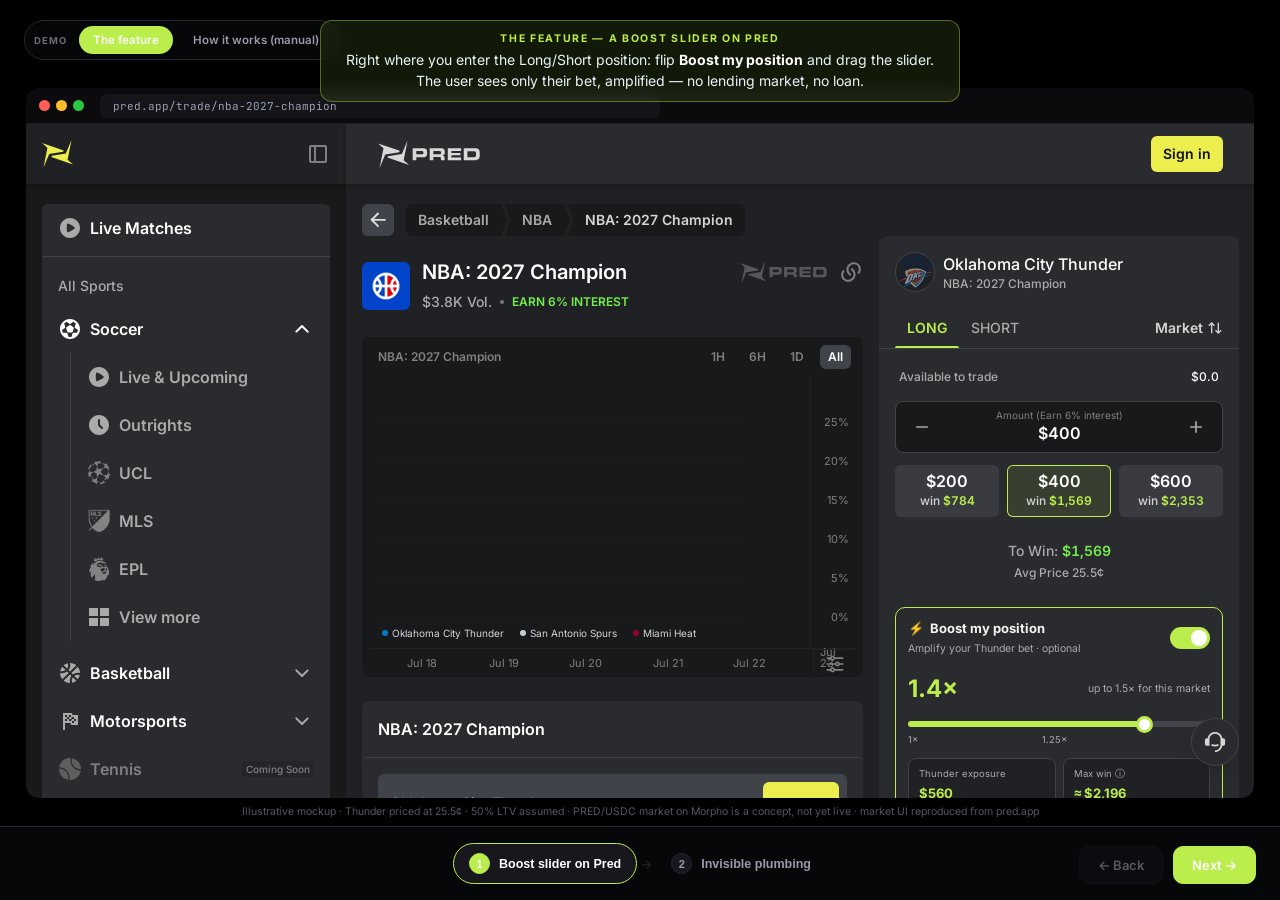
<file: index.html>
<!DOCTYPE html>
<html lang="en">
<head>
<meta charset="UTF-8">
<meta name="viewport" content="width=device-width, initial-scale=1.0">
<title>Pred → Morpho leverage walkthrough</title>
<link rel="preconnect" href="https://fonts.googleapis.com">
<link rel="preconnect" href="https://fonts.gstatic.com" crossorigin>
<link href="https://fonts.googleapis.com/css2?family=Inter:wght@400;500;600;700;800&family=Space+Mono:wght@400;700&family=JetBrains+Mono:wght@400;500&display=swap" rel="stylesheet">
<style>
  :root{
    --pv-cy-a:#A6DB2E; --pv-cy-b:#BBEE4D; --pv-cy:#BBEE4D;
    --pv-green:#73EE4D; --pv-red:#FF6A4D;
    --pv-surface:#101014; --pv-surface-2:#17171d; --pv-border:#26262e;
    --pv-text:#f2f2f6; --pv-dim:#9a9aa8; --pv-faint:#6b6b78;
    --mo-bg:#f5f5f5; --mo-card:#fafcff; --mo-fg:#191d20; --mo-border:rgba(25,29,32,.20);
    --mo-muted:rgba(25,29,32,.65); --mo-faint:rgba(25,29,32,.42);
    --mo-secondary:rgba(25,29,32,.08); --mo-green:#1f9d57; --mo-token:#BBEE4D;
    --r-md:16px; --r-sm:12px;
  }
  *{box-sizing:border-box;margin:0;padding:0}
  html,body{height:100%}
  body{font-family:'Inter',system-ui,sans-serif;background:#000;color:var(--pv-text);overflow:hidden}
  .stage{position:relative;width:100vw;height:100vh;display:flex;align-items:center;justify-content:center}
  .scene{position:absolute;inset:0;display:flex;align-items:center;justify-content:center;opacity:0;pointer-events:none;transition:opacity .45s ease;padding:78px 24px 92px}
  .scene.active{opacity:1;pointer-events:auto}
  .cap{position:fixed;top:20px;left:50%;transform:translateX(-50%);z-index:60;max-width:780px;text-align:center;background:color-mix(in srgb,var(--pv-cy) 10%,transparent);border:1px solid color-mix(in srgb,var(--pv-cy) 38%,transparent);padding:10px 22px;border-radius:12px;font-size:14px;line-height:1.5;color:#e8f6fa;backdrop-filter:blur(8px)}
  .cap b{color:#fff}
  .cap .t{font-size:10.5px;letter-spacing:.16em;text-transform:uppercase;color:var(--pv-cy);font-weight:700;display:block;margin-bottom:2px}
  .frame{width:min(1680px,96vw);height:calc(100vh - 190px);border-radius:13px;overflow:hidden;box-shadow:0 30px 90px rgba(0,0,0,.65);display:flex;flex-direction:column}
  .chrome{height:36px;flex:none;display:flex;align-items:center;gap:8px;padding:0 13px}
  .chrome .dots{display:flex;gap:6px}
  .chrome .dots i{width:11px;height:11px;border-radius:50%;display:block}
  .chrome .url{margin-left:8px;padding:5px 13px;border-radius:7px;font-family:'JetBrains Mono',monospace;font-size:11px;flex:1;max-width:560px}
  .body{flex:1;overflow:auto;position:relative}
  .body::-webkit-scrollbar{width:9px}
  .body::-webkit-scrollbar-thumb{background:rgba(120,120,140,.3);border-radius:9px}

  .pr .chrome{background:#0b0b0d;border-bottom:1px solid #1c1c22}
  .pr .chrome .url{background:#141419;color:#9aa0b4}
  .ifr{border:0;width:100%;flex:1;background:#020203}

  .mo .chrome{background:#e8e9ec;border-bottom:1px solid #d7d9df}
  .mo .chrome .url{background:#fff;color:#60646e;border:1px solid #dadce2}
  .mo .body{background:var(--mo-bg);color:var(--mo-fg);font-family:'Inter',sans-serif}
  .mo-top{background:#fff;border-bottom:1px solid var(--mo-border);padding:13px 26px;display:flex;align-items:center;gap:28px}
  .mo-logo{font-weight:600;font-size:15.5px;display:flex;align-items:center;gap:9px;color:var(--mo-fg);letter-spacing:-.01em}
  .mo-logo .m{width:22px;height:22px;border-radius:7px;background:var(--mo-fg);color:#fff;display:grid;place-items:center;font-size:12px;font-weight:700}
  .mo-logo .cv{font-size:11px;font-weight:500;color:var(--mo-muted)}
  .mo-nav{display:flex;gap:22px;font-size:13.5px;color:var(--mo-muted);font-weight:500}
  .mo-nav .on{color:var(--mo-fg);font-weight:600}
  .mo-right{margin-left:auto;display:flex;align-items:center;gap:12px}
  .mo-wallet{font-size:12.5px;font-family:'JetBrains Mono',monospace;background:#eef0f3;padding:7px 13px;border-radius:9px;color:#41454e}
  .mo-wrap{max-width:1180px;margin:0 auto;padding:24px 28px}
  .mo-layout{display:grid;grid-template-columns:1fr 332px;gap:26px}
  .mo-pair{display:flex;align-items:center;gap:13px;margin-bottom:22px}
  .mo-pair .pic{display:flex}
  .mo-pair .pic span{width:34px;height:34px;border-radius:50%;display:grid;place-items:center;color:#fff;font-weight:700;font-size:13px;border:2px solid var(--mo-card)}
  .mo-pair .pic .a{background:linear-gradient(135deg,#73EE4D,#BBEE4D)}
  .mo-pair .pic .b{background:var(--mo-token);margin-left:-12px}
  .mo-pair h1{font-size:23px;font-weight:600;letter-spacing:-.02em}
  .mo-pair .badge{font-size:10.5px;background:var(--mo-secondary);color:var(--mo-muted);padding:3px 9px;border-radius:6px;font-weight:600;align-self:center}
  .mo-stats{display:grid;grid-template-columns:repeat(4,1fr);gap:1px;background:var(--mo-border);border:1px solid var(--mo-border);border-radius:var(--r-md);overflow:hidden;margin-bottom:24px}
  .mo-stat{background:var(--mo-card);padding:16px 18px}
  .mo-stat .k{font-size:11.5px;color:var(--mo-muted);margin-bottom:6px}
  .mo-stat .v{font-size:19px;font-weight:600;letter-spacing:-.01em}
  .mo-stat .v small{font-size:11px;color:var(--mo-faint);font-weight:500;display:block;margin-top:2px}
  .mo-tabs2{display:flex;gap:24px;border-bottom:1px solid var(--mo-border);margin-bottom:20px;font-size:13.5px}
  .mo-tabs2 span{padding:0 0 12px;color:var(--mo-muted);cursor:pointer;font-weight:500;border-bottom:2px solid transparent;margin-bottom:-1px}
  .mo-tabs2 .on{color:var(--mo-fg);font-weight:600;border-bottom-color:var(--mo-fg)}
  .mo-h{font-size:16px;font-weight:600;margin:4px 0 14px;letter-spacing:-.01em}
  .mo-attrs{display:grid;grid-template-columns:1fr 1fr;gap:0 34px}
  .mo-attr{display:flex;justify-content:space-between;align-items:center;height:44px;border-bottom:1px solid var(--mo-border);font-size:13.5px}
  .mo-attr .k{color:var(--mo-muted);display:flex;align-items:center;gap:6px}
  .mo-attr .v{font-weight:600;display:flex;align-items:center;gap:7px}
  .pill2{font-size:11.5px;padding:3px 9px;border-radius:7px;font-weight:600;display:inline-flex;align-items:center;gap:5px}
  .pill2.y{background:color-mix(in srgb,#73EE4D 15%,transparent);color:#178a55}
  .pill2.u{background:color-mix(in srgb,#BBEE4D 13%,transparent);color:#0a7d96}
  .pill2 .d{width:14px;height:14px;border-radius:50%}
  .pill2.y .d{background:var(--pv-green)}
  .pill2.u .d{background:var(--mo-token)}
  .mo-note{margin-top:20px;font-size:12.5px;color:var(--mo-muted);line-height:1.6;background:var(--mo-card);border:1px solid var(--mo-border);border-radius:var(--r-md);padding:15px 17px}
  .mo-note b{color:var(--mo-fg)}
  .mo-panel{background:var(--mo-card);border:1px solid var(--mo-border);border-radius:20px;padding:18px;box-shadow:0 4px 20px rgba(25,29,32,.05)}
  .mo-seg{display:flex;gap:5px;background:var(--mo-secondary);padding:4px;border-radius:11px;margin-bottom:17px}
  .mo-seg span{flex:1;text-align:center;font-size:13px;font-weight:600;padding:8px;border-radius:8px;color:var(--mo-muted);cursor:pointer}
  .mo-seg .on{background:var(--mo-fg);color:#fff}
  .mfield{border:1px solid var(--mo-border);border-radius:var(--r-sm);padding:13px 14px;margin-bottom:11px;background:#fff}
  .mfield .top{display:flex;justify-content:space-between;font-size:11.5px;color:var(--mo-muted);margin-bottom:8px}
  .mfield .mid{display:flex;align-items:center;justify-content:space-between}
  .mfield .amt{font-size:23px;font-weight:600;letter-spacing:-.01em}
  .mtok{display:flex;align-items:center;gap:7px;font-size:13px;font-weight:600;background:#fff;border:1px solid var(--mo-border);padding:5px 11px;border-radius:999px}
  .mtok .d{width:18px;height:18px;border-radius:50%;display:grid;place-items:center;font-size:9px;color:#fff;font-weight:700}
  .mtok .d.y{background:var(--pv-green)}
  .mtok .d.u{background:var(--mo-token)}
  .mfield .sub{font-size:11.5px;color:var(--mo-muted);margin-top:7px}
  .mfield .sub b{color:var(--mo-fg)}
  .mhealth{margin:15px 2px}
  .mhealth .r{display:flex;justify-content:space-between;font-size:12.5px;margin-bottom:7px}
  .mhealth .hf{font-weight:700;color:var(--mo-green)}
  .mhealth .bar{height:8px;border-radius:999px;background:#e7e9ec;overflow:hidden}
  .mhealth .fill{height:100%;border-radius:999px;background:linear-gradient(90deg,#1f9d57,#5fd08d);width:45%;transition:width .6s}
  .mhealth .scale{display:flex;justify-content:space-between;font-size:10px;color:var(--mo-faint);margin-top:5px}
  .mo-cta{width:100%;border:none;border-radius:12px;padding:14px;font-family:inherit;font-size:14px;font-weight:600;cursor:pointer;background:var(--mo-fg);color:#fff;transition:opacity .2s;letter-spacing:-.01em}
  .mo-cta:hover{opacity:.88}
  .mledger{font-size:12.5px;color:var(--mo-muted);margin-top:15px;border-top:1px solid var(--mo-border);padding-top:13px}
  .mledger div{display:flex;justify-content:space-between;padding:4px 0}
  .mledger b{color:var(--mo-fg);font-weight:600}
  .mo-tablewrap{margin-top:26px}
  .mo-tablewrap h3{font-size:15px;font-weight:600;margin-bottom:12px}
  .mo-table{width:100%;border-collapse:collapse;font-size:12.5px;background:var(--mo-card);border:1px solid var(--mo-border);border-radius:var(--r-md);overflow:hidden}
  .mo-table th{text-align:left;color:var(--mo-muted);font-weight:500;padding:11px 16px;border-bottom:1px solid var(--mo-border);font-size:11.5px}
  .mo-table td{padding:11px 16px;border-bottom:1px solid var(--mo-border)}
  .mo-table tr:last-child td{border-bottom:none}
  .mo-table .you{background:color-mix(in srgb,#BBEE4D 5%,transparent)}
  .mo-table .addr{font-family:'JetBrains Mono',monospace;color:var(--mo-fg);display:flex;align-items:center;gap:7px}
  .mo-table .dotc{width:16px;height:16px;border-radius:50%;background:linear-gradient(135deg,#73EE4D,#BBEE4D)}
  .hfg{color:var(--mo-green);font-weight:600}

  .recap{width:min(1240px,94vw);text-align:center}
  .recap h2{font-family:'Space Mono',monospace;font-size:13px;letter-spacing:.18em;text-transform:uppercase;color:var(--pv-cy);margin-bottom:30px}
  .loop{display:flex;align-items:center;justify-content:center;gap:13px;flex-wrap:wrap;margin-bottom:34px}
  .node{background:var(--pv-surface);border:1px solid var(--pv-border);border-radius:14px;padding:18px 20px;width:200px}
  .node .s{font-size:10.5px;color:var(--pv-dim);font-weight:700;letter-spacing:.1em}
  .node .big{font-family:'Space Mono',monospace;font-size:20px;font-weight:700;color:#fff;margin:8px 0 3px}
  .node .sm{font-size:12px;color:var(--pv-dim)}
  .node.hi{border-color:var(--pv-green);box-shadow:0 0 30px color-mix(in srgb,var(--pv-green) 16%,transparent)}
  .node.hi .big{color:var(--pv-green)}
  .loop .ar{color:var(--pv-cy);font-size:22px}
  .recap-num{font-family:'Space Mono',monospace;font-size:64px;font-weight:700;color:#fff;line-height:1}
  .recap-num .x{color:var(--pv-green)}
  .recap-cap{font-size:14px;color:var(--pv-dim);margin-top:11px}
  .warn{margin-top:32px;display:flex;gap:22px;justify-content:center;flex-wrap:wrap}
  .warn .w{background:var(--pv-surface);border:1px solid var(--pv-border);border-left:3px solid var(--pv-green);border-radius:11px;padding:15px 18px;max-width:350px;text-align:left}
  .warn .w b{color:#fff;font-size:13px;display:block;margin-bottom:5px}
  .warn .w p{font-size:12.5px;color:var(--pv-dim);line-height:1.55}

  .nav{position:fixed;bottom:16px;right:24px;z-index:60;display:flex;gap:10px}
  .nav button{font-family:inherit;font-size:13px;font-weight:600;padding:10px 18px;border-radius:10px;cursor:pointer;border:1px solid var(--pv-border);background:var(--pv-surface-2);color:var(--pv-text);transition:all .2s}
  .nav button:hover{border-color:var(--pv-cy)}
  .nav button.primary{background:var(--pv-cy-b);border-color:var(--pv-cy-b);color:#fff}
  .nav button.primary:hover{background:var(--pv-cy-a)}
  .nav button:disabled{opacity:.35;cursor:default}
  .rail{position:fixed;left:0;right:0;bottom:0;z-index:55;height:74px;display:flex;align-items:center;justify-content:center;background:rgba(6,8,10,.9);backdrop-filter:blur(14px);border-top:1px solid var(--pv-border)}
  .steps{display:flex;align-items:center}
  .pill{display:flex;align-items:center;gap:9px;padding:9px 15px;border-radius:999px;font-size:12.5px;font-weight:600;color:var(--pv-dim);background:transparent;border:1px solid transparent;cursor:pointer;transition:all .25s;white-space:nowrap}
  .pill .n{width:21px;height:21px;border-radius:50%;display:grid;place-items:center;font-size:11px;background:var(--pv-surface-2);color:var(--pv-dim);border:1px solid var(--pv-border)}
  .pill.on{color:#fff;background:var(--pv-surface-2);border-color:var(--pv-cy-b)}
  .pill.on .n{background:var(--pv-cy-b);color:#fff;border-color:var(--pv-cy-b)}
  .pill.done .n{background:color-mix(in srgb,var(--pv-green) 20%,transparent);color:var(--pv-green);border-color:color-mix(in srgb,var(--pv-green) 40%,transparent)}
  .steps .ar{color:var(--pv-border);font-size:13px;margin:0 3px}
  .disclaimer{position:fixed;bottom:82px;left:0;right:0;text-align:center;font-size:10.5px;color:#565664;z-index:50}
  .chapters{position:fixed;top:20px;left:24px;z-index:60;display:flex;gap:6px;background:rgba(6,8,10,.8);border:1px solid var(--pv-border);border-radius:999px;padding:5px;backdrop-filter:blur(10px)}
  .chapters button{font-family:inherit;font-size:11.5px;font-weight:600;padding:7px 14px;border-radius:999px;border:none;cursor:pointer;background:transparent;color:var(--pv-dim);transition:all .2s;white-space:nowrap}
  .chapters button.on{background:var(--pv-cy-b);color:#fff}
  .chapters .lbl{font-size:9.5px;letter-spacing:.1em;text-transform:uppercase;color:var(--pv-faint);align-self:center;padding:0 6px 0 4px;font-weight:700}
</style>
</head>
<body>
<div class="chapters" id="chapters">
  <span class="lbl">Demo</span>
  <button class="on" onclick="setChapter(0)">The feature</button>
  <button onclick="setChapter(1)">How it works (manual)</button>
</div>
<div class="cap" id="cap"></div>
<div class="stage">

  <!-- scene 0 · manual step 1: existing position on the venue -->
  <section class="scene" data-scene="0">
    <div class="frame pr">
      <div class="chrome"><div class="dots"><i style="background:#ff5f57"></i><i style="background:#febc2e"></i><i style="background:#28c840"></i></div>
        <div class="url">pred.app/trade/nba-2027-champion</div></div>
      <iframe class="ifr" src="venue.html?view=1"></iframe>
    </div>
  </section>

  <!-- scene 1 · manual step 2: Morpho borrow -->
  <section class="scene" data-scene="1">
    <div class="frame mo">
      <div class="chrome"><div class="dots"><i style="background:#ff5f57"></i><i style="background:#febc2e"></i><i style="background:#28c840"></i></div>
        <div class="url">app.morpho.org/market/pred-usdc</div></div>
      <div class="body">
        <div class="mo-top">
          <div class="mo-logo"><span class="m">M</span>Morpho <span class="cv">▾</span></div>
          <div class="mo-nav"><span>Vaults</span><span class="on">Markets</span><span>Migration</span></div>
          <div class="mo-right"><span style="font-size:12.5px;color:var(--mo-muted)">Dashboard</span><span class="mo-wallet">0x8B8b…43c7</span></div>
        </div>
        <div class="mo-wrap">
          <div class="mo-layout">
            <div>
              <div class="mo-pair"><span class="pic"><span class="a">P</span><span class="b">$</span></span><h1>PRED / USDC</h1><span class="badge">Curated basket · 50%</span></div>
              <div class="mo-stats">
                <div class="mo-stat"><div class="k">Total Market Size ⓘ</div><div class="v">38.4M<small>38.4M USDC</small></div></div>
                <div class="mo-stat"><div class="k">Total Liquidity ⓘ</div><div class="v">11.2M<small>11.2M USDC</small></div></div>
                <div class="mo-stat"><div class="k">Markets pooled ⓘ</div><div class="v">142</div></div>
                <div class="mo-stat"><div class="k">Trusted By ⓘ</div><div class="v" style="font-size:14px">Sentora ◆</div></div>
              </div>
              <div class="mo-tabs2"><span class="on">Market</span><span>Rates</span><span>Risk</span><span>Activity</span><span>Your Position</span></div>
              <div class="mo-h">Market</div>
              <div style="font-size:12.5px;color:var(--mo-muted);font-weight:600;margin-bottom:8px">Market Attributes</div>
              <div class="mo-attrs">
                <div class="mo-attr"><span class="k">Collateral</span><span class="v"><span class="pill2 y"><span class="d"></span>NBA outrights basket</span> ⌕</span></div>
                <div class="mo-attr"><span class="k">Basket pricing</span><span class="v">curated · per-position oracle</span></div>
                <div class="mo-attr"><span class="k">Loan</span><span class="v"><span class="pill2 u"><span class="d"></span>USDC</span> ⌕</span></div>
                <div class="mo-attr"><span class="k">Eligible markets</span><span class="v">142 · maturity-dated</span></div>
                <div class="mo-attr"><span class="k">Liquidation LTV</span><span class="v">50%</span></div>
                <div class="mo-attr"><span class="k">Utilization ⓘ</span><span class="v">71.0%</span></div>
              </div>
              <div class="mo-note">One <b>aggregated</b> market, not one pool per question. Curated Pred outcome shares across <b>142 maturity-dated markets</b> back a single USDC pool — so lenders see a diversified book, not hundreds of thin pools. Each borrower posts the outcome shares for their own market; risk is spread across the basket.</div>
              <div class="mo-tablewrap">
                <h3>Borrowers — across pooled markets</h3>
                <table class="mo-table">
                  <tbody><tr><th>Borrower</th><th>Collateral (market)</th><th>Loan</th><th>Health</th></tr>
                  <tr class="you"><td><span class="addr"><span class="dotc"></span>0x8B8b…43c7 <span style="background:var(--mo-secondary);font-size:9px;padding:1px 5px;border-radius:4px;color:var(--mo-muted)">YOU</span></span></td><td>1,569 Thunder · NBA '27 Champion</td><td>160.00 USDC</td><td class="hfg">1.75</td></tr>
                  <tr><td><span class="addr"><span class="dotc"></span>0x7Da…4031</span></td><td>12,400 Long · UCL 2026-27 winner</td><td>3,180.0 USDC</td><td class="hfg">1.41</td></tr>
                  <tr><td><span class="addr"><span class="dotc"></span>0x44a…9F0a</span></td><td>8,900 Long · EPL 2026-27 title</td><td>1,902.4 USDC</td><td class="hfg">1.18</td></tr>
                  <tr><td><span class="addr"><span class="dotc"></span>0x18c…7b22</span></td><td>6,150 Long · F1 2027 champion</td><td>980.10 USDC</td><td class="hfg">1.30</td></tr>
                </tbody></table>
              </div>
            </div>
            <div>
              <div class="mo-panel">
                <div class="mo-seg"><span class="on">Borrow</span><span>Supply</span></div>
                <div class="mfield"><div class="top"><span>Supply Collateral · NBA '27 Champion Thunder</span><span>Max 1,569</span></div><div class="mid"><span class="amt">1,569</span><span class="mtok"><span class="d y">T</span>THUNDER</span></div><div class="sub">≈ <b>$400</b> · posted into the shared PRED pool</div></div>
                <div class="mfield"><div class="top"><span>Borrow USDC</span><span>Available 11.2M</span></div><div class="mid"><span class="amt">160</span><span class="mtok"><span class="d u">$</span>USDC</span></div><div class="sub">Ceiling at 50% LTV = <b>$200</b> · borrowing 160 keeps a buffer</div></div>
                <div class="mhealth"><div class="r"><span style="color:var(--mo-muted)">Health factor</span><span class="hf">1.75 · safe</span></div><div class="bar"><div class="fill"></div></div><div class="scale"><span>liquidation</span><span>safe</span></div></div>
                <button class="mo-cta" id="borrowBtn">Supply 1,569 THUNDER &amp; Borrow $160</button>
                <div class="mledger"><div><span>LTV used</span><b>40%</b></div><div><span>Liquidation level</span><b>Thunder ≤ 15%</b></div><div><span>You receive</span><b>$160</b></div></div>
              </div>
            </div>
          </div>
        </div>
      </div>
    </div>
  </section>

  <!-- scene 2 · manual step 3: buy more on the venue -->
  <section class="scene" data-scene="2">
    <div class="frame pr">
      <div class="chrome"><div class="dots"><i style="background:#ff5f57"></i><i style="background:#febc2e"></i><i style="background:#28c840"></i></div>
        <div class="url">pred.app/trade/nba-2027-champion</div></div>
      <iframe class="ifr" src="venue.html?view=2"></iframe>
    </div>
  </section>

  <!-- scene 3 · manual recap -->
  <section class="scene" data-scene="3">
    <div class="recap">
      <h2>The manual loop · what the slider automates</h2>
      <div class="loop">
        <div class="node"><div class="s">PRED</div><div class="big">$400</div><div class="sm">Thunder position</div></div>
        <span class="ar">→</span>
        <div class="node"><div class="s">PRED/USDC POOL</div><div class="big">collateral</div><div class="sm">1,569 Thunder into shared book</div></div>
        <span class="ar">→</span>
        <div class="node"><div class="s">BORROW</div><div class="big">$160</div><div class="sm">at 50% LTV</div></div>
        <span class="ar">→</span>
        <div class="node hi"><div class="s">PRED</div><div class="big">$560</div><div class="sm">Thunder position</div></div>
      </div>
      <div class="recap-num">1.4<span class="x">×</span></div>
      <div class="recap-cap">A pro can run this by hand. The "Boost my position" slider does the same four steps in one click — and adds the auto-unwind before resolution.</div>
      <div class="warn">
        <div class="w"><b>Leverage cuts both ways</b><p>If Thunder falls below 15% the loan can be liquidated. More size means a thinner margin for being wrong.</p></div>
        <div class="w"><b>The hard part: near-resolution pricing</b><p>Close to resolution, Thunder snaps toward 0% or 100% and liquidity thins. Pricing that collateral safely is what we're still solving.</p></div>
      </div>
    </div>
  </section>

  <!-- scene 4 · the feature: boost slider on the venue -->
  <section class="scene active" data-scene="4">
    <div class="frame pr">
      <div class="chrome"><div class="dots"><i style="background:#ff5f57"></i><i style="background:#febc2e"></i><i style="background:#28c840"></i></div>
        <div class="url">pred.app/trade/nba-2027-champion</div></div>
      <iframe class="ifr" src="venue.html?view=3"></iframe>
    </div>
  </section>

  <!-- scene 5 · feature recap -->
  <section class="scene" data-scene="5">
    <div class="recap">
      <h2>One slider on Pred · the plumbing stays invisible</h2>
      <div class="loop">
        <div class="node"><div class="s">USER SEES</div><div class="big">a slider</div><div class="sm">"Boost my position"</div></div>
        <span class="ar">→</span>
        <div class="node"><div class="s">HIDDEN</div><div class="big">lend / borrow</div><div class="sm">runs under the hood</div></div>
        <span class="ar">→</span>
        <div class="node hi"><div class="s">USER GETS</div><div class="big">up to 1.5×</div><div class="sm">on their Thunder bet</div></div>
        <span class="ar">→</span>
        <div class="node"><div class="s">AUTO</div><div class="big">winds down</div><div class="sm">before resolution</div></div>
      </div>
      <div class="recap-cap" style="margin-bottom:30px">The trader never sees a lending market, a loan, or a health factor. They pick a side, drag a slider, and buy. That native experience is the product the prediction market sells — not a raw pool a user has to operate themselves.</div>
      <div class="warn">
        <div class="w"><b>What the user sees vs. what runs</b><p>User-facing: boost slider, "max win," "most you can lose," auto-protection. Hidden: the collateralized borrow, LTV, liquidation engine, and the pre-close unwind.</p></div>
        <div class="w"><b>Still being solved</b><p>Aggregated curated liquidity across markets, curation to exclude open-ended-resolution events, and the near-resolution pricing oracle. The borrow layer is the part the prediction market never has to build.</p></div>
      </div>
    </div>
  </section>

</div>
<div class="disclaimer">Illustrative mockup · Thunder priced at 25.5¢ · 50% LTV assumed · PRED/USDC market on Morpho is a concept, not yet live · market UI reproduced from pred.app</div>
<div class="nav"><button id="prev" onclick="go(-1)" disabled>← Back</button><button id="next" class="primary" onclick="go(1)">Next →</button></div>
<div class="rail"><div class="steps" id="steps"></div></div>
<script>
const allScenes=[...document.querySelectorAll('.scene')];
const chapterScenes=[[4,5],[0,1,2,3]];
const captions={
  0:{t:'Manual method — Step 1',h:'A pro can do this by hand. Start with a <b>$400 Thunder position</b> on the NBA 2027 Champion market.'},
  1:{t:'Manual method — Step 2',h:'Thunder shares are outcome tokens. Supply them to the aggregated <b>PRED/USDC pool on Morpho</b> — one curated book across 142 markets — and borrow <b>$160</b> at 50% LTV.'},
  2:{t:'Manual method — Step 3',h:'Buy more Thunder with the 160. The <b>$400 position becomes $560</b> — a 1.4× boost, nothing sold.'},
  3:{t:'Manual method — under the hood',h:'This is exactly what the boost slider automates. Same loop, same caveats — done by hand instead of one click.'},
  4:{t:'The feature — a boost slider on Pred',h:'Right where you enter the Long/Short position: flip <b>Boost my position</b> and drag the slider. The user sees only their bet, amplified — no lending market, no loan.'},
  5:{t:'The plumbing stays invisible',h:'Pick a side, drag a slider, buy. The borrow layer runs out of sight and winds down on its own before resolution. That native feel is the product.'}
};
const labelsByChapter=[['Boost slider on Pred','Invisible plumbing'],['Position','Borrow on Morpho','Buy more Thunder','Under the hood']];
let chapter=0, local=0;

const stepsEl=document.getElementById('steps');
function buildRail(){
  stepsEl.innerHTML='';
  labelsByChapter[chapter].forEach((l,idx)=>{
    if(idx>0){const a=document.createElement('span');a.className='ar';a.textContent='→';stepsEl.appendChild(a);}
    const p=document.createElement('button');p.className='pill';p.innerHTML=`<span class="n">${idx+1}</span>${l}`;p.onclick=()=>{local=idx;render();};stepsEl.appendChild(p);
  });
}
function setChapter(c){
  chapter=c;local=0;
  document.querySelectorAll('.chapters button').forEach((b,idx)=>b.classList.toggle('on',idx===c));
  buildRail();render();
}
function curScene(){return chapterScenes[chapter][local];}
function render(){
  const sc=curScene();
  allScenes.forEach((s,idx)=>s.classList.toggle('active',idx===sc));
  document.querySelectorAll('.pill').forEach((p,idx)=>{p.classList.toggle('on',idx===local);p.classList.toggle('done',idx<local);});
  const c=captions[sc];document.getElementById('cap').innerHTML=`<span class="t">${c.t}</span>${c.h}`;
  document.getElementById('prev').disabled=(local===0);
  const last=chapterScenes[chapter].length-1;
  document.getElementById('next').textContent=(local===last)?'Restart ↺':'Next →';
}
function go(d){
  const last=chapterScenes[chapter].length-1;
  if(local===last&&d>0){local=0;reset();render();return;}
  local=Math.max(0,Math.min(last,local+d));render();
}
function reset(){
  const b=document.getElementById('borrowBtn');
  if(b){b.textContent='Supply 1,569 THUNDER & Borrow $160';b.style.background='var(--mo-fg)';}
  document.querySelectorAll('iframe').forEach(f=>{try{f.contentWindow.location.reload()}catch(e){f.src=f.src}});
}
document.getElementById('borrowBtn').addEventListener('click',function(){this.textContent='✓ Borrowed — $160 in wallet';this.style.background='var(--mo-green)';});
document.addEventListener('keydown',e=>{if(e.key==='ArrowRight')go(1);if(e.key==='ArrowLeft')go(-1);});
buildRail();render();
</script>
</body></html>
</file>
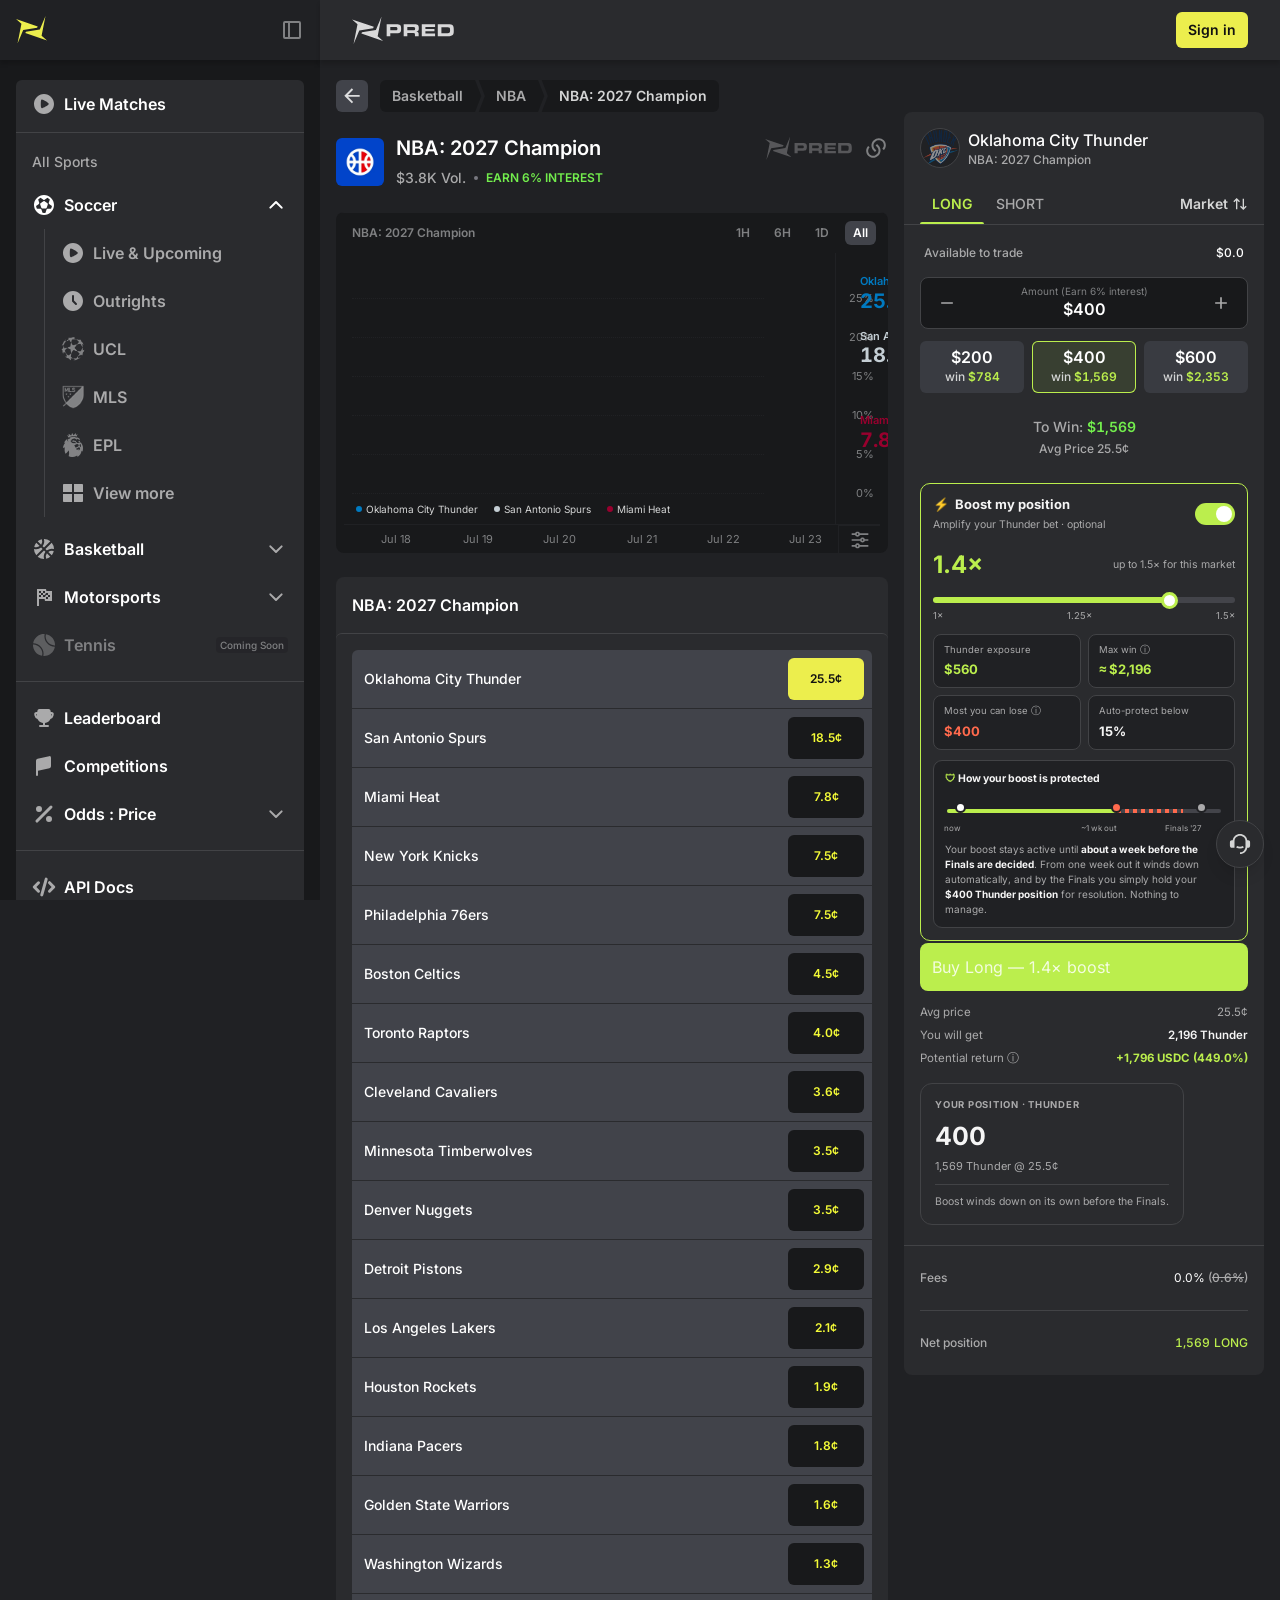
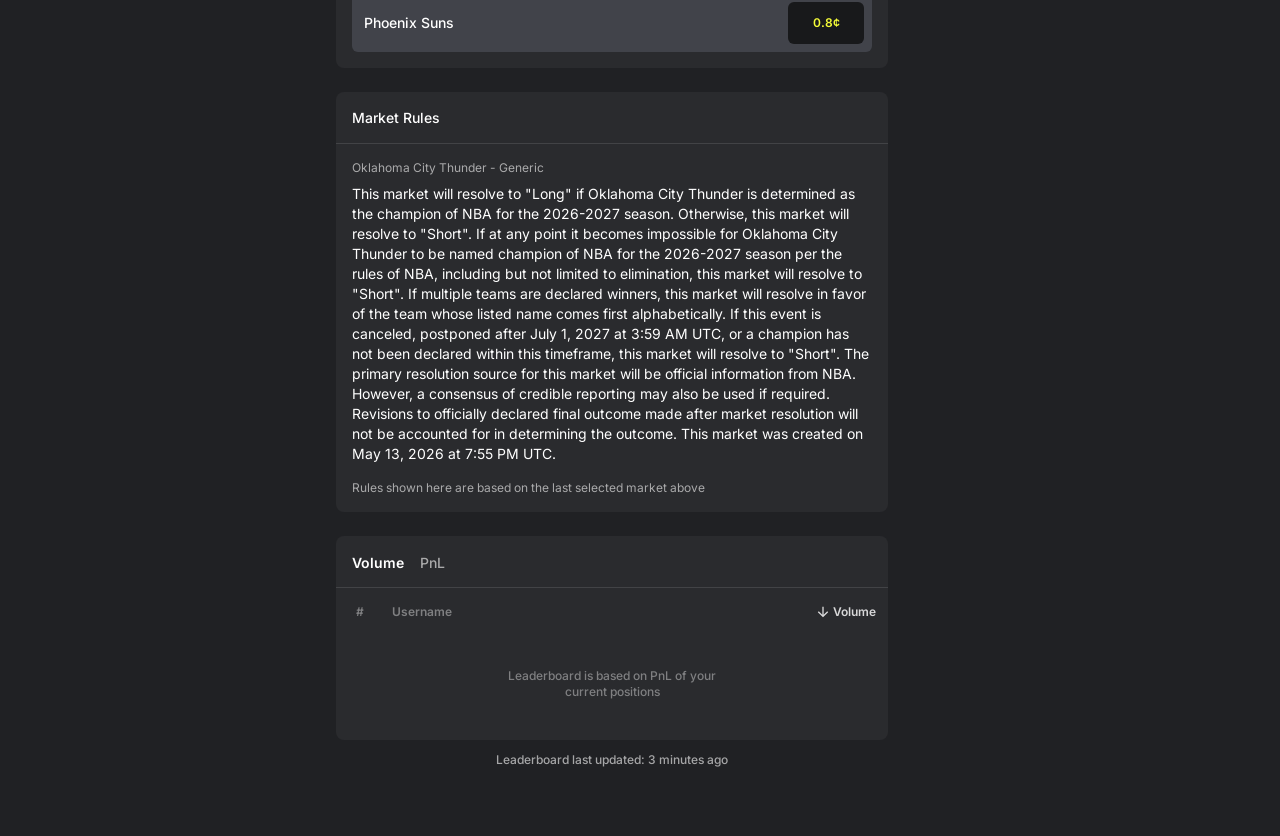
<file: venue.html>
<!DOCTYPE html>
<html lang="en">
<head>
<meta charset="utf-8">
<meta name="viewport" content="width=device-width, initial-scale=1">
<title>Pred | The Sports Prediction Exchange™</title>
<link rel="stylesheet" href="css/venue-0.css">
<link rel="stylesheet" href="css/venue-1.css">
<link rel="stylesheet" href="css/venue-2.css">
<link rel="stylesheet" href="css/venue-3.css">
<link rel="stylesheet" href="css/venue-4.css">
<link rel="stylesheet" href="css/venue-5.css">
<link rel="stylesheet" href="css/venue-6.css">
<link rel="stylesheet" href="css/venue-7.css">








</head>
<body >
  <!-- Google Tag Manager (noscript) — container GTM-K9SZR6NG -->
  
  <!-- End Google Tag Manager (noscript) -->
  <div id="root"><div class="min-h-screen w-full bg-background-base text-gray-200 flex items-start"><aside class="shrink-0 sticky top-0 h-screen bg-background-surface overflow-hidden flex flex-col transition-[width] duration-[340ms] ease-[cubic-bezier(0.4,0,0.2,1)] motion-reduce:transition-none" style="width: 320px;"><div class="relative z-10 h-[60px] shrink-0 bg-background-base shadow-[0_4px_4px_rgba(0,0,0,0.16)]"><button type="button" aria-label="Go to home" aria-hidden="false" tabindex="0" class="absolute left-4 top-1/2 size-8 shrink-0 cursor-pointer transition-opacity duration-150 ease-[cubic-bezier(0.4,0,0.2,1)] motion-reduce:transition-none active:scale-[0.96]" style="transform: translateY(-50%); opacity: 1; pointer-events: auto;"><img alt="Pred" class="w-8 h-8" src="data:image/svg+xml,%3csvg%20width='32'%20height='28'%20viewBox='0%200%2032%2028'%20fill='none'%20xmlns='http://www.w3.org/2000/svg'%3e%3cg%20clip-path='url(%23clip0_3065_107978)'%3e%3cpath%20d='M7.21423%2013.9244L21.069%2011.734L21.7296%2010.3955L0%203.05957L5.44109%207.73578L1.52976%2027.5184L7.21423%2013.9244Z'%20fill='%23ECEE4D'/%3e%3cpath%20d='M23.8162%2013.5767L9.96136%2015.7844L9.30078%2017.1055L31.0304%2024.4588L25.5893%2019.7652L29.5006%200L23.8162%2013.5767Z'%20fill='%23ECEE4D'/%3e%3c/g%3e%3cdefs%3e%3cclipPath%20id='clip0_3065_107978'%3e%3crect%20width='31.0299'%20height='27.5184'%20fill='white'/%3e%3c/clipPath%3e%3c/defs%3e%3c/svg%3e"></button><button type="button" aria-label="Close sidebar" class="absolute right-3 top-1/2 size-8 flex items-center justify-center cursor-pointer text-gray-shades-400 hover:text-gray-shades-100 active:text-gray-shades-100 transition duration-150 active:scale-[0.96]" style="transform: translateY(-50%);"><svg xmlns="http://www.w3.org/2000/svg" xmlns:xlink="http://www.w3.org/1999/xlink" aria-hidden="true" role="img" class="iconify iconify--mingcute" width="24" height="24" viewBox="0 0 24 24"><g fill="none" fill-rule="evenodd"><path d="m12.593 23.258l-.011.002l-.071.035l-.02.004l-.014-.004l-.071-.035q-.016-.005-.024.005l-.004.01l-.017.428l.005.02l.01.013l.104.074l.015.004l.012-.004l.104-.074l.012-.016l.004-.017l-.017-.427q-.004-.016-.017-.018m.265-.113l-.013.002l-.185.093l-.01.01l-.003.011l.018.43l.005.012l.008.007l.201.093q.019.005.029-.008l.004-.014l-.034-.614q-.005-.018-.02-.022m-.715.002a.02.02 0 0 0-.027.006l-.006.014l-.034.614q.001.018.017.024l.015-.002l.201-.093l.01-.008l.004-.011l.017-.43l-.003-.012l-.01-.01z"></path><path fill="currentColor" d="M5 3a2 2 0 0 0-2 2v14a2 2 0 0 0 2 2h14a2 2 0 0 0 2-2V5a2 2 0 0 0-2-2zm5 2h9v14h-9zM8 5H5v14h3z"></path></g></svg></button></div><div class="relative flex-1 min-h-0"><div class="absolute inset-0 overflow-y-auto hide-scrollbar" style="width: 320px; opacity: 1; transform: none;"><div class="px-4 pb-4 flex flex-col gap-4 pt-5"><div class="bg-background-elevated-1 rounded-md overflow-hidden flex flex-col pb-3"><button type="button" class="group relative w-full flex items-center justify-between pl-4 pr-5 py-3 cursor-pointer hover:bg-list-hover transition-colors"><div class="flex items-center gap-2"><svg xmlns="http://www.w3.org/2000/svg" xmlns:xlink="http://www.w3.org/1999/xlink" aria-hidden="true" role="img" class="iconify iconify--mingcute shrink-0 text-gray-shades-300 group-hover:text-gray-shades-100" width="24" height="24" viewBox="0 0 24 24"><g fill="none"><path d="m12.593 23.258l-.011.002l-.071.035l-.02.004l-.014-.004l-.071-.035q-.016-.005-.024.005l-.004.01l-.017.428l.005.02l.01.013l.104.074l.015.004l.012-.004l.104-.074l.012-.016l.004-.017l-.017-.427q-.004-.016-.017-.018m.265-.113l-.013.002l-.185.093l-.01.01l-.003.011l.018.43l.005.012l.008.007l.201.093q.019.005.029-.008l.004-.014l-.034-.614q-.005-.018-.02-.022m-.715.002a.02.02 0 0 0-.027.006l-.006.014l-.034.614q.001.018.017.024l.015-.002l.201-.093l.01-.008l.004-.011l.017-.43l-.003-.012l-.01-.01z"></path><path fill="currentColor" d="M12 2c5.523 0 10 4.477 10 10s-4.477 10-10 10S2 17.523 2 12S6.477 2 12 2M8.964 8.65l-.053.5l-.03.333l-.042.6l-.024.46l-.018.505l-.01.549v.578l.01.549l.018.506l.024.46l.042.6l.071.73l.013.102a1.192 1.192 0 0 0 1.651.954l.456-.202l.651-.309l.39-.196l.43-.224l.466-.253l.498-.282l.493-.29l.231-.14l.43-.27l.388-.25l.342-.229l.653-.46l.177-.131a1.192 1.192 0 0 0-.001-1.908l-.406-.297l-.275-.193l-.32-.218l-.565-.368l-.428-.268l-.47-.282l-.499-.288l-.478-.265l-.447-.238l-.41-.21l-.54-.263l-.439-.202l-.23-.102l-.095-.04a1.192 1.192 0 0 0-1.654.952"></path></g></svg><span class="text-base font-semibold leading-6 text-gray-shades-100">Live Matches</span></div></button><div class="mt-1 mb-3 border-t border-border-primary"></div><div class="px-4 pt-1 pb-2"><span class="text-sm font-medium leading-5 text-gray-shades-300">All Sports</span></div><div><button type="button" class="group w-full flex items-center justify-between px-4 py-3 cursor-pointer hover:bg-list-hover transition-colors"><div class="flex items-center gap-2 min-w-0"><svg xmlns="http://www.w3.org/2000/svg" xmlns:xlink="http://www.w3.org/1999/xlink" aria-hidden="true" role="img" class="iconify iconify--mingcute shrink-0 text-gray-shades-100" width="24" height="24" viewBox="0 0 24 24"><g fill="none"><path d="m12.594 23.258l-.012.002l-.071.035l-.02.004l-.014-.004l-.071-.036q-.016-.004-.024.006l-.004.01l-.017.428l.005.02l.01.013l.104.074l.015.004l.012-.004l.104-.074l.012-.016l.004-.017l-.017-.427q-.004-.016-.016-.018m.264-.113l-.014.002l-.184.093l-.01.01l-.003.011l.018.43l.005.012l.008.008l.201.092q.019.005.029-.008l.004-.014l-.034-.614q-.005-.019-.02-.022m-.715.002a.02.02 0 0 0-.027.006l-.006.014l-.034.614q.001.018.017.024l.015-.002l.201-.093l.01-.008l.003-.011l.018-.43l-.003-.012l-.01-.01z"></path><path fill="currentColor" d="M12 2c5.523 0 10 4.477 10 10s-4.477 10-10 10S2 17.523 2 12S6.477 2 12 2m3.408 2.76l-2.82 2.049a1 1 0 0 1-1.067.069l-.109-.069l-2.82-2.049a8 8 0 0 0-2.19 1.525l-.234.239l1.077 3.313a1 1 0 0 1-.264 1.036l-.1.082l-2.819 2.048c.114.91.38 1.771.773 2.559l.153.292h3.485a1 1 0 0 1 .909.582l.042.109l1.078 3.315a8 8 0 0 0 2.63.06l.367-.06l1.077-3.315a1 1 0 0 1 .834-.684l.117-.007h3.485a8 8 0 0 0 .876-2.512l.05-.339l-2.82-2.048a1 1 0 0 1-.395-.994l.032-.124l1.077-3.313A8 8 0 0 0 15.71 4.91zm-3.996 3.431a1 1 0 0 1 1.067-.069l.109.069l2.853 2.073a1 1 0 0 1 .395.993l-.032.125l-1.09 3.354a1 1 0 0 1-.834.684l-.117.007h-3.526a1 1 0 0 1-.909-.582l-.042-.109l-1.09-3.354a1 1 0 0 1 .264-1.036l.1-.082z"></path></g></svg><span class="text-base font-semibold leading-6 text-gray-shades-100 truncate">Soccer</span></div><svg xmlns="http://www.w3.org/2000/svg" xmlns:xlink="http://www.w3.org/1999/xlink" aria-hidden="true" role="img" class="iconify iconify--mingcute transition-transform duration-200 rotate-180 size-6 shrink-0 text-gray-shades-100" aria-label="Arrow up" width="1em" height="1em" viewBox="0 0 24 24"><g fill="none" fill-rule="evenodd"><path d="M24 0v24H0V0zM12.593 23.258l-.011.002l-.071.035l-.02.004l-.014-.004l-.071-.035q-.016-.005-.024.005l-.004.01l-.017.428l.005.02l.01.013l.104.074l.015.004l.012-.004l.104-.074l.012-.016l.004-.017l-.017-.427q-.004-.016-.017-.018m.265-.113l-.013.002l-.185.093l-.01.01l-.003.011l.018.43l.005.012l.008.007l.201.093q.019.005.029-.008l.004-.014l-.034-.614q-.005-.019-.02-.022m-.715.002a.02.02 0 0 0-.027.006l-.006.014l-.034.614q.001.018.017.024l.015-.002l.201-.093l.01-.008l.004-.011l.017-.43l-.003-.012l-.01-.01z"></path><path fill="currentColor" d="M12.707 15.707a1 1 0 0 1-1.414 0L5.636 10.05A1 1 0 1 1 7.05 8.636l4.95 4.95l4.95-4.95a1 1 0 0 1 1.414 1.414z"></path></g></svg></button><div style="display: grid; grid-template-rows: 1fr; opacity: 1;"><div style="overflow: hidden; min-height: 0px;"><div class="pb-2" style="padding-left: 28px;"><div class="border-l border-border-primary"><span class="inline-flex w-full"><button type="button" class="group relative w-full flex items-center gap-2 pl-4 pr-5 py-3 transition-colors cursor-pointer hover:bg-list-hover"><svg xmlns="http://www.w3.org/2000/svg" xmlns:xlink="http://www.w3.org/1999/xlink" aria-hidden="true" role="img" class="iconify iconify--mingcute shrink-0 transition-colors text-gray-shades-300 group-hover:text-gray-shades-100" width="24" height="24" viewBox="0 0 24 24"><g fill="none"><path d="m12.593 23.258l-.011.002l-.071.035l-.02.004l-.014-.004l-.071-.035q-.016-.005-.024.005l-.004.01l-.017.428l.005.02l.01.013l.104.074l.015.004l.012-.004l.104-.074l.012-.016l.004-.017l-.017-.427q-.004-.016-.017-.018m.265-.113l-.013.002l-.185.093l-.01.01l-.003.011l.018.43l.005.012l.008.007l.201.093q.019.005.029-.008l.004-.014l-.034-.614q-.005-.018-.02-.022m-.715.002a.02.02 0 0 0-.027.006l-.006.014l-.034.614q.001.018.017.024l.015-.002l.201-.093l.01-.008l.004-.011l.017-.43l-.003-.012l-.01-.01z"></path><path fill="currentColor" d="M12 2c5.523 0 10 4.477 10 10s-4.477 10-10 10S2 17.523 2 12S6.477 2 12 2M8.964 8.65l-.053.5l-.03.333l-.042.6l-.024.46l-.018.505l-.01.549v.578l.01.549l.018.506l.024.46l.042.6l.071.73l.013.102a1.192 1.192 0 0 0 1.651.954l.456-.202l.651-.309l.39-.196l.43-.224l.466-.253l.498-.282l.493-.29l.231-.14l.43-.27l.388-.25l.342-.229l.653-.46l.177-.131a1.192 1.192 0 0 0-.001-1.908l-.406-.297l-.275-.193l-.32-.218l-.565-.368l-.428-.268l-.47-.282l-.499-.288l-.478-.265l-.447-.238l-.41-.21l-.54-.263l-.439-.202l-.23-.102l-.095-.04a1.192 1.192 0 0 0-1.654.952"></path></g></svg><span class="text-base font-semibold leading-6 truncate min-w-0 transition-colors text-gray-shades-300 group-hover:text-gray-shades-100">Live &amp; Upcoming</span></button></span><span class="inline-flex w-full"><button type="button" class="group relative w-full flex items-center gap-2 pl-4 pr-5 py-3 transition-colors cursor-pointer hover:bg-list-hover"><svg xmlns="http://www.w3.org/2000/svg" xmlns:xlink="http://www.w3.org/1999/xlink" aria-hidden="true" role="img" class="iconify iconify--mingcute shrink-0 transition-colors text-gray-shades-300 group-hover:text-gray-shades-100" width="24" height="24" viewBox="0 0 24 24"><g fill="none"><path d="m12.593 23.258l-.011.002l-.071.035l-.02.004l-.014-.004l-.071-.035q-.016-.005-.024.005l-.004.01l-.017.428l.005.02l.01.013l.104.074l.015.004l.012-.004l.104-.074l.012-.016l.004-.017l-.017-.427q-.004-.016-.017-.018m.265-.113l-.013.002l-.185.093l-.01.01l-.003.011l.018.43l.005.012l.008.007l.201.093q.019.005.029-.008l.004-.014l-.034-.614q-.005-.018-.02-.022m-.715.002a.02.02 0 0 0-.027.006l-.006.014l-.034.614q.001.018.017.024l.015-.002l.201-.093l.01-.008l.004-.011l.017-.43l-.003-.012l-.01-.01z"></path><path fill="currentColor" d="M12 2c5.523 0 10 4.477 10 10s-4.477 10-10 10S2 17.523 2 12S6.477 2 12 2m0 4a1 1 0 0 0-1 1v5a1 1 0 0 0 .293.707l3 3a1 1 0 0 0 1.414-1.414L13 11.586V7a1 1 0 0 0-1-1"></path></g></svg><span class="text-base font-semibold leading-6 truncate min-w-0 transition-colors text-gray-shades-300 group-hover:text-gray-shades-100">Outrights</span></button></span><button type="button" class="group relative w-full flex items-center gap-2 pl-4 pr-5 py-3 cursor-pointer hover:bg-list-hover transition-colors"><div class="size-6 flex items-center justify-center shrink-0"><img alt="" class="size-full object-contain transition-opacity duration-150 ease-out opacity-50 group-hover:opacity-100" src="img/e1e7ac56-UCL_Active_128x128.png"></div><span class="text-base font-semibold leading-6 truncate min-w-0 transition-colors text-gray-shades-300 group-hover:text-gray-shades-100">UCL</span></button><button type="button" class="group relative w-full flex items-center gap-2 pl-4 pr-5 py-3 cursor-pointer hover:bg-list-hover transition-colors"><div class="size-6 flex items-center justify-center shrink-0"><img alt="" class="size-full object-contain transition-opacity duration-150 ease-out opacity-50 group-hover:opacity-100" src="img/097b0c9f-MLS_Active_1_128x128.png"></div><span class="text-base font-semibold leading-6 truncate min-w-0 transition-colors text-gray-shades-300 group-hover:text-gray-shades-100">MLS</span></button><button type="button" class="group relative w-full flex items-center gap-2 pl-4 pr-5 py-3 cursor-pointer hover:bg-list-hover transition-colors"><div class="size-6 flex items-center justify-center shrink-0"><img alt="" class="size-full object-contain transition-opacity duration-150 ease-out opacity-50 group-hover:opacity-100" src="img/af9ab32d-EPL_Active_48x48.png"></div><span class="text-base font-semibold leading-6 truncate min-w-0 transition-colors text-gray-shades-300 group-hover:text-gray-shades-100">EPL</span></button><button type="button" class="group w-full flex items-center gap-2 pl-4 pr-5 py-3 cursor-pointer hover:bg-list-hover transition-colors"><svg width="24" height="24" viewBox="0 0 24 24" fill="none" class="shrink-0 text-gray-shades-300 group-hover:text-gray-shades-100 transition-colors" xmlns="http://www.w3.org/2000/svg"><path d="M22 12.999V20C22 20.2652 21.8946 20.5196 21.7071 20.7071C21.5196 20.8946 21.2652 21 21 21H13V12.999H22ZM11 12.999V21H3C2.73478 21 2.48043 20.8946 2.29289 20.7071C2.10536 20.5196 2 20.2652 2 20V12.999H11V12.999ZM11 3V10.999H2V4C2 3.73478 2.10536 3.48043 2.29289 3.29289C2.48043 3.10536 2.73478 3 3 3H11ZM21 3C21.2652 3 21.5196 3.10536 21.7071 3.29289C21.8946 3.48043 22 3.73478 22 4V10.999H13V3H21Z" fill="currentColor"></path></svg><span class="text-base font-semibold leading-6 text-gray-shades-300 group-hover:text-gray-shades-100 truncate min-w-0 transition-colors">View more</span></button></div></div></div></div></div><div><button type="button" class="group w-full flex items-center justify-between px-4 py-3 cursor-pointer hover:bg-list-hover transition-colors"><div class="flex items-center gap-2 min-w-0"><svg xmlns="http://www.w3.org/2000/svg" xmlns:xlink="http://www.w3.org/1999/xlink" aria-hidden="true" role="img" class="iconify iconify--mingcute shrink-0 text-gray-shades-300 group-hover:text-gray-shades-100" width="24" height="24" viewBox="0 0 24 24"><g fill="none"><path d="m12.594 23.258l-.012.002l-.071.035l-.02.004l-.014-.004l-.071-.036q-.016-.004-.024.006l-.004.01l-.017.428l.005.02l.01.013l.104.074l.015.004l.012-.004l.104-.074l.012-.016l.004-.017l-.017-.427q-.004-.016-.016-.018m.264-.113l-.014.002l-.184.093l-.01.01l-.003.011l.018.43l.005.012l.008.008l.201.092q.019.005.029-.008l.004-.014l-.034-.614q-.005-.019-.02-.022m-.715.002a.02.02 0 0 0-.027.006l-.006.014l-.034.614q.001.018.017.024l.015-.002l.201-.093l.01-.008l.003-.011l.018-.43l-.003-.012l-.01-.01z"></path><path fill="currentColor" d="m12 13.414l1.458 1.458A8 8 0 0 0 12.091 22a9.97 9.97 0 0 1-6.138-2.034l-.282-.223zm2.887 2.887l3.442 3.442a9.94 9.94 0 0 1-4.21 2.031a6.01 6.01 0 0 1 .768-5.473m-5.76-5.759L10.587 12l-6.33 6.329A9.97 9.97 0 0 1 2 11.909a8 8 0 0 0 7.128-1.367Zm12.647 3.576a9.9 9.9 0 0 1-1.8 3.918l-.23.293l-3.443-3.442a6.01 6.01 0 0 1 5.473-.769m-2.03-8.447A9.97 9.97 0 0 1 22 12.09a8 8 0 0 0-6.878 1.18l-.25.187L13.414 12zM11.908 2a9.97 9.97 0 0 1 6.138 2.033l.282.223L12 10.586l-1.458-1.458A8 8 0 0 0 11.909 2ZM4.257 5.67l3.442 3.442a6.01 6.01 0 0 1-5.473.769a9.94 9.94 0 0 1 2.03-4.211Zm5.625-3.445a6.01 6.01 0 0 1-.611 5.24l-.158.233L5.67 4.257a9.94 9.94 0 0 1 4.21-2.031Z"></path></g></svg><span class="text-base font-semibold leading-6 text-gray-shades-100 truncate">Basketball</span></div><svg xmlns="http://www.w3.org/2000/svg" xmlns:xlink="http://www.w3.org/1999/xlink" aria-hidden="true" role="img" class="iconify iconify--mingcute transition-transform duration-200 size-6 shrink-0 text-gray-shades-300 group-hover:text-gray-shades-100" aria-label="Arrow down" width="1em" height="1em" viewBox="0 0 24 24"><g fill="none" fill-rule="evenodd"><path d="M24 0v24H0V0zM12.593 23.258l-.011.002l-.071.035l-.02.004l-.014-.004l-.071-.035q-.016-.005-.024.005l-.004.01l-.017.428l.005.02l.01.013l.104.074l.015.004l.012-.004l.104-.074l.012-.016l.004-.017l-.017-.427q-.004-.016-.017-.018m.265-.113l-.013.002l-.185.093l-.01.01l-.003.011l.018.43l.005.012l.008.007l.201.093q.019.005.029-.008l.004-.014l-.034-.614q-.005-.019-.02-.022m-.715.002a.02.02 0 0 0-.027.006l-.006.014l-.034.614q.001.018.017.024l.015-.002l.201-.093l.01-.008l.004-.011l.017-.43l-.003-.012l-.01-.01z"></path><path fill="currentColor" d="M12.707 15.707a1 1 0 0 1-1.414 0L5.636 10.05A1 1 0 1 1 7.05 8.636l4.95 4.95l4.95-4.95a1 1 0 0 1 1.414 1.414z"></path></g></svg></button></div><div><button type="button" class="group w-full flex items-center justify-between px-4 py-3 cursor-pointer hover:bg-list-hover transition-colors"><div class="flex items-center gap-2 min-w-0"><svg xmlns="http://www.w3.org/2000/svg" xmlns:xlink="http://www.w3.org/1999/xlink" aria-hidden="true" role="img" class="iconify iconify--mdi shrink-0 text-gray-shades-300 group-hover:text-gray-shades-100" width="24" height="24" viewBox="0 0 24 24"><path fill="currentColor" d="M14.4 6H20v10h-7l-.4-2H7v7H5V4h9zm-.4 8h2v-2h2v-2h-2V8h-2v2l-1-2V6h-2v2H9V6H7v2h2v2H7v2h2v-2h2v2h2v-2l1 2zm-3-4V8h2v2zm3 0h2v2h-2z"></path></svg><span class="text-base font-semibold leading-6 text-gray-shades-100 truncate">Motorsports</span></div><svg xmlns="http://www.w3.org/2000/svg" xmlns:xlink="http://www.w3.org/1999/xlink" aria-hidden="true" role="img" class="iconify iconify--mingcute transition-transform duration-200 size-6 shrink-0 text-gray-shades-300 group-hover:text-gray-shades-100" aria-label="Arrow down" width="1em" height="1em" viewBox="0 0 24 24"><g fill="none" fill-rule="evenodd"><path d="M24 0v24H0V0zM12.593 23.258l-.011.002l-.071.035l-.02.004l-.014-.004l-.071-.035q-.016-.005-.024.005l-.004.01l-.017.428l.005.02l.01.013l.104.074l.015.004l.012-.004l.104-.074l.012-.016l.004-.017l-.017-.427q-.004-.016-.017-.018m.265-.113l-.013.002l-.185.093l-.01.01l-.003.011l.018.43l.005.012l.008.007l.201.093q.019.005.029-.008l.004-.014l-.034-.614q-.005-.019-.02-.022m-.715.002a.02.02 0 0 0-.027.006l-.006.014l-.034.614q.001.018.017.024l.015-.002l.201-.093l.01-.008l.004-.011l.017-.43l-.003-.012l-.01-.01z"></path><path fill="currentColor" d="M12.707 15.707a1 1 0 0 1-1.414 0L5.636 10.05A1 1 0 1 1 7.05 8.636l4.95 4.95l4.95-4.95a1 1 0 0 1 1.414 1.414z"></path></g></svg></button></div><div class="w-full flex items-center justify-between px-4 py-3"><div class="flex items-center gap-2 opacity-40"><img alt="" class="size-6 shrink-0" src="data:image/svg+xml,%3csvg%20width='24'%20height='24'%20viewBox='0%200%2024%2024'%20fill='none'%20xmlns='http://www.w3.org/2000/svg'%3e%3cpath%20d='M10.0856%2022.8548C8.77554%2022.6212%207.55146%2022.1657%206.41338%2021.4883C5.27542%2020.8111%204.28783%2019.9554%203.45061%2018.9212C2.61339%2017.887%201.98203%2016.7429%201.55654%2015.4889C1.13092%2014.2347%200.940233%2012.9426%200.984476%2011.6126C2.40581%2011.5404%203.75869%2011.807%205.04312%2012.4123C6.32754%2013.0177%207.4181%2013.8742%208.31479%2014.9818C9.21149%2016.0894%209.82242%2017.3347%2010.1476%2018.7177C10.4728%2020.1006%2010.4521%2021.4797%2010.0856%2022.8548ZM18.922%2020.5491C17.8427%2021.4228%2016.6557%2022.0643%2015.3609%2022.4735C14.0661%2022.8825%2012.7328%2023.0394%2011.3613%2022.9441C11.6756%2021.3973%2011.6553%2019.8669%2011.3005%2018.3528C10.9458%2016.8386%2010.2657%2015.4604%209.26005%2014.2181C8.25441%2012.9759%207.04799%2012.0237%205.64079%2011.3616C4.23374%2010.6994%202.74105%2010.3609%201.16272%2010.3463C1.3551%208.98496%201.78595%207.71375%202.45527%206.53267C3.12472%205.35174%203.9991%204.3244%205.07841%203.45065C6.15771%202.5769%207.34474%201.93543%208.63947%201.52625C9.93434%201.11722%2011.2676%200.960337%2012.6391%201.05559C12.3248%202.60238%2012.3451%204.13282%2012.6999%205.64691C13.0545%207.16113%2013.7347%208.53935%2014.7403%209.78157C15.746%2011.0238%2016.9524%2011.976%2018.3596%2012.6381C19.7667%2013.3004%2021.2593%2013.6388%2022.8377%2013.6534C22.6453%2015.0147%2022.2144%2016.286%2021.5451%2017.467C20.8757%2018.648%2020.0013%2019.6753%2018.922%2020.5491ZM23.0159%2012.3871C21.5946%2012.4593%2020.2417%2012.1927%2018.9573%2011.5874C17.6729%2010.982%2016.5823%2010.1256%2015.6856%209.01791C14.7889%207.91026%2014.178%206.66497%2013.8528%205.28204C13.5276%203.89911%2013.5483%202.52005%2013.9148%201.14488C15.2248%201.3785%2016.4489%201.83401%2017.587%202.51141C18.725%203.18864%2019.7126%204.04436%2020.5498%205.07854C21.387%206.11272%2022.0184%207.25682%2022.4439%208.51084C22.8695%209.76501%2023.0602%2011.0571%2023.0159%2012.3871Z'%20fill='%23AAAAAB'/%3e%3c/svg%3e"><span class="text-base font-semibold leading-6 text-gray-shades-100">Tennis</span></div><span class="flex items-center rounded bg-[#20212480] px-1"><span class="text-[10px] font-medium leading-4 text-gray-shades-400">Coming Soon</span></span></div><div class="w-full py-3"><div class="h-px w-full border-t border-border-primary"></div></div><button type="button" class="group relative w-full flex items-center justify-between px-4 py-3 cursor-pointer hover:bg-list-hover transition-colors"><div class="flex items-center gap-2"><svg xmlns="http://www.w3.org/2000/svg" xmlns:xlink="http://www.w3.org/1999/xlink" aria-hidden="true" role="img" class="iconify iconify--mingcute shrink-0 text-gray-shades-300 group-hover:text-gray-shades-100" width="24" height="24" viewBox="0 0 24 24"><g fill="none" fill-rule="evenodd"><path d="m12.593 23.258l-.011.002l-.071.035l-.02.004l-.014-.004l-.071-.035q-.016-.005-.024.005l-.004.01l-.017.428l.005.02l.01.013l.104.074l.015.004l.012-.004l.104-.074l.012-.016l.004-.017l-.017-.427q-.004-.016-.017-.018m.265-.113l-.013.002l-.185.093l-.01.01l-.003.011l.018.43l.005.012l.008.007l.201.093q.019.005.029-.008l.004-.014l-.034-.614q-.005-.018-.02-.022m-.715.002a.02.02 0 0 0-.027.006l-.006.014l-.034.614q.001.018.017.024l.015-.002l.201-.093l.01-.008l.004-.011l.017-.43l-.003-.012l-.01-.01z"></path><path fill="currentColor" d="M16.617 3a2 2 0 0 1 1.985 1.752L18.758 6h.668a2.29 2.29 0 0 1 2.246 2.74l-.201 1.005a4.05 4.05 0 0 1-2.972 3.13a7.18 7.18 0 0 1-5.5 4.056V19h3a1 1 0 1 1 0 2H8a1 1 0 1 1 0-2h3v-2.069a7.18 7.18 0 0 1-5.498-4.056a4.05 4.05 0 0 1-2.972-3.13l-.201-1.006A2.29 2.29 0 0 1 4.574 6h.668l.156-1.248A2 2 0 0 1 7.383 3zm2.81 5h-.42l.117.93q.075.61.05 1.203q.197-.276.294-.61l.042-.17l.2-1.006a.29.29 0 0 0-.217-.34zM4.991 8h-.418a.29.29 0 0 0-.285.347l.201 1.005c.058.289.174.553.336.78q-.025-.592.05-1.202z"></path></g></svg><span class="text-base font-semibold leading-6 text-gray-shades-100">Leaderboard</span></div></button><button type="button" class="group relative w-full flex items-center justify-between px-4 py-3 cursor-pointer hover:bg-list-hover transition-colors"><div class="flex items-center gap-2"><svg xmlns="http://www.w3.org/2000/svg" xmlns:xlink="http://www.w3.org/1999/xlink" aria-hidden="true" role="img" class="iconify iconify--mingcute shrink-0 text-gray-shades-300 group-hover:text-gray-shades-100" width="24" height="24" viewBox="0 0 24 24"><g fill="none"><path d="m12.593 23.258l-.011.002l-.071.035l-.02.004l-.014-.004l-.071-.035q-.016-.005-.024.005l-.004.01l-.017.428l.005.02l.01.013l.104.074l.015.004l.012-.004l.104-.074l.012-.016l.004-.017l-.017-.427q-.004-.016-.017-.018m.265-.113l-.013.002l-.185.093l-.01.01l-.003.011l.018.43l.005.012l.008.007l.201.093q.019.005.029-.008l.004-.014l-.034-.614q-.005-.018-.02-.022m-.715.002a.02.02 0 0 0-.027.006l-.006.014l-.034.614q.001.018.017.024l.015-.002l.201-.093l.01-.008l.004-.011l.017-.43l-.003-.012l-.01-.01z"></path><path fill="currentColor" d="M19 3.629a1.5 1.5 0 0 0-1.837-1.462L5.55 4.847A2 2 0 0 0 4 6.796V21a1 1 0 1 0 2 0v-4.204l11.45-2.643A2 2 0 0 0 19 12.204z"></path></g></svg><span class="text-base font-semibold leading-6 text-gray-shades-100">Competitions</span></div></button><div><button type="button" class="group w-full flex items-center justify-between px-4 py-3 cursor-pointer hover:bg-list-hover transition-colors"><div class="flex items-center gap-2"><svg xmlns="http://www.w3.org/2000/svg" xmlns:xlink="http://www.w3.org/1999/xlink" aria-hidden="true" role="img" class="iconify iconify--mingcute shrink-0 text-gray-shades-300 group-hover:text-gray-shades-100" width="24" height="24" viewBox="0 0 24 24"><g fill="none"><path d="m12.594 23.258l-.012.002l-.071.035l-.02.004l-.014-.004l-.071-.036q-.016-.004-.024.006l-.004.01l-.017.428l.005.02l.01.013l.104.074l.015.004l.012-.004l.104-.074l.012-.016l.004-.017l-.017-.427q-.004-.016-.016-.018m.264-.113l-.014.002l-.184.093l-.01.01l-.003.011l.018.43l.005.012l.008.008l.201.092q.019.005.029-.008l.004-.014l-.034-.614q-.005-.019-.02-.022m-.715.002a.02.02 0 0 0-.027.006l-.006.014l-.034.614q.001.018.017.024l.015-.002l.201-.093l.01-.008l.003-.011l.018-.43l-.003-.012l-.01-.01z"></path><path fill="currentColor" d="M20.06 3.94a1.5 1.5 0 0 1 0 2.12l-14 14a1.5 1.5 0 1 1-2.12-2.12l14-14a1.5 1.5 0 0 1 2.12 0M17 14a3 3 0 1 1 0 6a3 3 0 0 1 0-6M7 4a3 3 0 1 1 0 6a3 3 0 0 1 0-6"></path></g></svg><span class="text-base font-semibold leading-6 text-gray-shades-100">Odds : Price</span></div><svg xmlns="http://www.w3.org/2000/svg" xmlns:xlink="http://www.w3.org/1999/xlink" aria-hidden="true" role="img" class="iconify iconify--mingcute transition-transform duration-200 size-6 text-gray-shades-300 group-hover:text-gray-shades-100" aria-label="Arrow down" width="1em" height="1em" viewBox="0 0 24 24"><g fill="none" fill-rule="evenodd"><path d="M24 0v24H0V0zM12.593 23.258l-.011.002l-.071.035l-.02.004l-.014-.004l-.071-.035q-.016-.005-.024.005l-.004.01l-.017.428l.005.02l.01.013l.104.074l.015.004l.012-.004l.104-.074l.012-.016l.004-.017l-.017-.427q-.004-.016-.017-.018m.265-.113l-.013.002l-.185.093l-.01.01l-.003.011l.018.43l.005.012l.008.007l.201.093q.019.005.029-.008l.004-.014l-.034-.614q-.005-.019-.02-.022m-.715.002a.02.02 0 0 0-.027.006l-.006.014l-.034.614q.001.018.017.024l.015-.002l.201-.093l.01-.008l.004-.011l.017-.43l-.003-.012l-.01-.01z"></path><path fill="currentColor" d="M12.707 15.707a1 1 0 0 1-1.414 0L5.636 10.05A1 1 0 1 1 7.05 8.636l4.95 4.95l4.95-4.95a1 1 0 0 1 1.414 1.414z"></path></g></svg></button></div><div class="w-full py-3"><div class="h-px w-full border-t border-border-primary"></div></div><button type="button" class="group relative w-full flex items-center justify-between px-4 py-3 cursor-pointer hover:bg-list-hover transition-colors"><div class="flex items-center gap-2"><svg xmlns="http://www.w3.org/2000/svg" xmlns:xlink="http://www.w3.org/1999/xlink" aria-hidden="true" role="img" class="iconify iconify--mingcute shrink-0 text-gray-shades-300 group-hover:text-gray-shades-100" width="24" height="24" viewBox="0 0 24 24"><g fill="none"><path d="M0 0h24v24H0z"></path><path fill="currentColor" d="M14.62 2.662a1.5 1.5 0 0 1 1.04 1.85l-4.431 15.787a1.5 1.5 0 0 1-2.889-.81L12.771 3.7a1.5 1.5 0 0 1 1.85-1.039ZM7.56 6.697a1.5 1.5 0 0 1 0 2.12L4.38 12l3.182 3.182a1.5 1.5 0 1 1-2.122 2.121L1.197 13.06a1.5 1.5 0 0 1 0-2.12l4.242-4.243a1.5 1.5 0 0 1 2.122 0Zm8.88 2.12a1.5 1.5 0 1 1 2.12-2.12l4.243 4.242a1.5 1.5 0 0 1 0 2.121l-4.242 4.243a1.5 1.5 0 1 1-2.122-2.121L19.621 12z"></path></g></svg><span class="text-base font-semibold leading-6 text-gray-shades-100">API Docs</span></div></button><button type="button" class="group relative w-full flex items-center justify-between px-4 py-3 cursor-pointer hover:bg-list-hover transition-colors"><div class="flex items-center gap-2"><svg xmlns="http://www.w3.org/2000/svg" xmlns:xlink="http://www.w3.org/1999/xlink" aria-hidden="true" role="img" class="iconify iconify--mingcute shrink-0 text-gray-shades-300 group-hover:text-gray-shades-100" width="24" height="24" viewBox="0 0 24 24"><g fill="none"><path d="m12.593 23.258l-.011.002l-.071.035l-.02.004l-.014-.004l-.071-.035q-.016-.005-.024.005l-.004.01l-.017.428l.005.02l.01.013l.104.074l.015.004l.012-.004l.104-.074l.012-.016l.004-.017l-.017-.427q-.004-.016-.017-.018m.265-.113l-.013.002l-.185.093l-.01.01l-.003.011l.018.43l.005.012l.008.007l.201.093q.019.005.029-.008l.004-.014l-.034-.614q-.005-.018-.02-.022m-.715.002a.02.02 0 0 0-.027.006l-.006.014l-.034.614q.001.018.017.024l.015-.002l.201-.093l.01-.008l.004-.011l.017-.43l-.003-.012l-.01-.01z"></path><path fill="currentColor" d="M18 2a2 2 0 0 1 2 2v16a2 2 0 0 1-2 2H6a2 2 0 0 1-2-2V4a2 2 0 0 1 2-2zm-6 11H9a1 1 0 1 0 0 2h3a1 1 0 1 0 0-2m3-5H9a1 1 0 0 0-.117 1.993L9 10h6a1 1 0 0 0 .117-1.993z"></path></g></svg><span class="text-base font-semibold leading-6 text-gray-shades-100">Terms of Use</span></div></button><button type="button" class="group relative w-full flex items-center justify-between px-4 py-3 cursor-pointer hover:bg-list-hover transition-colors"><div class="flex items-center gap-2"><svg xmlns="http://www.w3.org/2000/svg" xmlns:xlink="http://www.w3.org/1999/xlink" aria-hidden="true" role="img" class="iconify iconify--mingcute shrink-0 text-gray-shades-300 group-hover:text-gray-shades-100" width="24" height="24" viewBox="0 0 24 24"><g fill="none"><path d="m12.593 23.258l-.011.002l-.071.035l-.02.004l-.014-.004l-.071-.035q-.016-.005-.024.005l-.004.01l-.017.428l.005.02l.01.013l.104.074l.015.004l.012-.004l.104-.074l.012-.016l.004-.017l-.017-.427q-.004-.016-.017-.018m.265-.113l-.013.002l-.185.093l-.01.01l-.003.011l.018.43l.005.012l.008.007l.201.093q.019.005.029-.008l.004-.014l-.034-.614q-.005-.018-.02-.022m-.715.002a.02.02 0 0 0-.027.006l-.006.014l-.034.614q.001.018.017.024l.015-.002l.201-.093l.01-.008l.004-.011l.017-.43l-.003-.012l-.01-.01z"></path><path fill="currentColor" d="m12.702 2.195l7 2.625A2 2 0 0 1 21 6.693v5.363a9 9 0 0 1-4.975 8.05l-3.354 1.676a1.5 1.5 0 0 1-1.342 0l-3.354-1.677A9 9 0 0 1 3 12.055V6.694A2 2 0 0 1 4.298 4.82l7-2.625a2 2 0 0 1 1.404 0M12 8a1 1 0 0 0-.993.883L11 9v2H9a1 1 0 0 0-.117 1.993L9 13h2v2a1 1 0 0 0 1.993.117L13 15v-2h2a1 1 0 0 0 .117-1.993L15 11h-2V9a1 1 0 0 0-1-1"></path></g></svg><span class="text-base font-semibold leading-6 text-gray-shades-100">Privacy Policy</span></div></button><div class="w-full py-3"><div class="h-px w-full border-t border-border-primary"></div></div><div class="flex items-start gap-3 px-4 py-3"><a href="https://x.com/predofficial" target="_blank" rel="noopener noreferrer" aria-label="X" class="flex items-center justify-center size-7 rounded-[2px] overflow-clip"><img alt="" class="size-4" src="data:image/svg+xml,%3csvg%20preserveAspectRatio='none'%20width='100%25'%20height='100%25'%20overflow='visible'%20style='display:%20block;'%20viewBox='0%200%2016%2016'%20fill='none'%20xmlns='http://www.w3.org/2000/svg'%3e%3cg%20id='fa7-brands:x-twitter'%20clip-path='url(%23clip0_0_275)'%3e%3cpath%20id='Vector'%20d='M12.7574%200.573103H15.2788L9.77172%206.86586L16.2502%2015.43H11.1788L7.2039%2010.2372L2.66112%2015.43H0.136156L6.02535%208.69798L-0.185268%200.573103H5.01465L8.60388%205.31946L12.7574%200.573103ZM11.8717%2013.9229H13.2681L4.25395%202.00165H2.75397L11.8717%2013.9229Z'%20fill='var(--fill-0,%20%23AAAAAB)'/%3e%3c/g%3e%3cdefs%3e%3cclipPath%20id='clip0_0_275'%3e%3crect%20width='16'%20height='16'%20fill='white'/%3e%3c/clipPath%3e%3c/defs%3e%3c/svg%3e"></a><a href="https://discord.gg/f4Pj7YBU9V" target="_blank" rel="noopener noreferrer" aria-label="Discord" class="flex items-center justify-center size-7 rounded-[2px] overflow-clip"><img alt="" class="size-7" src="data:image/svg+xml,%3csvg%20preserveAspectRatio='none'%20width='100%25'%20height='100%25'%20overflow='visible'%20style='display:%20block;'%20viewBox='0%200%2028%2028'%20fill='none'%20xmlns='http://www.w3.org/2000/svg'%3e%3cg%20id='Icon%20buttons/md/Enabled/No%20fill'%3e%3cpath%20id='Vector'%20d='M21.2665%207.32973C19.9368%206.7099%2018.4972%206.26002%2016.9976%206.00009C16.9713%206.00047%2016.9461%206.01125%2016.9277%206.03008C16.7477%206.35999%2016.5378%206.78988%2016.3978%207.11979C14.8072%206.88%2013.1897%206.88%2011.5991%207.11979C11.4591%206.77988%2011.2492%206.35999%2011.0592%206.03008C11.0493%206.01009%2011.0193%206.00009%2010.9893%206.00009C9.48967%206.26002%208.06006%206.7099%206.72042%207.32973C6.71042%207.32973%206.70042%207.33973%206.69043%207.34973C3.97116%2011.4186%203.22136%2015.3776%203.59126%2019.2965C3.59126%2019.3165%203.60126%2019.3365%203.62126%2019.3465C5.42077%2020.6661%207.1503%2021.4659%208.85984%2021.9958C8.88983%2022.0058%208.91982%2021.9958%208.92982%2021.9758C9.32971%2021.4259%209.68962%2020.8461%209.99953%2020.2362C10.0195%2020.1963%209.99953%2020.1563%209.95954%2020.1463C9.3897%2019.9263%208.84984%2019.6664%208.31999%2019.3665C8.28%2019.3465%208.28%2019.2865%208.30999%2019.2565C8.41996%2019.1765%208.52993%2019.0866%208.6399%2019.0066C8.65989%2018.9866%208.68989%2018.9866%208.70988%2018.9966C12.149%2020.5662%2015.858%2020.5662%2019.257%2018.9966C19.277%2018.9866%2019.307%2018.9866%2019.327%2019.0066C19.437%2019.0966%2019.547%2019.1765%2019.6569%2019.2665C19.6969%2019.2965%2019.6969%2019.3565%2019.6469%2019.3765C19.1271%2019.6864%2018.5772%2019.9363%2018.0074%2020.1563C17.9674%2020.1663%2017.9574%2020.2163%2017.9674%2020.2462C18.2873%2020.8561%2018.6472%2021.4359%2019.0371%2021.9858C19.0671%2021.9958%2019.0971%2022.0058%2019.1271%2021.9958C20.8466%2021.4659%2022.5761%2020.6661%2024.3756%2019.3465C24.3956%2019.3365%2024.4056%2019.3165%2024.4056%2019.2965C24.8455%2014.7677%2023.6758%2010.8388%2021.3065%207.34973C21.2965%207.33973%2021.2865%207.32973%2021.2665%207.32973ZM10.5194%2016.9071C9.48967%2016.9071%208.6299%2015.9574%208.6299%2014.7877C8.6299%2013.618%209.46968%2012.6683%2010.5194%2012.6683C11.5791%2012.6683%2012.4189%2013.628%2012.4089%2014.7877C12.4089%2015.9574%2011.5691%2016.9071%2010.5194%2016.9071ZM17.4875%2016.9071C16.4578%2016.9071%2015.598%2015.9574%2015.598%2014.7877C15.598%2013.618%2016.4378%2012.6683%2017.4875%2012.6683C18.5472%2012.6683%2019.387%2013.628%2019.377%2014.7877C19.377%2015.9574%2018.5472%2016.9071%2017.4875%2016.9071Z'%20fill='var(--fill-0,%20%23AAAAAB)'/%3e%3c/g%3e%3c/svg%3e"></a></div></div></div></div></div></aside><div class="flex-1 min-w-0 flex flex-col bg-background-base"><div class="sticky top-0 z-50 bg-background-base"><div class="w-full relative sticky top-0 z-10"><div class="w-full"><div class="w-full h-15 px-4 py-2 flex items-center bg-background-elevated-1 shadow-[0_4px_4px_rgba(0,0,0,0.16)]"><div class="flex items-center gap-2 w-full max-w-[1056px] mx-auto justify-end pr-4 pl-4"><button type="button" aria-label="Home" class="flex items-center cursor-pointer shrink-0 mr-auto"><img alt="Pred" class="h-7 w-auto" src="data:image/svg+xml,%3csvg%20width='102'%20height='28'%20viewBox='0%200%20102%2028'%20fill='none'%20xmlns='http://www.w3.org/2000/svg'%3e%3cg%20clip-path='url(%23clip0_16358_869958)'%3e%3cpath%20d='M7.27282%2014.3882L21.1276%2012.1979L21.7882%2010.8594L0.0585938%203.52344L5.49969%208.19965L1.58836%2027.9823L7.27282%2014.3882Z'%20fill='white'%20fill-opacity='0.82'/%3e%3cpath%20d='M23.8748%2014.0415L10.02%2016.2492L9.35938%2017.5704L31.089%2024.9237L25.6479%2020.2301L29.5592%200.464844L23.8748%2014.0415Z'%20fill='white'%20fill-opacity='0.82'/%3e%3c/g%3e%3cpath%20d='M96.2981%208.22266C98.4579%208.22266%2099.9077%208.58064%20100.648%209.2966C101.387%2010.0126%20101.757%2011.4445%20101.757%2013.5924V14.2725V14.6484V14.9706C101.757%2015.5314%20101.745%2015.9252%20101.721%2016.1519C101.71%2016.3786%20101.644%2016.844%20101.525%2017.548C101.405%2018.2401%20100.994%2018.8487%20100.29%2019.3737C99.5855%2019.8988%2098.7025%2020.1613%2097.6405%2020.1613H85.7734V8.22266H96.2981ZM98.088%2014.2367V14.1293C98.088%2012.9599%2097.9567%2012.1724%2097.6942%2011.7667C97.4317%2011.3609%2096.7276%2011.1581%2095.5821%2011.1581H89.4069V17.2438H95.5284C96.6501%2017.2438%2097.3541%2017.0349%2097.6405%2016.6173C97.9388%2016.1996%2098.088%2015.4061%2098.088%2014.2367Z'%20fill='white'%20fill-opacity='0.82'/%3e%3cpath%20d='M83.0962%208.22266V10.9433H73.4128V12.9838H82.4518V15.3465H73.4128V17.4585H83.0962V20.1613H69.7793V8.22266H83.0962Z'%20fill='white'%20fill-opacity='0.82'/%3e%3cpath%20d='M62.8038%208.22266C64.2357%208.22266%2065.2559%208.50307%2065.8645%209.06391C66.485%209.61281%2066.7952%2010.5913%2066.7952%2011.9993C66.7952%2012.5363%2066.7654%2012.9957%2066.7057%2013.3776C66.6461%2013.7594%2066.5267%2014.0935%2066.3478%2014.3799C66.1688%2014.6544%2065.9599%2014.8632%2065.7213%2015.0064C65.4826%2015.1376%2064.9815%2015.3286%2064.2178%2015.5791C65.0531%2015.6865%2065.6676%2015.9013%2066.0614%2016.2235C66.4552%2016.5338%2066.652%2017.0827%2066.652%2017.8702V20.1613H62.9648V19.0158C62.9648%2018.4311%2062.9111%2017.9657%2062.8038%2017.6196C62.7083%2017.2736%2062.237%2017.1006%2061.3897%2017.1006H55.322V20.1613H51.6885V8.22266H62.8038ZM61.2823%2014.2009C62.1057%2014.2009%2062.6188%2014.0995%2062.8217%2013.8966C63.0245%2013.6938%2063.1259%2013.2403%2063.1259%2012.5363C63.1259%2012.1425%2063.0842%2011.8502%2063.0006%2011.6593C62.929%2011.4683%2062.768%2011.3371%2062.5174%2011.2655C62.2787%2011.1939%2062.0818%2011.1521%2061.9267%2011.1402C61.7716%2011.1283%2061.5866%2011.1223%2061.3718%2011.1223H61.0855H55.322V14.2009H60.817H61.2823Z'%20fill='white'%20fill-opacity='0.82'/%3e%3cpath%20d='M44.3285%208.22266C46.1304%208.22266%2047.3773%208.51501%2048.0694%209.09971C48.7735%209.68441%2049.1255%2010.8598%2049.1255%2012.6258C49.1255%2014.2964%2048.851%2015.4777%2048.3021%2016.1698C47.7652%2016.85%2046.6315%2017.1901%2044.9013%2017.1901H43.9706H38.2966V20.1613H34.6631V8.22266H44.3285ZM45.4562%2012.7511C45.4562%2012.0829%2045.313%2011.6473%2045.0266%2011.4445C44.7402%2011.2297%2044.2391%2011.1223%2043.5231%2011.1223H38.2966V14.2904H43.5768C44.2689%2014.2904%2044.7522%2014.195%2045.0266%2014.004C45.313%2013.8012%2045.4562%2013.3835%2045.4562%2012.7511Z'%20fill='white'%20fill-opacity='0.82'/%3e%3cdefs%3e%3cclipPath%20id='clip0_16358_869958'%3e%3crect%20width='31.0299'%20height='27.5184'%20fill='white'%20transform='translate(0.0585938%200.464844)'/%3e%3c/clipPath%3e%3c/defs%3e%3c/svg%3e"></button><button type="button" class="press-feedback h-9 px-3 inline-flex items-center justify-center rounded-md font-semibold text-sm leading-4 cursor-pointer transition-opacity disabled:opacity-40 disabled:cursor-not-allowed bg-button-primary text-gray-850 hover:opacity-90">Sign in</button></div></div></div></div></div><main class="flex-1 min-w-0 w-full max-w-[1056px] mx-auto"><div class="flex items-start pr-4 pb-4"><div class="flex-1 min-w-0 pb-6"><div class="flex items-center gap-3 px-4 pt-5"><button type="button" aria-label="Back" class="flex h-8 w-8 items-center justify-center rounded-md bg-button-secondary cursor-pointer press-feedback hover:bg-list-hover transition-colors"><img alt="" class="h-6 w-6" src="data:image/svg+xml,%3csvg%20width='24'%20height='25'%20viewBox='0%200%2024%2025'%20fill='none'%20xmlns='http://www.w3.org/2000/svg'%3e%3cpath%20d='M7.828%2011.3307H20V13.3307H7.828L13.192%2018.6947L11.778%2020.1087L4%2012.3307L11.778%204.55273L13.192%205.96673L7.828%2011.3307Z'%20fill='white'%20fill-opacity='0.82'/%3e%3c/svg%3e"></button><div class="flex h-8 items-center gap-3 overflow-hidden rounded-md bg-background-surface px-3"><button type="button" class="cursor-pointer whitespace-nowrap text-sm font-semibold leading-5 text-gray-shades-300 transition-colors hover:text-gray-shades-100">Basketball</button><svg aria-hidden="true" viewBox="0 0 11 33" fill="none" preserveAspectRatio="none" class="h-full w-[9px] shrink-0 overflow-visible text-background-base"><path d="M0.87 -3L9.87 16.5L0.87 36" stroke="currentColor" stroke-width="4"></path></svg><button type="button" class="cursor-pointer whitespace-nowrap text-sm font-semibold leading-5 text-gray-shades-300 transition-colors hover:text-gray-shades-100">NBA</button><svg aria-hidden="true" viewBox="0 0 11 33" fill="none" preserveAspectRatio="none" class="h-full w-[9px] shrink-0 overflow-visible text-background-base"><path d="M0.87 -3L9.87 16.5L0.87 36" stroke="currentColor" stroke-width="4"></path></svg><span class="whitespace-nowrap text-sm font-semibold leading-5 text-gray-shades-200">NBA: 2027 Champion</span></div></div><div class="flex items-start justify-between gap-3 px-4 pt-6"><div class="flex items-center gap-3 min-w-0"><img alt="" aria-hidden="true" class="shrink-0 size-12 rounded-md object-cover" src="img/87ec72e5-NBA_Futures_Icon_128x128.png"><div class="flex flex-col gap-2 min-w-0"><h1 class="text-xl font-semibold leading-6 text-gray-shades-100 wrap-break-word">NBA: 2027 Champion</h1><div class="flex items-center gap-2 min-w-0"><span class="text-sm font-medium leading-5 text-gray-shades-300 whitespace-nowrap">$3.8K Vol.</span><span class="size-1 rounded-full bg-border-secondary shrink-0"></span><span class="text-[#73EE4D] text-xs font-semibold uppercase leading-4 whitespace-nowrap">Earn 6% interest</span></div></div></div><div class="flex items-center gap-3 shrink-0"><img alt="" aria-hidden="true" class="h-6 w-auto opacity-30" src="data:image/svg+xml,%3csvg%20width='102'%20height='28'%20viewBox='0%200%20102%2028'%20fill='none'%20xmlns='http://www.w3.org/2000/svg'%3e%3cg%20clip-path='url(%23clip0_16358_869958)'%3e%3cpath%20d='M7.27282%2014.3882L21.1276%2012.1979L21.7882%2010.8594L0.0585938%203.52344L5.49969%208.19965L1.58836%2027.9823L7.27282%2014.3882Z'%20fill='white'%20fill-opacity='0.82'/%3e%3cpath%20d='M23.8748%2014.0415L10.02%2016.2492L9.35938%2017.5704L31.089%2024.9237L25.6479%2020.2301L29.5592%200.464844L23.8748%2014.0415Z'%20fill='white'%20fill-opacity='0.82'/%3e%3c/g%3e%3cpath%20d='M96.2981%208.22266C98.4579%208.22266%2099.9077%208.58064%20100.648%209.2966C101.387%2010.0126%20101.757%2011.4445%20101.757%2013.5924V14.2725V14.6484V14.9706C101.757%2015.5314%20101.745%2015.9252%20101.721%2016.1519C101.71%2016.3786%20101.644%2016.844%20101.525%2017.548C101.405%2018.2401%20100.994%2018.8487%20100.29%2019.3737C99.5855%2019.8988%2098.7025%2020.1613%2097.6405%2020.1613H85.7734V8.22266H96.2981ZM98.088%2014.2367V14.1293C98.088%2012.9599%2097.9567%2012.1724%2097.6942%2011.7667C97.4317%2011.3609%2096.7276%2011.1581%2095.5821%2011.1581H89.4069V17.2438H95.5284C96.6501%2017.2438%2097.3541%2017.0349%2097.6405%2016.6173C97.9388%2016.1996%2098.088%2015.4061%2098.088%2014.2367Z'%20fill='white'%20fill-opacity='0.82'/%3e%3cpath%20d='M83.0962%208.22266V10.9433H73.4128V12.9838H82.4518V15.3465H73.4128V17.4585H83.0962V20.1613H69.7793V8.22266H83.0962Z'%20fill='white'%20fill-opacity='0.82'/%3e%3cpath%20d='M62.8038%208.22266C64.2357%208.22266%2065.2559%208.50307%2065.8645%209.06391C66.485%209.61281%2066.7952%2010.5913%2066.7952%2011.9993C66.7952%2012.5363%2066.7654%2012.9957%2066.7057%2013.3776C66.6461%2013.7594%2066.5267%2014.0935%2066.3478%2014.3799C66.1688%2014.6544%2065.9599%2014.8632%2065.7213%2015.0064C65.4826%2015.1376%2064.9815%2015.3286%2064.2178%2015.5791C65.0531%2015.6865%2065.6676%2015.9013%2066.0614%2016.2235C66.4552%2016.5338%2066.652%2017.0827%2066.652%2017.8702V20.1613H62.9648V19.0158C62.9648%2018.4311%2062.9111%2017.9657%2062.8038%2017.6196C62.7083%2017.2736%2062.237%2017.1006%2061.3897%2017.1006H55.322V20.1613H51.6885V8.22266H62.8038ZM61.2823%2014.2009C62.1057%2014.2009%2062.6188%2014.0995%2062.8217%2013.8966C63.0245%2013.6938%2063.1259%2013.2403%2063.1259%2012.5363C63.1259%2012.1425%2063.0842%2011.8502%2063.0006%2011.6593C62.929%2011.4683%2062.768%2011.3371%2062.5174%2011.2655C62.2787%2011.1939%2062.0818%2011.1521%2061.9267%2011.1402C61.7716%2011.1283%2061.5866%2011.1223%2061.3718%2011.1223H61.0855H55.322V14.2009H60.817H61.2823Z'%20fill='white'%20fill-opacity='0.82'/%3e%3cpath%20d='M44.3285%208.22266C46.1304%208.22266%2047.3773%208.51501%2048.0694%209.09971C48.7735%209.68441%2049.1255%2010.8598%2049.1255%2012.6258C49.1255%2014.2964%2048.851%2015.4777%2048.3021%2016.1698C47.7652%2016.85%2046.6315%2017.1901%2044.9013%2017.1901H43.9706H38.2966V20.1613H34.6631V8.22266H44.3285ZM45.4562%2012.7511C45.4562%2012.0829%2045.313%2011.6473%2045.0266%2011.4445C44.7402%2011.2297%2044.2391%2011.1223%2043.5231%2011.1223H38.2966V14.2904H43.5768C44.2689%2014.2904%2044.7522%2014.195%2045.0266%2014.004C45.313%2013.8012%2045.4562%2013.3835%2045.4562%2012.7511Z'%20fill='white'%20fill-opacity='0.82'/%3e%3cdefs%3e%3cclipPath%20id='clip0_16358_869958'%3e%3crect%20width='31.0299'%20height='27.5184'%20fill='white'%20transform='translate(0.0585938%200.464844)'/%3e%3c/clipPath%3e%3c/defs%3e%3c/svg%3e"><button class="shrink-0 cursor-pointer" aria-label="Share"><img alt="" class="h-6 w-6" src="data:image/svg+xml,%3csvg%20width='24'%20height='24'%20viewBox='0%200%2024%2024'%20fill='none'%20xmlns='http://www.w3.org/2000/svg'%3e%3cpath%20d='M13.0598%208.10999L14.4748%209.52499C15.1249%2010.175%2015.6405%2010.9467%2015.9924%2011.796C16.3442%2012.6454%2016.5253%2013.5557%2016.5253%2014.475C16.5253%2015.3943%2016.3442%2016.3046%2015.9924%2017.1539C15.6405%2018.0033%2015.1249%2018.775%2014.4748%2019.425L14.1208%2019.778C12.8079%2021.0908%2011.0274%2021.8283%209.17077%2021.8283C7.31416%2021.8283%205.53359%2021.0908%204.22077%2019.778C2.90795%2018.4652%202.17041%2016.6846%202.17041%2014.828C2.17041%2012.9714%202.90795%2011.1908%204.22077%209.87799L5.63577%2011.293C5.16814%2011.7565%204.79667%2012.3079%204.5427%2012.9154C4.28872%2013.5229%204.15724%2014.1746%204.1558%2014.833C4.15435%2015.4915%204.28298%2016.1437%204.53429%2016.7523C4.78561%2017.3609%205.15465%2017.9139%205.62025%2018.3795C6.08585%2018.8451%206.63882%2019.2141%207.24743%2019.4655C7.85603%2019.7168%208.50828%2019.8454%209.16673%2019.844C9.82518%2019.8425%2010.4769%2019.711%2011.0844%2019.4571C11.6919%2019.2031%2012.2432%2018.8316%2012.7068%2018.364L13.0608%2018.01C13.9981%2017.0724%2014.5247%2015.8008%2014.5247%2014.475C14.5247%2013.1492%2013.9981%2011.8776%2013.0608%2010.94L11.6458%209.52499L13.0608%208.11099L13.0598%208.10999ZM19.7778%2014.121L18.3638%2012.707C18.8314%2012.2434%2019.2029%2011.6921%2019.4568%2011.0846C19.7108%2010.4771%2019.8423%209.8254%2019.8437%209.16695C19.8452%208.5085%2019.7166%207.85625%2019.4652%207.24765C19.2139%206.63904%2018.8449%206.08607%2018.3793%205.62047C17.9137%205.15487%2017.3607%204.78583%2016.7521%204.53451C16.1435%204.2832%2015.4913%204.15457%2014.8328%204.15602C14.1744%204.15746%2013.5227%204.28894%2012.9152%204.54292C12.3077%204.79689%2011.7563%205.16836%2011.2928%205.63599L10.9388%205.98999C10.0014%206.92763%209.47484%208.19917%209.47484%209.52499C9.47484%2010.8508%2010.0014%2012.1223%2010.9388%2013.06L12.3538%2014.475L10.9388%2015.889L9.52477%2014.475C8.87468%2013.825%208.359%2013.0533%208.00717%2012.2039C7.65535%2011.3546%207.47426%2010.4443%207.47426%209.52499C7.47426%208.60567%207.65535%207.69536%208.00717%206.84604C8.359%205.99671%208.87468%205.22501%209.52477%204.57499L9.87877%204.22199C11.1916%202.90917%2012.9722%202.17163%2014.8288%202.17163C16.6854%202.17163%2018.4659%202.90917%2019.7788%204.22199C21.0916%205.53481%2021.8291%207.31538%2021.8291%209.17199C21.8291%2011.0286%2021.0916%2012.8092%2019.7788%2014.122L19.7778%2014.121Z'%20fill='%237F8082'/%3e%3c/svg%3e"></button></div></div><div class="px-4 py-6"><div class="overflow-hidden rounded-lg bg-background-surface"><div class="flex flex-col"><div class="flex items-center justify-between border-t border-background-base pl-2 pr-3 py-2"><span class="px-2 text-xs font-semibold leading-4 text-gray-shades-400">NBA: 2027 Champion</span><div class="flex items-center gap-2"><button type="button" class="relative flex h-6 cursor-pointer items-center justify-center rounded-md px-2 text-xs font-semibold leading-4 transition-colors text-gray-shades-400 hover:text-gray-shades-200" tabindex="0"><span class="relative">1H</span></button><button type="button" class="relative flex h-6 cursor-pointer items-center justify-center rounded-md px-2 text-xs font-semibold leading-4 transition-colors text-gray-shades-400 hover:text-gray-shades-200" tabindex="0"><span class="relative">6H</span></button><button type="button" class="relative flex h-6 cursor-pointer items-center justify-center rounded-md px-2 text-xs font-semibold leading-4 transition-colors text-gray-shades-400 hover:text-gray-shades-200" tabindex="0"><span class="relative">1D</span></button><button type="button" class="relative flex h-6 cursor-pointer items-center justify-center rounded-md px-2 text-xs font-semibold leading-4 transition-colors text-gray-shades-100" tabindex="0"><span class="absolute inset-0 rounded-md bg-[#41434a]" style="opacity: 1;"></span><span class="relative">All</span></button></div></div><div class="px-2"><div class="relative w-full" style="height: 300px; touch-action: pan-y;"><div class="pointer-events-none absolute" style="top: 240.434px; left: 8px; right: 0px;"><div class="absolute border-t border-dotted" style="border-color: rgb(32, 33, 36); left: 0px; right: 116px;"></div><span class="absolute -translate-y-1/2 text-[11px] leading-none" style="right: 6px; color: rgb(127, 128, 130);">0%</span></div><div class="pointer-events-none absolute" style="top: 201.284px; left: 8px; right: 0px;"><div class="absolute border-t border-dotted" style="border-color: rgb(32, 33, 36); left: 0px; right: 116px;"></div><span class="absolute -translate-y-1/2 text-[11px] leading-none" style="right: 6px; color: rgb(127, 128, 130);">5%</span></div><div class="pointer-events-none absolute" style="top: 162.134px; left: 8px; right: 0px;"><div class="absolute border-t border-dotted" style="border-color: rgb(32, 33, 36); left: 0px; right: 116px;"></div><span class="absolute -translate-y-1/2 text-[11px] leading-none" style="right: 6px; color: rgb(127, 128, 130);">10%</span></div><div class="pointer-events-none absolute" style="top: 122.984px; left: 8px; right: 0px;"><div class="absolute border-t border-dotted" style="border-color: rgb(32, 33, 36); left: 0px; right: 116px;"></div><span class="absolute -translate-y-1/2 text-[11px] leading-none" style="right: 6px; color: rgb(127, 128, 130);">15%</span></div><div class="pointer-events-none absolute" style="top: 83.8345px; left: 8px; right: 0px;"><div class="absolute border-t border-dotted" style="border-color: rgb(32, 33, 36); left: 0px; right: 116px;"></div><span class="absolute -translate-y-1/2 text-[11px] leading-none" style="right: 6px; color: rgb(127, 128, 130);">20%</span></div><div class="pointer-events-none absolute" style="top: 44.6846px; left: 8px; right: 0px;"><div class="absolute border-t border-dotted" style="border-color: rgb(32, 33, 36); left: 0px; right: 116px;"></div><span class="absolute -translate-y-1/2 text-[11px] leading-none" style="right: 6px; color: rgb(127, 128, 130);">25%</span></div><div class="pointer-events-none absolute border-l border-background-base" style="right: 44px; top: 0px; bottom: 28px;"></div><div class="pointer-events-none absolute border-t border-background-base" style="left: 0px; right: 0px; bottom: 28px;"></div><span class="pointer-events-none absolute -translate-x-1/2 text-[11px] leading-none transition-[left] duration-100 ease-linear" style="color: rgb(127, 128, 130); bottom: 8.5px; left: 52.305px;">Jul 18</span><span class="pointer-events-none absolute -translate-x-1/2 text-[11px] leading-none transition-[left] duration-100 ease-linear" style="color: rgb(127, 128, 130); bottom: 8.5px; left: 134.131px;">Jul 19</span><span class="pointer-events-none absolute -translate-x-1/2 text-[11px] leading-none transition-[left] duration-100 ease-linear" style="color: rgb(127, 128, 130); bottom: 8.5px; left: 215.956px;">Jul 20</span><span class="pointer-events-none absolute -translate-x-1/2 text-[11px] leading-none transition-[left] duration-100 ease-linear" style="color: rgb(127, 128, 130); bottom: 8.5px; left: 297.782px;">Jul 21</span><span class="pointer-events-none absolute -translate-x-1/2 text-[11px] leading-none transition-[left] duration-100 ease-linear" style="color: rgb(127, 128, 130); bottom: 8.5px; left: 379.607px;">Jul 22</span><span class="pointer-events-none absolute -translate-x-1/2 text-[11px] leading-none transition-[left] duration-100 ease-linear" style="color: rgb(127, 128, 130); bottom: 8.5px; left: 461.433px;">Jul 23</span><div class="h-full w-full [&amp;&gt;*:not(:has(canvas))]:hidden! [&amp;_button]:hidden!"><div style="display: flex; align-items: center; gap: 6px; margin-bottom: 6px; margin-left: 8px;"><div style="display: inline-flex; gap: 2px; background: rgba(255, 255, 255, 0.03); border-radius: 6px; padding: 2px; opacity: 1; transition: opacity 0.4s; pointer-events: auto;"><button style="position: relative; z-index: 1; font-size: 11px; padding: 3px 8px; border-radius: 4px; border-width: medium; border-style: none; border-color: currentcolor; border-image: none; cursor: pointer; font-family: system-ui, -apple-system, sans-serif; font-weight: 500; background: rgba(255, 255, 255, 0.06); color: rgba(255, 255, 255, 0.7); opacity: 1; transition: opacity 0.2s, background 0.15s, color 0.2s; line-height: 16px; display: flex; align-items: center; gap: 4px;"><span style="width: 6px; height: 6px; border-radius: 50%; background: rgb(0, 122, 193); flex-shrink: 0; opacity: 1; transition: opacity 0.2s;"></span></button><button style="position: relative; z-index: 1; font-size: 11px; padding: 3px 8px; border-radius: 4px; border-width: medium; border-style: none; border-color: currentcolor; border-image: none; cursor: pointer; font-family: system-ui, -apple-system, sans-serif; font-weight: 500; background: rgba(255, 255, 255, 0.06); color: rgba(255, 255, 255, 0.7); opacity: 1; transition: opacity 0.2s, background 0.15s, color 0.2s; line-height: 16px; display: flex; align-items: center; gap: 4px;"><span style="width: 6px; height: 6px; border-radius: 50%; background: rgb(196, 206, 212); flex-shrink: 0; opacity: 1; transition: opacity 0.2s;"></span></button><button style="position: relative; z-index: 1; font-size: 11px; padding: 3px 8px; border-radius: 4px; border-width: medium; border-style: none; border-color: currentcolor; border-image: none; cursor: pointer; font-family: system-ui, -apple-system, sans-serif; font-weight: 500; background: rgba(255, 255, 255, 0.06); color: rgba(255, 255, 255, 0.7); opacity: 1; transition: opacity 0.2s, background 0.15s, color 0.2s; line-height: 16px; display: flex; align-items: center; gap: 4px;"><span style="width: 6px; height: 6px; border-radius: 50%; background: rgb(152, 0, 46); flex-shrink: 0; opacity: 1; transition: opacity 0.2s;"></span></button><button style="position: relative; z-index: 1; font-size: 11px; padding: 3px 8px; border-radius: 4px; border-width: medium; border-style: none; border-color: currentcolor; border-image: none; cursor: pointer; font-family: system-ui, -apple-system, sans-serif; font-weight: 500; background: rgba(255, 255, 255, 0.06); color: rgba(255, 255, 255, 0.7); opacity: 1; transition: opacity 0.2s, background 0.15s, color 0.2s; line-height: 16px; display: flex; align-items: center; gap: 4px;"><span style="width: 6px; height: 6px; border-radius: 50%; background: transparent; flex-shrink: 0; opacity: 1; transition: opacity 0.2s;"></span></button></div></div><div style="width: 100%; height: 100%; position: relative;"><canvas style="display: block; cursor: crosshair; width: 632px; height: 300px;" width="632" height="300"></canvas><div style="position: absolute; top: 0px; left: 0px; pointer-events: none; will-change: transform; display: none; z-index: 1;"><svg style="position: absolute; top: 0px; left: 0px;"><path></path></svg><span style="position: relative; display: block; color: rgb(255, 255, 255); white-space: nowrap;"></span></div></div></div><div class="pointer-events-none absolute inset-0" style="opacity: 1;"><div class="pointer-events-none absolute z-20 flex -translate-y-1/2 flex-col items-start whitespace-nowrap leading-none" style="color: rgb(0, 122, 193); left: 516.38px; top: 40.7696px;"><span class="text-[11px] font-semibold leading-tight">Oklahoma City Thunder</span><span class="text-xl font-bold leading-tight tabular-nums">25.5%</span></div><div class="pointer-events-none absolute z-20 flex -translate-y-1/2 flex-col items-start whitespace-nowrap leading-none" style="color: rgb(196, 206, 212); left: 516.38px; top: 95.5794px;"><span class="text-[11px] font-semibold leading-tight">San Antonio Spurs</span><span class="text-xl font-bold leading-tight tabular-nums">18.5%</span></div><div class="pointer-events-none absolute z-20 flex -translate-y-1/2 flex-col items-start whitespace-nowrap leading-none" style="color: rgb(152, 0, 46); left: 516.38px; top: 179.752px;"><span class="text-[11px] font-semibold leading-tight">Miami Heat</span><span class="text-xl font-bold leading-tight tabular-nums">7.8%</span></div></div><div class="absolute left-3 z-10 flex items-center gap-4 overflow-x-auto hide-scrollbar py-1" style="bottom: 32px; right: 48px;"><div class="flex shrink-0 items-center gap-1 py-0.5" style="opacity: 1; transform: none;"><span class="h-1.5 w-1.5 rounded-full" style="background-color: rgb(0, 122, 193);"></span><span class="whitespace-nowrap text-[10px] leading-3 text-gray-shades-200">Oklahoma City Thunder</span></div><div class="flex shrink-0 items-center gap-1 py-0.5" style="opacity: 1; transform: none;"><span class="h-1.5 w-1.5 rounded-full" style="background-color: rgb(196, 206, 212);"></span><span class="whitespace-nowrap text-[10px] leading-3 text-gray-shades-200">San Antonio Spurs</span></div><div class="flex shrink-0 items-center gap-1 py-0.5" style="opacity: 1; transform: none;"><span class="h-1.5 w-1.5 rounded-full" style="background-color: rgb(152, 0, 46);"></span><span class="whitespace-nowrap text-[10px] leading-3 text-gray-shades-200">Miami Heat</span></div></div><div class="absolute bottom-0 right-0 z-10 flex h-7 w-[42px] items-center justify-center border-l border-t border-background-base"><button type="button" aria-label="Filter markets" class="flex size-10 shrink-0 cursor-pointer items-center justify-center transition-colors text-gray-shades-400 hover:text-gray-shades-200" tabindex="0"><svg viewBox="0 0 20 20" fill="none" class="size-5" aria-hidden="true" xmlns="http://www.w3.org/2000/svg"><path d="M5.14167 15C5.31383 14.5121 5.63312 14.0895 6.0555 13.7907C6.47788 13.4918 6.98257 13.3313 7.5 13.3313C8.01743 13.3313 8.52212 13.4918 8.9445 13.7907C9.36688 14.0895 9.68616 14.5121 9.85833 15H18.3333V16.6667H9.85833C9.68616 17.1546 9.36688 17.5771 8.9445 17.876C8.52212 18.1749 8.01743 18.3354 7.5 18.3354C6.98257 18.3354 6.47788 18.1749 6.0555 17.876C5.63312 17.5771 5.31383 17.1546 5.14167 16.6667H1.66667V15H5.14167ZM10.1417 9.16667C10.3138 8.67872 10.6331 8.25619 11.0555 7.95732C11.4779 7.65845 11.9826 7.49796 12.5 7.49796C13.0174 7.49796 13.5221 7.65845 13.9445 7.95732C14.3669 8.25619 14.6862 8.67872 14.8583 9.16667H18.3333V10.8333H14.8583C14.6862 11.3213 14.3669 11.7438 13.9445 12.0427C13.5221 12.3415 13.0174 12.502 12.5 12.502C11.9826 12.502 11.4779 12.3415 11.0555 12.0427C10.6331 11.7438 10.3138 11.3213 10.1417 10.8333H1.66667V9.16667H10.1417ZM5.14167 3.33333C5.31383 2.84539 5.63312 2.42286 6.0555 2.12399C6.47788 1.82512 6.98257 1.66462 7.5 1.66462C8.01743 1.66462 8.52212 1.82512 8.9445 2.12399C9.36688 2.42286 9.68616 2.84539 9.85833 3.33333H18.3333V5H9.85833C9.68616 5.48794 9.36688 5.91047 8.9445 6.20934C8.52212 6.50821 8.01743 6.66871 7.5 6.66871C6.98257 6.66871 6.47788 6.50821 6.0555 6.20934C5.63312 5.91047 5.31383 5.48794 5.14167 5H1.66667V3.33333H5.14167ZM7.5 5C7.72101 5 7.93297 4.9122 8.08926 4.75592C8.24554 4.59964 8.33333 4.38768 8.33333 4.16667C8.33333 3.94565 8.24554 3.73369 8.08926 3.57741C7.93297 3.42113 7.72101 3.33333 7.5 3.33333C7.27899 3.33333 7.06702 3.42113 6.91074 3.57741C6.75446 3.73369 6.66667 3.94565 6.66667 4.16667C6.66667 4.38768 6.75446 4.59964 6.91074 4.75592C7.06702 4.9122 7.27899 5 7.5 5ZM12.5 10.8333C12.721 10.8333 12.933 10.7455 13.0893 10.5893C13.2455 10.433 13.3333 10.221 13.3333 10C13.3333 9.77899 13.2455 9.56702 13.0893 9.41074C12.933 9.25446 12.721 9.16667 12.5 9.16667C12.279 9.16667 12.067 9.25446 11.9107 9.41074C11.7545 9.56702 11.6667 9.77899 11.6667 10C11.6667 10.221 11.7545 10.433 11.9107 10.5893C12.067 10.7455 12.279 10.8333 12.5 10.8333ZM7.5 16.6667C7.72101 16.6667 7.93297 16.5789 8.08926 16.4226C8.24554 16.2663 8.33333 16.0543 8.33333 15.8333C8.33333 15.6123 8.24554 15.4004 8.08926 15.2441C7.93297 15.0878 7.72101 15 7.5 15C7.27899 15 7.06702 15.0878 6.91074 15.2441C6.75446 15.4004 6.66667 15.6123 6.66667 15.8333C6.66667 16.0543 6.75446 16.2663 6.91074 16.4226C7.06702 16.5789 7.27899 16.6667 7.5 16.6667Z" fill="currentColor"></path></svg></button></div></div></div></div></div></div><div class="px-4 pb-6"><div class="overflow-hidden rounded-lg bg-background-elevated-1"><div class="flex items-center justify-between p-4"><span class="text-base font-semibold leading-6 text-gray-shades-100">NBA: 2027 Champion</span></div><div class="flex flex-col gap-px overflow-hidden rounded-md border-t border-border-primary p-4"><div class="group flex min-h-14 items-center justify-between gap-3 bg-button-secondary py-2 pl-3 pr-2 first:rounded-t-md last:rounded-b-md cursor-pointer"><button type="button" aria-expanded="false" class="flex flex-1 flex-col items-start justify-center gap-1 min-w-0 text-left cursor-pointer disabled:cursor-default"><span class="w-full text-sm font-medium leading-5 text-gray-shades-100">Oklahoma City Thunder</span></button><button type="button" class="flex items-center justify-center rounded-md px-5 py-3 min-w-19 cursor-pointer disabled:cursor-default press-feedback outcome-hover bg-button-primary"><span class="text-xs font-semibold leading-4 text-gray-850">25.5¢</span></button></div><div class="group flex min-h-14 items-center justify-between gap-3 bg-button-secondary py-2 pl-3 pr-2 first:rounded-t-md last:rounded-b-md cursor-pointer"><button type="button" aria-expanded="false" class="flex flex-1 flex-col items-start justify-center gap-1 min-w-0 text-left cursor-pointer disabled:cursor-default"><span class="w-full text-sm font-medium leading-5 text-gray-shades-100">San Antonio Spurs</span></button><button type="button" class="flex items-center justify-center rounded-md px-5 py-3 min-w-19 cursor-pointer disabled:cursor-default press-feedback outcome-hover bg-background-surface"><span class="text-xs font-semibold leading-4 text-brand-gold">18.5¢</span></button></div><div class="group flex min-h-14 items-center justify-between gap-3 bg-button-secondary py-2 pl-3 pr-2 first:rounded-t-md last:rounded-b-md cursor-pointer"><button type="button" aria-expanded="false" class="flex flex-1 flex-col items-start justify-center gap-1 min-w-0 text-left cursor-pointer disabled:cursor-default"><span class="w-full text-sm font-medium leading-5 text-gray-shades-100">Miami Heat</span></button><button type="button" class="flex items-center justify-center rounded-md px-5 py-3 min-w-19 cursor-pointer disabled:cursor-default press-feedback outcome-hover bg-background-surface"><span class="text-xs font-semibold leading-4 text-brand-gold">7.8¢</span></button></div><div class="group flex min-h-14 items-center justify-between gap-3 bg-button-secondary py-2 pl-3 pr-2 first:rounded-t-md last:rounded-b-md cursor-pointer"><button type="button" aria-expanded="false" class="flex flex-1 flex-col items-start justify-center gap-1 min-w-0 text-left cursor-pointer disabled:cursor-default"><span class="w-full text-sm font-medium leading-5 text-gray-shades-100">New York Knicks</span></button><button type="button" class="flex items-center justify-center rounded-md px-5 py-3 min-w-19 cursor-pointer disabled:cursor-default press-feedback outcome-hover bg-background-surface"><span class="text-xs font-semibold leading-4 text-brand-gold">7.5¢</span></button></div><div class="group flex min-h-14 items-center justify-between gap-3 bg-button-secondary py-2 pl-3 pr-2 first:rounded-t-md last:rounded-b-md cursor-pointer"><button type="button" aria-expanded="false" class="flex flex-1 flex-col items-start justify-center gap-1 min-w-0 text-left cursor-pointer disabled:cursor-default"><span class="w-full text-sm font-medium leading-5 text-gray-shades-100">Philadelphia 76ers</span></button><button type="button" class="flex items-center justify-center rounded-md px-5 py-3 min-w-19 cursor-pointer disabled:cursor-default press-feedback outcome-hover bg-background-surface"><span class="text-xs font-semibold leading-4 text-brand-gold">7.5¢</span></button></div><div class="group flex min-h-14 items-center justify-between gap-3 bg-button-secondary py-2 pl-3 pr-2 first:rounded-t-md last:rounded-b-md cursor-pointer"><button type="button" aria-expanded="false" class="flex flex-1 flex-col items-start justify-center gap-1 min-w-0 text-left cursor-pointer disabled:cursor-default"><span class="w-full text-sm font-medium leading-5 text-gray-shades-100">Boston Celtics</span></button><button type="button" class="flex items-center justify-center rounded-md px-5 py-3 min-w-19 cursor-pointer disabled:cursor-default press-feedback outcome-hover bg-background-surface"><span class="text-xs font-semibold leading-4 text-brand-gold">4.5¢</span></button></div><div class="group flex min-h-14 items-center justify-between gap-3 bg-button-secondary py-2 pl-3 pr-2 first:rounded-t-md last:rounded-b-md cursor-pointer"><button type="button" aria-expanded="false" class="flex flex-1 flex-col items-start justify-center gap-1 min-w-0 text-left cursor-pointer disabled:cursor-default"><span class="w-full text-sm font-medium leading-5 text-gray-shades-100">Toronto Raptors</span></button><button type="button" class="flex items-center justify-center rounded-md px-5 py-3 min-w-19 cursor-pointer disabled:cursor-default press-feedback outcome-hover bg-background-surface"><span class="text-xs font-semibold leading-4 text-brand-gold">4.0¢</span></button></div><div class="group flex min-h-14 items-center justify-between gap-3 bg-button-secondary py-2 pl-3 pr-2 first:rounded-t-md last:rounded-b-md cursor-pointer"><button type="button" aria-expanded="false" class="flex flex-1 flex-col items-start justify-center gap-1 min-w-0 text-left cursor-pointer disabled:cursor-default"><span class="w-full text-sm font-medium leading-5 text-gray-shades-100">Cleveland Cavaliers</span></button><button type="button" class="flex items-center justify-center rounded-md px-5 py-3 min-w-19 cursor-pointer disabled:cursor-default press-feedback outcome-hover bg-background-surface"><span class="text-xs font-semibold leading-4 text-brand-gold">3.6¢</span></button></div><div class="group flex min-h-14 items-center justify-between gap-3 bg-button-secondary py-2 pl-3 pr-2 first:rounded-t-md last:rounded-b-md cursor-pointer"><button type="button" aria-expanded="false" class="flex flex-1 flex-col items-start justify-center gap-1 min-w-0 text-left cursor-pointer disabled:cursor-default"><span class="w-full text-sm font-medium leading-5 text-gray-shades-100">Minnesota Timberwolves</span></button><button type="button" class="flex items-center justify-center rounded-md px-5 py-3 min-w-19 cursor-pointer disabled:cursor-default press-feedback outcome-hover bg-background-surface"><span class="text-xs font-semibold leading-4 text-brand-gold">3.5¢</span></button></div><div class="group flex min-h-14 items-center justify-between gap-3 bg-button-secondary py-2 pl-3 pr-2 first:rounded-t-md last:rounded-b-md cursor-pointer"><button type="button" aria-expanded="false" class="flex flex-1 flex-col items-start justify-center gap-1 min-w-0 text-left cursor-pointer disabled:cursor-default"><span class="w-full text-sm font-medium leading-5 text-gray-shades-100">Denver Nuggets</span></button><button type="button" class="flex items-center justify-center rounded-md px-5 py-3 min-w-19 cursor-pointer disabled:cursor-default press-feedback outcome-hover bg-background-surface"><span class="text-xs font-semibold leading-4 text-brand-gold">3.5¢</span></button></div><div class="group flex min-h-14 items-center justify-between gap-3 bg-button-secondary py-2 pl-3 pr-2 first:rounded-t-md last:rounded-b-md cursor-pointer"><button type="button" aria-expanded="false" class="flex flex-1 flex-col items-start justify-center gap-1 min-w-0 text-left cursor-pointer disabled:cursor-default"><span class="w-full text-sm font-medium leading-5 text-gray-shades-100">Detroit Pistons</span></button><button type="button" class="flex items-center justify-center rounded-md px-5 py-3 min-w-19 cursor-pointer disabled:cursor-default press-feedback outcome-hover bg-background-surface"><span class="text-xs font-semibold leading-4 text-brand-gold">2.9¢</span></button></div><div class="group flex min-h-14 items-center justify-between gap-3 bg-button-secondary py-2 pl-3 pr-2 first:rounded-t-md last:rounded-b-md cursor-pointer"><button type="button" aria-expanded="false" class="flex flex-1 flex-col items-start justify-center gap-1 min-w-0 text-left cursor-pointer disabled:cursor-default"><span class="w-full text-sm font-medium leading-5 text-gray-shades-100">Los Angeles Lakers</span></button><button type="button" class="flex items-center justify-center rounded-md px-5 py-3 min-w-19 cursor-pointer disabled:cursor-default press-feedback outcome-hover bg-background-surface"><span class="text-xs font-semibold leading-4 text-brand-gold">2.1¢</span></button></div><div class="group flex min-h-14 items-center justify-between gap-3 bg-button-secondary py-2 pl-3 pr-2 first:rounded-t-md last:rounded-b-md cursor-pointer"><button type="button" aria-expanded="false" class="flex flex-1 flex-col items-start justify-center gap-1 min-w-0 text-left cursor-pointer disabled:cursor-default"><span class="w-full text-sm font-medium leading-5 text-gray-shades-100">Houston Rockets</span></button><button type="button" class="flex items-center justify-center rounded-md px-5 py-3 min-w-19 cursor-pointer disabled:cursor-default press-feedback outcome-hover bg-background-surface"><span class="text-xs font-semibold leading-4 text-brand-gold">1.9¢</span></button></div><div class="group flex min-h-14 items-center justify-between gap-3 bg-button-secondary py-2 pl-3 pr-2 first:rounded-t-md last:rounded-b-md cursor-pointer"><button type="button" aria-expanded="false" class="flex flex-1 flex-col items-start justify-center gap-1 min-w-0 text-left cursor-pointer disabled:cursor-default"><span class="w-full text-sm font-medium leading-5 text-gray-shades-100">Indiana Pacers</span></button><button type="button" class="flex items-center justify-center rounded-md px-5 py-3 min-w-19 cursor-pointer disabled:cursor-default press-feedback outcome-hover bg-background-surface"><span class="text-xs font-semibold leading-4 text-brand-gold">1.8¢</span></button></div><div class="group flex min-h-14 items-center justify-between gap-3 bg-button-secondary py-2 pl-3 pr-2 first:rounded-t-md last:rounded-b-md cursor-pointer"><button type="button" aria-expanded="false" class="flex flex-1 flex-col items-start justify-center gap-1 min-w-0 text-left cursor-pointer disabled:cursor-default"><span class="w-full text-sm font-medium leading-5 text-gray-shades-100">Golden State Warriors</span></button><button type="button" class="flex items-center justify-center rounded-md px-5 py-3 min-w-19 cursor-pointer disabled:cursor-default press-feedback outcome-hover bg-background-surface"><span class="text-xs font-semibold leading-4 text-brand-gold">1.6¢</span></button></div><div class="group flex min-h-14 items-center justify-between gap-3 bg-button-secondary py-2 pl-3 pr-2 first:rounded-t-md last:rounded-b-md cursor-pointer"><button type="button" aria-expanded="false" class="flex flex-1 flex-col items-start justify-center gap-1 min-w-0 text-left cursor-pointer disabled:cursor-default"><span class="w-full text-sm font-medium leading-5 text-gray-shades-100">Washington Wizards</span></button><button type="button" class="flex items-center justify-center rounded-md px-5 py-3 min-w-19 cursor-pointer disabled:cursor-default press-feedback outcome-hover bg-background-surface"><span class="text-xs font-semibold leading-4 text-brand-gold">1.3¢</span></button></div><div class="group flex min-h-14 items-center justify-between gap-3 bg-button-secondary py-2 pl-3 pr-2 first:rounded-t-md last:rounded-b-md cursor-pointer"><button type="button" aria-expanded="false" class="flex flex-1 flex-col items-start justify-center gap-1 min-w-0 text-left cursor-pointer disabled:cursor-default"><span class="w-full text-sm font-medium leading-5 text-gray-shades-100">Phoenix Suns</span></button><button type="button" class="flex items-center justify-center rounded-md px-5 py-3 min-w-19 cursor-pointer disabled:cursor-default press-feedback outcome-hover bg-background-surface"><span class="text-xs font-semibold leading-4 text-brand-gold">0.8¢</span></button></div></div></div></div><div class="px-4 pb-6"><div class="overflow-hidden rounded-lg bg-background-elevated-1"><div class="flex h-13 items-center border-b border-border-primary px-4"><span class="text-sm font-medium leading-5 text-gray-shades-100">Market Rules</span></div><div class="flex flex-col gap-2 p-4"><p class="text-xs font-normal leading-4 text-gray-shades-300">Oklahoma City Thunder - Generic</p><div class="flex flex-col gap-3"><p class="text-sm font-normal leading-5 text-gray-shades-100">This market will resolve to "Long" if Oklahoma City Thunder is determined as the champion of NBA for the 2026-2027 season. Otherwise, this market will resolve to "Short". If at any point it becomes impossible for Oklahoma City Thunder to be named champion of NBA for the 2026-2027 season per the rules of NBA, including but not limited to elimination, this market will resolve to "Short". If multiple teams are declared winners, this market will resolve in favor of the team whose listed name comes first alphabetically. If this event is canceled, postponed after July 1, 2027 at 3:59 AM UTC, or a champion has not been declared within this timeframe, this market will resolve to "Short". The primary resolution source for this market will be official information from NBA. However, a consensus of credible reporting may also be used if required. Revisions to officially declared final outcome made after market resolution will not be accounted for in determining the outcome. This market was created on May 13, 2026 at 7:55 PM UTC.</p></div><p class="text-xs font-normal leading-4 text-gray-shades-300 mt-2">Rules shown here are based on the last selected market above</p></div></div></div><div class="px-4 pb-6"><div class="overflow-hidden rounded-lg bg-background-elevated-1"><div class="flex h-13 items-center gap-4 border-b border-border-primary px-4"><button type="button" class="cursor-pointer"><span class="text-sm leading-5 font-semibold text-gray-shades-100">Volume</span></button><button type="button" class="cursor-pointer"><span class="text-sm leading-5 font-medium text-gray-shades-300">PnL</span></button></div><div class="overflow-hidden"><div class="flex w-full items-center gap-3 pb-2 pl-5 pr-3 pt-4"><div class="flex min-w-0 flex-1 items-center gap-5"><span class="w-4 text-xs font-semibold leading-4 text-gray-400">#</span><span class="text-xs font-semibold leading-4 text-gray-400">Username</span></div><div class="flex min-w-16 justify-end"><button type="button" class="press-feedback leading-4 cursor-pointer transition duration-100 ease-out disabled:opacity-50 disabled:cursor-not-allowed rounded-xs py-1 pl-2 pr-0 bg-transparent font-medium text-xs group whitespace-nowrap px-0! py-0! text-xs font-semibold text-gray-200"><div class="flex items-center gap-0.5"><svg width="16" height="16" viewBox="0 0 16 16" fill="none" xmlns="http://www.w3.org/2000/svg"><g clip-path="url(#clip0_511_12517)"><path d="M8.6667 10.7826L12.2427 7.20663L13.1854 8.1493L8.00003 13.3346L2.8147 8.1493L3.75736 7.20663L7.33336 10.7826V2.66797H8.6667V10.7826Z" fill="currentColor"></path></g><defs><clipPath id="clip0_511_12517"><rect width="16" height="16" fill="white"></rect></clipPath></defs></svg><span class="whitespace-nowrap">Volume</span></div></button></div></div><div class="flex flex-col items-center justify-center py-10"><p class="max-w-[236px] text-center text-xs font-medium leading-4 text-gray-400">Leaderboard is based on PnL of your current positions</p></div></div></div><div class="flex items-center justify-center pt-2"><div class="flex items-center justify-between rounded-xs px-2 py-1"><span class="text-xs font-medium text-gray-300">Leaderboard last updated: 3 minutes ago</span></div></div></div></div><aside class="shrink-0 self-start sticky top-21 mt-13"><div class="w-[360px]"><div class="rounded-lg overflow-hidden bg-background-elevated-1"><div class="rounded-xs box-border sticky top-0 z-10"><div class="w-full"><div class="flex items-start justify-between w-full p-4"><div class="flex items-start gap-2 min-w-0 flex-1"><div class="flex items-center justify-center size-10 rounded-full border border-border-primary bg-background-base shrink-0 overflow-hidden" style="opacity: 1; transform: none;"><div class="flex items-center justify-center rounded-xs shrink-0" style="width: 36px; height: 36px;"><img alt="Oklahoma City Thunder" src="img/b9fff409-Northwest-OklahomaCityThunder_128x128.png" style="width: 36px; height: 36px;"></div></div><div class="flex flex-col items-start min-w-0"><p class="text-base font-medium leading-6 text-gray-shades-100">Oklahoma City Thunder</p><p class="text-xs font-medium leading-4 text-gray-shades-300 truncate w-full">NBA: 2027 Champion</p></div></div></div><div class="flex items-center justify-between px-4 border-b border-border-primary"><div class="flex items-center"><button type="button" class="group flex flex-col items-center justify-center gap-2 pt-2.5 cursor-pointer"><div class="flex items-center justify-center px-3"><p class="text-sm leading-5 text-center whitespace-nowrap transition-colors text-main-long font-semibold">LONG</p></div><div class="relative h-0.5 w-full"><div class="absolute inset-0 rounded-t-sm bg-main-long" style="opacity: 1;"></div></div></button><button type="button" class="group flex flex-col items-center justify-center gap-2 pt-2.5 cursor-pointer"><div class="flex items-center justify-center px-3"><p class="text-sm leading-5 text-center whitespace-nowrap transition-colors text-gray-shades-300 font-medium group-hover:text-gray-shades-100">SHORT</p></div><div class="relative h-0.5 w-full"></div></button></div><button type="button" class="group flex items-center gap-1 py-2.5 cursor-pointer"><div class="relative inline-flex h-5 items-center"><span aria-hidden="true" class="invisible text-sm font-semibold leading-5">Market</span><span class="absolute inset-0 flex items-center justify-end whitespace-nowrap text-sm font-semibold leading-5 text-gray-shades-200 transition-colors group-hover:text-gray-shades-100" style="opacity: 1; transform: none;">Market</span></div><img alt="" class="w-4 h-4 shrink-0" src="data:image/svg+xml,%3csvg%20width='16'%20height='16'%20viewBox='0%200%2016%2016'%20fill='none'%20xmlns='http://www.w3.org/2000/svg'%3e%3cg%20clip-path='url(%23clip0_1149_60840)'%3e%3cpath%20d='M7.96664%205.3L7.02397%206.24267L5.33331%204.552V13.3333H3.99997V4.552L2.30997%206.24267L1.36664%205.3L4.66664%202L7.96664%205.3ZM14.6333%2010.7L11.3333%2014L8.03331%2010.7L8.97597%209.75733L10.6673%2011.448L10.6666%202.66667H12V11.448L13.6906%209.75733L14.6333%2010.7Z'%20fill='%23D4D5D5'/%3e%3c/g%3e%3cdefs%3e%3cclipPath%20id='clip0_1149_60840'%3e%3crect%20width='16'%20height='16'%20fill='white'/%3e%3c/clipPath%3e%3c/defs%3e%3c/svg%3e"></button></div><div class="flex flex-col items-center w-full px-4 pt-5 pb-1 gap-4"><div class="flex flex-col w-full gap-2"><div class="flex items-center gap-4 w-full px-1 text-xs font-medium leading-4"><p class="flex-1 text-gray-shades-300">Available to trade</p><p class="flex-1 text-right text-gray-shades-100">$0.0</p></div></div><div class="w-full" style="overflow: hidden;"><div><div class="flex flex-col gap-3 w-full"><div class="w-full"><div class="box-border flex items-center gap-3 h-13 px-4 py-2 rounded-lg border bg-background-surface transition-colors border-border-primary"><button type="button" aria-label="Decrease" class="shrink-0 w-5 h-5 flex items-center justify-center disabled:opacity-40 cursor-pointer"><img alt="" class="w-5 h-5" src="data:image/svg+xml,%3csvg%20width='20'%20height='20'%20viewBox='0%200%2020%2020'%20fill='none'%20xmlns='http://www.w3.org/2000/svg'%3e%3cpath%20d='M4.16669%209.16663H15.8334V10.8333H4.16669V9.16663Z'%20fill='%23AAAAAB'/%3e%3c/svg%3e"></button><div class="flex-1 min-w-0 flex flex-col items-center justify-center cursor-text"><p class="text-[10px] font-normal leading-3 text-gray-shades-400 whitespace-nowrap">Amount (Earn 6% interest)</p><div class="flex items-center justify-center max-w-full"><span class="text-base font-semibold leading-6 text-gray-shades-100 shrink-0">$</span><input inputmode="decimal" autocomplete="new-password" placeholder="$0" class="bg-transparent border-none outline-none text-base font-semibold leading-6 text-gray-shades-100 text-center placeholder:text-gray-shades-400 caret-gray-shades-100" type="text" value="400" style="width: 3ch; min-width: 1ch;"></div></div><button type="button" aria-label="Increase" class="shrink-0 w-5 h-5 flex items-center justify-center disabled:opacity-40 cursor-pointer"><img alt="" class="w-5 h-5" src="data:image/svg+xml,%3csvg%20width='20'%20height='20'%20viewBox='0%200%2020%2020'%20fill='none'%20xmlns='http://www.w3.org/2000/svg'%3e%3cg%20clip-path='url(%23clip0_1149_60898)'%3e%3cpath%20d='M9.16669%209.16663V4.16663H10.8334V9.16663H15.8334V10.8333H10.8334V15.8333H9.16669V10.8333H4.16669V9.16663H9.16669Z'%20fill='%23AAAAAB'/%3e%3c/g%3e%3cdefs%3e%3cclipPath%20id='clip0_1149_60898'%3e%3crect%20width='20'%20height='20'%20fill='white'/%3e%3c/clipPath%3e%3c/defs%3e%3c/svg%3e"></button></div></div><div><div data-numeric-input="true" class="flex items-center gap-2 w-full"><button class="press-feedback flex flex-1 min-w-0 flex-col items-center justify-center gap-1 px-4 py-2 rounded-md cursor-pointer transition-colors bg-button-secondary/70 hover:bg-button-secondary" type="button"><span class="text-base font-semibold leading-4 text-gray-shades-100">$200</span><span class="text-xs leading-4"><span class="font-medium text-gray-shades-200">win </span><span class="inline-flex items-end tabular-nums font-semibold text-main-long" style="line-height: 1em;">$784</span></span></button><button class="press-feedback flex flex-1 min-w-0 flex-col items-center justify-center gap-1 px-4 py-2 rounded-md cursor-pointer transition-colors ring-1 ring-inset ring-main-long bg-main-long/10 hover:bg-main-long/20" type="button"><span class="text-base font-semibold leading-4 text-gray-shades-100">$400</span><span class="text-xs leading-4"><span class="font-medium text-gray-shades-200">win </span><span class="inline-flex items-end tabular-nums font-semibold text-main-long" style="line-height: 1em;">$1,569</span></span></button><button class="press-feedback flex flex-1 min-w-0 flex-col items-center justify-center gap-1 px-4 py-2 rounded-md cursor-pointer transition-colors bg-button-secondary/70 hover:bg-button-secondary" type="button"><span class="text-base font-semibold leading-4 text-gray-shades-100">$600</span><span class="text-xs leading-4"><span class="font-medium text-gray-shades-200">win </span><span class="inline-flex items-end tabular-nums font-semibold text-main-long" style="line-height: 1em;">$2,353</span></span></button></div></div></div></div></div><div class="flex flex-col items-center gap-1 my-2"><div class="flex items-center gap-1 text-sm font-medium leading-5"><span class="text-gray-shades-300">To Win:</span><span class="inline-flex items-end tabular-nums text-main-green font-semibold" style="line-height: 1em;">$1,569</span></div><p class="text-xs font-medium leading-4 text-gray-shades-300 text-center">Avg Price 25.5¢</p></div><div class="flex flex-col gap-3 w-full pb-4"><div class="w-full" style="transform: none; transform-origin: 50% 50% 0px;"><div class="box-border content-stretch flex flex-col items-start justify-start relative shrink-0 w-full pb-0"><div class="relative inline-block w-full"><button class="backdrop-blur-[30px] backdrop-filter box-border content-stretch flex flex-row items-center justify-start relative shrink-0 w-full overflow-hidden transition-opacity duration-20 ease-out press-feedback px-3 py-2 h-12 min-w-[72px] rounded-lg cursor-pointer bg-main-long hover:bg-main-long"><div class="basis-0 flex flex-row items-center justify-center grow leading-0 min-h-px min-w-px not-italic overflow-ellipsis overflow-hidden relative shrink-0 text-gray-850 text-center text-nowrap z-[1] font-semibold text-sm"><p class="block overflow-inherit transition-opacity duration-300 ease-out leading-5 opacity-100">Buy Long</p></div></button></div></div></div></div></div><div class="border-t border-border-primary flex flex-col gap-6 px-4 py-6 w-full"><div class="flex flex-col gap-3 w-full"><div class="flex items-center gap-4 w-full"><p class="flex-1 text-xs font-medium leading-4 text-gray-shades-300">Fees</p><p class="flex-1 text-xs leading-4 text-right text-gray-shades-100">0.0% <span class="font-medium text-gray-shades-300">(<span class="line-through">0.6%</span>)</span></p></div></div><div class="border-t border-border-primary pt-6 flex items-center justify-between w-full"><p class="text-xs font-medium leading-4 text-gray-shades-300">Net position</p><p class="flex items-center gap-1 text-xs font-medium leading-4 whitespace-nowrap text-main-long"><span class="inline-flex items-end tabular-nums text-xs font-medium leading-4" style="line-height: 1em;">1,569</span>LONG</p></div></div></div></div></div></div></aside></div></main></div></div><button type="button" aria-label="Support" class="fixed bottom-8 right-4 z-40 flex h-12 w-12 cursor-pointer items-center justify-center rounded-full bg-background-elevated-1 border border-border-primary shadow-lg press-feedback transition-all duration-200 ease-out"><img alt="" class="size-5.5" src="data:image/svg+xml,%3csvg%20width='24'%20height='24'%20viewBox='0%200%2024%2024'%20fill='none'%20xmlns='http://www.w3.org/2000/svg'%3e%3cpath%20d='M21%208.00088C21.5304%208.00088%2022.0391%208.21159%2022.4142%208.58666C22.7893%208.96174%2023%209.47044%2023%2010.0009V14.0009C23%2014.5313%2022.7893%2015.04%2022.4142%2015.4151C22.0391%2015.7902%2021.5304%2016.0009%2021%2016.0009H19.938C19.6942%2017.9342%2018.7533%2019.7121%2017.2917%2021.0009C15.8302%2022.2897%2013.9486%2023.0008%2012%2023.0009V21.0009C13.5913%2021.0009%2015.1174%2020.3687%2016.2426%2019.2435C17.3679%2018.1183%2018%2016.5922%2018%2015.0009V9.00088C18%207.40958%2017.3679%205.88345%2016.2426%204.75824C15.1174%203.63302%2013.5913%203.00088%2012%203.00088C10.4087%203.00088%208.88258%203.63302%207.75736%204.75824C6.63214%205.88345%206%207.40958%206%209.00088V16.0009H3C2.46957%2016.0009%201.96086%2015.7902%201.58579%2015.4151C1.21071%2015.04%201%2014.5313%201%2014.0009V10.0009C1%209.47044%201.21071%208.96174%201.58579%208.58666C1.96086%208.21159%202.46957%208.00088%203%208.00088H4.062C4.30603%206.06777%205.24708%204.29015%206.70857%203.00155C8.17007%201.71296%2010.0516%201.00195%2012%201.00195C13.9484%201.00195%2015.8299%201.71296%2017.2914%203.00155C18.7529%204.29015%2019.694%206.06777%2019.938%208.00088H21ZM7.76%2015.7859L8.82%2014.0899C9.77308%2014.6869%2010.8754%2015.0027%2012%2015.0009C13.1246%2015.0027%2014.2269%2014.6869%2015.18%2014.0899L16.24%2015.7859C14.9693%2016.582%2013.4995%2017.0032%2012%2017.0009C10.5005%2017.0032%209.03074%2016.582%207.76%2015.7859Z'%20fill='%23D4D5D5'/%3e%3c/svg%3e"></button><div class="hidden h-0 w-0"><div id="cf-turnstile" style="width: 0px; height: 0px; overflow: hidden;"><div><input type="hidden" name="cf-turnstile-response" id="cf-chl-widget-ifcmk_response" value="1.[base64].Y0mD7gFux32Tu0iVXE4Cog.e0b86b049afc473c309aa6f843cd59aae9b0eca33330fc3b5676e04e7de9d44b"></div></div></div></div>

  <!-- ====== SCRIPT-LEVEL API PREFETCH ======
       Fires the three "app-blocking" public discover calls during HTML parse,
       so they race the main JS bundle download instead of waiting for it.
       The wrappers in src/api/markets.ts + src/api/marketDiscovery.ts consume
       these promises when react-query first asks, and fall back to the normal
       http() client on miss / failure / null.
       Same-origin on prod + UAT; local dev routes through the Vite proxy
       (see server.proxy in vite.config.ts) — so relative /api/... works
       everywhere without any env injection.
       Anonymous: no auth header — safe because these three endpoints return
       the public catalog (no per-user data). -->
  
  <!-- ====== END PREFETCH ====== -->



<div class="intercom-lightweight-app"><style id="intercom-lightweight-app-style" type="text/css">
  @keyframes intercom-lightweight-app-launcher {
    from {
      opacity: 0;
      transform: scale(0.5);
    }
    to {
      opacity: 1;
      transform: scale(1);
    }
  }

  @keyframes intercom-lightweight-app-gradient {
    from {
      opacity: 0;
    }
    to {
      opacity: 1;
    }
  }

  @keyframes intercom-lightweight-app-messenger {
    0% {
      opacity: 0;
      transform: scale(0);
    }
    40% {
      opacity: 1;
    }
    100% {
      transform: scale(1);
    }
  }

  .intercom-lightweight-app {
    position: fixed;
    z-index: 2147483001;
    width: 0;
    height: 0;
    font-family: system-ui, "Segoe UI", Roboto, Helvetica, Arial, sans-serif, "Apple Color Emoji", "Segoe UI Emoji", "Segoe UI Symbol";
  }

  .intercom-lightweight-app-gradient {
    position: fixed;
    z-index: 2147483002;
    width: 500px;
    height: 500px;
    bottom: 0;
    right: 0;
    pointer-events: none;
    background: radial-gradient(
      ellipse at bottom right,
      rgba(29, 39, 54, 0.16) 0%,
      rgba(29, 39, 54, 0) 72%);
    animation: intercom-lightweight-app-gradient 200ms ease-out;
  }

  .intercom-lightweight-app-launcher {
    position: fixed;
    z-index: 2147483003;
    padding: 0 !important;
    margin: 0 !important;
    border: none;
    bottom: 20px;
    right: 20px;
    max-width: 48px;
    width: 48px;
    max-height: 48px;
    height: 48px;
    border-radius: 50%;
    background: #0071b2;
    cursor: pointer;
    box-shadow: 0 1px 6px 0 rgba(0, 0, 0, 0.06), 0 2px 32px 0 rgba(0, 0, 0, 0.16);
    transition: transform 167ms cubic-bezier(0.33, 0.00, 0.00, 1.00);
    box-sizing: content-box;
  }


  .intercom-lightweight-app-launcher:hover {
    transition: transform 250ms cubic-bezier(0.33, 0.00, 0.00, 1.00);
    transform: scale(1.1)
  }

  .intercom-lightweight-app-launcher:active {
    transform: scale(0.85);
    transition: transform 134ms cubic-bezier(0.45, 0, 0.2, 1);
  }


  .intercom-lightweight-app-launcher:focus {
    outline: none;

    
  }

  .intercom-lightweight-app-launcher-icon {
    display: flex;
    align-items: center;
    justify-content: center;
    position: absolute;
    top: 0;
    left: 0;
    width: 48px;
    height: 48px;
    transition: transform 100ms linear, opacity 80ms linear;
  }

  .intercom-lightweight-app-launcher-icon-open {
    
        opacity: 1;
        transform: rotate(0deg) scale(1);
      
  }

  .intercom-lightweight-app-launcher-icon-open svg {
    width: 24px;
    height: 24px;
  }

  .intercom-lightweight-app-launcher-icon-open svg path {
    fill: rgb(255, 255, 255);
  }

  .intercom-lightweight-app-launcher-icon-self-serve {
    
        opacity: 1;
        transform: rotate(0deg) scale(1);
      
  }

  .intercom-lightweight-app-launcher-icon-self-serve svg {
    height: 44px;
  }

  .intercom-lightweight-app-launcher-icon-self-serve svg path {
    fill: rgb(255, 255, 255);
  }

  .intercom-lightweight-app-launcher-custom-icon-open {
    max-height: 24px;
    max-width: 24px;

    
        opacity: 1;
        transform: rotate(0deg) scale(1);
      
  }

  .intercom-lightweight-app-launcher-icon-minimize {
    
        opacity: 0;
        transform: rotate(-60deg) scale(0);
      
  }

  .intercom-lightweight-app-launcher-icon-minimize svg path {
    fill: rgb(255, 255, 255);
  }

  /* Extended launcher styles */
  .intercom-lightweight-app-launcher.intercom-launcher-extended {
    width: calc(180px - 30px);
    max-width: calc(180px - 30px);
    height: calc(45px - 26px);
    max-height: calc(45px - 26px);
    border-radius: 12px;
    display: flex;
    align-items: center;
    justify-content: flex-start;
    padding: 12px 16px 12px 12px !important;
    gap: 6px;
    /* Use theme background instead of hardcoded gradient */
    background: #0071b2;
    border: 1px solid rgba(255, 255, 255, 0.15);
    box-shadow: 0px -2px 50px rgba(0, 0, 0, 0.1);
    
  }

  .intercom-lightweight-app-launcher.intercom-launcher-extended .intercom-lightweight-app-launcher-icon {
    position: relative;
    width: 24px;
    height: 24px;
  }

  .intercom-lightweight-app-launcher-text {
    /* Match text color with launcher icon */
    color: rgb(255, 255, 255);
    font-size: 14px;
    font-weight: 600;
    line-height: 1.5;
    white-space: nowrap;
    overflow: hidden;
    text-overflow: ellipsis;
    max-width: 140px;
    opacity: 1;
    transition: opacity 80ms linear;
  }

  .intercom-lightweight-app-messenger {
    position: fixed;
    z-index: 2147483003;
    overflow: hidden;
    background-color: #ffffff;
    animation: intercom-lightweight-app-messenger 250ms cubic-bezier(0, 1, 1, 1);
    transform-origin: bottom right;

    
        width: 400px;
        height: calc(100% - 40px);
        max-height: 704px;
        min-height: 250px;
        right: 20px;
        bottom: 20px;
        box-shadow: 0 5px 40px rgba(0,0,0,0.16);
      

    border-radius: 24px;
  }

  .intercom-lightweight-app-messenger-header {
    height: 64px;
    border-bottom: none;
    background: #ffffff;
  }

  .intercom-lightweight-app-messenger-footer{
    position:absolute;
    bottom:0;
    width: 100%;
    height: 80px;
    background: #ffffff;
    font-size: 14px;
    line-height: 21px;
    border-top: 1px solid rgba(0, 0, 0, 0.05);
    box-shadow: 0px 0px 25px rgba(0, 0, 0, 0.05);
  }

  @media print {
    .intercom-lightweight-app {
      display: none;
    }
  }
</style></div><style id="bd-css">/* Boost feature injection — theme-agnostic via --bd-* vars (set by boost.js from config.cssVars) */
.bd-boost{margin:2px 0;border:1px solid var(--bd-border);border-radius:10px;background:var(--bd-card);overflow:hidden;transition:all .3s;font-family:inherit}
.bd-boost.on{border-color:var(--bd-yes)}
.bd-bhead{display:flex;align-items:center;justify-content:space-between;padding:11px 12px;cursor:pointer}
.bd-bt{font-size:13px;font-weight:700;color:var(--bd-fg);display:flex;align-items:center;gap:6px}
.bd-spark{color:var(--bd-yes)}
.bd-bsub{font-size:10.5px;color:var(--bd-muted-fg);margin-top:2px}
.bd-switch{width:40px;height:22px;border-radius:999px;background:var(--bd-muted);position:relative;transition:background .25s;flex:none}
.bd-switch::after{content:"";position:absolute;top:3px;left:3px;width:16px;height:16px;border-radius:50%;background:#fff;transition:transform .25s}
.bd-boost.on .bd-switch{background:var(--bd-yes)}
.bd-boost.on .bd-switch::after{transform:translateX(18px)}
.bd-bbody{max-height:0;opacity:0;transition:max-height .4s ease,opacity .3s;padding:0 12px;overflow:hidden}
.bd-boost.on .bd-bbody{max-height:460px;opacity:1;padding:0 12px 12px}
.bd-brow{display:flex;align-items:center;justify-content:space-between;margin:4px 0 2px}
.bd-bmult{font-family:var(--bd-mono);font-size:24px;font-weight:700;color:var(--bd-yes)}
.bd-bcap{font-size:10.5px;color:var(--bd-muted-fg)}
#bdSlider{-webkit-appearance:none;appearance:none;width:100%;height:6px;border-radius:999px;background:linear-gradient(90deg,var(--bd-yes) 0%,var(--bd-yes) var(--pct,0%),var(--bd-muted) var(--pct,0%));outline:none;margin:8px 0 4px}
#bdSlider::-webkit-slider-thumb{-webkit-appearance:none;width:17px;height:17px;border-radius:50%;background:#fff;border:3px solid var(--bd-yes);cursor:pointer}
#bdSlider::-moz-range-thumb{width:17px;height:17px;border-radius:50%;background:#fff;border:3px solid var(--bd-yes);cursor:pointer}
.bd-bscale{display:flex;justify-content:space-between;font-size:9.5px;color:var(--bd-muted-fg);margin-bottom:10px;font-family:var(--bd-mono)}
.bd-bstats{display:grid;grid-template-columns:1fr 1fr;gap:7px;margin-bottom:10px}
.bd-bstat{background:var(--bd-bg);border:1px solid var(--bd-border);border-radius:8px;padding:8px 10px}
.bd-bstat .k{font-size:9.5px;color:var(--bd-muted-fg);margin-bottom:3px}
.bd-bstat .v{font-size:13px;font-weight:700;color:var(--bd-fg);font-family:var(--bd-mono)}
.bd-bstat .v.g{color:var(--bd-yes)}
.bd-bstat .v.r{color:var(--bd-no)}
.bd-mat{background:var(--bd-bg);border:1px solid var(--bd-border);border-radius:9px;padding:10px 11px}
.bd-mh{font-size:10.5px;font-weight:700;color:var(--bd-fg);margin-bottom:9px}
.bd-mh .i{color:var(--bd-yes)}
.bd-tl{position:relative;height:40px;margin:2px 2px 6px}
.bd-t-track{position:absolute;top:13px;left:0;right:0;height:4px;border-radius:2px;background:var(--bd-muted)}
.bd-t-lev{position:absolute;top:13px;left:0;height:4px;border-radius:2px;background:var(--bd-yes);width:62%}
.bd-t-taper{position:absolute;top:13px;height:4px;background:repeating-linear-gradient(90deg,var(--bd-no) 0 4px,transparent 4px 8px);left:62%;width:24%}
.bd-t-node{position:absolute;top:6px;width:0;display:flex;flex-direction:column;align-items:center}
.bd-t-node .dot{width:11px;height:11px;border-radius:50%;border:2px solid var(--bd-bg)}
.bd-t-node .lab{font-size:8px;color:var(--bd-muted-fg);white-space:nowrap;transform:translateX(-50%);position:absolute;top:20px;font-family:var(--bd-mono)}
.bd-t-node.now{left:5%}.bd-t-node.now .dot{background:#fff}
.bd-t-node.close{left:62%}.bd-t-node.close .dot{background:var(--bd-no)}
.bd-t-node.res{left:93%}.bd-t-node.res .dot{background:var(--bd-muted-fg)}
.bd-mnote{font-size:10px;color:var(--bd-muted-fg);line-height:1.5}
.bd-mnote b{color:var(--bd-fg)}
.bd-meta{margin-top:10px;font-size:11.5px;color:var(--bd-muted-fg)}
.bd-meta div{display:flex;justify-content:space-between;padding:3px 0}
.bd-meta .g{color:var(--bd-yes);font-weight:700}
.bd-meta .y{color:var(--bd-fg);font-weight:600}
.bd-card{border:1px solid var(--bd-border);border-radius:12px;background:var(--bd-card);padding:14px;margin-top:12px}
.bd-ptag{font-size:9.5px;letter-spacing:.08em;font-weight:700;color:var(--bd-muted-fg);font-family:var(--bd-mono);text-transform:uppercase}
.bd-pbig{font-size:25px;font-weight:700;color:var(--bd-fg);margin-top:6px;font-family:var(--bd-mono)}
.bd-pbig small{font-size:12px;color:var(--bd-muted-fg)}
.bd-ptok{font-family:var(--bd-mono);font-size:11px;color:var(--bd-muted-fg);margin-top:3px}
.bd-pbadge{display:inline-flex;align-items:center;gap:5px;font-size:9.5px;font-weight:700;color:var(--bd-yes);border:1px solid var(--bd-yes);border-radius:6px;padding:3px 8px;margin-top:9px;opacity:.9}
.bd-pnote{margin-top:9px;padding-top:9px;border-top:1px solid var(--bd-border);font-size:10.5px;color:var(--bd-muted-fg)}
.bd-prow{display:flex;justify-content:space-between;font-size:12px;color:var(--bd-muted-fg);padding:4px 0}
.bd-prow b{color:var(--bd-fg);font-weight:600;font-family:var(--bd-mono)}
.bd-prow .g{color:var(--bd-yes)}
</style>
<script>window.BOOST_CONFIG={"currency": "USDC", "price": 0.255, "priceDisplay": "25.5\u00a2", "base": 400, "defaultMult": 1.4, "maxMult": 1.5, "lltv": 0.5, "sharesName": "Thunder", "selectors": {"amountInput": "input[inputmode=decimal]", "ctaButton": "button.bg-main-long", "panelContainer": null}, "cssVars": {"yes": "#BBEE4D", "no": "#FF6A4D", "card": "#2A2B2E", "border": "#424346", "muted": "#43444A", "mutedFg": "#AAAAAB", "fg": "#F5F5F5", "bg": "#202124", "mono": "\"Inter\", -apple-system, BlinkMacSystemFont, \"Segoe UI\", Roboto, sans-serif"}, "timing": {"unwindLabel": "~1 wk out", "closeLabel": "Finals '27", "unwindText": "about a week before the Finals are decided", "unwindFrom": "one week out", "closeWord": "the Finals", "badge": "unwinds ~1 wk before resolution"}, "moneyPrefix": "$", "maxBalance": 1000};</script>
<script id="bd-js">/* Boost feature runtime injector.
 * Appended (with boost.css and window.BOOST_CONFIG) to a captured venue-page snapshot by build.py.
 * Views via query param: ?view=1 (position only) | 2 (manual buy) | 3 (boost slider).
 * All venue specifics come from BOOST_CONFIG — see config.example.json.
 */
(function () {
  var cfg = window.BOOST_CONFIG;
  if (!cfg) { console.warn('[boost] no config'); return; }
  var view = new URLSearchParams(location.search).get('view') || '3';

  /* theme vars */
  var root = document.documentElement;
  var map = { yes: '--bd-yes', no: '--bd-no', card: '--bd-card', border: '--bd-border', muted: '--bd-muted', mutedFg: '--bd-muted-fg', fg: '--bd-fg', bg: '--bd-bg', mono: '--bd-mono' };
  Object.keys(map).forEach(function (k) { if (cfg.cssVars[k]) root.style.setProperty(map[k], cfg.cssVars[k]); });

  /* anchors */
  var input = document.querySelector(cfg.selectors.amountInput);
  var cta = document.querySelector(cfg.selectors.ctaButton);
  if (!input || !cta) { console.warn('[boost] anchors not found', !!input, !!cta); return; }
  var ctaSpan = cta.querySelector('span') || cta;
  var panel = cfg.selectors.panelContainer ? cta.closest(cfg.selectors.panelContainer) : cta.parentElement;

  /* numbers */
  var P = cfg.price, L = cfg.lltv, CUR = cfg.currency, BASE = cfg.base, DM = cfg.defaultMult, MM = cfg.maxMult;
  var SIDE = cfg.sharesName || 'Yes';
  function fmt(n) { return Math.round(n).toLocaleString('en-US'); }
  function money(n) { return cfg.moneyPrefix ? cfg.moneyPrefix + fmt(n) : fmt(n) + ' ' + CUR; }
  function mstrOf(m) { return m.toFixed(2).replace(/0+$/, '').replace(/\.$/, '') + '×'; }
  var borrowed = BASE * (DM - 1), exposure = BASE * DM;
  var sharesBase = Math.round(BASE / P), sharesAdd = Math.round(borrowed / P), sharesBoosted = Math.round(exposure / P);
  var t = cfg.timing;

  /* markup */
  var boostHTML = '<div id="bdBoost" class="bd-boost on" style="display:none">'
    + '<div class="bd-bhead" id="bdToggle"><div><div class="bd-bt"><span class="bd-spark">⚡</span> Boost my position</div>'
    + '<div class="bd-bsub">Amplify your ' + SIDE + ' bet · optional</div></div><div class="bd-switch"></div></div>'
    + '<div class="bd-bbody">'
    + '<div class="bd-brow"><span class="bd-bmult" id="bdMult"></span><span class="bd-bcap">up to ' + mstrOf(MM) + ' for this market</span></div>'
    + '<input type="range" id="bdSlider" min="100" max="' + Math.round(MM * 100) + '" value="' + Math.round(DM * 100) + '">'
    + '<div class="bd-bscale"><span>1×</span><span>' + mstrOf((1 + MM) / 2) + '</span><span>' + mstrOf(MM) + '</span></div>'
    + '<div class="bd-bstats">'
    + '<div class="bd-bstat"><div class="k">' + SIDE + ' exposure</div><div class="v g" id="bdPos"></div></div>'
    + '<div class="bd-bstat"><div class="k">Max win ⓘ</div><div class="v g" id="bdWin"></div></div>'
    + '<div class="bd-bstat"><div class="k">Most you can lose ⓘ</div><div class="v r" id="bdLose"></div></div>'
    + '<div class="bd-bstat"><div class="k">Auto-protect below</div><div class="v" id="bdLiq"></div></div></div>'
    + '<div class="bd-mat"><div class="bd-mh"><span class="i">🛡</span> How your boost is protected</div>'
    + '<div class="bd-tl"><div class="bd-t-track"></div><div class="bd-t-lev"></div><div class="bd-t-taper"></div>'
    + '<div class="bd-t-node now"><span class="dot"></span><span class="lab">now</span></div>'
    + '<div class="bd-t-node close"><span class="dot"></span><span class="lab">' + t.unwindLabel + '</span></div>'
    + '<div class="bd-t-node res"><span class="dot"></span><span class="lab">' + t.closeLabel + '</span></div></div>'
    + '<div class="bd-mnote">Your boost stays active until <b>' + t.unwindText + '</b>. From ' + t.unwindFrom
    + ' it winds down automatically, and by ' + t.closeWord + ' you simply hold your <b>' + money(BASE) + ' ' + SIDE
    + ' position</b> for resolution. Nothing to manage.</div></div></div></div>';

  var metaHTML = '<div id="bdMeta" class="bd-meta" style="display:none">'
    + '<div><span>Avg price</span><span>' + cfg.priceDisplay + '</span></div>'
    + '<div><span>You will get</span><span class="y" id="bdGet"></span></div>'
    + '<div><span>Potential return ⓘ</span><span class="g" id="bdRet"></span></div></div>';

  var cardsHTML = '<div id="bdPosCard" class="bd-card" style="display:none">'
    + '<div class="bd-ptag">Your position · ' + SIDE + '</div>'
    + '<div class="bd-pbig" id="bdPosBig"></div><div class="bd-ptok" id="bdPosTok"></div>'
    + '<span class="bd-pbadge" id="bdBadge" style="display:none"></span>'
    + '<div class="bd-pnote" id="bdPosNote" style="display:none">Boost winds down on its own before ' + t.closeWord + '.</div></div>'
    + '<div id="bdLoanCard" class="bd-card" style="display:none">'
    + '<div class="bd-ptag">Loan open · Morpho</div>'
    + '<div class="bd-prow"><span>Debt</span><b>' + money(borrowed) + '</b></div>'
    + '<div class="bd-prow"><span>Collateral</span><b>' + fmt(sharesBase) + ' ' + SIDE + '</b></div>'
    + '<div class="bd-prow"><span>Health</span><b class="g">' + (L * exposure / borrowed).toFixed(2) + ' safe</b></div></div>';

  cta.insertAdjacentHTML('beforebegin', boostHTML);
  cta.insertAdjacentHTML('afterend', metaHTML);
  panel.insertAdjacentHTML('afterend', cardsHTML);

  var $ = function (id) { return document.getElementById(id); };
  var boost = $('bdBoost'), meta = $('bdMeta');
  function show(el, on) { el.style.display = on ? '' : 'none'; }
  function enableCta(txt) { cta.removeAttribute('disabled'); ctaSpan.textContent = txt; }
  function setPos(amt, shares) {
    $('bdPosBig').innerHTML = fmt(amt) + ' <small>' + (cfg.moneyPrefix ? '' : CUR) + '</small>';
    $('bdPosTok').textContent = fmt(shares) + ' ' + SIDE + ' @ ' + cfg.priceDisplay;
  }

  show($('bdPosCard'), true);
  setPos(BASE, sharesBase);

  if (view === '2') {
    input.value = String(borrowed); show(meta, true); show($('bdLoanCard'), true);
    $('bdGet').textContent = fmt(sharesAdd) + ' ' + SIDE;
    $('bdRet').textContent = '+' + fmt(sharesAdd - borrowed) + ' ' + CUR + ' (' + ((sharesAdd - borrowed) / borrowed * 100).toFixed(1) + '%)';
    enableCta('Add ' + money(borrowed) + ' to ' + SIDE);
    cta.addEventListener('click', function () {
      ctaSpan.textContent = '✓ Added to position';
      setPos(exposure, sharesBoosted);
      var b = $('bdBadge'); b.textContent = '+' + money(borrowed) + ' from borrowed funds'; show(b, true);
    });
  }

  if (view === '3') {
    input.value = String(BASE); show(boost, true); show(meta, true); show($('bdPosNote'), true);
    var slider = $('bdSlider');
    function pay() { var v = parseFloat((input.value || '').replace(/,/g, '')) || 0; return v > 0 ? v : BASE; }
    function mult() { return boost.classList.contains('on') ? parseInt(slider.value) / 100 : 1; }
    function update() {
      var Pv = pay(), m = mult(), exp = Pv * m, bor = Pv * (m - 1), sh = exp / P, ret = sh - Pv;
      slider.style.setProperty('--pct', ((slider.value - 100) / (MM * 100 - 100) * 100) + '%');
      $('bdMult').textContent = mstrOf(m);
      $('bdPos').textContent = money(exp);
      $('bdWin').textContent = '≈ ' + money(sh);
      $('bdLose').textContent = money(Pv);
      $('bdLiq').textContent = bor > 0 ? Math.round(P * bor / (exp * L) * 100) + '%' : '—';
      $('bdGet').textContent = fmt(sh) + ' ' + SIDE;
      $('bdRet').textContent = '+' + fmt(ret) + ' ' + CUR + ' (' + (ret / Pv * 100).toFixed(1) + '%)';
      enableCta(m > 1 ? 'Buy Long — ' + mstrOf(m) + ' boost' : 'Buy Long');
    }
    $('bdToggle').addEventListener('click', function () { boost.classList.toggle('on'); update(); });
    slider.addEventListener('input', update);
    input.addEventListener('input', update);
    document.querySelectorAll('button').forEach(function (b) {
      var txt = b.textContent.trim();
      if (/^\+\d+$/.test(txt)) { b.removeAttribute('disabled'); b.addEventListener('click', function () { input.value = String(pay() + parseInt(txt.slice(1))); update(); }); }
      if (txt === 'Max') { b.removeAttribute('disabled'); b.addEventListener('click', function () { input.value = String(cfg.maxBalance || 1000); update(); }); }
    });
    cta.addEventListener('click', function () {
      var Pv = pay(), m = mult(), exp = Pv * m;
      ctaSpan.textContent = '✓ Opened — ' + mstrOf(m) + ' boost';
      setPos(exp, exp / P);
      var b = $('bdBadge'); b.innerHTML = '⚡ ' + mstrOf(m) + ' boost active · ' + t.badge; show(b, true);
    });
    update();
  }
})();
</script>
</body>
</html>
</file>
<file: css/venue-0.css>
/* cyrillic-ext */
@font-face {
  font-family: 'Inter';
  font-style: normal;
  font-weight: 200;
  font-display: swap;
  src: url(../fonts/ec84a376-UcC73FwrK3iLTeHuS_nVMrMxCp50SjIa2JL7SUc.woff2) format('woff2');
  unicode-range: U+0460-052F, U+1C80-1C8A, U+20B4, U+2DE0-2DFF, U+A640-A69F, U+FE2E-FE2F;
}
/* cyrillic */
@font-face {
  font-family: 'Inter';
  font-style: normal;
  font-weight: 200;
  font-display: swap;
  src: url(../fonts/4ee8fc98-UcC73FwrK3iLTeHuS_nVMrMxCp50SjIa0ZL7SUc.woff2) format('woff2');
  unicode-range: U+0301, U+0400-045F, U+0490-0491, U+04B0-04B1, U+2116;
}
/* greek-ext */
@font-face {
  font-family: 'Inter';
  font-style: normal;
  font-weight: 200;
  font-display: swap;
  src: url(../fonts/f55b8d39-UcC73FwrK3iLTeHuS_nVMrMxCp50SjIa2ZL7SUc.woff2) format('woff2');
  unicode-range: U+1F00-1FFF;
}
/* greek */
@font-face {
  font-family: 'Inter';
  font-style: normal;
  font-weight: 200;
  font-display: swap;
  src: url(../fonts/eef1e497-UcC73FwrK3iLTeHuS_nVMrMxCp50SjIa1pL7SUc.woff2) format('woff2');
  unicode-range: U+0370-0377, U+037A-037F, U+0384-038A, U+038C, U+038E-03A1, U+03A3-03FF;
}
/* vietnamese */
@font-face {
  font-family: 'Inter';
  font-style: normal;
  font-weight: 200;
  font-display: swap;
  src: url(../fonts/983e9094-UcC73FwrK3iLTeHuS_nVMrMxCp50SjIa2pL7SUc.woff2) format('woff2');
  unicode-range: U+0102-0103, U+0110-0111, U+0128-0129, U+0168-0169, U+01A0-01A1, U+01AF-01B0, U+0300-0301, U+0303-0304, U+0308-0309, U+0323, U+0329, U+1EA0-1EF9, U+20AB;
}
/* latin-ext */
@font-face {
  font-family: 'Inter';
  font-style: normal;
  font-weight: 200;
  font-display: swap;
  src: url(../fonts/39529051-UcC73FwrK3iLTeHuS_nVMrMxCp50SjIa25L7SUc.woff2) format('woff2');
  unicode-range: U+0100-02BA, U+02BD-02C5, U+02C7-02CC, U+02CE-02D7, U+02DD-02FF, U+0304, U+0308, U+0329, U+1D00-1DBF, U+1E00-1E9F, U+1EF2-1EFF, U+2020, U+20A0-20AB, U+20AD-20C0, U+2113, U+2C60-2C7F, U+A720-A7FF;
}
/* latin */
@font-face {
  font-family: 'Inter';
  font-style: normal;
  font-weight: 200;
  font-display: swap;
  src: url(../fonts/56724408-UcC73FwrK3iLTeHuS_nVMrMxCp50SjIa1ZL7.woff2) format('woff2');
  unicode-range: U+0000-00FF, U+0131, U+0152-0153, U+02BB-02BC, U+02C6, U+02DA, U+02DC, U+0304, U+0308, U+0329, U+2000-206F, U+20AC, U+2122, U+2191, U+2193, U+2212, U+2215, U+FEFF, U+FFFD;
}
/* cyrillic-ext */
@font-face {
  font-family: 'Inter';
  font-style: normal;
  font-weight: 400;
  font-display: swap;
  src: url(../fonts/ec84a376-UcC73FwrK3iLTeHuS_nVMrMxCp50SjIa2JL7SUc.woff2) format('woff2');
  unicode-range: U+0460-052F, U+1C80-1C8A, U+20B4, U+2DE0-2DFF, U+A640-A69F, U+FE2E-FE2F;
}
/* cyrillic */
@font-face {
  font-family: 'Inter';
  font-style: normal;
  font-weight: 400;
  font-display: swap;
  src: url(../fonts/4ee8fc98-UcC73FwrK3iLTeHuS_nVMrMxCp50SjIa0ZL7SUc.woff2) format('woff2');
  unicode-range: U+0301, U+0400-045F, U+0490-0491, U+04B0-04B1, U+2116;
}
/* greek-ext */
@font-face {
  font-family: 'Inter';
  font-style: normal;
  font-weight: 400;
  font-display: swap;
  src: url(../fonts/f55b8d39-UcC73FwrK3iLTeHuS_nVMrMxCp50SjIa2ZL7SUc.woff2) format('woff2');
  unicode-range: U+1F00-1FFF;
}
/* greek */
@font-face {
  font-family: 'Inter';
  font-style: normal;
  font-weight: 400;
  font-display: swap;
  src: url(../fonts/eef1e497-UcC73FwrK3iLTeHuS_nVMrMxCp50SjIa1pL7SUc.woff2) format('woff2');
  unicode-range: U+0370-0377, U+037A-037F, U+0384-038A, U+038C, U+038E-03A1, U+03A3-03FF;
}
/* vietnamese */
@font-face {
  font-family: 'Inter';
  font-style: normal;
  font-weight: 400;
  font-display: swap;
  src: url(../fonts/983e9094-UcC73FwrK3iLTeHuS_nVMrMxCp50SjIa2pL7SUc.woff2) format('woff2');
  unicode-range: U+0102-0103, U+0110-0111, U+0128-0129, U+0168-0169, U+01A0-01A1, U+01AF-01B0, U+0300-0301, U+0303-0304, U+0308-0309, U+0323, U+0329, U+1EA0-1EF9, U+20AB;
}
/* latin-ext */
@font-face {
  font-family: 'Inter';
  font-style: normal;
  font-weight: 400;
  font-display: swap;
  src: url(../fonts/39529051-UcC73FwrK3iLTeHuS_nVMrMxCp50SjIa25L7SUc.woff2) format('woff2');
  unicode-range: U+0100-02BA, U+02BD-02C5, U+02C7-02CC, U+02CE-02D7, U+02DD-02FF, U+0304, U+0308, U+0329, U+1D00-1DBF, U+1E00-1E9F, U+1EF2-1EFF, U+2020, U+20A0-20AB, U+20AD-20C0, U+2113, U+2C60-2C7F, U+A720-A7FF;
}
/* latin */
@font-face {
  font-family: 'Inter';
  font-style: normal;
  font-weight: 400;
  font-display: swap;
  src: url(../fonts/56724408-UcC73FwrK3iLTeHuS_nVMrMxCp50SjIa1ZL7.woff2) format('woff2');
  unicode-range: U+0000-00FF, U+0131, U+0152-0153, U+02BB-02BC, U+02C6, U+02DA, U+02DC, U+0304, U+0308, U+0329, U+2000-206F, U+20AC, U+2122, U+2191, U+2193, U+2212, U+2215, U+FEFF, U+FFFD;
}
/* cyrillic-ext */
@font-face {
  font-family: 'Inter';
  font-style: normal;
  font-weight: 500;
  font-display: swap;
  src: url(../fonts/ec84a376-UcC73FwrK3iLTeHuS_nVMrMxCp50SjIa2JL7SUc.woff2) format('woff2');
  unicode-range: U+0460-052F, U+1C80-1C8A, U+20B4, U+2DE0-2DFF, U+A640-A69F, U+FE2E-FE2F;
}
/* cyrillic */
@font-face {
  font-family: 'Inter';
  font-style: normal;
  font-weight: 500;
  font-display: swap;
  src: url(../fonts/4ee8fc98-UcC73FwrK3iLTeHuS_nVMrMxCp50SjIa0ZL7SUc.woff2) format('woff2');
  unicode-range: U+0301, U+0400-045F, U+0490-0491, U+04B0-04B1, U+2116;
}
/* greek-ext */
@font-face {
  font-family: 'Inter';
  font-style: normal;
  font-weight: 500;
  font-display: swap;
  src: url(../fonts/f55b8d39-UcC73FwrK3iLTeHuS_nVMrMxCp50SjIa2ZL7SUc.woff2) format('woff2');
  unicode-range: U+1F00-1FFF;
}
/* greek */
@font-face {
  font-family: 'Inter';
  font-style: normal;
  font-weight: 500;
  font-display: swap;
  src: url(../fonts/eef1e497-UcC73FwrK3iLTeHuS_nVMrMxCp50SjIa1pL7SUc.woff2) format('woff2');
  unicode-range: U+0370-0377, U+037A-037F, U+0384-038A, U+038C, U+038E-03A1, U+03A3-03FF;
}
/* vietnamese */
@font-face {
  font-family: 'Inter';
  font-style: normal;
  font-weight: 500;
  font-display: swap;
  src: url(../fonts/983e9094-UcC73FwrK3iLTeHuS_nVMrMxCp50SjIa2pL7SUc.woff2) format('woff2');
  unicode-range: U+0102-0103, U+0110-0111, U+0128-0129, U+0168-0169, U+01A0-01A1, U+01AF-01B0, U+0300-0301, U+0303-0304, U+0308-0309, U+0323, U+0329, U+1EA0-1EF9, U+20AB;
}
/* latin-ext */
@font-face {
  font-family: 'Inter';
  font-style: normal;
  font-weight: 500;
  font-display: swap;
  src: url(../fonts/39529051-UcC73FwrK3iLTeHuS_nVMrMxCp50SjIa25L7SUc.woff2) format('woff2');
  unicode-range: U+0100-02BA, U+02BD-02C5, U+02C7-02CC, U+02CE-02D7, U+02DD-02FF, U+0304, U+0308, U+0329, U+1D00-1DBF, U+1E00-1E9F, U+1EF2-1EFF, U+2020, U+20A0-20AB, U+20AD-20C0, U+2113, U+2C60-2C7F, U+A720-A7FF;
}
/* latin */
@font-face {
  font-family: 'Inter';
  font-style: normal;
  font-weight: 500;
  font-display: swap;
  src: url(../fonts/56724408-UcC73FwrK3iLTeHuS_nVMrMxCp50SjIa1ZL7.woff2) format('woff2');
  unicode-range: U+0000-00FF, U+0131, U+0152-0153, U+02BB-02BC, U+02C6, U+02DA, U+02DC, U+0304, U+0308, U+0329, U+2000-206F, U+20AC, U+2122, U+2191, U+2193, U+2212, U+2215, U+FEFF, U+FFFD;
}
/* cyrillic-ext */
@font-face {
  font-family: 'Inter';
  font-style: normal;
  font-weight: 600;
  font-display: swap;
  src: url(../fonts/ec84a376-UcC73FwrK3iLTeHuS_nVMrMxCp50SjIa2JL7SUc.woff2) format('woff2');
  unicode-range: U+0460-052F, U+1C80-1C8A, U+20B4, U+2DE0-2DFF, U+A640-A69F, U+FE2E-FE2F;
}
/* cyrillic */
@font-face {
  font-family: 'Inter';
  font-style: normal;
  font-weight: 600;
  font-display: swap;
  src: url(../fonts/4ee8fc98-UcC73FwrK3iLTeHuS_nVMrMxCp50SjIa0ZL7SUc.woff2) format('woff2');
  unicode-range: U+0301, U+0400-045F, U+0490-0491, U+04B0-04B1, U+2116;
}
/* greek-ext */
@font-face {
  font-family: 'Inter';
  font-style: normal;
  font-weight: 600;
  font-display: swap;
  src: url(../fonts/f55b8d39-UcC73FwrK3iLTeHuS_nVMrMxCp50SjIa2ZL7SUc.woff2) format('woff2');
  unicode-range: U+1F00-1FFF;
}
/* greek */
@font-face {
  font-family: 'Inter';
  font-style: normal;
  font-weight: 600;
  font-display: swap;
  src: url(../fonts/eef1e497-UcC73FwrK3iLTeHuS_nVMrMxCp50SjIa1pL7SUc.woff2) format('woff2');
  unicode-range: U+0370-0377, U+037A-037F, U+0384-038A, U+038C, U+038E-03A1, U+03A3-03FF;
}
/* vietnamese */
@font-face {
  font-family: 'Inter';
  font-style: normal;
  font-weight: 600;
  font-display: swap;
  src: url(../fonts/983e9094-UcC73FwrK3iLTeHuS_nVMrMxCp50SjIa2pL7SUc.woff2) format('woff2');
  unicode-range: U+0102-0103, U+0110-0111, U+0128-0129, U+0168-0169, U+01A0-01A1, U+01AF-01B0, U+0300-0301, U+0303-0304, U+0308-0309, U+0323, U+0329, U+1EA0-1EF9, U+20AB;
}
/* latin-ext */
@font-face {
  font-family: 'Inter';
  font-style: normal;
  font-weight: 600;
  font-display: swap;
  src: url(../fonts/39529051-UcC73FwrK3iLTeHuS_nVMrMxCp50SjIa25L7SUc.woff2) format('woff2');
  unicode-range: U+0100-02BA, U+02BD-02C5, U+02C7-02CC, U+02CE-02D7, U+02DD-02FF, U+0304, U+0308, U+0329, U+1D00-1DBF, U+1E00-1E9F, U+1EF2-1EFF, U+2020, U+20A0-20AB, U+20AD-20C0, U+2113, U+2C60-2C7F, U+A720-A7FF;
}
/* latin */
@font-face {
  font-family: 'Inter';
  font-style: normal;
  font-weight: 600;
  font-display: swap;
  src: url(../fonts/56724408-UcC73FwrK3iLTeHuS_nVMrMxCp50SjIa1ZL7.woff2) format('woff2');
  unicode-range: U+0000-00FF, U+0131, U+0152-0153, U+02BB-02BC, U+02C6, U+02DA, U+02DC, U+0304, U+0308, U+0329, U+2000-206F, U+20AC, U+2122, U+2191, U+2193, U+2212, U+2215, U+FEFF, U+FFFD;
}
/* cyrillic-ext */
@font-face {
  font-family: 'Inter';
  font-style: normal;
  font-weight: 700;
  font-display: swap;
  src: url(../fonts/ec84a376-UcC73FwrK3iLTeHuS_nVMrMxCp50SjIa2JL7SUc.woff2) format('woff2');
  unicode-range: U+0460-052F, U+1C80-1C8A, U+20B4, U+2DE0-2DFF, U+A640-A69F, U+FE2E-FE2F;
}
/* cyrillic */
@font-face {
  font-family: 'Inter';
  font-style: normal;
  font-weight: 700;
  font-display: swap;
  src: url(../fonts/4ee8fc98-UcC73FwrK3iLTeHuS_nVMrMxCp50SjIa0ZL7SUc.woff2) format('woff2');
  unicode-range: U+0301, U+0400-045F, U+0490-0491, U+04B0-04B1, U+2116;
}
/* greek-ext */
@font-face {
  font-family: 'Inter';
  font-style: normal;
  font-weight: 700;
  font-display: swap;
  src: url(../fonts/f55b8d39-UcC73FwrK3iLTeHuS_nVMrMxCp50SjIa2ZL7SUc.woff2) format('woff2');
  unicode-range: U+1F00-1FFF;
}
/* greek */
@font-face {
  font-family: 'Inter';
  font-style: normal;
  font-weight: 700;
  font-display: swap;
  src: url(../fonts/eef1e497-UcC73FwrK3iLTeHuS_nVMrMxCp50SjIa1pL7SUc.woff2) format('woff2');
  unicode-range: U+0370-0377, U+037A-037F, U+0384-038A, U+038C, U+038E-03A1, U+03A3-03FF;
}
/* vietnamese */
@font-face {
  font-family: 'Inter';
  font-style: normal;
  font-weight: 700;
  font-display: swap;
  src: url(../fonts/983e9094-UcC73FwrK3iLTeHuS_nVMrMxCp50SjIa2pL7SUc.woff2) format('woff2');
  unicode-range: U+0102-0103, U+0110-0111, U+0128-0129, U+0168-0169, U+01A0-01A1, U+01AF-01B0, U+0300-0301, U+0303-0304, U+0308-0309, U+0323, U+0329, U+1EA0-1EF9, U+20AB;
}
/* latin-ext */
@font-face {
  font-family: 'Inter';
  font-style: normal;
  font-weight: 700;
  font-display: swap;
  src: url(../fonts/39529051-UcC73FwrK3iLTeHuS_nVMrMxCp50SjIa25L7SUc.woff2) format('woff2');
  unicode-range: U+0100-02BA, U+02BD-02C5, U+02C7-02CC, U+02CE-02D7, U+02DD-02FF, U+0304, U+0308, U+0329, U+1D00-1DBF, U+1E00-1E9F, U+1EF2-1EFF, U+2020, U+20A0-20AB, U+20AD-20C0, U+2113, U+2C60-2C7F, U+A720-A7FF;
}
/* latin */
@font-face {
  font-family: 'Inter';
  font-style: normal;
  font-weight: 700;
  font-display: swap;
  src: url(../fonts/56724408-UcC73FwrK3iLTeHuS_nVMrMxCp50SjIa1ZL7.woff2) format('woff2');
  unicode-range: U+0000-00FF, U+0131, U+0152-0153, U+02BB-02BC, U+02C6, U+02DA, U+02DC, U+0304, U+0308, U+0329, U+2000-206F, U+20AC, U+2122, U+2191, U+2193, U+2212, U+2215, U+FEFF, U+FFFD;
}
/* cyrillic-ext */
@font-face {
  font-family: 'Inter';
  font-style: normal;
  font-weight: 800;
  font-display: swap;
  src: url(../fonts/ec84a376-UcC73FwrK3iLTeHuS_nVMrMxCp50SjIa2JL7SUc.woff2) format('woff2');
  unicode-range: U+0460-052F, U+1C80-1C8A, U+20B4, U+2DE0-2DFF, U+A640-A69F, U+FE2E-FE2F;
}
/* cyrillic */
@font-face {
  font-family: 'Inter';
  font-style: normal;
  font-weight: 800;
  font-display: swap;
  src: url(../fonts/4ee8fc98-UcC73FwrK3iLTeHuS_nVMrMxCp50SjIa0ZL7SUc.woff2) format('woff2');
  unicode-range: U+0301, U+0400-045F, U+0490-0491, U+04B0-04B1, U+2116;
}
/* greek-ext */
@font-face {
  font-family: 'Inter';
  font-style: normal;
  font-weight: 800;
  font-display: swap;
  src: url(../fonts/f55b8d39-UcC73FwrK3iLTeHuS_nVMrMxCp50SjIa2ZL7SUc.woff2) format('woff2');
  unicode-range: U+1F00-1FFF;
}
/* greek */
@font-face {
  font-family: 'Inter';
  font-style: normal;
  font-weight: 800;
  font-display: swap;
  src: url(../fonts/eef1e497-UcC73FwrK3iLTeHuS_nVMrMxCp50SjIa1pL7SUc.woff2) format('woff2');
  unicode-range: U+0370-0377, U+037A-037F, U+0384-038A, U+038C, U+038E-03A1, U+03A3-03FF;
}
/* vietnamese */
@font-face {
  font-family: 'Inter';
  font-style: normal;
  font-weight: 800;
  font-display: swap;
  src: url(../fonts/983e9094-UcC73FwrK3iLTeHuS_nVMrMxCp50SjIa2pL7SUc.woff2) format('woff2');
  unicode-range: U+0102-0103, U+0110-0111, U+0128-0129, U+0168-0169, U+01A0-01A1, U+01AF-01B0, U+0300-0301, U+0303-0304, U+0308-0309, U+0323, U+0329, U+1EA0-1EF9, U+20AB;
}
/* latin-ext */
@font-face {
  font-family: 'Inter';
  font-style: normal;
  font-weight: 800;
  font-display: swap;
  src: url(../fonts/39529051-UcC73FwrK3iLTeHuS_nVMrMxCp50SjIa25L7SUc.woff2) format('woff2');
  unicode-range: U+0100-02BA, U+02BD-02C5, U+02C7-02CC, U+02CE-02D7, U+02DD-02FF, U+0304, U+0308, U+0329, U+1D00-1DBF, U+1E00-1E9F, U+1EF2-1EFF, U+2020, U+20A0-20AB, U+20AD-20C0, U+2113, U+2C60-2C7F, U+A720-A7FF;
}
/* latin */
@font-face {
  font-family: 'Inter';
  font-style: normal;
  font-weight: 800;
  font-display: swap;
  src: url(../fonts/56724408-UcC73FwrK3iLTeHuS_nVMrMxCp50SjIa1ZL7.woff2) format('woff2');
  unicode-range: U+0000-00FF, U+0131, U+0152-0153, U+02BB-02BC, U+02C6, U+02DA, U+02DC, U+0304, U+0308, U+0329, U+2000-206F, U+20AC, U+2122, U+2191, U+2193, U+2212, U+2215, U+FEFF, U+FFFD;
}
</file>
<file: css/venue-1.css>
/* cyrillic-ext */
@font-face {
  font-family: 'Roboto';
  font-style: normal;
  font-weight: 400;
  font-stretch: 100%;
  font-display: swap;
  src: url(../fonts/31e5cb78-KFOMCnqEu92Fr1ME7kSn66aGLdTylUAMQXC89YmC2DPNWubEbVmZiArmlw.woff2) format('woff2');
  unicode-range: U+0460-052F, U+1C80-1C8A, U+20B4, U+2DE0-2DFF, U+A640-A69F, U+FE2E-FE2F;
}
/* cyrillic */
@font-face {
  font-family: 'Roboto';
  font-style: normal;
  font-weight: 400;
  font-stretch: 100%;
  font-display: swap;
  src: url(../fonts/4e713a66-KFOMCnqEu92Fr1ME7kSn66aGLdTylUAMQXC89YmC2DPNWubEbVmQiArmlw.woff2) format('woff2');
  unicode-range: U+0301, U+0400-045F, U+0490-0491, U+04B0-04B1, U+2116;
}
/* greek-ext */
@font-face {
  font-family: 'Roboto';
  font-style: normal;
  font-weight: 400;
  font-stretch: 100%;
  font-display: swap;
  src: url(../fonts/b41e96a3-KFOMCnqEu92Fr1ME7kSn66aGLdTylUAMQXC89YmC2DPNWubEbVmYiArmlw.woff2) format('woff2');
  unicode-range: U+1F00-1FFF;
}
/* greek */
@font-face {
  font-family: 'Roboto';
  font-style: normal;
  font-weight: 400;
  font-stretch: 100%;
  font-display: swap;
  src: url(../fonts/def60014-KFOMCnqEu92Fr1ME7kSn66aGLdTylUAMQXC89YmC2DPNWubEbVmXiArmlw.woff2) format('woff2');
  unicode-range: U+0370-0377, U+037A-037F, U+0384-038A, U+038C, U+038E-03A1, U+03A3-03FF;
}
/* math */
@font-face {
  font-family: 'Roboto';
  font-style: normal;
  font-weight: 400;
  font-stretch: 100%;
  font-display: swap;
  src: url(../fonts/5f0a427a-KFOMCnqEu92Fr1ME7kSn66aGLdTylUAMQXC89YmC2DPNWubEbVnoiArmlw.woff2) format('woff2');
  unicode-range: U+0302-0303, U+0305, U+0307-0308, U+0310, U+0312, U+0315, U+031A, U+0326-0327, U+032C, U+032F-0330, U+0332-0333, U+0338, U+033A, U+0346, U+034D, U+0391-03A1, U+03A3-03A9, U+03B1-03C9, U+03D1, U+03D5-03D6, U+03F0-03F1, U+03F4-03F5, U+2016-2017, U+2034-2038, U+203C, U+2040, U+2043, U+2047, U+2050, U+2057, U+205F, U+2070-2071, U+2074-208E, U+2090-209C, U+20D0-20DC, U+20E1, U+20E5-20EF, U+2100-2112, U+2114-2115, U+2117-2121, U+2123-214F, U+2190, U+2192, U+2194-21AE, U+21B0-21E5, U+21F1-21F2, U+21F4-2211, U+2213-2214, U+2216-22FF, U+2308-230B, U+2310, U+2319, U+231C-2321, U+2336-237A, U+237C, U+2395, U+239B-23B7, U+23D0, U+23DC-23E1, U+2474-2475, U+25AF, U+25B3, U+25B7, U+25BD, U+25C1, U+25CA, U+25CC, U+25FB, U+266D-266F, U+27C0-27FF, U+2900-2AFF, U+2B0E-2B11, U+2B30-2B4C, U+2BFE, U+3030, U+FF5B, U+FF5D, U+1D400-1D7FF, U+1EE00-1EEFF;
}
/* symbols */
@font-face {
  font-family: 'Roboto';
  font-style: normal;
  font-weight: 400;
  font-stretch: 100%;
  font-display: swap;
  src: url(../fonts/f323f52c-KFOMCnqEu92Fr1ME7kSn66aGLdTylUAMQXC89YmC2DPNWubEbVn6iArmlw.woff2) format('woff2');
  unicode-range: U+0001-000C, U+000E-001F, U+007F-009F, U+20DD-20E0, U+20E2-20E4, U+2150-218F, U+2190, U+2192, U+2194-2199, U+21AF, U+21E6-21F0, U+21F3, U+2218-2219, U+2299, U+22C4-22C6, U+2300-243F, U+2440-244A, U+2460-24FF, U+25A0-27BF, U+2800-28FF, U+2921-2922, U+2981, U+29BF, U+29EB, U+2B00-2BFF, U+4DC0-4DFF, U+FFF9-FFFB, U+10140-1018E, U+10190-1019C, U+101A0, U+101D0-101FD, U+102E0-102FB, U+10E60-10E7E, U+1D2C0-1D2D3, U+1D2E0-1D37F, U+1F000-1F0FF, U+1F100-1F1AD, U+1F1E6-1F1FF, U+1F30D-1F30F, U+1F315, U+1F31C, U+1F31E, U+1F320-1F32C, U+1F336, U+1F378, U+1F37D, U+1F382, U+1F393-1F39F, U+1F3A7-1F3A8, U+1F3AC-1F3AF, U+1F3C2, U+1F3C4-1F3C6, U+1F3CA-1F3CE, U+1F3D4-1F3E0, U+1F3ED, U+1F3F1-1F3F3, U+1F3F5-1F3F7, U+1F408, U+1F415, U+1F41F, U+1F426, U+1F43F, U+1F441-1F442, U+1F444, U+1F446-1F449, U+1F44C-1F44E, U+1F453, U+1F46A, U+1F47D, U+1F4A3, U+1F4B0, U+1F4B3, U+1F4B9, U+1F4BB, U+1F4BF, U+1F4C8-1F4CB, U+1F4D6, U+1F4DA, U+1F4DF, U+1F4E3-1F4E6, U+1F4EA-1F4ED, U+1F4F7, U+1F4F9-1F4FB, U+1F4FD-1F4FE, U+1F503, U+1F507-1F50B, U+1F50D, U+1F512-1F513, U+1F53E-1F54A, U+1F54F-1F5FA, U+1F610, U+1F650-1F67F, U+1F687, U+1F68D, U+1F691, U+1F694, U+1F698, U+1F6AD, U+1F6B2, U+1F6B9-1F6BA, U+1F6BC, U+1F6C6-1F6CF, U+1F6D3-1F6D7, U+1F6E0-1F6EA, U+1F6F0-1F6F3, U+1F6F7-1F6FC, U+1F700-1F7FF, U+1F800-1F80B, U+1F810-1F847, U+1F850-1F859, U+1F860-1F887, U+1F890-1F8AD, U+1F8B0-1F8BB, U+1F8C0-1F8C1, U+1F900-1F90B, U+1F93B, U+1F946, U+1F984, U+1F996, U+1F9E9, U+1FA00-1FA6F, U+1FA70-1FA7C, U+1FA80-1FA89, U+1FA8F-1FAC6, U+1FACE-1FADC, U+1FADF-1FAE9, U+1FAF0-1FAF8, U+1FB00-1FBFF;
}
/* vietnamese */
@font-face {
  font-family: 'Roboto';
  font-style: normal;
  font-weight: 400;
  font-stretch: 100%;
  font-display: swap;
  src: url(../fonts/2812830d-KFOMCnqEu92Fr1ME7kSn66aGLdTylUAMQXC89YmC2DPNWubEbVmbiArmlw.woff2) format('woff2');
  unicode-range: U+0102-0103, U+0110-0111, U+0128-0129, U+0168-0169, U+01A0-01A1, U+01AF-01B0, U+0300-0301, U+0303-0304, U+0308-0309, U+0323, U+0329, U+1EA0-1EF9, U+20AB;
}
/* latin-ext */
@font-face {
  font-family: 'Roboto';
  font-style: normal;
  font-weight: 400;
  font-stretch: 100%;
  font-display: swap;
  src: url(../fonts/ffddb20a-KFOMCnqEu92Fr1ME7kSn66aGLdTylUAMQXC89YmC2DPNWubEbVmaiArmlw.woff2) format('woff2');
  unicode-range: U+0100-02BA, U+02BD-02C5, U+02C7-02CC, U+02CE-02D7, U+02DD-02FF, U+0304, U+0308, U+0329, U+1D00-1DBF, U+1E00-1E9F, U+1EF2-1EFF, U+2020, U+20A0-20AB, U+20AD-20C0, U+2113, U+2C60-2C7F, U+A720-A7FF;
}
/* latin */
@font-face {
  font-family: 'Roboto';
  font-style: normal;
  font-weight: 400;
  font-stretch: 100%;
  font-display: swap;
  src: url(../fonts/31711a33-KFOMCnqEu92Fr1ME7kSn66aGLdTylUAMQXC89YmC2DPNWubEbVmUiAo.woff2) format('woff2');
  unicode-range: U+0000-00FF, U+0131, U+0152-0153, U+02BB-02BC, U+02C6, U+02DA, U+02DC, U+0304, U+0308, U+0329, U+2000-206F, U+20AC, U+2122, U+2191, U+2193, U+2212, U+2215, U+FEFF, U+FFFD;
}
</file>
<file: css/venue-2.css>
/* latin-ext */
@font-face {
  font-family: 'Zen Dots';
  font-style: normal;
  font-weight: 400;
  font-display: swap;
  src: url(../fonts/82de22ae-XRXX3ICfm00IGoesQdaNRs71cA.woff2) format('woff2');
  unicode-range: U+0100-02BA, U+02BD-02C5, U+02C7-02CC, U+02CE-02D7, U+02DD-02FF, U+0304, U+0308, U+0329, U+1D00-1DBF, U+1E00-1E9F, U+1EF2-1EFF, U+2020, U+20A0-20AB, U+20AD-20C0, U+2113, U+2C60-2C7F, U+A720-A7FF;
}
/* latin */
@font-face {
  font-family: 'Zen Dots';
  font-style: normal;
  font-weight: 400;
  font-display: swap;
  src: url(../fonts/fccbd281-XRXX3ICfm00IGoesQdaDRs4.woff2) format('woff2');
  unicode-range: U+0000-00FF, U+0131, U+0152-0153, U+02BB-02BC, U+02C6, U+02DA, U+02DC, U+0304, U+0308, U+0329, U+2000-206F, U+20AC, U+2122, U+2191, U+2193, U+2212, U+2215, U+FEFF, U+FFFD;
}
</file>
<file: css/venue-3.css>
/* math */
@font-face {
  font-family: 'Hedvig Letters Serif';
  font-style: normal;
  font-weight: 400;
  font-display: swap;
  src: url(../fonts/848eec38-OD5cuN2I2mekHmyoU1Kj2AXOd5_7v7gIDn-Mghclfg.woff2) format('woff2');
  unicode-range: U+0302-0303, U+0305, U+0307-0308, U+0310, U+0312, U+0315, U+031A, U+0326-0327, U+032C, U+032F-0330, U+0332-0333, U+0338, U+033A, U+0346, U+034D, U+0391-03A1, U+03A3-03A9, U+03B1-03C9, U+03D1, U+03D5-03D6, U+03F0-03F1, U+03F4-03F5, U+2016-2017, U+2034-2038, U+203C, U+2040, U+2043, U+2047, U+2050, U+2057, U+205F, U+2070-2071, U+2074-208E, U+2090-209C, U+20D0-20DC, U+20E1, U+20E5-20EF, U+2100-2112, U+2114-2115, U+2117-2121, U+2123-214F, U+2190, U+2192, U+2194-21AE, U+21B0-21E5, U+21F1-21F2, U+21F4-2211, U+2213-2214, U+2216-22FF, U+2308-230B, U+2310, U+2319, U+231C-2321, U+2336-237A, U+237C, U+2395, U+239B-23B7, U+23D0, U+23DC-23E1, U+2474-2475, U+25AF, U+25B3, U+25B7, U+25BD, U+25C1, U+25CA, U+25CC, U+25FB, U+266D-266F, U+27C0-27FF, U+2900-2AFF, U+2B0E-2B11, U+2B30-2B4C, U+2BFE, U+3030, U+FF5B, U+FF5D, U+1D400-1D7FF, U+1EE00-1EEFF;
}
/* symbols */
@font-face {
  font-family: 'Hedvig Letters Serif';
  font-style: normal;
  font-weight: 400;
  font-display: swap;
  src: url(../fonts/bc43b4cc-OD5cuN2I2mekHmyoU1Kj2AXOd5_7v7gIDn-eghclfg.woff2) format('woff2');
  unicode-range: U+0001-000C, U+000E-001F, U+007F-009F, U+20DD-20E0, U+20E2-20E4, U+2150-218F, U+2190, U+2192, U+2194-2199, U+21AF, U+21E6-21F0, U+21F3, U+2218-2219, U+2299, U+22C4-22C6, U+2300-243F, U+2440-244A, U+2460-24FF, U+25A0-27BF, U+2800-28FF, U+2921-2922, U+2981, U+29BF, U+29EB, U+2B00-2BFF, U+4DC0-4DFF, U+FFF9-FFFB, U+10140-1018E, U+10190-1019C, U+101A0, U+101D0-101FD, U+102E0-102FB, U+10E60-10E7E, U+1D2C0-1D2D3, U+1D2E0-1D37F, U+1F000-1F0FF, U+1F100-1F1AD, U+1F1E6-1F1FF, U+1F30D-1F30F, U+1F315, U+1F31C, U+1F31E, U+1F320-1F32C, U+1F336, U+1F378, U+1F37D, U+1F382, U+1F393-1F39F, U+1F3A7-1F3A8, U+1F3AC-1F3AF, U+1F3C2, U+1F3C4-1F3C6, U+1F3CA-1F3CE, U+1F3D4-1F3E0, U+1F3ED, U+1F3F1-1F3F3, U+1F3F5-1F3F7, U+1F408, U+1F415, U+1F41F, U+1F426, U+1F43F, U+1F441-1F442, U+1F444, U+1F446-1F449, U+1F44C-1F44E, U+1F453, U+1F46A, U+1F47D, U+1F4A3, U+1F4B0, U+1F4B3, U+1F4B9, U+1F4BB, U+1F4BF, U+1F4C8-1F4CB, U+1F4D6, U+1F4DA, U+1F4DF, U+1F4E3-1F4E6, U+1F4EA-1F4ED, U+1F4F7, U+1F4F9-1F4FB, U+1F4FD-1F4FE, U+1F503, U+1F507-1F50B, U+1F50D, U+1F512-1F513, U+1F53E-1F54A, U+1F54F-1F5FA, U+1F610, U+1F650-1F67F, U+1F687, U+1F68D, U+1F691, U+1F694, U+1F698, U+1F6AD, U+1F6B2, U+1F6B9-1F6BA, U+1F6BC, U+1F6C6-1F6CF, U+1F6D3-1F6D7, U+1F6E0-1F6EA, U+1F6F0-1F6F3, U+1F6F7-1F6FC, U+1F700-1F7FF, U+1F800-1F80B, U+1F810-1F847, U+1F850-1F859, U+1F860-1F887, U+1F890-1F8AD, U+1F8B0-1F8BB, U+1F8C0-1F8C1, U+1F900-1F90B, U+1F93B, U+1F946, U+1F984, U+1F996, U+1F9E9, U+1FA00-1FA6F, U+1FA70-1FA7C, U+1FA80-1FA89, U+1FA8F-1FAC6, U+1FACE-1FADC, U+1FADF-1FAE9, U+1FAF0-1FAF8, U+1FB00-1FBFF;
}
/* latin-ext */
@font-face {
  font-family: 'Hedvig Letters Serif';
  font-style: normal;
  font-weight: 400;
  font-display: swap;
  src: url(../fonts/05d1f0a9-OD5cuN2I2mekHmyoU1Kj2AXOd5_7v7gIDn_-ghclfg.woff2) format('woff2');
  unicode-range: U+0100-02BA, U+02BD-02C5, U+02C7-02CC, U+02CE-02D7, U+02DD-02FF, U+0304, U+0308, U+0329, U+1D00-1DBF, U+1E00-1E9F, U+1EF2-1EFF, U+2020, U+20A0-20AB, U+20AD-20C0, U+2113, U+2C60-2C7F, U+A720-A7FF;
}
/* latin */
@font-face {
  font-family: 'Hedvig Letters Serif';
  font-style: normal;
  font-weight: 400;
  font-display: swap;
  src: url(../fonts/0de5203f-OD5cuN2I2mekHmyoU1Kj2AXOd5_7v7gIDn_wghc.woff2) format('woff2');
  unicode-range: U+0000-00FF, U+0131, U+0152-0153, U+02BB-02BC, U+02C6, U+02DA, U+02DC, U+0304, U+0308, U+0329, U+2000-206F, U+20AC, U+2122, U+2191, U+2193, U+2212, U+2215, U+FEFF, U+FFFD;
}
/* latin-ext */
@font-face {
  font-family: 'Zen Dots';
  font-style: normal;
  font-weight: 400;
  font-display: swap;
  src: url(../fonts/82de22ae-XRXX3ICfm00IGoesQdaNRs71cA.woff2) format('woff2');
  unicode-range: U+0100-02BA, U+02BD-02C5, U+02C7-02CC, U+02CE-02D7, U+02DD-02FF, U+0304, U+0308, U+0329, U+1D00-1DBF, U+1E00-1E9F, U+1EF2-1EFF, U+2020, U+20A0-20AB, U+20AD-20C0, U+2113, U+2C60-2C7F, U+A720-A7FF;
}
/* latin */
@font-face {
  font-family: 'Zen Dots';
  font-style: normal;
  font-weight: 400;
  font-display: swap;
  src: url(../fonts/fccbd281-XRXX3ICfm00IGoesQdaDRs4.woff2) format('woff2');
  unicode-range: U+0000-00FF, U+0131, U+0152-0153, U+02BB-02BC, U+02C6, U+02DA, U+02DC, U+0304, U+0308, U+0329, U+2000-206F, U+20AC, U+2122, U+2191, U+2193, U+2212, U+2215, U+FEFF, U+FFFD;
}
</file>
<file: css/venue-4.css>
/* vietnamese */
@font-face {
  font-family: 'Crimson Text';
  font-style: normal;
  font-weight: 700;
  font-display: swap;
  src: url(../fonts/af969e1c-wlppgwHKFkZgtmSR3NB0oRJX1C1GA9NQ5LE.woff2) format('woff2');
  unicode-range: U+0102-0103, U+0110-0111, U+0128-0129, U+0168-0169, U+01A0-01A1, U+01AF-01B0, U+0300-0301, U+0303-0304, U+0308-0309, U+0323, U+0329, U+1EA0-1EF9, U+20AB;
}
/* latin-ext */
@font-face {
  font-family: 'Crimson Text';
  font-style: normal;
  font-weight: 700;
  font-display: swap;
  src: url(../fonts/ad036a64-wlppgwHKFkZgtmSR3NB0oRJX1C1GAtNQ5LE.woff2) format('woff2');
  unicode-range: U+0100-02BA, U+02BD-02C5, U+02C7-02CC, U+02CE-02D7, U+02DD-02FF, U+0304, U+0308, U+0329, U+1D00-1DBF, U+1E00-1E9F, U+1EF2-1EFF, U+2020, U+20A0-20AB, U+20AD-20C0, U+2113, U+2C60-2C7F, U+A720-A7FF;
}
/* latin */
@font-face {
  font-family: 'Crimson Text';
  font-style: normal;
  font-weight: 700;
  font-display: swap;
  src: url(../fonts/be65903c-wlppgwHKFkZgtmSR3NB0oRJX1C1GDNNQ.woff2) format('woff2');
  unicode-range: U+0000-00FF, U+0131, U+0152-0153, U+02BB-02BC, U+02C6, U+02DA, U+02DC, U+0304, U+0308, U+0329, U+2000-206F, U+20AC, U+2122, U+2191, U+2193, U+2212, U+2215, U+FEFF, U+FFFD;
}
</file>
<file: css/venue-5.css>
/* vietnamese */
@font-face {
  font-family: 'Anton';
  font-style: normal;
  font-weight: 400;
  font-display: swap;
  src: url(../fonts/b283bdcf-1Ptgg87LROyAm3K8-C8QSw.woff2) format('woff2');
  unicode-range: U+0102-0103, U+0110-0111, U+0128-0129, U+0168-0169, U+01A0-01A1, U+01AF-01B0, U+0300-0301, U+0303-0304, U+0308-0309, U+0323, U+0329, U+1EA0-1EF9, U+20AB;
}
/* latin-ext */
@font-face {
  font-family: 'Anton';
  font-style: normal;
  font-weight: 400;
  font-display: swap;
  src: url(../fonts/cfa139c2-1Ptgg87LROyAm3K9-C8QSw.woff2) format('woff2');
  unicode-range: U+0100-02BA, U+02BD-02C5, U+02C7-02CC, U+02CE-02D7, U+02DD-02FF, U+0304, U+0308, U+0329, U+1D00-1DBF, U+1E00-1E9F, U+1EF2-1EFF, U+2020, U+20A0-20AB, U+20AD-20C0, U+2113, U+2C60-2C7F, U+A720-A7FF;
}
/* latin */
@font-face {
  font-family: 'Anton';
  font-style: normal;
  font-weight: 400;
  font-display: swap;
  src: url(../fonts/a6f395c1-1Ptgg87LROyAm3Kz-C8.woff2) format('woff2');
  unicode-range: U+0000-00FF, U+0131, U+0152-0153, U+02BB-02BC, U+02C6, U+02DA, U+02DC, U+0304, U+0308, U+0329, U+2000-206F, U+20AC, U+2122, U+2191, U+2193, U+2212, U+2215, U+FEFF, U+FFFD;
}
/* cyrillic-ext */
@font-face {
  font-family: 'Geist';
  font-style: normal;
  font-weight: 400;
  font-display: swap;
  src: url(../fonts/0c4f3bf1-gyByhwUxId8gMEwRGFWfOw.woff2) format('woff2');
  unicode-range: U+0460-052F, U+1C80-1C8A, U+20B4, U+2DE0-2DFF, U+A640-A69F, U+FE2E-FE2F;
}
/* cyrillic */
@font-face {
  font-family: 'Geist';
  font-style: normal;
  font-weight: 400;
  font-display: swap;
  src: url(../fonts/dd92863a-gyByhwUxId8gMEwYGFWfOw.woff2) format('woff2');
  unicode-range: U+0301, U+0400-045F, U+0490-0491, U+04B0-04B1, U+2116;
}
/* vietnamese */
@font-face {
  font-family: 'Geist';
  font-style: normal;
  font-weight: 400;
  font-display: swap;
  src: url(../fonts/156913e5-gyByhwUxId8gMEwTGFWfOw.woff2) format('woff2');
  unicode-range: U+0102-0103, U+0110-0111, U+0128-0129, U+0168-0169, U+01A0-01A1, U+01AF-01B0, U+0300-0301, U+0303-0304, U+0308-0309, U+0323, U+0329, U+1EA0-1EF9, U+20AB;
}
/* latin-ext */
@font-face {
  font-family: 'Geist';
  font-style: normal;
  font-weight: 400;
  font-display: swap;
  src: url(../fonts/e2aaf8d6-gyByhwUxId8gMEwSGFWfOw.woff2) format('woff2');
  unicode-range: U+0100-02BA, U+02BD-02C5, U+02C7-02CC, U+02CE-02D7, U+02DD-02FF, U+0304, U+0308, U+0329, U+1D00-1DBF, U+1E00-1E9F, U+1EF2-1EFF, U+2020, U+20A0-20AB, U+20AD-20C0, U+2113, U+2C60-2C7F, U+A720-A7FF;
}
/* latin */
@font-face {
  font-family: 'Geist';
  font-style: normal;
  font-weight: 400;
  font-display: swap;
  src: url(../fonts/e09adcd0-gyByhwUxId8gMEwcGFU.woff2) format('woff2');
  unicode-range: U+0000-00FF, U+0131, U+0152-0153, U+02BB-02BC, U+02C6, U+02DA, U+02DC, U+0304, U+0308, U+0329, U+2000-206F, U+20AC, U+2122, U+2191, U+2193, U+2212, U+2215, U+FEFF, U+FFFD;
}
/* cyrillic-ext */
@font-face {
  font-family: 'Geist';
  font-style: normal;
  font-weight: 500;
  font-display: swap;
  src: url(../fonts/0c4f3bf1-gyByhwUxId8gMEwRGFWfOw.woff2) format('woff2');
  unicode-range: U+0460-052F, U+1C80-1C8A, U+20B4, U+2DE0-2DFF, U+A640-A69F, U+FE2E-FE2F;
}
/* cyrillic */
@font-face {
  font-family: 'Geist';
  font-style: normal;
  font-weight: 500;
  font-display: swap;
  src: url(../fonts/dd92863a-gyByhwUxId8gMEwYGFWfOw.woff2) format('woff2');
  unicode-range: U+0301, U+0400-045F, U+0490-0491, U+04B0-04B1, U+2116;
}
/* vietnamese */
@font-face {
  font-family: 'Geist';
  font-style: normal;
  font-weight: 500;
  font-display: swap;
  src: url(../fonts/156913e5-gyByhwUxId8gMEwTGFWfOw.woff2) format('woff2');
  unicode-range: U+0102-0103, U+0110-0111, U+0128-0129, U+0168-0169, U+01A0-01A1, U+01AF-01B0, U+0300-0301, U+0303-0304, U+0308-0309, U+0323, U+0329, U+1EA0-1EF9, U+20AB;
}
/* latin-ext */
@font-face {
  font-family: 'Geist';
  font-style: normal;
  font-weight: 500;
  font-display: swap;
  src: url(../fonts/e2aaf8d6-gyByhwUxId8gMEwSGFWfOw.woff2) format('woff2');
  unicode-range: U+0100-02BA, U+02BD-02C5, U+02C7-02CC, U+02CE-02D7, U+02DD-02FF, U+0304, U+0308, U+0329, U+1D00-1DBF, U+1E00-1E9F, U+1EF2-1EFF, U+2020, U+20A0-20AB, U+20AD-20C0, U+2113, U+2C60-2C7F, U+A720-A7FF;
}
/* latin */
@font-face {
  font-family: 'Geist';
  font-style: normal;
  font-weight: 500;
  font-display: swap;
  src: url(../fonts/e09adcd0-gyByhwUxId8gMEwcGFU.woff2) format('woff2');
  unicode-range: U+0000-00FF, U+0131, U+0152-0153, U+02BB-02BC, U+02C6, U+02DA, U+02DC, U+0304, U+0308, U+0329, U+2000-206F, U+20AC, U+2122, U+2191, U+2193, U+2212, U+2215, U+FEFF, U+FFFD;
}
/* cyrillic-ext */
@font-face {
  font-family: 'Geist';
  font-style: normal;
  font-weight: 600;
  font-display: swap;
  src: url(../fonts/0c4f3bf1-gyByhwUxId8gMEwRGFWfOw.woff2) format('woff2');
  unicode-range: U+0460-052F, U+1C80-1C8A, U+20B4, U+2DE0-2DFF, U+A640-A69F, U+FE2E-FE2F;
}
/* cyrillic */
@font-face {
  font-family: 'Geist';
  font-style: normal;
  font-weight: 600;
  font-display: swap;
  src: url(../fonts/dd92863a-gyByhwUxId8gMEwYGFWfOw.woff2) format('woff2');
  unicode-range: U+0301, U+0400-045F, U+0490-0491, U+04B0-04B1, U+2116;
}
/* vietnamese */
@font-face {
  font-family: 'Geist';
  font-style: normal;
  font-weight: 600;
  font-display: swap;
  src: url(../fonts/156913e5-gyByhwUxId8gMEwTGFWfOw.woff2) format('woff2');
  unicode-range: U+0102-0103, U+0110-0111, U+0128-0129, U+0168-0169, U+01A0-01A1, U+01AF-01B0, U+0300-0301, U+0303-0304, U+0308-0309, U+0323, U+0329, U+1EA0-1EF9, U+20AB;
}
/* latin-ext */
@font-face {
  font-family: 'Geist';
  font-style: normal;
  font-weight: 600;
  font-display: swap;
  src: url(../fonts/e2aaf8d6-gyByhwUxId8gMEwSGFWfOw.woff2) format('woff2');
  unicode-range: U+0100-02BA, U+02BD-02C5, U+02C7-02CC, U+02CE-02D7, U+02DD-02FF, U+0304, U+0308, U+0329, U+1D00-1DBF, U+1E00-1E9F, U+1EF2-1EFF, U+2020, U+20A0-20AB, U+20AD-20C0, U+2113, U+2C60-2C7F, U+A720-A7FF;
}
/* latin */
@font-face {
  font-family: 'Geist';
  font-style: normal;
  font-weight: 600;
  font-display: swap;
  src: url(../fonts/e09adcd0-gyByhwUxId8gMEwcGFU.woff2) format('woff2');
  unicode-range: U+0000-00FF, U+0131, U+0152-0153, U+02BB-02BC, U+02C6, U+02DA, U+02DC, U+0304, U+0308, U+0329, U+2000-206F, U+20AC, U+2122, U+2191, U+2193, U+2212, U+2215, U+FEFF, U+FFFD;
}
/* cyrillic-ext */
@font-face {
  font-family: 'Geist';
  font-style: normal;
  font-weight: 700;
  font-display: swap;
  src: url(../fonts/0c4f3bf1-gyByhwUxId8gMEwRGFWfOw.woff2) format('woff2');
  unicode-range: U+0460-052F, U+1C80-1C8A, U+20B4, U+2DE0-2DFF, U+A640-A69F, U+FE2E-FE2F;
}
/* cyrillic */
@font-face {
  font-family: 'Geist';
  font-style: normal;
  font-weight: 700;
  font-display: swap;
  src: url(../fonts/dd92863a-gyByhwUxId8gMEwYGFWfOw.woff2) format('woff2');
  unicode-range: U+0301, U+0400-045F, U+0490-0491, U+04B0-04B1, U+2116;
}
/* vietnamese */
@font-face {
  font-family: 'Geist';
  font-style: normal;
  font-weight: 700;
  font-display: swap;
  src: url(../fonts/156913e5-gyByhwUxId8gMEwTGFWfOw.woff2) format('woff2');
  unicode-range: U+0102-0103, U+0110-0111, U+0128-0129, U+0168-0169, U+01A0-01A1, U+01AF-01B0, U+0300-0301, U+0303-0304, U+0308-0309, U+0323, U+0329, U+1EA0-1EF9, U+20AB;
}
/* latin-ext */
@font-face {
  font-family: 'Geist';
  font-style: normal;
  font-weight: 700;
  font-display: swap;
  src: url(../fonts/e2aaf8d6-gyByhwUxId8gMEwSGFWfOw.woff2) format('woff2');
  unicode-range: U+0100-02BA, U+02BD-02C5, U+02C7-02CC, U+02CE-02D7, U+02DD-02FF, U+0304, U+0308, U+0329, U+1D00-1DBF, U+1E00-1E9F, U+1EF2-1EFF, U+2020, U+20A0-20AB, U+20AD-20C0, U+2113, U+2C60-2C7F, U+A720-A7FF;
}
/* latin */
@font-face {
  font-family: 'Geist';
  font-style: normal;
  font-weight: 700;
  font-display: swap;
  src: url(../fonts/e09adcd0-gyByhwUxId8gMEwcGFU.woff2) format('woff2');
  unicode-range: U+0000-00FF, U+0131, U+0152-0153, U+02BB-02BC, U+02C6, U+02DA, U+02DC, U+0304, U+0308, U+0329, U+2000-206F, U+20AC, U+2122, U+2191, U+2193, U+2212, U+2215, U+FEFF, U+FFFD;
}
/* cyrillic-ext */
@font-face {
  font-family: 'Geist';
  font-style: normal;
  font-weight: 800;
  font-display: swap;
  src: url(../fonts/0c4f3bf1-gyByhwUxId8gMEwRGFWfOw.woff2) format('woff2');
  unicode-range: U+0460-052F, U+1C80-1C8A, U+20B4, U+2DE0-2DFF, U+A640-A69F, U+FE2E-FE2F;
}
/* cyrillic */
@font-face {
  font-family: 'Geist';
  font-style: normal;
  font-weight: 800;
  font-display: swap;
  src: url(../fonts/dd92863a-gyByhwUxId8gMEwYGFWfOw.woff2) format('woff2');
  unicode-range: U+0301, U+0400-045F, U+0490-0491, U+04B0-04B1, U+2116;
}
/* vietnamese */
@font-face {
  font-family: 'Geist';
  font-style: normal;
  font-weight: 800;
  font-display: swap;
  src: url(../fonts/156913e5-gyByhwUxId8gMEwTGFWfOw.woff2) format('woff2');
  unicode-range: U+0102-0103, U+0110-0111, U+0128-0129, U+0168-0169, U+01A0-01A1, U+01AF-01B0, U+0300-0301, U+0303-0304, U+0308-0309, U+0323, U+0329, U+1EA0-1EF9, U+20AB;
}
/* latin-ext */
@font-face {
  font-family: 'Geist';
  font-style: normal;
  font-weight: 800;
  font-display: swap;
  src: url(../fonts/e2aaf8d6-gyByhwUxId8gMEwSGFWfOw.woff2) format('woff2');
  unicode-range: U+0100-02BA, U+02BD-02C5, U+02C7-02CC, U+02CE-02D7, U+02DD-02FF, U+0304, U+0308, U+0329, U+1D00-1DBF, U+1E00-1E9F, U+1EF2-1EFF, U+2020, U+20A0-20AB, U+20AD-20C0, U+2113, U+2C60-2C7F, U+A720-A7FF;
}
/* latin */
@font-face {
  font-family: 'Geist';
  font-style: normal;
  font-weight: 800;
  font-display: swap;
  src: url(../fonts/e09adcd0-gyByhwUxId8gMEwcGFU.woff2) format('woff2');
  unicode-range: U+0000-00FF, U+0131, U+0152-0153, U+02BB-02BC, U+02C6, U+02DA, U+02DC, U+0304, U+0308, U+0329, U+2000-206F, U+20AC, U+2122, U+2191, U+2193, U+2212, U+2215, U+FEFF, U+FFFD;
}
/* cyrillic-ext */
@font-face {
  font-family: 'Geist';
  font-style: normal;
  font-weight: 900;
  font-display: swap;
  src: url(../fonts/0c4f3bf1-gyByhwUxId8gMEwRGFWfOw.woff2) format('woff2');
  unicode-range: U+0460-052F, U+1C80-1C8A, U+20B4, U+2DE0-2DFF, U+A640-A69F, U+FE2E-FE2F;
}
/* cyrillic */
@font-face {
  font-family: 'Geist';
  font-style: normal;
  font-weight: 900;
  font-display: swap;
  src: url(../fonts/dd92863a-gyByhwUxId8gMEwYGFWfOw.woff2) format('woff2');
  unicode-range: U+0301, U+0400-045F, U+0490-0491, U+04B0-04B1, U+2116;
}
/* vietnamese */
@font-face {
  font-family: 'Geist';
  font-style: normal;
  font-weight: 900;
  font-display: swap;
  src: url(../fonts/156913e5-gyByhwUxId8gMEwTGFWfOw.woff2) format('woff2');
  unicode-range: U+0102-0103, U+0110-0111, U+0128-0129, U+0168-0169, U+01A0-01A1, U+01AF-01B0, U+0300-0301, U+0303-0304, U+0308-0309, U+0323, U+0329, U+1EA0-1EF9, U+20AB;
}
/* latin-ext */
@font-face {
  font-family: 'Geist';
  font-style: normal;
  font-weight: 900;
  font-display: swap;
  src: url(../fonts/e2aaf8d6-gyByhwUxId8gMEwSGFWfOw.woff2) format('woff2');
  unicode-range: U+0100-02BA, U+02BD-02C5, U+02C7-02CC, U+02CE-02D7, U+02DD-02FF, U+0304, U+0308, U+0329, U+1D00-1DBF, U+1E00-1E9F, U+1EF2-1EFF, U+2020, U+20A0-20AB, U+20AD-20C0, U+2113, U+2C60-2C7F, U+A720-A7FF;
}
/* latin */
@font-face {
  font-family: 'Geist';
  font-style: normal;
  font-weight: 900;
  font-display: swap;
  src: url(../fonts/e09adcd0-gyByhwUxId8gMEwcGFU.woff2) format('woff2');
  unicode-range: U+0000-00FF, U+0131, U+0152-0153, U+02BB-02BC, U+02C6, U+02DA, U+02DC, U+0304, U+0308, U+0329, U+2000-206F, U+20AC, U+2122, U+2191, U+2193, U+2212, U+2215, U+FEFF, U+FFFD;
}
</file>
<file: css/venue-7.css>
@import"https://fonts.googleapis.com/css2?family=Geist+Mono:wght@500&family=Inter:wght@400;500;600;700&display=swap";@layer properties{@supports (((-webkit-hyphens:none)) and (not (margin-trim:inline))) or ((-moz-orient:inline) and (not (color:rgb(from red r g b)))){*,:before,:after,::backdrop{--tw-translate-x:0;--tw-translate-y:0;--tw-translate-z:0;--tw-scale-x:1;--tw-scale-y:1;--tw-scale-z:1;--tw-rotate-x:initial;--tw-rotate-y:initial;--tw-rotate-z:initial;--tw-skew-x:initial;--tw-skew-y:initial;--tw-scroll-snap-strictness:proximity;--tw-space-y-reverse:0;--tw-divide-y-reverse:0;--tw-border-style:solid;--tw-gradient-position:initial;--tw-gradient-from:#0000;--tw-gradient-via:#0000;--tw-gradient-to:#0000;--tw-gradient-stops:initial;--tw-gradient-via-stops:initial;--tw-gradient-from-position:0%;--tw-gradient-via-position:50%;--tw-gradient-to-position:100%;--tw-leading:initial;--tw-font-weight:initial;--tw-tracking:initial;--tw-ordinal:initial;--tw-slashed-zero:initial;--tw-numeric-figure:initial;--tw-numeric-spacing:initial;--tw-numeric-fraction:initial;--tw-shadow:0 0 #0000;--tw-shadow-color:initial;--tw-shadow-alpha:100%;--tw-inset-shadow:0 0 #0000;--tw-inset-shadow-color:initial;--tw-inset-shadow-alpha:100%;--tw-ring-color:initial;--tw-ring-shadow:0 0 #0000;--tw-inset-ring-color:initial;--tw-inset-ring-shadow:0 0 #0000;--tw-ring-inset:initial;--tw-ring-offset-width:0px;--tw-ring-offset-color:#fff;--tw-ring-offset-shadow:0 0 #0000;--tw-outline-style:solid;--tw-blur:initial;--tw-brightness:initial;--tw-contrast:initial;--tw-grayscale:initial;--tw-hue-rotate:initial;--tw-invert:initial;--tw-opacity:initial;--tw-saturate:initial;--tw-sepia:initial;--tw-drop-shadow:initial;--tw-drop-shadow-color:initial;--tw-drop-shadow-alpha:100%;--tw-drop-shadow-size:initial;--tw-backdrop-blur:initial;--tw-backdrop-brightness:initial;--tw-backdrop-contrast:initial;--tw-backdrop-grayscale:initial;--tw-backdrop-hue-rotate:initial;--tw-backdrop-invert:initial;--tw-backdrop-opacity:initial;--tw-backdrop-saturate:initial;--tw-backdrop-sepia:initial;--tw-duration:initial;--tw-ease:initial;--tw-content:""}}}@layer theme{:root,:host{--font-sans:ui-sans-serif, system-ui, sans-serif, "Apple Color Emoji", "Segoe UI Emoji", "Segoe UI Symbol", "Noto Color Emoji";--font-mono:ui-monospace, SFMono-Regular, Menlo, Monaco, Consolas, "Liberation Mono", "Courier New", monospace;--color-red-400:oklch(70.4% .191 22.216);--color-red-500:oklch(63.7% .237 25.331);--color-green-400:oklch(79.2% .209 151.711);--color-blue-300:oklch(80.9% .105 251.813);--color-blue-400:oklch(70.7% .165 254.624);--color-blue-500:oklch(62.3% .214 259.815);--color-gray-100:#fff;--color-gray-200:#ffffffd1;--color-gray-300:#fff9;--color-gray-400:#fff6;--color-gray-500:oklch(55.1% .027 264.364);--color-gray-600:#fff3;--color-gray-700:#ffffff1f;--color-gray-800:#ffffff0f;--color-gray-900:#010101;--color-black:#000;--color-white:#fff;--spacing:.25rem;--breakpoint-sm:40rem;--container-xs:20rem;--container-sm:24rem;--container-md:28rem;--container-4xl:56rem;--text-xs:.75rem;--text-xs--line-height:calc(1 / .75);--text-sm:.875rem;--text-sm--line-height:calc(1.25 / .875);--text-base:1rem;--text-base--line-height: 1.5 ;--text-lg:1.125rem;--text-lg--line-height:calc(1.75 / 1.125);--text-xl:1.25rem;--text-xl--line-height:calc(1.75 / 1.25);--text-2xl:1.5rem;--text-2xl--line-height:calc(2 / 1.5);--text-3xl:1.875rem;--text-3xl--line-height: 1.2 ;--text-4xl:2.25rem;--text-4xl--line-height:calc(2.5 / 2.25);--text-6xl:3.75rem;--text-6xl--line-height:1;--font-weight-light:300;--font-weight-normal:400;--font-weight-medium:500;--font-weight-semibold:600;--font-weight-bold:700;--tracking-tighter:-.05em;--tracking-tight:-.025em;--tracking-normal:0em;--tracking-wider:.05em;--leading-tight:1.25;--leading-normal:1.5;--radius-xs:.125rem;--radius-sm:.25rem;--radius-md:.375rem;--radius-lg:.5rem;--radius-xl:.75rem;--radius-2xl:1rem;--radius-4xl:2rem;--ease-out:cubic-bezier(0, 0, .2, 1);--ease-in-out:cubic-bezier(.4, 0, .2, 1);--animate-spin:spin 1s linear infinite;--animate-ping:ping 1s cubic-bezier(0, 0, .2, 1) infinite;--animate-pulse:pulse 2s cubic-bezier(.4, 0, .6, 1) infinite;--blur-xs:4px;--blur-xl:24px;--blur-2xl:40px;--blur-3xl:64px;--default-transition-duration:.15s;--default-transition-timing-function:cubic-bezier(.4, 0, .2, 1);--default-font-family:var(--font-sans);--default-mono-font-family:var(--font-mono);--color-gray-300-solid:#303030;--color-gray-450:#3a3a3a;--color-gray-mobile-input:#3c3c3f;--color-gray-714:#ffffff24;--color-gray-850:#111;--color-gray-shades-100:#fff;--color-gray-shades-200:#d4d5d5;--color-gray-shades-300:#aaaaab;--color-gray-shades-400:#7f8082;--color-gray-shades-500:#fff3;--color-gray-shades-600:#111;--color-button-primary:#ecee4d;--color-button-secondary:#41434a;--color-list-hover:#41434a47;--color-border-primary:#424346;--color-border-secondary:#787880;--color-background-surface:#18191b;--color-background-base:#202124;--color-background-elevated-1:#2a2b2e;--color-main-long:#bbee4d;--color-main-short:#f45e5e;--color-main-green:#73ee4d;--color-mainlayout-bg-color-new:#050607;--color-pred-gold:#debc8b;--color-gradient-gold-start:#f2d5ac;--color-gradient-gold-end:#ded7cd;--color-gradient-gold-hover:#f2d5ac;--color-status-chip-from:#212225;--color-status-chip-to:#353b46;--color-new-chip-from:#00c953;--color-new-chip-to:#0083c9;--color-competition-title-start:#f2d5ac;--color-competition-title-end:#dbd8d5;--color-button-beige:#ded7cd;--color-fill-1-gradient:#9c9c9c;--color-fill-2-gradient:#252525;--color-fill-hover-1:#7878803d;--color-fill-hover-2:#78788014;--color-fill-pressed:#78788033;--color-black-fills-100:#25252529 --color-dropdown-bg-gradient: #8c8c8c;--color-fills-1:linear-gradient(0deg, #9c9c9c 0%, #9c9c9c 100%), #2525254d;--fills-1:linear-gradient(0deg, #9c9c9c10 0%, #9c9c9c10 100%), #2525254d;--colorFills-Modals:linear-gradient(0deg, #8c8c8c 0%, #8c8c8c 100%), #25252580;--Fills-Modals:var(--colorFills-Modals);--color-border-1:#78788033;--color-border-2:#78788047;--color-border-white-subtle:#ffffff14;--color-border-info-rectangle:#ffffff1f;--color-border-team-selection:#466f88;--color-team-selection:#285160;--color-bg-info-rectangle:#11110f4d;--color-fixture-overlay:#0006;--color-green-primary:#8cf056;--color-brand-green-primary:#8bdd5f;--color-brand-red-primary:#fd533d;--color-brand-green:var(--color-brand-green-primary);--color-brand-red:var(--color-brand-red-primary);--color-brand-gold:#f4fb37;--color-brand-red-opacity:#ff736180;--color-brand-green-opacity:#8cf05680;--color-orderbook-ask-depth:#ff73610f;--color-orderbook-bid-depth:#bbee4d0f;--color-orderbook-ask-blink:#ff736114;--color-orderbook-bid-blink:#bbee4d14;--color-icon-green:#8cf056;--color-icon-red:#ff7361;--color-howitworks-gradient-start:#0f2026;--color-howitworks-gradient-end:#19191a;--color-howitworks-bottom:#242424;--color-black-pure:#000;--color-bg-light-button:#ded7cd;--color-logo-blue:#409cff;--color-logo-green:#30db5b;--color-logo-red:#ff6961;--color-logo-orange:#ffb340;--color-black-primary:#010101;--color-black-16:#25252529;--bg-table-body-overlay:var(--color-mainlayout-bg-color-new);--spacing-0\.5:2px;--spacing-1\.5:6px;--spacing-2\.5:10px;--spacing-3\.5:14px;--color-selection-indicator:#d9d9d9;--size-selection-indicator-width:2px;--size-selection-indicator-height:32px;--spacing-selection-indicator-top:14px;--radius-selection-indicator:2px;--font-family-sans:"Inter", -apple-system, BlinkMacSystemFont, "Segoe UI", "Roboto", "Oxygen", "Ubuntu", "Cantarell", "Fira Sans", "Droid Sans", "Helvetica Neue", sans-serif;--Fills-2:linear-gradient(0deg, #2a2a2a 0%, #2a2a2a 100%);--shadow-1:0 8px 16px 0 #00000059;--color-yield-touchpoint-inner-border:#ffffff0a;--bg-yield-touchpoint:radial-gradient(65.89% 104.86% at 0% 0%, #ffffff29 0%, #00000029 100%), radial-gradient(111.49% 156.9% at 87.65% 118.75%, #ffffff29 0%, #00000029 100%), linear-gradient(105deg, #ffffff0a .96%, #19202d0a 97.83%), #25252500;--stroke-yield-touchpoint:linear-gradient(-24deg, #b6b6b642 0%, #9287870a 22%, #9287870a 68%, #ffffff52 100%);--color-yield-touchpoint-status-dot:#30db5b;--text-gradient-navbar-apy:linear-gradient(97.6404deg, #a8da56 5.6864%, #859bc5 92.376%)}}@layer base{*,:after,:before,::backdrop{box-sizing:border-box;border:0 solid;margin:0;padding:0}::file-selector-button{box-sizing:border-box;border:0 solid;margin:0;padding:0}html,:host{-webkit-text-size-adjust:100%;tab-size:4;line-height:1.5;font-family:var(--default-font-family,ui-sans-serif, system-ui, sans-serif, "Apple Color Emoji", "Segoe UI Emoji", "Segoe UI Symbol", "Noto Color Emoji");font-feature-settings:var(--default-font-feature-settings,normal);font-variation-settings:var(--default-font-variation-settings,normal);-webkit-tap-highlight-color:transparent}hr{height:0;color:inherit;border-top-width:1px}abbr:where([title]){-webkit-text-decoration:underline dotted;text-decoration:underline dotted}h1,h2,h3,h4,h5,h6{font-size:inherit;font-weight:inherit}a{color:inherit;-webkit-text-decoration:inherit;text-decoration:inherit}b,strong{font-weight:bolder}code,kbd,samp,pre{font-family:var(--default-mono-font-family,ui-monospace, SFMono-Regular, Menlo, Monaco, Consolas, "Liberation Mono", "Courier New", monospace);font-feature-settings:var(--default-mono-font-feature-settings,normal);font-variation-settings:var(--default-mono-font-variation-settings,normal);font-size:1em}small{font-size:80%}sub,sup{vertical-align:baseline;font-size:75%;line-height:0;position:relative}sub{bottom:-.25em}sup{top:-.5em}table{text-indent:0;border-color:inherit;border-collapse:collapse}:-moz-focusring{outline:auto}progress{vertical-align:baseline}summary{display:list-item}ol,ul,menu{list-style:none}img,svg,video,canvas,audio,iframe,embed,object{vertical-align:middle;display:block}img,video{max-width:100%;height:auto}button,input,select,optgroup,textarea{font:inherit;font-feature-settings:inherit;font-variation-settings:inherit;letter-spacing:inherit;color:inherit;opacity:1;background-color:#0000;border-radius:0}::file-selector-button{font:inherit;font-feature-settings:inherit;font-variation-settings:inherit;letter-spacing:inherit;color:inherit;opacity:1;background-color:#0000;border-radius:0}:where(select:is([multiple],[size])) optgroup{font-weight:bolder}:where(select:is([multiple],[size])) optgroup option{padding-inline-start:20px}::file-selector-button{margin-inline-end:4px}::placeholder{opacity:1}@supports (not ((-webkit-appearance:-apple-pay-button))) or (contain-intrinsic-size:1px){::placeholder{color:currentColor}@supports (color:color-mix(in lab,red,red)){::placeholder{color:color-mix(in oklab,currentcolor 50%,transparent)}}}textarea{resize:vertical}::-webkit-search-decoration{-webkit-appearance:none}::-webkit-date-and-time-value{min-height:1lh;text-align:inherit}::-webkit-datetime-edit{display:inline-flex}::-webkit-datetime-edit-fields-wrapper{padding:0}::-webkit-datetime-edit{padding-block:0}::-webkit-datetime-edit-year-field{padding-block:0}::-webkit-datetime-edit-month-field{padding-block:0}::-webkit-datetime-edit-day-field{padding-block:0}::-webkit-datetime-edit-hour-field{padding-block:0}::-webkit-datetime-edit-minute-field{padding-block:0}::-webkit-datetime-edit-second-field{padding-block:0}::-webkit-datetime-edit-millisecond-field{padding-block:0}::-webkit-datetime-edit-meridiem-field{padding-block:0}::-webkit-calendar-picker-indicator{line-height:1}:-moz-ui-invalid{box-shadow:none}button,input:where([type=button],[type=reset],[type=submit]){appearance:button}::file-selector-button{appearance:button}::-webkit-inner-spin-button{height:auto}::-webkit-outer-spin-button{height:auto}[hidden]:where(:not([hidden=until-found])){display:none!important}html,body{background-color:var(--color-background-base);-webkit-font-smoothing:antialiased;-moz-osx-font-smoothing:grayscale;text-rendering:optimizelegibility}}@layer components;@layer utilities{.pointer-events-auto{pointer-events:auto}.pointer-events-none{pointer-events:none}.collapse{visibility:collapse}.invisible{visibility:hidden}.visible{visibility:visible}.sr-only{clip-path:inset(50%);white-space:nowrap;border-width:0;width:1px;height:1px;margin:-1px;padding:0;position:absolute;overflow:hidden}.\!fixed{position:fixed!important}.\!relative{position:relative!important}.absolute{position:absolute}.fixed{position:fixed}.relative{position:relative}.static{position:static}.sticky{position:sticky}.inset-0{inset:0}.inset-0\.5{inset:var(--spacing-0\.5)}.inset-\[-0\.75px\]{inset:-.75px}.inset-\[-63\%_-38\%\]{inset:-63% -38%}.inset-x-0{inset-inline:0}.inset-y-0{inset-block:0}.-top-1{top:calc(var(--spacing) * -1)}.-top-1\.5{top:calc(var(--spacing-1\.5) * -1)}.-top-1\/3{top:-33.3333%}.-top-2{top:calc(var(--spacing) * -2)}.-top-6{top:calc(var(--spacing) * -6)}.-top-\[19px\]{top:-19px}.-top-\[60px\]{top:-60px}.-top-\[61px\]{top:-61px}.-top-\[112px\]{top:-112px}.-top-\[212px\]{top:-212px}.top-0{top:0}.top-0\.5{top:var(--spacing-0\.5)}.top-1{top:var(--spacing)}.top-1\/2{top:50%}.top-2{top:calc(var(--spacing) * 2)}.top-2\.5{top:var(--spacing-2\.5)}.top-3{top:calc(var(--spacing) * 3)}.top-5{top:calc(var(--spacing) * 5)}.top-6{top:calc(var(--spacing) * 6)}.top-10{top:calc(var(--spacing) * 10)}.top-21{top:calc(var(--spacing) * 21)}.top-26{top:calc(var(--spacing) * 26)}.top-28{top:calc(var(--spacing) * 28)}.top-\[-1px\]{top:-1px}.top-\[-15px\]{top:-15px}.top-\[-23\%\]{top:-23%}.top-\[-25px\]{top:-25px}.top-\[-30px\]{top:-30px}.top-\[-50px\]{top:-50px}.top-\[-55px\]{top:-55px}.top-\[-59px\]{top:-59px}.top-\[4px\]{top:4px}.top-\[5\%\]{top:5%}.top-\[7px\]{top:7px}.top-\[10\%\]{top:10%}.top-\[10px\]{top:10px}.top-\[11px\]{top:11px}.top-\[13px\]{top:13px}.top-\[15px\]{top:15px}.top-\[38\.5px\]{top:38.5px}.top-\[41px\]{top:41px}.top-\[58px\]{top:58px}.top-\[60px\]{top:60px}.top-\[65px\]{top:65px}.top-\[calc\(50\%\+6px\)\]{top:calc(50% + 6px)}.top-\[calc\(100\%\+8px\)\]{top:calc(100% + 8px)}.top-full{top:100%}.\!right-0{right:0!important}.-right-0{right:0}.-right-0\.5{right:calc(var(--spacing-0\.5) * -1)}.-right-1{right:calc(var(--spacing) * -1)}.-right-1\/3{right:-33.3333%}.-right-3{right:calc(var(--spacing) * -3)}.-right-6\.5{right:calc(var(--spacing) * -6.5)}.-right-10{right:calc(var(--spacing) * -10)}.-right-\[30px\]{right:-30px}.-right-\[45px\]{right:-45px}.right-0{right:0}.right-2{right:calc(var(--spacing) * 2)}.right-2\.5{right:var(--spacing-2\.5)}.right-3{right:calc(var(--spacing) * 3)}.right-4{right:calc(var(--spacing) * 4)}.right-5{right:calc(var(--spacing) * 5)}.right-\[-72px\]{right:-72px}.right-\[-80px\]{right:-80px}.right-\[3\.48\%\]{right:3.48%}.right-\[4px\]{right:4px}.right-\[5px\]{right:5px}.right-px{right:1px}.\!bottom-0{bottom:0!important}.-bottom-0\.5{bottom:calc(var(--spacing-0\.5) * -1)}.-bottom-1{bottom:calc(var(--spacing) * -1)}.-bottom-1\.5{bottom:calc(var(--spacing-1\.5) * -1)}.-bottom-1\/3{bottom:-33.3333%}.-bottom-4{bottom:calc(var(--spacing) * -4)}.-bottom-\[6px\]{bottom:-6px}.bottom-0{bottom:0}.bottom-1{bottom:var(--spacing)}.bottom-4{bottom:calc(var(--spacing) * 4)}.bottom-8{bottom:calc(var(--spacing) * 8)}.bottom-22{bottom:calc(var(--spacing) * 22)}.bottom-\[3\.5px\]{bottom:3.5px}.bottom-\[4px\]{bottom:4px}.bottom-\[72px\]{bottom:72px}.bottom-\[84px\]{bottom:84px}.\!left-0{left:0!important}.-left-1{left:calc(var(--spacing) * -1)}.-left-1\/3{left:-33.3333%}.-left-3{left:calc(var(--spacing) * -3)}.-left-\[190px\]{left:-190px}.-left-\[294px\]{left:-294px}.-left-\[9999px\]{left:-9999px}.left-0{left:0}.left-0\.5{left:var(--spacing-0\.5)}.left-1{left:var(--spacing)}.left-1\.5{left:var(--spacing-1\.5)}.left-1\/2{left:50%}.left-2{left:calc(var(--spacing) * 2)}.left-2\.5{left:var(--spacing-2\.5)}.left-3{left:calc(var(--spacing) * 3)}.left-4{left:calc(var(--spacing) * 4)}.left-10{left:calc(var(--spacing) * 10)}.left-11{left:calc(var(--spacing) * 11)}.left-16{left:calc(var(--spacing) * 16)}.left-\[34px\]{left:34px}.left-\[50\%\]{left:50%}.left-\[calc\(50\%\+0\.42px\)\]{left:calc(50% + .42px)}.left-full{left:100%}.isolate{isolation:isolate}.\!z-\[10000\]{z-index:10000!important}.-z-10{z-index:-10}.-z-\[1\]{z-index:-1}.z-0{z-index:0}.z-1{z-index:1}.z-2{z-index:2}.z-10{z-index:10}.z-20{z-index:20}.z-30{z-index:30}.z-40{z-index:40}.z-50{z-index:50}.z-100{z-index:100}.z-9999{z-index:9999}.z-\[1\]{z-index:1}.z-\[2\]{z-index:2}.z-\[9999\]{z-index:9999}.z-\[10000\]{z-index:10000}.order-0{order:0}.order-1{order:1}.order-2{order:2}.container{width:100%}@media(min-width:400px){.container{max-width:400px}}@media(min-width:1200px){.container{max-width:1200px}}@media(min-width:40rem){.container{max-width:40rem}}@media(min-width:48rem){.container{max-width:48rem}}@media(min-width:64rem){.container{max-width:64rem}}@media(min-width:80rem){.container{max-width:80rem}}@media(min-width:96rem){.container{max-width:96rem}}.-m-2{margin:calc(var(--spacing) * -2)}.m-0{margin:0}.m-1{margin:var(--spacing)}.m-2{margin:calc(var(--spacing) * 2)}.-mx-1{margin-inline:calc(var(--spacing) * -1)}.-mx-4{margin-inline:calc(var(--spacing) * -4)}.-mx-6{margin-inline:calc(var(--spacing) * -6)}.mx-1{margin-inline:var(--spacing)}.mx-2{margin-inline:calc(var(--spacing) * 2)}.mx-4{margin-inline:calc(var(--spacing) * 4)}.mx-6{margin-inline:calc(var(--spacing) * 6)}.mx-auto{margin-inline:auto}.my-2{margin-block:calc(var(--spacing) * 2)}.my-4{margin-block:calc(var(--spacing) * 4)}.my-16{margin-block:calc(var(--spacing) * 16)}.-mt-1{margin-top:calc(var(--spacing) * -1)}.-mt-2{margin-top:calc(var(--spacing) * -2)}.-mt-2\.5{margin-top:calc(var(--spacing-2\.5) * -1)}.-mt-4{margin-top:calc(var(--spacing) * -4)}.-mt-px{margin-top:-1px}.mt-0\.5{margin-top:var(--spacing-0\.5)}.mt-1{margin-top:var(--spacing)}.mt-1\.5{margin-top:var(--spacing-1\.5)}.mt-1\.25{margin-top:calc(var(--spacing) * 1.25)}.mt-2{margin-top:calc(var(--spacing) * 2)}.mt-2\.5{margin-top:var(--spacing-2\.5)}.mt-3{margin-top:calc(var(--spacing) * 3)}.mt-4{margin-top:calc(var(--spacing) * 4)}.mt-5{margin-top:calc(var(--spacing) * 5)}.mt-6{margin-top:calc(var(--spacing) * 6)}.mt-13{margin-top:calc(var(--spacing) * 13)}.mt-\[18px\]{margin-top:18px}.mt-\[30px\]{margin-top:30px}.mt-\[50px\]{margin-top:50px}.mt-\[100px\]\!{margin-top:100px!important}.mt-auto{margin-top:auto}.-mr-2{margin-right:calc(var(--spacing) * -2)}.mr-1{margin-right:var(--spacing)}.mr-2{margin-right:calc(var(--spacing) * 2)}.mr-3\.5{margin-right:var(--spacing-3\.5)}.mr-4{margin-right:calc(var(--spacing) * 4)}.mr-auto{margin-right:auto}.-mb-1{margin-bottom:calc(var(--spacing) * -1)}.-mb-2{margin-bottom:calc(var(--spacing) * -2)}.-mb-4{margin-bottom:calc(var(--spacing) * -4)}.mb-0\.5{margin-bottom:var(--spacing-0\.5)}.mb-1{margin-bottom:var(--spacing)}.mb-1\.5{margin-bottom:var(--spacing-1\.5)}.mb-2{margin-bottom:calc(var(--spacing) * 2)}.mb-3{margin-bottom:calc(var(--spacing) * 3)}.mb-4{margin-bottom:calc(var(--spacing) * 4)}.mb-5{margin-bottom:calc(var(--spacing) * 5)}.mb-6{margin-bottom:calc(var(--spacing) * 6)}.mb-8{margin-bottom:calc(var(--spacing) * 8)}.mb-16{margin-bottom:calc(var(--spacing) * 16)}.-ml-2{margin-left:calc(var(--spacing) * -2)}.ml-0\.5{margin-left:var(--spacing-0\.5)}.ml-1{margin-left:var(--spacing)}.ml-2{margin-left:calc(var(--spacing) * 2)}.ml-3{margin-left:calc(var(--spacing) * 3)}.ml-4{margin-left:calc(var(--spacing) * 4)}.ml-6{margin-left:calc(var(--spacing) * 6)}.ml-auto{margin-left:auto}.box-border{box-sizing:border-box}.line-clamp-2{-webkit-line-clamp:2;-webkit-box-orient:vertical;display:-webkit-box;overflow:hidden}.\!block{display:block!important}.block{display:block}.contents{display:contents}.flex{display:flex}.grid{display:grid}.hidden{display:none}.inline{display:inline}.inline-block{display:inline-block}.inline-flex{display:inline-flex}.table{display:table}.aspect-\[358\/224\]{aspect-ratio:358/224}.aspect-\[409\/313\]{aspect-ratio:409/313}.aspect-square{aspect-ratio:1}.\!size-4{width:calc(var(--spacing) * 4)!important;height:calc(var(--spacing) * 4)!important}.size-1{width:var(--spacing);height:var(--spacing)}.size-1\.5{width:var(--spacing-1\.5);height:var(--spacing-1\.5)}.size-2\.5{width:var(--spacing-2\.5);height:var(--spacing-2\.5)}.size-3{width:calc(var(--spacing) * 3);height:calc(var(--spacing) * 3)}.size-3\.5{width:var(--spacing-3\.5);height:var(--spacing-3\.5)}.size-4{width:calc(var(--spacing) * 4);height:calc(var(--spacing) * 4)}.size-5{width:calc(var(--spacing) * 5);height:calc(var(--spacing) * 5)}.size-5\.5{width:calc(var(--spacing) * 5.5);height:calc(var(--spacing) * 5.5)}.size-6{width:calc(var(--spacing) * 6);height:calc(var(--spacing) * 6)}.size-7{width:calc(var(--spacing) * 7);height:calc(var(--spacing) * 7)}.size-8{width:calc(var(--spacing) * 8);height:calc(var(--spacing) * 8)}.size-9{width:calc(var(--spacing) * 9);height:calc(var(--spacing) * 9)}.size-10{width:calc(var(--spacing) * 10);height:calc(var(--spacing) * 10)}.size-11{width:calc(var(--spacing) * 11);height:calc(var(--spacing) * 11)}.size-12{width:calc(var(--spacing) * 12);height:calc(var(--spacing) * 12)}.size-12\.5{width:calc(var(--spacing) * 12.5);height:calc(var(--spacing) * 12.5)}.size-14{width:calc(var(--spacing) * 14);height:calc(var(--spacing) * 14)}.size-15{width:calc(var(--spacing) * 15);height:calc(var(--spacing) * 15)}.size-16{width:calc(var(--spacing) * 16);height:calc(var(--spacing) * 16)}.size-19{width:calc(var(--spacing) * 19);height:calc(var(--spacing) * 19)}.size-19\.5{width:calc(var(--spacing) * 19.5);height:calc(var(--spacing) * 19.5)}.size-20{width:calc(var(--spacing) * 20);height:calc(var(--spacing) * 20)}.size-\[2\.667px\]{width:2.667px;height:2.667px}.size-\[6px\]{width:6px;height:6px}.size-\[12px\]{width:12px;height:12px}.size-\[13\.333px\]{width:13.333px;height:13.333px}.size-\[23px\]{width:23px;height:23px}.size-\[50px\]{width:50px;height:50px}.size-\[66\.75px\]{width:66.75px;height:66.75px}.size-\[75px\]{width:75px;height:75px}.size-\[76px\]{width:76px;height:76px}.size-\[405px\]{width:405px;height:405px}.size-full{width:100%;height:100%}.h-0{height:0}.h-0\.5{height:var(--spacing-0\.5)}.h-1{height:var(--spacing)}.h-1\.5{height:var(--spacing-1\.5)}.h-1\/2{height:50%}.h-2{height:calc(var(--spacing) * 2)}.h-2\.5{height:var(--spacing-2\.5)}.h-2\/3{height:66.6667%}.h-3{height:calc(var(--spacing) * 3)}.h-3\.5{height:var(--spacing-3\.5)}.h-4{height:calc(var(--spacing) * 4)}.h-5{height:calc(var(--spacing) * 5)}.h-6{height:calc(var(--spacing) * 6)}.h-6\.25{height:calc(var(--spacing) * 6.25)}.h-7{height:calc(var(--spacing) * 7)}.h-8{height:calc(var(--spacing) * 8)}.h-9{height:calc(var(--spacing) * 9)}.h-10{height:calc(var(--spacing) * 10)}.h-11{height:calc(var(--spacing) * 11)}.h-12{height:calc(var(--spacing) * 12)}.h-13{height:calc(var(--spacing) * 13)}.h-14{height:calc(var(--spacing) * 14)}.h-15{height:calc(var(--spacing) * 15)}.h-16{height:calc(var(--spacing) * 16)}.h-16\.75{height:calc(var(--spacing) * 16.75)}.h-20{height:calc(var(--spacing) * 20)}.h-25{height:calc(var(--spacing) * 25)}.h-26{height:calc(var(--spacing) * 26)}.h-30{height:calc(var(--spacing) * 30)}.h-32{height:calc(var(--spacing) * 32)}.h-35\.25{height:calc(var(--spacing) * 35.25)}.h-39\.5{height:calc(var(--spacing) * 39.5)}.h-40{height:calc(var(--spacing) * 40)}.h-42{height:calc(var(--spacing) * 42)}.h-44\.5{height:calc(var(--spacing) * 44.5)}.h-45{height:calc(var(--spacing) * 45)}.h-52{height:calc(var(--spacing) * 52)}.h-64{height:calc(var(--spacing) * 64)}.h-70{height:calc(var(--spacing) * 70)}.h-80{height:calc(var(--spacing) * 80)}.h-86{height:calc(var(--spacing) * 86)}.h-100{height:calc(var(--spacing) * 100)}.h-175{height:calc(var(--spacing) * 175)}.h-\[1px\]{height:1px}.h-\[2px\]{height:2px}.h-\[5\.33px\]{height:5.33px}.h-\[9px\]{height:9px}.h-\[11px\]{height:11px}.h-\[14px\]{height:14px}.h-\[15px\]{height:15px}.h-\[17px\]{height:17px}.h-\[18px\]{height:18px}.h-\[28px\]{height:28px}.h-\[30px\]{height:30px}.h-\[32px\]{height:32px}.h-\[34px\]{height:34px}.h-\[40px\]{height:40px}.h-\[42\.67px\]{height:42.67px}.h-\[42px\]{height:42px}.h-\[52px\]{height:52px}.h-\[56px\]{height:56px}.h-\[60px\]{height:60px}.h-\[66px\]{height:66px}.h-\[72px\]{height:72px}.h-\[75px\]{height:75px}.h-\[80px\]{height:80px}.h-\[81px\]{height:81px}.h-\[90\%\]{height:90%}.h-\[100px\]{height:100px}.h-\[109px\]{height:109px}.h-\[112px\]{height:112px}.h-\[115px\]{height:115px}.h-\[116px\]{height:116px}.h-\[120px\]{height:120px}.h-\[130px\]{height:130px}.h-\[142\%\]{height:142%}.h-\[150px\]{height:150px}.h-\[154px\]{height:154px}.h-\[177px\]{height:177px}.h-\[190px\]{height:190px}.h-\[200px\]{height:200px}.h-\[206px\]{height:206px}.h-\[217\.42px\]{height:217.42px}.h-\[224px\]{height:224px}.h-\[227px\]{height:227px}.h-\[237px\]{height:237px}.h-\[253px\]{height:253px}.h-\[260px\]{height:260px}.h-\[280px\]{height:280px}.h-\[284px\]{height:284px}.h-\[286px\]{height:286px}.h-\[288px\]{height:288px}.h-\[290px\]{height:290px}.h-\[298px\]{height:298px}.h-\[300px\]{height:300px}.h-\[301px\]{height:301px}.h-\[312px\]{height:312px}.h-\[350px\]{height:350px}.h-\[400px\]{height:400px}.h-\[410px\]{height:410px}.h-\[415\.71px\]{height:415.71px}.h-\[453px\]{height:453px}.h-\[458px\]{height:458px}.h-\[464px\]{height:464px}.h-\[465px\]{height:465px}.h-\[521px\]{height:521px}.h-\[576px\]{height:576px}.h-\[calc\(100vh-66px\)\]{height:calc(100vh - 66px)}.h-\[clamp\(144px\,27vw\,216px\)\]{height:clamp(144px,27vw,216px)}.h-\[round\(50\%\,1px\)\]{height:round(50%,1px)}.h-auto{height:auto}.h-auto\!{height:auto!important}.h-full{height:100%}.h-full\!{height:100%!important}.h-px{height:1px}.h-screen{height:100vh}.max-h-0{max-height:0}.max-h-56{max-height:calc(var(--spacing) * 56)}.max-h-64{max-height:calc(var(--spacing) * 64)}.max-h-66{max-height:calc(var(--spacing) * 66)}.max-h-72{max-height:calc(var(--spacing) * 72)}.max-h-\[60vh\]{max-height:60vh}.max-h-\[74px\]{max-height:74px}.max-h-\[194px\]{max-height:194px}.max-h-\[196px\]{max-height:196px}.max-h-\[197px\]{max-height:197px}.max-h-\[258px\]{max-height:258px}.max-h-\[261px\]{max-height:261px}.max-h-\[300px\]{max-height:300px}.max-h-\[313px\]{max-height:313px}.max-h-\[350px\]{max-height:350px}.max-h-\[420px\]{max-height:420px}.max-h-\[490px\]{max-height:490px}.max-h-\[700px\]{max-height:700px}.max-h-\[calc\(100vh-2rem\)\]{max-height:calc(100vh - 2rem)}.max-h-full{max-height:100%}.max-h-none{max-height:none}.min-h-0{min-height:0}.min-h-4{min-height:calc(var(--spacing) * 4)}.min-h-8{min-height:calc(var(--spacing) * 8)}.min-h-14{min-height:calc(var(--spacing) * 14)}.min-h-22{min-height:calc(var(--spacing) * 22)}.min-h-64{min-height:calc(var(--spacing) * 64)}.min-h-86{min-height:calc(var(--spacing) * 86)}.min-h-\[56px\]{min-height:56px}.min-h-\[80vh\]{min-height:80vh}.min-h-\[144px\]{min-height:144px}.min-h-\[224px\]{min-height:224px}.min-h-\[313px\]{min-height:313px}.min-h-\[404px\]{min-height:404px}.min-h-px{min-height:1px}.min-h-screen{min-height:100vh}.w-0{width:0}.w-0\.5{width:var(--spacing-0\.5)}.w-1{width:var(--spacing)}.w-1\.5{width:var(--spacing-1\.5)}.w-1\/2{width:50%}.w-1\/3{width:33.3333%}.w-2\.5{width:var(--spacing-2\.5)}.w-2\/3{width:66.6667%}.w-2\/5{width:40%}.w-3{width:calc(var(--spacing) * 3)}.w-3\.5{width:var(--spacing-3\.5)}.w-3\/4{width:75%}.w-4{width:calc(var(--spacing) * 4)}.w-5{width:calc(var(--spacing) * 5)}.w-6{width:calc(var(--spacing) * 6)}.w-7{width:calc(var(--spacing) * 7)}.w-8{width:calc(var(--spacing) * 8)}.w-9{width:calc(var(--spacing) * 9)}.w-10{width:calc(var(--spacing) * 10)}.w-11{width:calc(var(--spacing) * 11)}.w-11\/12{width:91.6667%}.w-12{width:calc(var(--spacing) * 12)}.w-13\.75{width:calc(var(--spacing) * 13.75)}.w-14{width:calc(var(--spacing) * 14)}.w-15{width:calc(var(--spacing) * 15)}.w-16{width:calc(var(--spacing) * 16)}.w-16\.25{width:calc(var(--spacing) * 16.25)}.w-17\.75{width:calc(var(--spacing) * 17.75)}.w-18{width:calc(var(--spacing) * 18)}.w-20{width:calc(var(--spacing) * 20)}.w-20\.25{width:calc(var(--spacing) * 20.25)}.w-21{width:calc(var(--spacing) * 21)}.w-22{width:calc(var(--spacing) * 22)}.w-24{width:calc(var(--spacing) * 24)}.w-25{width:calc(var(--spacing) * 25)}.w-26{width:calc(var(--spacing) * 26)}.w-28{width:calc(var(--spacing) * 28)}.w-29\.75{width:calc(var(--spacing) * 29.75)}.w-32{width:calc(var(--spacing) * 32)}.w-35{width:calc(var(--spacing) * 35)}.w-36{width:calc(var(--spacing) * 36)}.w-40{width:calc(var(--spacing) * 40)}.w-46{width:calc(var(--spacing) * 46)}.w-50{width:calc(var(--spacing) * 50)}.w-55{width:calc(var(--spacing) * 55)}.w-56{width:calc(var(--spacing) * 56)}.w-62{width:calc(var(--spacing) * 62)}.w-63\.5{width:calc(var(--spacing) * 63.5)}.w-65{width:calc(var(--spacing) * 65)}.w-70{width:calc(var(--spacing) * 70)}.w-77\.25{width:calc(var(--spacing) * 77.25)}.w-78{width:calc(var(--spacing) * 78)}.w-80{width:calc(var(--spacing) * 80)}.w-92\.5{width:calc(var(--spacing) * 92.5)}.w-95{width:calc(var(--spacing) * 95)}.w-130{width:calc(var(--spacing) * 130)}.w-319\.5{width:calc(var(--spacing) * 319.5)}.w-\[1px\]{width:1px}.w-\[2px\]{width:2px}.w-\[3px\]{width:3px}.w-\[5\.33px\]{width:5.33px}.w-\[9px\]{width:9px}.w-\[10px\]{width:10px}.w-\[11px\]{width:11px}.w-\[13px\]{width:13px}.w-\[15px\]{width:15px}.w-\[17px\]{width:17px}.w-\[18px\]{width:18px}.w-\[25px\]{width:25px}.w-\[30\.833px\]{width:30.833px}.w-\[34px\]{width:34px}.w-\[36px\]{width:36px}.w-\[37px\]{width:37px}.w-\[42\%\]{width:42%}.w-\[42\.67px\]{width:42.67px}.w-\[42px\]{width:42px}.w-\[52px\]{width:52px}.w-\[53px\]{width:53px}.w-\[54px\]{width:54px}.w-\[55px\]{width:55px}.w-\[58\%\]{width:58%}.w-\[64px\]{width:64px}.w-\[66px\]{width:66px}.w-\[67px\]{width:67px}.w-\[71px\]{width:71px}.w-\[72px\]{width:72px}.w-\[74px\]{width:74px}.w-\[75px\]{width:75px}.w-\[76px\]{width:76px}.w-\[80px\]{width:80px}.w-\[81px\]{width:81px}.w-\[83px\]{width:83px}.w-\[86px\]{width:86px}.w-\[92px\]{width:92px}.w-\[93px\]{width:93px}.w-\[94px\]{width:94px}.w-\[97px\]{width:97px}.w-\[100px\]{width:100px}.w-\[108px\]{width:108px}.w-\[109px\]{width:109px}.w-\[110\%\]{width:110%}.w-\[116px\]{width:116px}.w-\[120px\]{width:120px}.w-\[126px\]{width:126px}.w-\[129px\]{width:129px}.w-\[130px\]{width:130px}.w-\[141px\]{width:141px}.w-\[145px\]{width:145px}.w-\[154px\]{width:154px}.w-\[175px\]{width:175px}.w-\[180px\]{width:180px}.w-\[185px\]{width:185px}.w-\[190px\]{width:190px}.w-\[200px\]{width:200px}.w-\[205px\]{width:205px}.w-\[210px\]{width:210px}.w-\[215px\]{width:215px}.w-\[217px\]{width:217px}.w-\[220px\]{width:220px}.w-\[232px\]{width:232px}.w-\[236px\]{width:236px}.w-\[254px\]{width:254px}.w-\[255px\]{width:255px}.w-\[257px\]{width:257px}.w-\[260px\]{width:260px}.w-\[272px\]{width:272px}.w-\[277px\]{width:277px}.w-\[286px\]{width:286px}.w-\[300px\]{width:300px}.w-\[308\.61px\]{width:308.61px}.w-\[312px\]{width:312px}.w-\[320px\]{width:320px}.w-\[333px\]{width:333px}.w-\[336px\]{width:336px}.w-\[340px\]{width:340px}.w-\[341px\]{width:341px}.w-\[348px\]{width:348px}.w-\[358px\]{width:358px}.w-\[360px\]{width:360px}.w-\[370px\]{width:370px}.w-\[376px\]{width:376px}.w-\[380px\]{width:380px}.w-\[390px\]{width:390px}.w-\[396px\]{width:396px}.w-\[400px\]{width:400px}.w-\[407px\]{width:407px}.w-\[412px\]{width:412px}.w-\[416px\]{width:416px}.w-\[420px\]{width:420px}.w-\[424\.75px\]{width:424.75px}.w-\[440px\]{width:440px}.w-\[460px\]{width:460px}.w-\[463px\]{width:463px}.w-\[calc\(\(100\%-1\.5rem\)\/3\)\]{width:calc(33.3333% - .5rem)}.w-\[calc\(100vw-24px\)\]{width:calc(100vw - 24px)}.w-\[clamp\(144px\,27vw\,216px\)\]{width:clamp(144px,27vw,216px)}.w-\[round\(50\%\,1px\)\]{width:round(50%,1px)}.w-auto{width:auto}.w-fit{width:fit-content}.w-full{width:100%}.w-max{width:max-content}.w-px{width:1px}.max-w-4xl{max-width:var(--container-4xl)}.max-w-18\.5{max-width:calc(var(--spacing) * 18.5)}.max-w-40{max-width:calc(var(--spacing) * 40)}.max-w-43{max-width:calc(var(--spacing) * 43)}.max-w-50{max-width:calc(var(--spacing) * 50)}.max-w-70{max-width:calc(var(--spacing) * 70)}.max-w-145{max-width:calc(var(--spacing) * 145)}.max-w-264{max-width:calc(var(--spacing) * 264)}.max-w-300{max-width:calc(var(--spacing) * 300)}.max-w-\[34px\]{max-width:34px}.max-w-\[50px\]{max-width:50px}.max-w-\[72px\]{max-width:72px}.max-w-\[76px\]{max-width:76px}.max-w-\[80px\]{max-width:80px}.max-w-\[86px\]{max-width:86px}.max-w-\[92px\]{max-width:92px}.max-w-\[92vw\]{max-width:92vw}.max-w-\[100px\]{max-width:100px}.max-w-\[120px\]{max-width:120px}.max-w-\[140px\]{max-width:140px}.max-w-\[141px\]{max-width:141px}.max-w-\[155px\]{max-width:155px}.max-w-\[211px\]{max-width:211px}.max-w-\[228px\]{max-width:228px}.max-w-\[236px\]{max-width:236px}.max-w-\[240px\]{max-width:240px}.max-w-\[259px\]{max-width:259px}.max-w-\[273px\]{max-width:273px}.max-w-\[292px\]{max-width:292px}.max-w-\[309px\]{max-width:309px}.max-w-\[310px\]{max-width:310px}.max-w-\[318px\]{max-width:318px}.max-w-\[320px\]{max-width:320px}.max-w-\[340px\]{max-width:340px}.max-w-\[342px\]{max-width:342px}.max-w-\[370px\]{max-width:370px}.max-w-\[380px\]{max-width:380px}.max-w-\[400px\]{max-width:400px}.max-w-\[409px\]{max-width:409px}.max-w-\[466px\]{max-width:466px}.max-w-\[473px\]{max-width:473px}.max-w-\[474px\]{max-width:474px}.max-w-\[480px\]{max-width:480px}.max-w-\[510px\]{max-width:510px}.max-w-\[546px\]{max-width:546px}.max-w-\[560px\]{max-width:560px}.max-w-\[600px\]{max-width:600px}.max-w-\[620px\]{max-width:620px}.max-w-\[754px\]{max-width:754px}.max-w-\[800px\]{max-width:800px}.max-w-\[982px\]{max-width:982px}.max-w-\[1056px\]{max-width:1056px}.max-w-\[1160px\]{max-width:1160px}.max-w-\[1234px\]{max-width:1234px}.max-w-\[1440px\]{max-width:1440px}.max-w-\[calc\(100vw-2rem\)\]{max-width:calc(100vw - 2rem)}.max-w-full{max-width:100%}.max-w-md{max-width:var(--container-md)}.max-w-none{max-width:none}.max-w-screen-sm{max-width:var(--breakpoint-sm)}.max-w-sm{max-width:var(--container-sm)}.max-w-xs{max-width:var(--container-xs)}.min-w-0{min-width:0}.min-w-3{min-width:calc(var(--spacing) * 3)}.min-w-4{min-width:calc(var(--spacing) * 4)}.min-w-5{min-width:calc(var(--spacing) * 5)}.min-w-7{min-width:calc(var(--spacing) * 7)}.min-w-8{min-width:calc(var(--spacing) * 8)}.min-w-9{min-width:calc(var(--spacing) * 9)}.min-w-14{min-width:calc(var(--spacing) * 14)}.min-w-16{min-width:calc(var(--spacing) * 16)}.min-w-18{min-width:calc(var(--spacing) * 18)}.min-w-19{min-width:calc(var(--spacing) * 19)}.min-w-20{min-width:calc(var(--spacing) * 20)}.min-w-27{min-width:calc(var(--spacing) * 27)}.min-w-40{min-width:calc(var(--spacing) * 40)}.min-w-42{min-width:calc(var(--spacing) * 42)}.min-w-46{min-width:calc(var(--spacing) * 46)}.min-w-55{min-width:calc(var(--spacing) * 55)}.min-w-\[32px\]{min-width:32px}.min-w-\[40px\]{min-width:40px}.min-w-\[44px\]{min-width:44px}.min-w-\[72px\]{min-width:72px}.min-w-\[75px\]{min-width:75px}.min-w-\[76px\]{min-width:76px}.min-w-\[80px\]{min-width:80px}.min-w-\[86px\]{min-width:86px}.min-w-\[92px\]{min-width:92px}.min-w-\[93px\]{min-width:93px}.min-w-\[97px\]{min-width:97px}.min-w-\[99px\]{min-width:99px}.min-w-\[112px\]{min-width:112px}.min-w-\[120px\]{min-width:120px}.min-w-\[240px\]{min-width:240px}.min-w-\[260px\]{min-width:260px}.min-w-full{min-width:100%}.min-w-max{min-width:max-content}.min-w-px{min-width:1px}.flex-1{flex:1}.flex-\[1_0_0\]{flex:1 0 0}.flex-\[50\]{flex:50}.flex-\[480\]{flex:480}.flex-none{flex:none}.flex-shrink-0{flex-shrink:0}.shrink{flex-shrink:1}.shrink-0{flex-shrink:0}.flex-grow,.grow{flex-grow:1}.basis-0{flex-basis:0}.basis-\[546px\]{flex-basis:546px}.border-collapse{border-collapse:collapse}.origin-bottom-right{transform-origin:100% 100%}.origin-top{transform-origin:top}.origin-top-left{transform-origin:0 0}.-translate-x-1\/2{--tw-translate-x: -50% ;translate:var(--tw-translate-x) var(--tw-translate-y)}.-translate-x-full{--tw-translate-x:-100%;translate:var(--tw-translate-x) var(--tw-translate-y)}.translate-x-0{--tw-translate-x:0;translate:var(--tw-translate-x) var(--tw-translate-y)}.translate-x-\[-50\%\]{--tw-translate-x:-50%;translate:var(--tw-translate-x) var(--tw-translate-y)}.translate-x-\[10px\]{--tw-translate-x:10px;translate:var(--tw-translate-x) var(--tw-translate-y)}.-translate-y-1{--tw-translate-y:calc(var(--spacing) * -1);translate:var(--tw-translate-x) var(--tw-translate-y)}.-translate-y-1\/2{--tw-translate-y: -50% ;translate:var(--tw-translate-x) var(--tw-translate-y)}.translate-y-0{--tw-translate-y:0;translate:var(--tw-translate-x) var(--tw-translate-y)}.translate-y-2{--tw-translate-y:calc(var(--spacing) * 2);translate:var(--tw-translate-x) var(--tw-translate-y)}.translate-y-\[-50\%\]{--tw-translate-y:-50%;translate:var(--tw-translate-x) var(--tw-translate-y)}.translate-y-full{--tw-translate-y:100%;translate:var(--tw-translate-x) var(--tw-translate-y)}.-scale-x-100{--tw-scale-x: -100% ;scale:var(--tw-scale-x) var(--tw-scale-y)}.-scale-y-100{--tw-scale-y: -100% ;scale:var(--tw-scale-x) var(--tw-scale-y)}.scale-y-\[-1\]{--tw-scale-y:-1;scale:var(--tw-scale-x) var(--tw-scale-y)}.scale-y-\[-100\%\]{--tw-scale-y:-100%;scale:var(--tw-scale-x) var(--tw-scale-y)}.-rotate-90{rotate:-90deg}.rotate-0{rotate:0deg}.rotate-180{rotate:180deg}.rotate-\[135deg\]{rotate:135deg}.transform{transform:var(--tw-rotate-x,) var(--tw-rotate-y,) var(--tw-rotate-z,) var(--tw-skew-x,) var(--tw-skew-y,)}.animate-ping{animation:var(--animate-ping)}.animate-pulse{animation:var(--animate-pulse)}.animate-spin{animation:var(--animate-spin)}.cursor-default{cursor:default}.cursor-grab{cursor:grab}.cursor-grabbing{cursor:grabbing}.cursor-help{cursor:help}.cursor-not-allowed{cursor:not-allowed}.cursor-pointer{cursor:pointer}.cursor-text{cursor:text}.resize{resize:both}.snap-x{scroll-snap-type:x var(--tw-scroll-snap-strictness)}.snap-mandatory{--tw-scroll-snap-strictness:mandatory}.snap-start{scroll-snap-align:start}.scroll-mt-24{scroll-margin-top:calc(var(--spacing) * 24)}.scroll-px-4{scroll-padding-inline:calc(var(--spacing) * 4)}.list-inside{list-style-position:inside}.list-decimal{list-style-type:decimal}.list-disc{list-style-type:disc}.grid-cols-1{grid-template-columns:repeat(1,minmax(0,1fr))}.grid-cols-2{grid-template-columns:repeat(2,minmax(0,1fr))}.grid-cols-3{grid-template-columns:repeat(3,minmax(0,1fr))}.grid-cols-\[auto\]{grid-template-columns:auto}.grid-rows-\[1fr_1fr_1fr\]{grid-template-rows:1fr 1fr 1fr}.flex-col{flex-direction:column}.flex-col\!{flex-direction:column!important}.flex-col-reverse{flex-direction:column-reverse}.flex-row{flex-direction:row}.flex-row-reverse{flex-direction:row-reverse}.flex-nowrap{flex-wrap:nowrap}.flex-wrap{flex-wrap:wrap}.content-center{align-content:center}.content-stretch{align-content:stretch}.\!items-start{align-items:flex-start!important}.items-center{align-items:center}.items-end{align-items:flex-end}.items-start{align-items:flex-start}.items-stretch{align-items:stretch}.\!justify-center{justify-content:center!important}.justify-around{justify-content:space-around}.justify-between{justify-content:space-between}.justify-center{justify-content:center}.justify-end{justify-content:flex-end}.justify-evenly{justify-content:space-evenly}.justify-start{justify-content:flex-start}.justify-items-center{justify-items:center}.gap-0{gap:0}.gap-0\.5{gap:var(--spacing-0\.5)}.gap-1{gap:var(--spacing)}.gap-1\.5{gap:var(--spacing-1\.5)}.gap-2{gap:calc(var(--spacing) * 2)}.gap-2\.5{gap:var(--spacing-2\.5)}.gap-3{gap:calc(var(--spacing) * 3)}.gap-4{gap:calc(var(--spacing) * 4)}.gap-5{gap:calc(var(--spacing) * 5)}.gap-6{gap:calc(var(--spacing) * 6)}.gap-7{gap:calc(var(--spacing) * 7)}.gap-8{gap:calc(var(--spacing) * 8)}.gap-10{gap:calc(var(--spacing) * 10)}.gap-12{gap:calc(var(--spacing) * 12)}.gap-32{gap:calc(var(--spacing) * 32)}.gap-\[2px\]{gap:2px}.gap-\[3px\]{gap:3px}.gap-\[5px\]{gap:5px}.gap-\[6px\]{gap:6px}.gap-\[8px\]{gap:8px}.gap-\[10px\]{gap:10px}.gap-px{gap:1px}:where(.space-y-1>:not(:last-child)){--tw-space-y-reverse:0;margin-block-start:calc(var(--spacing) * var(--tw-space-y-reverse));margin-block-end:calc(var(--spacing) * calc(1 - var(--tw-space-y-reverse)))}:where(.space-y-2>:not(:last-child)){--tw-space-y-reverse:0;margin-block-start:calc(calc(var(--spacing) * 2) * var(--tw-space-y-reverse));margin-block-end:calc(calc(var(--spacing) * 2) * calc(1 - var(--tw-space-y-reverse)))}:where(.space-y-3>:not(:last-child)){--tw-space-y-reverse:0;margin-block-start:calc(calc(var(--spacing) * 3) * var(--tw-space-y-reverse));margin-block-end:calc(calc(var(--spacing) * 3) * calc(1 - var(--tw-space-y-reverse)))}:where(.space-y-4>:not(:last-child)){--tw-space-y-reverse:0;margin-block-start:calc(calc(var(--spacing) * 4) * var(--tw-space-y-reverse));margin-block-end:calc(calc(var(--spacing) * 4) * calc(1 - var(--tw-space-y-reverse)))}:where(.space-y-6>:not(:last-child)){--tw-space-y-reverse:0;margin-block-start:calc(calc(var(--spacing) * 6) * var(--tw-space-y-reverse));margin-block-end:calc(calc(var(--spacing) * 6) * calc(1 - var(--tw-space-y-reverse)))}:where(.space-y-8>:not(:last-child)){--tw-space-y-reverse:0;margin-block-start:calc(calc(var(--spacing) * 8) * var(--tw-space-y-reverse));margin-block-end:calc(calc(var(--spacing) * 8) * calc(1 - var(--tw-space-y-reverse)))}:where(.space-y-10>:not(:last-child)){--tw-space-y-reverse:0;margin-block-start:calc(calc(var(--spacing) * 10) * var(--tw-space-y-reverse));margin-block-end:calc(calc(var(--spacing) * 10) * calc(1 - var(--tw-space-y-reverse)))}:where(.space-y-16>:not(:last-child)){--tw-space-y-reverse:0;margin-block-start:calc(calc(var(--spacing) * 16) * var(--tw-space-y-reverse));margin-block-end:calc(calc(var(--spacing) * 16) * calc(1 - var(--tw-space-y-reverse)))}:where(.divide-y>:not(:last-child)){--tw-divide-y-reverse:0;border-bottom-style:var(--tw-border-style);border-top-style:var(--tw-border-style);border-top-width:calc(1px * var(--tw-divide-y-reverse));border-bottom-width:calc(1px * calc(1 - var(--tw-divide-y-reverse)))}:where(.divide-border-1>:not(:last-child)){border-color:var(--color-border-1)}.\[align-self\:start\]{align-self:start}.self-center{align-self:center}.self-start{align-self:flex-start}.self-stretch{align-self:stretch}.justify-self-center{justify-self:center}.truncate{text-overflow:ellipsis;white-space:nowrap;overflow:hidden}.overflow-clip{overflow:clip}.overflow-hidden{overflow:hidden}.overflow-visible{overflow:visible}.overflow-x-auto{overflow-x:auto}.overflow-x-hidden{overflow-x:hidden}.overflow-x-scroll{overflow-x:scroll}.overflow-y-auto{overflow-y:auto}.overflow-y-scroll{overflow-y:scroll}.overscroll-x-contain{overscroll-behavior-x:contain}.\!rounded-\[4px\]{border-radius:4px!important}.\!rounded-lg{border-radius:var(--radius-lg)!important}.rounded{border-radius:.25rem}.rounded-2xl{border-radius:var(--radius-2xl)}.rounded-2xl\!{border-radius:var(--radius-2xl)!important}.rounded-4xl{border-radius:var(--radius-4xl)}.rounded-\[1\.449px\]{border-radius:1.449px}.rounded-\[1px\]{border-radius:1px}.rounded-\[2\.667px\]{border-radius:2.667px}.rounded-\[2px\]{border-radius:2px}.rounded-\[3px\]{border-radius:3px}.rounded-\[4px\]{border-radius:4px}.rounded-\[5\.333px\]{border-radius:5.333px}.rounded-\[6\.26px\]{border-radius:6.26px}.rounded-\[6px\]{border-radius:6px}.rounded-\[8px\]{border-radius:8px}.rounded-\[10px\]{border-radius:10px}.rounded-\[12px\]{border-radius:12px}.rounded-\[22px\]{border-radius:22px}.rounded-\[30px\]{border-radius:30px}.rounded-\[86\.133px\]{border-radius:86.133px}.rounded-\[100px\]{border-radius:100px}.rounded-full{border-radius:3.40282e38px}.rounded-lg{border-radius:var(--radius-lg)}.rounded-md{border-radius:var(--radius-md)}.rounded-md\!{border-radius:var(--radius-md)!important}.rounded-none{border-radius:0}.rounded-selection-indicator{border-radius:var(--radius-selection-indicator)}.rounded-sm{border-radius:var(--radius-sm)}.rounded-xl{border-radius:var(--radius-xl)}.rounded-xl\!{border-radius:var(--radius-xl)!important}.rounded-t-2xl{border-top-left-radius:var(--radius-2xl);border-top-right-radius:var(--radius-2xl)}.rounded-t-\[4px\]{border-top-left-radius:4px;border-top-right-radius:4px}.rounded-t-lg{border-top-left-radius:var(--radius-lg);border-top-right-radius:var(--radius-lg)}.rounded-t-sm{border-top-left-radius:var(--radius-sm);border-top-right-radius:var(--radius-sm)}.rounded-l-sm{border-top-left-radius:var(--radius-sm);border-bottom-left-radius:var(--radius-sm)}.rounded-l-xs{border-top-left-radius:var(--radius-xs);border-bottom-left-radius:var(--radius-xs)}.rounded-tl-\[12px\]{border-top-left-radius:12px}.rounded-tl-lg{border-top-left-radius:var(--radius-lg)}.rounded-tl-xs{border-top-left-radius:var(--radius-xs)}.rounded-r-md{border-top-right-radius:var(--radius-md);border-bottom-right-radius:var(--radius-md)}.rounded-r-sm{border-top-right-radius:var(--radius-sm);border-bottom-right-radius:var(--radius-sm)}.rounded-r-xs{border-top-right-radius:var(--radius-xs);border-bottom-right-radius:var(--radius-xs)}.rounded-tr-\[12px\]{border-top-right-radius:12px}.rounded-tr-lg{border-top-right-radius:var(--radius-lg)}.rounded-tr-sm{border-top-right-radius:var(--radius-sm)}.rounded-b-lg{border-bottom-right-radius:var(--radius-lg);border-bottom-left-radius:var(--radius-lg)}.rounded-b-xs{border-bottom-right-radius:var(--radius-xs);border-bottom-left-radius:var(--radius-xs)}.rounded-br-lg{border-bottom-right-radius:var(--radius-lg)}.rounded-br-sm{border-bottom-right-radius:var(--radius-sm)}.rounded-bl-lg{border-bottom-left-radius:var(--radius-lg)}.rounded-bl-sm{border-bottom-left-radius:var(--radius-sm)}.border{border-style:var(--tw-border-style);border-width:1px}.border-2{border-style:var(--tw-border-style);border-width:2px}.border-\[1\.5px\]{border-style:var(--tw-border-style);border-width:1.5px}.border-\[1\.25px\]{border-style:var(--tw-border-style);border-width:1.25px}.border-\[1px_0px_0px\]{border-style:var(--tw-border-style);border-width:1px 0 0}.border-\[2\.53125px\]{border-style:var(--tw-border-style);border-width:2.53125px}.border-y{border-block-style:var(--tw-border-style);border-block-width:1px}.border-t{border-top-style:var(--tw-border-style);border-top-width:1px}.border-t-0{border-top-style:var(--tw-border-style);border-top-width:0}.border-t-1{border-top-style:var(--tw-border-style);border-top-width:1px}.border-t-2{border-top-style:var(--tw-border-style);border-top-width:2px}.border-r,.border-r-1{border-right-style:var(--tw-border-style);border-right-width:1px}.border-r-2{border-right-style:var(--tw-border-style);border-right-width:2px}.border-b,.border-b-1{border-bottom-style:var(--tw-border-style);border-bottom-width:1px}.border-b-2{border-bottom-style:var(--tw-border-style);border-bottom-width:2px}.border-l{border-left-style:var(--tw-border-style);border-left-width:1px}.border-l-0{border-left-style:var(--tw-border-style);border-left-width:0}.border-l-1{border-left-style:var(--tw-border-style);border-left-width:1px}.border-l-2{border-left-style:var(--tw-border-style);border-left-width:2px}.border-l-\[3px\]{border-left-style:var(--tw-border-style);border-left-width:3px}.border-dotted{--tw-border-style:dotted;border-style:dotted}.border-none{--tw-border-style:none;border-style:none}.border-solid{--tw-border-style:solid;border-style:solid}.border-\[\#2d4e5a\]{border-color:#2d4e5a}.border-\[\#6caddf\]{border-color:#6caddf}.border-\[\#81D16A\]{border-color:#81d16a}.border-\[\#424346\]{border-color:#424346}.border-\[\#464646\]{border-color:#464646}.border-\[\#717171\]{border-color:#717171}.border-\[\#7878801f\]{border-color:#7878801f}.border-\[\#C23951\]{border-color:#c23951}.border-\[\#FFFFFF10\]{border-color:#ffffff10}.border-\[\#b90005\]{border-color:#b90005}.border-\[color\:var\(--color-border-1\)\]{border-color:var(--color-border-1)}.border-\[rgba\(120\,120\,128\,0\.01\)\]{border-color:#78788003}.border-\[rgba\(120\,120\,128\,0\.12\)\]{border-color:#7878801f}.border-background-base{border-color:var(--color-background-base)}.border-background-elevated-1{border-color:var(--color-background-elevated-1)}.border-black-pure{border-color:var(--color-black-pure)}.border-border-1{border-color:var(--color-border-1)}.border-border-2{border-color:var(--color-border-2)}.border-border-info-rectangle{border-color:var(--color-border-info-rectangle)}.border-border-primary{border-color:var(--color-border-primary)}.border-border-secondary{border-color:var(--color-border-secondary)}.border-border-team-selection{border-color:var(--color-border-team-selection)}.border-brand-gold{border-color:var(--color-brand-gold)}.border-brand-red{border-color:var(--color-brand-red)}.border-brand-red-primary{border-color:var(--color-brand-red-primary)}.border-button-primary{border-color:var(--color-button-primary)}.border-button-secondary{border-color:var(--color-button-secondary)}.border-competition-title-end{border-color:var(--color-competition-title-end)}.border-gray-200{border-color:var(--color-gray-200)}.border-gray-300{border-color:var(--color-gray-300)}.border-gray-400{border-color:var(--color-gray-400)}.border-gray-600{border-color:var(--color-gray-600)}.border-gray-700{border-color:var(--color-gray-700)}.border-gray-700\/40{border-color:#ffffff0c}@supports (color:color-mix(in lab,red,red)){.border-gray-700\/40{border-color:color-mix(in oklab,var(--color-gray-700) 40%,transparent)}}.border-gray-800{border-color:var(--color-gray-800)}.border-gray-shades-100{border-color:var(--color-gray-shades-100)}.border-gray-shades-200{border-color:var(--color-gray-shades-200)}.border-gray-shades-300{border-color:var(--color-gray-shades-300)}.border-logo-green\/40{border-color:#30db5b66}@supports (color:color-mix(in lab,red,red)){.border-logo-green\/40{border-color:color-mix(in oklab,var(--color-logo-green) 40%,transparent)}}.border-main-long{border-color:var(--color-main-long)}.border-main-short{border-color:var(--color-main-short)}.border-pred-gold{border-color:var(--color-pred-gold)}.border-transparent{border-color:#0000}.border-white{border-color:var(--color-white)}.border-white\/10{border-color:#ffffff1a}@supports (color:color-mix(in lab,red,red)){.border-white\/10{border-color:color-mix(in oklab,var(--color-white) 10%,transparent)}}.border-white\/20{border-color:#fff3}@supports (color:color-mix(in lab,red,red)){.border-white\/20{border-color:color-mix(in oklab,var(--color-white) 20%,transparent)}}.border-t-transparent{border-top-color:#0000}.border-t-white{border-top-color:var(--color-white)}.border-l-main-long{border-left-color:var(--color-main-long)}.border-l-main-short{border-left-color:var(--color-main-short)}.\!bg-background-elevated-1{background-color:var(--color-background-elevated-1)!important}.bg-\[\#0F100FCC\]{background-color:#0f100fcc}.bg-\[\#1D1D1D\]{background-color:#1d1d1d}.bg-\[\#1D1E1E\]{background-color:#1d1e1e}.bg-\[\#2A2A2A\]{background-color:#2a2a2a}.bg-\[\#2E2A1D\]{background-color:#2e2a1d}.bg-\[\#2E2E2E\]{background-color:#2e2e2e}.bg-\[\#2a2b2e\]{background-color:#2a2b2e}.bg-\[\#2d4e5a\]{background-color:#2d4e5a}.bg-\[\#0000004D\]{background-color:#0000004d}.bg-\[\#4E8033\]{background-color:#4e8033}.bg-\[\#8bdd5f\]\/10{background-color:#8bdd5f1a}.bg-\[\#30db5b\]{background-color:#30db5b}.bg-\[\#73EE4D\]{background-color:#73ee4d}.bg-\[\#1652f0\]{background-color:#1652f0}.bg-\[\#34363c\]{background-color:#34363c}.bg-\[\#41434a\]{background-color:#41434a}.bg-\[\#50535c\]{background-color:#50535c}.bg-\[\#131314\]{background-color:#131314}.bg-\[\#141618\]{background-color:#141618}.bg-\[\#161616\]{background-color:#161616}.bg-\[\#343537\]{background-color:#343537}.bg-\[\#512326\]{background-color:#512326}.bg-\[\#20212480\]{background-color:#20212480}.bg-\[\#ECEE4D\]\/50{background-color:#ecee4d80}.bg-\[\#d9d9d9\]{background-color:#d9d9d9}.bg-\[\#d53a3f\]{background-color:#d53a3f}.bg-\[\#d53a3f\]\/10{background-color:#d53a3f1a}.bg-\[\#f4fb37\]{background-color:#f4fb37}.bg-\[\#ff7361\]{background-color:#ff7361}.bg-\[\#ffc107\]{background-color:#ffc107}.bg-\[rgba\(10\,10\,10\,0\.66\)\]{background-color:#0a0a0aa8}.bg-\[rgba\(12\,12\,12\,0\.60\)\]{background-color:#0c0c0c99}.bg-\[rgba\(15\,16\,15\,0\.5\)\]{background-color:#0f100f80}.bg-\[rgba\(28\,28\,28\,0\.8\)\]{background-color:#1c1c1ccc}.bg-\[rgba\(37\,37\,37\,0\.3\)\]{background-color:#2525254d}.bg-\[rgba\(140\,240\,86\,0\.2\)\]{background-color:#8cf05633}.bg-\[rgba\(140\,240\,86\,0\.5\)\]{background-color:#8cf05680}.bg-\[rgba\(187\,238\,77\,0\.05\)\]{background-color:#bbee4d0d}.bg-\[rgba\(217\,217\,217\,0\.5\)\]{background-color:#d9d9d980}.bg-\[rgba\(217\,217\,217\,0\.20\)\]{background-color:#d9d9d933}.bg-\[rgba\(244\,94\,94\,0\.05\)\]{background-color:#f45e5e0d}.bg-\[rgba\(255\,115\,97\,0\.2\)\]{background-color:#ff736133}.bg-\[rgba\(255\,115\,97\,0\.5\)\]{background-color:#ff736180}.bg-\[rgba\(255\,212\,38\,0\.05\)\]{background-color:#ffd4260d}.bg-\[rgba\(255\,255\,255\,0\.12\)\]{background-color:#ffffff1f}.bg-\[var\(--color-gray-200\)\]{background-color:var(--color-gray-200)}.bg-background-base{background-color:var(--color-background-base)}.bg-background-elevated-1{background-color:var(--color-background-elevated-1)}.bg-background-elevated-1\!{background-color:var(--color-background-elevated-1)!important}.bg-background-surface{background-color:var(--color-background-surface)}.bg-black{background-color:var(--color-black)}.bg-black-primary{background-color:var(--color-black-primary)}.bg-black-pure{background-color:var(--color-black-pure)}.bg-black\/10{background-color:#0000001a}@supports (color:color-mix(in lab,red,red)){.bg-black\/10{background-color:color-mix(in oklab,var(--color-black) 10%,transparent)}}.bg-black\/20{background-color:#0003}@supports (color:color-mix(in lab,red,red)){.bg-black\/20{background-color:color-mix(in oklab,var(--color-black) 20%,transparent)}}.bg-black\/50{background-color:#00000080}@supports (color:color-mix(in lab,red,red)){.bg-black\/50{background-color:color-mix(in oklab,var(--color-black) 50%,transparent)}}.bg-blue-400\/10{background-color:#54a2ff1a}@supports (color:color-mix(in lab,red,red)){.bg-blue-400\/10{background-color:color-mix(in oklab,var(--color-blue-400) 10%,transparent)}}.bg-border-1{background-color:var(--color-border-1)}.bg-border-primary{background-color:var(--color-border-primary)}.bg-border-secondary{background-color:var(--color-border-secondary)}.bg-border-white-subtle{background-color:var(--color-border-white-subtle)}.bg-brand-gold{background-color:var(--color-brand-gold)}.bg-brand-green-primary{background-color:var(--color-brand-green-primary)}.bg-brand-green-primary\/30{background-color:#8bdd5f4d}@supports (color:color-mix(in lab,red,red)){.bg-brand-green-primary\/30{background-color:color-mix(in oklab,var(--color-brand-green-primary) 30%,transparent)}}.bg-brand-green\/10{background-color:#8bdd5f1a}@supports (color:color-mix(in lab,red,red)){.bg-brand-green\/10{background-color:color-mix(in oklab,var(--color-brand-green) 10%,transparent)}}.bg-brand-red\/10{background-color:#fd533d1a}@supports (color:color-mix(in lab,red,red)){.bg-brand-red\/10{background-color:color-mix(in oklab,var(--color-brand-red) 10%,transparent)}}.bg-brand-red\/50{background-color:#fd533d80}@supports (color:color-mix(in lab,red,red)){.bg-brand-red\/50{background-color:color-mix(in oklab,var(--color-brand-red) 50%,transparent)}}.bg-button-primary{background-color:var(--color-button-primary)}.bg-button-primary\/10{background-color:#ecee4d1a}@supports (color:color-mix(in lab,red,red)){.bg-button-primary\/10{background-color:color-mix(in oklab,var(--color-button-primary) 10%,transparent)}}.bg-button-secondary{background-color:var(--color-button-secondary)}.bg-button-secondary\/20{background-color:#41434a33}@supports (color:color-mix(in lab,red,red)){.bg-button-secondary\/20{background-color:color-mix(in oklab,var(--color-button-secondary) 20%,transparent)}}.bg-button-secondary\/40{background-color:#41434a66}@supports (color:color-mix(in lab,red,red)){.bg-button-secondary\/40{background-color:color-mix(in oklab,var(--color-button-secondary) 40%,transparent)}}.bg-button-secondary\/70{background-color:#41434ab3}@supports (color:color-mix(in lab,red,red)){.bg-button-secondary\/70{background-color:color-mix(in oklab,var(--color-button-secondary) 70%,transparent)}}.bg-fill-hover-1{background-color:var(--color-fill-hover-1)}.bg-fill-hover-2{background-color:var(--color-fill-hover-2)}.bg-fill-pressed{background-color:var(--color-fill-pressed)}.bg-fills-1{background-color:var(--color-fills-1)}.bg-gray-100{background-color:var(--color-gray-100)}.bg-gray-200{background-color:var(--color-gray-200)}.bg-gray-300{background-color:var(--color-gray-300)}.bg-gray-400{background-color:var(--color-gray-400)}.bg-gray-500{background-color:var(--color-gray-500)}.bg-gray-600{background-color:var(--color-gray-600)}.bg-gray-700{background-color:var(--color-gray-700)}.bg-gray-800{background-color:var(--color-gray-800)}.bg-gray-800\/50{background-color:#ffffff08}@supports (color:color-mix(in lab,red,red)){.bg-gray-800\/50{background-color:color-mix(in oklab,var(--color-gray-800) 50%,transparent)}}.bg-gray-850{background-color:var(--color-gray-850)}.bg-gray-900{background-color:var(--color-gray-900)}.bg-gray-shades-100{background-color:var(--color-gray-shades-100)}.bg-gray-shades-200{background-color:var(--color-gray-shades-200)}.bg-gray-shades-400{background-color:var(--color-gray-shades-400)}.bg-green-primary{background-color:var(--color-green-primary)}.bg-list-hover{background-color:var(--color-list-hover)}.bg-logo-green{background-color:var(--color-logo-green)}.bg-logo-green\/30{background-color:#30db5b4d}@supports (color:color-mix(in lab,red,red)){.bg-logo-green\/30{background-color:color-mix(in oklab,var(--color-logo-green) 30%,transparent)}}.bg-main-long{background-color:var(--color-main-long)}.bg-main-long\/5{background-color:#bbee4d0d}@supports (color:color-mix(in lab,red,red)){.bg-main-long\/5{background-color:color-mix(in oklab,var(--color-main-long) 5%,transparent)}}.bg-main-long\/10{background-color:#bbee4d1a}@supports (color:color-mix(in lab,red,red)){.bg-main-long\/10{background-color:color-mix(in oklab,var(--color-main-long) 10%,transparent)}}.bg-main-long\/50{background-color:#bbee4d80}@supports (color:color-mix(in lab,red,red)){.bg-main-long\/50{background-color:color-mix(in oklab,var(--color-main-long) 50%,transparent)}}.bg-main-short{background-color:var(--color-main-short)}.bg-mainlayout-bg-color-new{background-color:var(--color-mainlayout-bg-color-new)}.bg-red-500{background-color:var(--color-red-500)}.bg-team-selection{background-color:var(--color-team-selection)}.bg-transparent{background-color:#0000}.bg-white{background-color:var(--color-white)}.bg-white\/5{background-color:#ffffff0d}@supports (color:color-mix(in lab,red,red)){.bg-white\/5{background-color:color-mix(in oklab,var(--color-white) 5%,transparent)}}.bg-white\/6{background-color:#ffffff0f}@supports (color:color-mix(in lab,red,red)){.bg-white\/6{background-color:color-mix(in oklab,var(--color-white) 6%,transparent)}}.bg-white\/7{background-color:#ffffff12}@supports (color:color-mix(in lab,red,red)){.bg-white\/7{background-color:color-mix(in oklab,var(--color-white) 7%,transparent)}}.bg-white\/8{background-color:#ffffff14}@supports (color:color-mix(in lab,red,red)){.bg-white\/8{background-color:color-mix(in oklab,var(--color-white) 8%,transparent)}}.bg-white\/10{background-color:#ffffff1a}@supports (color:color-mix(in lab,red,red)){.bg-white\/10{background-color:color-mix(in oklab,var(--color-white) 10%,transparent)}}.bg-white\/12{background-color:#ffffff1f}@supports (color:color-mix(in lab,red,red)){.bg-white\/12{background-color:color-mix(in oklab,var(--color-white) 12%,transparent)}}.bg-white\/20{background-color:#fff3}@supports (color:color-mix(in lab,red,red)){.bg-white\/20{background-color:color-mix(in oklab,var(--color-white) 20%,transparent)}}.bg-white\/80{background-color:#fffc}@supports (color:color-mix(in lab,red,red)){.bg-white\/80{background-color:color-mix(in oklab,var(--color-white) 80%,transparent)}}.bg-white\/82{background-color:#ffffffd1}@supports (color:color-mix(in lab,red,red)){.bg-white\/82{background-color:color-mix(in oklab,var(--color-white) 82%,transparent)}}.bg-white\/90{background-color:#ffffffe6}@supports (color:color-mix(in lab,red,red)){.bg-white\/90{background-color:color-mix(in oklab,var(--color-white) 90%,transparent)}}.bg-white\/\[0\.07\]{background-color:#ffffff12}@supports (color:color-mix(in lab,red,red)){.bg-white\/\[0\.07\]{background-color:color-mix(in oklab,var(--color-white) 7%,transparent)}}.bg-linear-to-b{--tw-gradient-position:to bottom}@supports (background-image:linear-gradient(in lab,red,red)){.bg-linear-to-b{--tw-gradient-position:to bottom in oklab}}.bg-linear-to-b{background-image:linear-gradient(var(--tw-gradient-stops))}.bg-linear-to-r{--tw-gradient-position:to right}@supports (background-image:linear-gradient(in lab,red,red)){.bg-linear-to-r{--tw-gradient-position:to right in oklab}}.bg-linear-to-r{background-image:linear-gradient(var(--tw-gradient-stops))}.bg-gradient-to-b{--tw-gradient-position:to bottom in oklab;background-image:linear-gradient(var(--tw-gradient-stops))}.bg-gradient-to-br{--tw-gradient-position:to bottom right in oklab;background-image:linear-gradient(var(--tw-gradient-stops))}.bg-gradient-to-r{--tw-gradient-position:to right in oklab;background-image:linear-gradient(var(--tw-gradient-stops))}.bg-gradient-to-t{--tw-gradient-position:to top in oklab;background-image:linear-gradient(var(--tw-gradient-stops))}.bg-\[linear-gradient\(92deg\,\#FA63D6_6\.2\%\,\#FB487B_95\.28\%\)\]{background-image:linear-gradient(92deg,#fa63d6 6.2%,#fb487b 95.28%)}.bg-\[linear-gradient\(274\.34deg\,\#F9F1F1_4\.9\%\,\#FFFFFF_93\.53\%\)\]{background-image:linear-gradient(274.34deg,#f9f1f1 4.9%,#fff 93.53%)}.bg-\[radial-gradient\(circle_at_center\,rgba\(86\,224\,224\,0\.10\)\,transparent_60\%\)\]{background-image:radial-gradient(circle,#56e0e01a,#0000 60%)}.bg-\[radial-gradient\(circle_at_center\,rgba\(176\,132\,255\,0\.07\)\,transparent_60\%\)\]{background-image:radial-gradient(circle,#b084ff12,#0000 60%)}.bg-\[radial-gradient\(ellipse_at_50\%_35\%\,rgba\(0\,0\,0\,0\.18\)\,rgba\(0\,0\,0\,0\.6\)_88\%\)\]{background-image:radial-gradient(at 50% 35%,#0000002e,#0009 88%)}.bg-\[radial-gradient\(ellipse_at_center\,rgba\(86\,224\,224\,0\.14\)\,rgba\(176\,132\,255\,0\.08\)_55\%\,transparent_75\%\)\]{background-image:radial-gradient(#56e0e024,#b084ff14 55%,#0000 75%)}.from-\[\#45ab47\]{--tw-gradient-from:#45ab47;--tw-gradient-stops:var(--tw-gradient-via-stops,var(--tw-gradient-position), var(--tw-gradient-from) var(--tw-gradient-from-position), var(--tw-gradient-to) var(--tw-gradient-to-position))}.from-\[\#212225\]{--tw-gradient-from:#212225;--tw-gradient-stops:var(--tw-gradient-via-stops,var(--tw-gradient-position), var(--tw-gradient-from) var(--tw-gradient-from-position), var(--tw-gradient-to) var(--tw-gradient-to-position))}.from-\[\#313235\]{--tw-gradient-from:#313235;--tw-gradient-stops:var(--tw-gradient-via-stops,var(--tw-gradient-position), var(--tw-gradient-from) var(--tw-gradient-from-position), var(--tw-gradient-to) var(--tw-gradient-to-position))}.from-\[\#ECEE4D\]{--tw-gradient-from:#ecee4d;--tw-gradient-stops:var(--tw-gradient-via-stops,var(--tw-gradient-position), var(--tw-gradient-from) var(--tw-gradient-from-position), var(--tw-gradient-to) var(--tw-gradient-to-position))}.from-\[\#ECEE4D\]\/12{--tw-gradient-from:oklab(91.9809% -.060285 .164705/.12);--tw-gradient-stops:var(--tw-gradient-via-stops,var(--tw-gradient-position), var(--tw-gradient-from) var(--tw-gradient-from-position), var(--tw-gradient-to) var(--tw-gradient-to-position))}.from-\[\#b1f6de\]{--tw-gradient-from:#b1f6de;--tw-gradient-stops:var(--tw-gradient-via-stops,var(--tw-gradient-position), var(--tw-gradient-from) var(--tw-gradient-from-position), var(--tw-gradient-to) var(--tw-gradient-to-position))}.from-\[\#e3e55b\]{--tw-gradient-from:#e3e55b;--tw-gradient-stops:var(--tw-gradient-via-stops,var(--tw-gradient-position), var(--tw-gradient-from) var(--tw-gradient-from-position), var(--tw-gradient-to) var(--tw-gradient-to-position))}.from-\[rgba\(255\,229\,66\,0\.82\)\]{--tw-gradient-from:#ffe542d1;--tw-gradient-stops:var(--tw-gradient-via-stops,var(--tw-gradient-position), var(--tw-gradient-from) var(--tw-gradient-from-position), var(--tw-gradient-to) var(--tw-gradient-to-position))}.from-black\/85{--tw-gradient-from:#000000d9}@supports (color:color-mix(in lab,red,red)){.from-black\/85{--tw-gradient-from:color-mix(in oklab, var(--color-black) 85%, transparent)}}.from-black\/85{--tw-gradient-stops:var(--tw-gradient-via-stops,var(--tw-gradient-position), var(--tw-gradient-from) var(--tw-gradient-from-position), var(--tw-gradient-to) var(--tw-gradient-to-position))}.from-blue-500{--tw-gradient-from:var(--color-blue-500);--tw-gradient-stops:var(--tw-gradient-via-stops,var(--tw-gradient-position), var(--tw-gradient-from) var(--tw-gradient-from-position), var(--tw-gradient-to) var(--tw-gradient-to-position))}.from-new-chip-from{--tw-gradient-from:var(--color-new-chip-from);--tw-gradient-stops:var(--tw-gradient-via-stops,var(--tw-gradient-position), var(--tw-gradient-from) var(--tw-gradient-from-position), var(--tw-gradient-to) var(--tw-gradient-to-position))}.from-status-chip-from{--tw-gradient-from:var(--color-status-chip-from);--tw-gradient-stops:var(--tw-gradient-via-stops,var(--tw-gradient-position), var(--tw-gradient-from) var(--tw-gradient-from-position), var(--tw-gradient-to) var(--tw-gradient-to-position))}.from-transparent{--tw-gradient-from:transparent;--tw-gradient-stops:var(--tw-gradient-via-stops,var(--tw-gradient-position), var(--tw-gradient-from) var(--tw-gradient-from-position), var(--tw-gradient-to) var(--tw-gradient-to-position))}.from-white\/10{--tw-gradient-from:#ffffff1a}@supports (color:color-mix(in lab,red,red)){.from-white\/10{--tw-gradient-from:color-mix(in oklab, var(--color-white) 10%, transparent)}}.from-white\/10{--tw-gradient-stops:var(--tw-gradient-via-stops,var(--tw-gradient-position), var(--tw-gradient-from) var(--tw-gradient-from-position), var(--tw-gradient-to) var(--tw-gradient-to-position))}.from-30\%{--tw-gradient-from-position:30%}.from-65\%{--tw-gradient-from-position:65%}.to-\[\#61f577\]{--tw-gradient-to:#61f577;--tw-gradient-stops:var(--tw-gradient-via-stops,var(--tw-gradient-position), var(--tw-gradient-from) var(--tw-gradient-from-position), var(--tw-gradient-to) var(--tw-gradient-to-position))}.to-\[\#71D646\]{--tw-gradient-to:#71d646;--tw-gradient-stops:var(--tw-gradient-via-stops,var(--tw-gradient-position), var(--tw-gradient-from) var(--tw-gradient-from-position), var(--tw-gradient-to) var(--tw-gradient-to-position))}.to-\[\#353B46\]{--tw-gradient-to:#353b46;--tw-gradient-stops:var(--tw-gradient-via-stops,var(--tw-gradient-position), var(--tw-gradient-from) var(--tw-gradient-from-position), var(--tw-gradient-to) var(--tw-gradient-to-position))}.to-\[\#3091a5\]{--tw-gradient-to:#3091a5;--tw-gradient-stops:var(--tw-gradient-via-stops,var(--tw-gradient-position), var(--tw-gradient-from) var(--tw-gradient-from-position), var(--tw-gradient-to) var(--tw-gradient-to-position))}.to-\[\#6792cc\]{--tw-gradient-to:#6792cc;--tw-gradient-stops:var(--tw-gradient-via-stops,var(--tw-gradient-position), var(--tw-gradient-from) var(--tw-gradient-from-position), var(--tw-gradient-to) var(--tw-gradient-to-position))}.to-\[\#18191b\]{--tw-gradient-to:#18191b;--tw-gradient-stops:var(--tw-gradient-via-stops,var(--tw-gradient-position), var(--tw-gradient-from) var(--tw-gradient-from-position), var(--tw-gradient-to) var(--tw-gradient-to-position))}.to-\[\#141618\]{--tw-gradient-to:#141618;--tw-gradient-stops:var(--tw-gradient-via-stops,var(--tw-gradient-position), var(--tw-gradient-from) var(--tw-gradient-from-position), var(--tw-gradient-to) var(--tw-gradient-to-position))}.to-\[\#999999\]\/0{--tw-gradient-to:oklab(0% 0 0/0);--tw-gradient-stops:var(--tw-gradient-via-stops,var(--tw-gradient-position), var(--tw-gradient-from) var(--tw-gradient-from-position), var(--tw-gradient-to) var(--tw-gradient-to-position))}.to-\[rgba\(255\,255\,255\,0\.82\)\]{--tw-gradient-to:#ffffffd1;--tw-gradient-stops:var(--tw-gradient-via-stops,var(--tw-gradient-position), var(--tw-gradient-from) var(--tw-gradient-from-position), var(--tw-gradient-to) var(--tw-gradient-to-position))}.to-black{--tw-gradient-to:var(--color-black);--tw-gradient-stops:var(--tw-gradient-via-stops,var(--tw-gradient-position), var(--tw-gradient-from) var(--tw-gradient-from-position), var(--tw-gradient-to) var(--tw-gradient-to-position))}.to-new-chip-to{--tw-gradient-to:var(--color-new-chip-to);--tw-gradient-stops:var(--tw-gradient-via-stops,var(--tw-gradient-position), var(--tw-gradient-from) var(--tw-gradient-from-position), var(--tw-gradient-to) var(--tw-gradient-to-position))}.to-red-500{--tw-gradient-to:var(--color-red-500);--tw-gradient-stops:var(--tw-gradient-via-stops,var(--tw-gradient-position), var(--tw-gradient-from) var(--tw-gradient-from-position), var(--tw-gradient-to) var(--tw-gradient-to-position))}.to-status-chip-to{--tw-gradient-to:var(--color-status-chip-to);--tw-gradient-stops:var(--tw-gradient-via-stops,var(--tw-gradient-position), var(--tw-gradient-from) var(--tw-gradient-from-position), var(--tw-gradient-to) var(--tw-gradient-to-position))}.to-transparent{--tw-gradient-to:transparent;--tw-gradient-stops:var(--tw-gradient-via-stops,var(--tw-gradient-position), var(--tw-gradient-from) var(--tw-gradient-from-position), var(--tw-gradient-to) var(--tw-gradient-to-position))}.to-83\%{--tw-gradient-to-position:83%}.to-85\%{--tw-gradient-to-position:85%}.bg-cover{background-size:cover}.bg-size-\[round\(100\%\,0\.5px\)_round\(100\%\,0\.5px\)\]{background-size:round(100%,.5px) round(100%,.5px)}.bg-clip-text{-webkit-background-clip:text;background-clip:text}.bg-center,.bg-position-\[50\%\]{background-position:50%}.bg-no-repeat{background-repeat:no-repeat}.object-contain{object-fit:contain}.object-cover{object-fit:cover}.object-left{object-position:left}.p-0{padding:0}.p-0\!{padding:0!important}.p-0\.5{padding:var(--spacing-0\.5)}.p-1{padding:var(--spacing)}.p-1\.25{padding:calc(var(--spacing) * 1.25)}.p-2{padding:calc(var(--spacing) * 2)}.p-2\.5{padding:var(--spacing-2\.5)}.p-3{padding:calc(var(--spacing) * 3)}.p-4{padding:calc(var(--spacing) * 4)}.p-5{padding:calc(var(--spacing) * 5)}.p-6{padding:calc(var(--spacing) * 6)}.p-8{padding:calc(var(--spacing) * 8)}.p-\[1px\]{padding:1px}.p-\[2px\]{padding:2px}.p-\[3px\]{padding:3px}.p-\[16px\]{padding:16px}.p-\[18px\]{padding:18px}.p-px{padding:1px}.px-0{padding-inline:0}.px-0\!{padding-inline:0!important}.px-1{padding-inline:var(--spacing)}.px-1\!{padding-inline:var(--spacing)!important}.px-1\.5{padding-inline:var(--spacing-1\.5)}.px-1\.25{padding-inline:calc(var(--spacing) * 1.25)}.px-2{padding-inline:calc(var(--spacing) * 2)}.px-2\.5{padding-inline:var(--spacing-2\.5)}.px-3{padding-inline:calc(var(--spacing) * 3)}.px-4{padding-inline:calc(var(--spacing) * 4)}.px-5{padding-inline:calc(var(--spacing) * 5)}.px-5\!{padding-inline:calc(var(--spacing) * 5)!important}.px-6{padding-inline:calc(var(--spacing) * 6)}.px-8{padding-inline:calc(var(--spacing) * 8)}.px-10{padding-inline:calc(var(--spacing) * 10)}.px-16{padding-inline:calc(var(--spacing) * 16)}.px-30{padding-inline:calc(var(--spacing) * 30)}.px-\[2px\]{padding-inline:2px}.px-\[3px\]{padding-inline:3px}.px-\[6px\]{padding-inline:6px}.px-\[10px\]{padding-inline:10px}.px-\[172px\]{padding-inline:172px}.px-px{padding-inline:1px}.py-0{padding-block:0}.py-0\!{padding-block:0!important}.py-0\.5{padding-block:var(--spacing-0\.5)}.py-1{padding-block:var(--spacing)}.py-1\.5{padding-block:var(--spacing-1\.5)}.py-2{padding-block:calc(var(--spacing) * 2)}.py-2\.5{padding-block:var(--spacing-2\.5)}.py-3{padding-block:calc(var(--spacing) * 3)}.py-3\.5{padding-block:var(--spacing-3\.5)}.py-4{padding-block:calc(var(--spacing) * 4)}.py-5{padding-block:calc(var(--spacing) * 5)}.py-6{padding-block:calc(var(--spacing) * 6)}.py-8{padding-block:calc(var(--spacing) * 8)}.py-10{padding-block:calc(var(--spacing) * 10)}.py-12{padding-block:calc(var(--spacing) * 12)}.py-16{padding-block:calc(var(--spacing) * 16)}.py-20{padding-block:calc(var(--spacing) * 20)}.py-\[2px\]{padding-block:2px}.py-\[6px\]{padding-block:6px}.py-\[9px\]{padding-block:9px}.py-\[10px\]{padding-block:10px}.\!pt-\[46px\]{padding-top:46px!important}.pt-0{padding-top:0}.pt-1{padding-top:var(--spacing)}.pt-2{padding-top:calc(var(--spacing) * 2)}.pt-2\.5{padding-top:var(--spacing-2\.5)}.pt-3{padding-top:calc(var(--spacing) * 3)}.pt-4{padding-top:calc(var(--spacing) * 4)}.pt-5{padding-top:calc(var(--spacing) * 5)}.pt-6{padding-top:calc(var(--spacing) * 6)}.pt-8{padding-top:calc(var(--spacing) * 8)}.pt-10{padding-top:calc(var(--spacing) * 10)}.pt-12{padding-top:calc(var(--spacing) * 12)}.pt-20{padding-top:calc(var(--spacing) * 20)}.pt-39{padding-top:calc(var(--spacing) * 39)}.pt-\[6px\]{padding-top:6px}.pt-\[15px\]{padding-top:15px}.pt-\[18px\]{padding-top:18px}.pt-\[26px\]{padding-top:26px}.pr-0{padding-right:0}.pr-1{padding-right:var(--spacing)}.pr-1\.5{padding-right:var(--spacing-1\.5)}.pr-2{padding-right:calc(var(--spacing) * 2)}.pr-3{padding-right:calc(var(--spacing) * 3)}.pr-4{padding-right:calc(var(--spacing) * 4)}.pr-5{padding-right:calc(var(--spacing) * 5)}.pr-6{padding-right:calc(var(--spacing) * 6)}.pr-10{padding-right:calc(var(--spacing) * 10)}.pr-\[6px\]{padding-right:6px}.pb-0{padding-bottom:0}.pb-1{padding-bottom:var(--spacing)}.pb-2{padding-bottom:calc(var(--spacing) * 2)}.pb-3{padding-bottom:calc(var(--spacing) * 3)}.pb-4{padding-bottom:calc(var(--spacing) * 4)}.pb-5{padding-bottom:calc(var(--spacing) * 5)}.pb-6{padding-bottom:calc(var(--spacing) * 6)}.pb-7{padding-bottom:calc(var(--spacing) * 7)}.pb-8{padding-bottom:calc(var(--spacing) * 8)}.pb-10{padding-bottom:calc(var(--spacing) * 10)}.pb-15{padding-bottom:calc(var(--spacing) * 15)}.pb-20{padding-bottom:calc(var(--spacing) * 20)}.pb-32{padding-bottom:calc(var(--spacing) * 32)}.pb-\[25vh\]{padding-bottom:25vh}.pl-1{padding-left:var(--spacing)}.pl-2{padding-left:calc(var(--spacing) * 2)}.pl-2\.5{padding-left:var(--spacing-2\.5)}.pl-3{padding-left:calc(var(--spacing) * 3)}.pl-4{padding-left:calc(var(--spacing) * 4)}.pl-5{padding-left:calc(var(--spacing) * 5)}.pl-6{padding-left:calc(var(--spacing) * 6)}.pl-8{padding-left:calc(var(--spacing) * 8)}.pl-\[6px\]{padding-left:6px}.text-center{text-align:center}.text-justify{text-align:justify}.text-left{text-align:left}.text-right{text-align:right}.align-middle{vertical-align:middle}.font-sans{font-family:var(--font-sans)}.text-2xl{font-size:var(--text-2xl);line-height:var(--tw-leading,var(--text-2xl--line-height))}.text-3xl{font-size:var(--text-3xl);line-height:var(--tw-leading,var(--text-3xl--line-height))}.text-4xl{font-size:var(--text-4xl);line-height:var(--tw-leading,var(--text-4xl--line-height))}.text-6xl{font-size:var(--text-6xl);line-height:var(--tw-leading,var(--text-6xl--line-height))}.text-base{font-size:var(--text-base);line-height:var(--tw-leading,var(--text-base--line-height))}.text-lg{font-size:var(--text-lg);line-height:var(--tw-leading,var(--text-lg--line-height))}.text-sm{font-size:var(--text-sm);line-height:var(--tw-leading,var(--text-sm--line-height))}.text-xl{font-size:var(--text-xl);line-height:var(--tw-leading,var(--text-xl--line-height))}.text-xs{font-size:var(--text-xs);line-height:var(--tw-leading,var(--text-xs--line-height))}.text-xs\/4{font-size:var(--text-xs);line-height:calc(var(--spacing) * 4)}.text-\[5px\]{font-size:5px}.text-\[7px\]{font-size:7px}.text-\[8px\]{font-size:8px}.text-\[9px\]{font-size:9px}.text-\[10px\]{font-size:10px}.text-\[11px\]{font-size:11px}.text-\[12px\]{font-size:12px}.text-\[13\.4px\]{font-size:13.4px}.text-\[13px\]{font-size:13px}.text-\[14px\]{font-size:14px}.text-\[15px\]{font-size:15px}.text-\[16px\]{font-size:16px}.text-\[18px\]{font-size:18px}.text-\[19\.6px\]{font-size:19.6px}.text-\[20px\]{font-size:20px}.text-\[21px\]{font-size:21px}.text-\[24px\]{font-size:24px}.text-\[27px\]{font-size:27px}.text-\[28px\]{font-size:28px}.text-\[29px\]{font-size:29px}.text-\[32px\]{font-size:32px}.text-\[34px\]{font-size:34px}.text-\[40\.6px\]{font-size:40.6px}.text-\[40px\]{font-size:40px}.text-\[43px\]{font-size:43px}.text-\[52px\]{font-size:52px}.text-\[55px\]{font-size:55px}.text-\[60px\]{font-size:60px}.text-\[64px\]{font-size:64px}.text-\[120px\]{font-size:120px}.text-\[160px\]{font-size:160px}.leading-0{--tw-leading:0;line-height:0}.leading-3{--tw-leading:calc(var(--spacing) * 3);line-height:calc(var(--spacing) * 3)}.leading-4{--tw-leading:calc(var(--spacing) * 4);line-height:calc(var(--spacing) * 4)}.leading-4\.5{--tw-leading:calc(var(--spacing) * 4.5);line-height:calc(var(--spacing) * 4.5)}.leading-5{--tw-leading:calc(var(--spacing) * 5);line-height:calc(var(--spacing) * 5)}.leading-6{--tw-leading:calc(var(--spacing) * 6);line-height:calc(var(--spacing) * 6)}.leading-6\.5{--tw-leading:calc(var(--spacing) * 6.5);line-height:calc(var(--spacing) * 6.5)}.leading-7{--tw-leading:calc(var(--spacing) * 7);line-height:calc(var(--spacing) * 7)}.leading-8{--tw-leading:calc(var(--spacing) * 8);line-height:calc(var(--spacing) * 8)}.leading-9{--tw-leading:calc(var(--spacing) * 9);line-height:calc(var(--spacing) * 9)}.leading-10{--tw-leading:calc(var(--spacing) * 10);line-height:calc(var(--spacing) * 10)}.leading-12{--tw-leading:calc(var(--spacing) * 12);line-height:calc(var(--spacing) * 12)}.leading-\[0\]{--tw-leading:0;line-height:0}.leading-\[7px\]{--tw-leading:7px;line-height:7px}.leading-\[10px\]{--tw-leading:10px;line-height:10px}.leading-\[12px\]{--tw-leading:12px;line-height:12px}.leading-\[16px\]{--tw-leading:16px;line-height:16px}.leading-\[18px\]{--tw-leading:18px;line-height:18px}.leading-\[20px\]{--tw-leading:20px;line-height:20px}.leading-\[22px\]{--tw-leading:22px;line-height:22px}.leading-\[27px\]{--tw-leading:27px;line-height:27px}.leading-\[28px\]{--tw-leading:28px;line-height:28px}.leading-\[30px\]{--tw-leading:30px;line-height:30px}.leading-\[32px\]{--tw-leading:32px;line-height:32px}.leading-\[33px\]{--tw-leading:33px;line-height:33px}.leading-\[37px\]{--tw-leading:37px;line-height:37px}.leading-\[40px\]{--tw-leading:40px;line-height:40px}.leading-\[46px\]{--tw-leading:46px;line-height:46px}.leading-\[52px\]{--tw-leading:52px;line-height:52px}.leading-\[54px\]{--tw-leading:54px;line-height:54px}.leading-\[68px\]{--tw-leading:68px;line-height:68px}.leading-\[70px\]{--tw-leading:70px;line-height:70px}.leading-\[74px\]{--tw-leading:74px;line-height:74px}.leading-\[81px\]{--tw-leading:81px;line-height:81px}.leading-\[100\%\]{--tw-leading:100%;line-height:100%}.leading-none{--tw-leading:1;line-height:1}.leading-normal{--tw-leading:var(--leading-normal);line-height:var(--leading-normal)}.leading-tight{--tw-leading:var(--leading-tight);line-height:var(--leading-tight)}.font-bold{--tw-font-weight:var(--font-weight-bold);font-weight:var(--font-weight-bold)}.font-light{--tw-font-weight:var(--font-weight-light);font-weight:var(--font-weight-light)}.font-medium{--tw-font-weight:var(--font-weight-medium);font-weight:var(--font-weight-medium)}.font-normal{--tw-font-weight:var(--font-weight-normal);font-weight:var(--font-weight-normal)}.font-semibold{--tw-font-weight:var(--font-weight-semibold);font-weight:var(--font-weight-semibold)}.tracking-\[-0\.01em\]{--tw-tracking:-.01em;letter-spacing:-.01em}.tracking-\[-0\.02em\]{--tw-tracking:-.02em;letter-spacing:-.02em}.tracking-\[-1\.44px\]{--tw-tracking:-1.44px;letter-spacing:-1.44px}.tracking-\[0\.1px\]{--tw-tracking:.1px;letter-spacing:.1px}.tracking-\[0\.5px\]{--tw-tracking:.5px;letter-spacing:.5px}.tracking-\[0\.06em\]{--tw-tracking:.06em;letter-spacing:.06em}.tracking-\[0\.25em\]{--tw-tracking:.25em;letter-spacing:.25em}.tracking-\[0px\]{--tw-tracking:0px;letter-spacing:0}.tracking-\[1\.5px\]{--tw-tracking:1.5px;letter-spacing:1.5px}.tracking-\[1px\]{--tw-tracking:1px;letter-spacing:1px}.tracking-normal{--tw-tracking:var(--tracking-normal);letter-spacing:var(--tracking-normal)}.tracking-tight{--tw-tracking:var(--tracking-tight);letter-spacing:var(--tracking-tight)}.tracking-tighter{--tw-tracking:var(--tracking-tighter);letter-spacing:var(--tracking-tighter)}.tracking-wider{--tw-tracking:var(--tracking-wider);letter-spacing:var(--tracking-wider)}.text-nowrap{text-wrap:nowrap}.break-words,.wrap-break-word{overflow-wrap:break-word}.break-all{word-break:break-all}.overflow-ellipsis,.text-ellipsis{text-overflow:ellipsis}.whitespace-normal{white-space:normal}.whitespace-nowrap{white-space:nowrap}.whitespace-pre{white-space:pre}.whitespace-pre-line{white-space:pre-line}.whitespace-pre-wrap{white-space:pre-wrap}.\!text-gray-450{color:var(--color-gray-450)!important}.\!text-gray-shades-300{color:var(--color-gray-shades-300)!important}.text-\[\#4ADE80\]{color:#4ade80}.text-\[\#7A7A7A\]{color:#7a7a7a}.text-\[\#8cf056\]{color:#8cf056}.text-\[\#9F9F9F\]{color:#9f9f9f}.text-\[\#26a5e4\]{color:#26a5e4}.text-\[\#30db5b\]{color:#30db5b}.text-\[\#45bbff\]{color:#45bbff}.text-\[\#73EE4D\],.text-\[\#73ee4d\]{color:#73ee4d}.text-\[\#111\]{color:#111}.text-\[\#21242b\]{color:#21242b}.text-\[\#333333\]{color:#333}.text-\[\#E8D888\]{color:#e8d888}.text-\[\#b2adad\]{color:#b2adad}.text-\[\#bbb7b3\]{color:#bbb7b3}.text-\[\#c3def6\]{color:#c3def6}.text-\[\#dbd8d5\]{color:#dbd8d5}.text-\[\#efece8\]{color:#efece8}.text-\[\#ff7361\]{color:#ff7361}.text-\[\#ffa01f\]{color:#ffa01f}.text-\[\#ffbebe\]{color:#ffbebe}.text-\[\#ffd426\]{color:#ffd426}.text-\[rgba\(255\,255\,255\,0\.82\)\]{color:#ffffffd1}.text-background-base{color:var(--color-background-base)}.text-black{color:var(--color-black)}.text-blue-400{color:var(--color-blue-400)}.text-blue-500{color:var(--color-blue-500)}.text-brand-gold{color:var(--color-brand-gold)}.text-button-primary{color:var(--color-button-primary)}.text-competition-title-end{color:var(--color-competition-title-end)}.text-gray-100{color:var(--color-gray-100)}.text-gray-200{color:var(--color-gray-200)}.text-gray-300{color:var(--color-gray-300)}.text-gray-400{color:var(--color-gray-400)}.text-gray-500{color:var(--color-gray-500)}.text-gray-600{color:var(--color-gray-600)}.text-gray-850{color:var(--color-gray-850)}.text-gray-850\/20{color:#1113}@supports (color:color-mix(in lab,red,red)){.text-gray-850\/20{color:color-mix(in oklab,var(--color-gray-850) 20%,transparent)}}.text-gray-900{color:var(--color-gray-900)}.text-gray-shades-100{color:var(--color-gray-shades-100)}.text-gray-shades-200{color:var(--color-gray-shades-200)}.text-gray-shades-300{color:var(--color-gray-shades-300)}.text-gray-shades-400{color:var(--color-gray-shades-400)}.text-gray-shades-500{color:var(--color-gray-shades-500)}.text-gray-shades-600{color:var(--color-gray-shades-600)}.text-green-400{color:var(--color-green-400)}.text-green-primary{color:var(--color-green-primary)}.text-icon-green{color:var(--color-icon-green)}.text-icon-red{color:var(--color-icon-red)}.text-main-green{color:var(--color-main-green)}.text-main-long{color:var(--color-main-long)}.text-main-short{color:var(--color-main-short)}.text-pred-gold{color:var(--color-pred-gold)}.text-red-400{color:var(--color-red-400)}.text-transparent{color:#0000}.text-white{color:var(--color-white)}.text-white\/40{color:#fff6}@supports (color:color-mix(in lab,red,red)){.text-white\/40{color:color-mix(in oklab,var(--color-white) 40%,transparent)}}.text-white\/60{color:#fff9}@supports (color:color-mix(in lab,red,red)){.text-white\/60{color:color-mix(in oklab,var(--color-white) 60%,transparent)}}.text-white\/80{color:#fffc}@supports (color:color-mix(in lab,red,red)){.text-white\/80{color:color-mix(in oklab,var(--color-white) 80%,transparent)}}.text-white\/82{color:#ffffffd1}@supports (color:color-mix(in lab,red,red)){.text-white\/82{color:color-mix(in oklab,var(--color-white) 82%,transparent)}}.text-white\/95{color:#fffffff2}@supports (color:color-mix(in lab,red,red)){.text-white\/95{color:color-mix(in oklab,var(--color-white) 95%,transparent)}}.text-white\/\[0\.82\]{color:#ffffffd1}@supports (color:color-mix(in lab,red,red)){.text-white\/\[0\.82\]{color:color-mix(in oklab,var(--color-white) 82%,transparent)}}.capitalize{text-transform:capitalize}.lowercase{text-transform:lowercase}.uppercase{text-transform:uppercase}.italic{font-style:italic}.not-italic{font-style:normal}.tabular-nums{--tw-numeric-spacing:tabular-nums;font-variant-numeric:var(--tw-ordinal,) var(--tw-slashed-zero,) var(--tw-numeric-figure,) var(--tw-numeric-spacing,) var(--tw-numeric-fraction,)}.line-through{text-decoration-line:line-through}.underline{text-decoration-line:underline}.decoration-gray-200{-webkit-text-decoration-color:var(--color-gray-200);text-decoration-color:var(--color-gray-200)}.decoration-dotted{text-decoration-style:dotted}.underline-offset-4{text-underline-offset:4px}.antialiased{-webkit-font-smoothing:antialiased;-moz-osx-font-smoothing:grayscale}.caret-gray-shades-100{caret-color:var(--color-gray-shades-100)}.opacity-0{opacity:0}.opacity-10{opacity:.1}.opacity-15{opacity:.15}.opacity-20{opacity:.2}.opacity-30{opacity:.3}.opacity-40{opacity:.4}.opacity-50{opacity:.5}.opacity-60{opacity:.6}.opacity-70{opacity:.7}.opacity-75{opacity:.75}.opacity-80{opacity:.8}.opacity-90{opacity:.9}.opacity-100{opacity:1}.bg-blend-overlay{background-blend-mode:overlay}.mix-blend-lighten{mix-blend-mode:lighten}.mix-blend-overlay{mix-blend-mode:overlay}.mix-blend-screen{mix-blend-mode:screen}.\!shadow-\[0px_8px_4px_0px_rgba\(0\,0\,0\,0\.25\)\]{--tw-shadow:0px 8px 4px 0px var(--tw-shadow-color,#00000040)!important;box-shadow:var(--tw-inset-shadow),var(--tw-inset-ring-shadow),var(--tw-ring-offset-shadow),var(--tw-ring-shadow),var(--tw-shadow)!important}.shadow{--tw-shadow:0 1px 3px 0 var(--tw-shadow-color,#0000001a), 0 1px 2px -1px var(--tw-shadow-color,#0000001a);box-shadow:var(--tw-inset-shadow),var(--tw-inset-ring-shadow),var(--tw-ring-offset-shadow),var(--tw-ring-shadow),var(--tw-shadow)}.shadow-1{--tw-shadow:0 8px 16px 0 var(--tw-shadow-color,#00000059);box-shadow:var(--tw-inset-shadow),var(--tw-inset-ring-shadow),var(--tw-ring-offset-shadow),var(--tw-ring-shadow),var(--tw-shadow)}.shadow-\[0_-4px_4px_rgba\(0\,0\,0\,0\.25\)\,0_8px_2px_rgba\(0\,0\,0\,0\.25\)\]{--tw-shadow:0 -4px 4px var(--tw-shadow-color,#00000040), 0 8px 2px var(--tw-shadow-color,#00000040);box-shadow:var(--tw-inset-shadow),var(--tw-inset-ring-shadow),var(--tw-ring-offset-shadow),var(--tw-ring-shadow),var(--tw-shadow)}.shadow-\[0_-8px_30px_rgba\(0\,0\,0\,\.2\)\]{--tw-shadow:0 -8px 30px var(--tw-shadow-color,#0003);box-shadow:var(--tw-inset-shadow),var(--tw-inset-ring-shadow),var(--tw-ring-offset-shadow),var(--tw-ring-shadow),var(--tw-shadow)}.shadow-\[0_4px_4px_rgba\(0\,0\,0\,0\.16\)\]{--tw-shadow:0 4px 4px var(--tw-shadow-color,#00000029);box-shadow:var(--tw-inset-shadow),var(--tw-inset-ring-shadow),var(--tw-ring-offset-shadow),var(--tw-ring-shadow),var(--tw-shadow)}.shadow-\[0_8px_4px_rgba\(0\,0\,0\,0\.25\)\,0_-4px_8px_rgba\(0\,0\,0\,0\.25\)\]{--tw-shadow:0 8px 4px var(--tw-shadow-color,#00000040), 0 -4px 8px var(--tw-shadow-color,#00000040);box-shadow:var(--tw-inset-shadow),var(--tw-inset-ring-shadow),var(--tw-ring-offset-shadow),var(--tw-ring-shadow),var(--tw-shadow)}.shadow-\[0_8px_24px_rgba\(0\,0\,0\,0\.32\)\]{--tw-shadow:0 8px 24px var(--tw-shadow-color,#00000052);box-shadow:var(--tw-inset-shadow),var(--tw-inset-ring-shadow),var(--tw-ring-offset-shadow),var(--tw-ring-shadow),var(--tw-shadow)}.shadow-\[0px_-4px_8px_0px_rgba\(0\,0\,0\,0\.25\)\,0px_8px_4px_0px_rgba\(0\,0\,0\,0\.25\)\]{--tw-shadow:0px -4px 8px 0px var(--tw-shadow-color,#00000040), 0px 8px 4px 0px var(--tw-shadow-color,#00000040);box-shadow:var(--tw-inset-shadow),var(--tw-inset-ring-shadow),var(--tw-ring-offset-shadow),var(--tw-ring-shadow),var(--tw-shadow)}.shadow-\[0px_4px_4px_0px_rgba\(0\,0\,0\,0\.25\)\]{--tw-shadow:0px 4px 4px 0px var(--tw-shadow-color,#00000040);box-shadow:var(--tw-inset-shadow),var(--tw-inset-ring-shadow),var(--tw-ring-offset-shadow),var(--tw-ring-shadow),var(--tw-shadow)}.shadow-\[0px_4px_8px_0px_rgba\(0\,0\,0\,0\.25\)\]{--tw-shadow:0px 4px 8px 0px var(--tw-shadow-color,#00000040);box-shadow:var(--tw-inset-shadow),var(--tw-inset-ring-shadow),var(--tw-ring-offset-shadow),var(--tw-ring-shadow),var(--tw-shadow)}.shadow-\[0px_8px_4px_0px_rgba\(0\,0\,0\,0\.25\)\,0px_-4px_4px_0px_rgba\(0\,0\,0\,0\.25\)\]{--tw-shadow:0px 8px 4px 0px var(--tw-shadow-color,#00000040), 0px -4px 4px 0px var(--tw-shadow-color,#00000040);box-shadow:var(--tw-inset-shadow),var(--tw-inset-ring-shadow),var(--tw-ring-offset-shadow),var(--tw-ring-shadow),var(--tw-shadow)}.shadow-\[0px_8px_4px_0px_rgba\(0\,0\,0\,0\.25\)\]{--tw-shadow:0px 8px 4px 0px var(--tw-shadow-color,#00000040);box-shadow:var(--tw-inset-shadow),var(--tw-inset-ring-shadow),var(--tw-ring-offset-shadow),var(--tw-ring-shadow),var(--tw-shadow)}.shadow-\[0px_8px_12px_0px_rgba\(0\,0\,0\,0\.25\)\]{--tw-shadow:0px 8px 12px 0px var(--tw-shadow-color,#00000040);box-shadow:var(--tw-inset-shadow),var(--tw-inset-ring-shadow),var(--tw-ring-offset-shadow),var(--tw-ring-shadow),var(--tw-shadow)}.shadow-\[inset_0_0_0_1px_rgba\(255\,255\,255\,0\.07\)\,inset_0_1px_0_rgba\(255\,255\,255\,0\.12\)\,inset_0_0_48px_rgba\(255\,255\,255\,0\.035\)\]{--tw-shadow:inset 0 0 0 1px var(--tw-shadow-color,#ffffff12), inset 0 1px 0 var(--tw-shadow-color,#ffffff1f), inset 0 0 48px var(--tw-shadow-color,#ffffff09);box-shadow:var(--tw-inset-shadow),var(--tw-inset-ring-shadow),var(--tw-ring-offset-shadow),var(--tw-ring-shadow),var(--tw-shadow)}.shadow-\[inset_0_0_0_1px_rgba\(255\,255\,255\,0\.12\)\]{--tw-shadow:inset 0 0 0 1px var(--tw-shadow-color,#ffffff1f);box-shadow:var(--tw-inset-shadow),var(--tw-inset-ring-shadow),var(--tw-ring-offset-shadow),var(--tw-ring-shadow),var(--tw-shadow)}.shadow-lg{--tw-shadow:0 10px 15px -3px var(--tw-shadow-color,#0000001a), 0 4px 6px -4px var(--tw-shadow-color,#0000001a);box-shadow:var(--tw-inset-shadow),var(--tw-inset-ring-shadow),var(--tw-ring-offset-shadow),var(--tw-ring-shadow),var(--tw-shadow)}.shadow-sm{--tw-shadow:0 1px 3px 0 var(--tw-shadow-color,#0000001a), 0 1px 2px -1px var(--tw-shadow-color,#0000001a);box-shadow:var(--tw-inset-shadow),var(--tw-inset-ring-shadow),var(--tw-ring-offset-shadow),var(--tw-ring-shadow),var(--tw-shadow)}.ring,.ring-1{--tw-ring-shadow:var(--tw-ring-inset,) 0 0 0 calc(1px + var(--tw-ring-offset-width)) var(--tw-ring-color,currentcolor);box-shadow:var(--tw-inset-shadow),var(--tw-inset-ring-shadow),var(--tw-ring-offset-shadow),var(--tw-ring-shadow),var(--tw-shadow)}.ring-main-long{--tw-ring-color:var(--color-main-long)}.outline{outline-style:var(--tw-outline-style);outline-width:1px}.blur{--tw-blur:blur(8px);filter:var(--tw-blur,) var(--tw-brightness,) var(--tw-contrast,) var(--tw-grayscale,) var(--tw-hue-rotate,) var(--tw-invert,) var(--tw-saturate,) var(--tw-sepia,) var(--tw-drop-shadow,)}.blur-2xl{--tw-blur:blur(var(--blur-2xl));filter:var(--tw-blur,) var(--tw-brightness,) var(--tw-contrast,) var(--tw-grayscale,) var(--tw-hue-rotate,) var(--tw-invert,) var(--tw-saturate,) var(--tw-sepia,) var(--tw-drop-shadow,)}.blur-3xl{--tw-blur:blur(var(--blur-3xl));filter:var(--tw-blur,) var(--tw-brightness,) var(--tw-contrast,) var(--tw-grayscale,) var(--tw-hue-rotate,) var(--tw-invert,) var(--tw-saturate,) var(--tw-sepia,) var(--tw-drop-shadow,)}.blur-xl{--tw-blur:blur(var(--blur-xl));filter:var(--tw-blur,) var(--tw-brightness,) var(--tw-contrast,) var(--tw-grayscale,) var(--tw-hue-rotate,) var(--tw-invert,) var(--tw-saturate,) var(--tw-sepia,) var(--tw-drop-shadow,)}.brightness-0{--tw-brightness:brightness(0%);filter:var(--tw-blur,) var(--tw-brightness,) var(--tw-contrast,) var(--tw-grayscale,) var(--tw-hue-rotate,) var(--tw-invert,) var(--tw-saturate,) var(--tw-sepia,) var(--tw-drop-shadow,)}.brightness-200{--tw-brightness:brightness(200%);filter:var(--tw-blur,) var(--tw-brightness,) var(--tw-contrast,) var(--tw-grayscale,) var(--tw-hue-rotate,) var(--tw-invert,) var(--tw-saturate,) var(--tw-sepia,) var(--tw-drop-shadow,)}.drop-shadow-\[0px_0\.5px_0px_\#9A722C\]{--tw-drop-shadow-size:drop-shadow(0px .5px 0px var(--tw-drop-shadow-color,#9a722c));--tw-drop-shadow:var(--tw-drop-shadow-size);filter:var(--tw-blur,) var(--tw-brightness,) var(--tw-contrast,) var(--tw-grayscale,) var(--tw-hue-rotate,) var(--tw-invert,) var(--tw-saturate,) var(--tw-sepia,) var(--tw-drop-shadow,)}.drop-shadow-\[0px_0\.34px_0px_\#9A722C\]{--tw-drop-shadow-size:drop-shadow(0px .34px 0px var(--tw-drop-shadow-color,#9a722c));--tw-drop-shadow:var(--tw-drop-shadow-size);filter:var(--tw-blur,) var(--tw-brightness,) var(--tw-contrast,) var(--tw-grayscale,) var(--tw-hue-rotate,) var(--tw-invert,) var(--tw-saturate,) var(--tw-sepia,) var(--tw-drop-shadow,)}.drop-shadow-\[0px_0\.46px_0px_\#9A722C\]{--tw-drop-shadow-size:drop-shadow(0px .46px 0px var(--tw-drop-shadow-color,#9a722c));--tw-drop-shadow:var(--tw-drop-shadow-size);filter:var(--tw-blur,) var(--tw-brightness,) var(--tw-contrast,) var(--tw-grayscale,) var(--tw-hue-rotate,) var(--tw-invert,) var(--tw-saturate,) var(--tw-sepia,) var(--tw-drop-shadow,)}.drop-shadow-\[0px_0\.67px_0px_\#9A722C\]{--tw-drop-shadow-size:drop-shadow(0px .67px 0px var(--tw-drop-shadow-color,#9a722c));--tw-drop-shadow:var(--tw-drop-shadow-size);filter:var(--tw-blur,) var(--tw-brightness,) var(--tw-contrast,) var(--tw-grayscale,) var(--tw-hue-rotate,) var(--tw-invert,) var(--tw-saturate,) var(--tw-sepia,) var(--tw-drop-shadow,)}.drop-shadow-\[0px_0\.92px_0px_\#9A722C\]{--tw-drop-shadow-size:drop-shadow(0px .92px 0px var(--tw-drop-shadow-color,#9a722c));--tw-drop-shadow:var(--tw-drop-shadow-size);filter:var(--tw-blur,) var(--tw-brightness,) var(--tw-contrast,) var(--tw-grayscale,) var(--tw-hue-rotate,) var(--tw-invert,) var(--tw-saturate,) var(--tw-sepia,) var(--tw-drop-shadow,)}.drop-shadow-\[0px_1px_0px_\#9A722C\]{--tw-drop-shadow-size:drop-shadow(0px 1px 0px var(--tw-drop-shadow-color,#9a722c));--tw-drop-shadow:var(--tw-drop-shadow-size);filter:var(--tw-blur,) var(--tw-brightness,) var(--tw-contrast,) var(--tw-grayscale,) var(--tw-hue-rotate,) var(--tw-invert,) var(--tw-saturate,) var(--tw-sepia,) var(--tw-drop-shadow,)}.drop-shadow-\[0px_2\.26px_0px_\#9A722C\]{--tw-drop-shadow-size:drop-shadow(0px 2.26px 0px var(--tw-drop-shadow-color,#9a722c));--tw-drop-shadow:var(--tw-drop-shadow-size);filter:var(--tw-blur,) var(--tw-brightness,) var(--tw-contrast,) var(--tw-grayscale,) var(--tw-hue-rotate,) var(--tw-invert,) var(--tw-saturate,) var(--tw-sepia,) var(--tw-drop-shadow,)}.drop-shadow-\[0px_3\.09px_0px_\#9A722C\]{--tw-drop-shadow-size:drop-shadow(0px 3.09px 0px var(--tw-drop-shadow-color,#9a722c));--tw-drop-shadow:var(--tw-drop-shadow-size);filter:var(--tw-blur,) var(--tw-brightness,) var(--tw-contrast,) var(--tw-grayscale,) var(--tw-hue-rotate,) var(--tw-invert,) var(--tw-saturate,) var(--tw-sepia,) var(--tw-drop-shadow,)}.drop-shadow-\[0px_3\.37px_0px_\#9A722C\]{--tw-drop-shadow-size:drop-shadow(0px 3.37px 0px var(--tw-drop-shadow-color,#9a722c));--tw-drop-shadow:var(--tw-drop-shadow-size);filter:var(--tw-blur,) var(--tw-brightness,) var(--tw-contrast,) var(--tw-grayscale,) var(--tw-hue-rotate,) var(--tw-invert,) var(--tw-saturate,) var(--tw-sepia,) var(--tw-drop-shadow,)}.drop-shadow-\[0px_8px_2px_rgba\(0\,0\,0\,0\.25\)\]{--tw-drop-shadow-size:drop-shadow(0px 8px 2px var(--tw-drop-shadow-color,#00000040));--tw-drop-shadow:var(--tw-drop-shadow-size);filter:var(--tw-blur,) var(--tw-brightness,) var(--tw-contrast,) var(--tw-grayscale,) var(--tw-hue-rotate,) var(--tw-invert,) var(--tw-saturate,) var(--tw-sepia,) var(--tw-drop-shadow,)}.grayscale{--tw-grayscale:grayscale(100%);filter:var(--tw-blur,) var(--tw-brightness,) var(--tw-contrast,) var(--tw-grayscale,) var(--tw-hue-rotate,) var(--tw-invert,) var(--tw-saturate,) var(--tw-sepia,) var(--tw-drop-shadow,)}.invert{--tw-invert:invert(100%);filter:var(--tw-blur,) var(--tw-brightness,) var(--tw-contrast,) var(--tw-grayscale,) var(--tw-hue-rotate,) var(--tw-invert,) var(--tw-saturate,) var(--tw-sepia,) var(--tw-drop-shadow,)}.filter{filter:var(--tw-blur,) var(--tw-brightness,) var(--tw-contrast,) var(--tw-grayscale,) var(--tw-hue-rotate,) var(--tw-invert,) var(--tw-saturate,) var(--tw-sepia,) var(--tw-drop-shadow,)}.\!backdrop-blur-none{--tw-backdrop-blur: !important;-webkit-backdrop-filter:var(--tw-backdrop-blur,) var(--tw-backdrop-brightness,) var(--tw-backdrop-contrast,) var(--tw-backdrop-grayscale,) var(--tw-backdrop-hue-rotate,) var(--tw-backdrop-invert,) var(--tw-backdrop-opacity,) var(--tw-backdrop-saturate,) var(--tw-backdrop-sepia,)!important;backdrop-filter:var(--tw-backdrop-blur,) var(--tw-backdrop-brightness,) var(--tw-backdrop-contrast,) var(--tw-backdrop-grayscale,) var(--tw-backdrop-hue-rotate,) var(--tw-backdrop-invert,) var(--tw-backdrop-opacity,) var(--tw-backdrop-saturate,) var(--tw-backdrop-sepia,)!important}.backdrop-blur-2xl{--tw-backdrop-blur:blur(var(--blur-2xl));-webkit-backdrop-filter:var(--tw-backdrop-blur,) var(--tw-backdrop-brightness,) var(--tw-backdrop-contrast,) var(--tw-backdrop-grayscale,) var(--tw-backdrop-hue-rotate,) var(--tw-backdrop-invert,) var(--tw-backdrop-opacity,) var(--tw-backdrop-saturate,) var(--tw-backdrop-sepia,);backdrop-filter:var(--tw-backdrop-blur,) var(--tw-backdrop-brightness,) var(--tw-backdrop-contrast,) var(--tw-backdrop-grayscale,) var(--tw-backdrop-hue-rotate,) var(--tw-backdrop-invert,) var(--tw-backdrop-opacity,) var(--tw-backdrop-saturate,) var(--tw-backdrop-sepia,)}.backdrop-blur-\[0px\]{--tw-backdrop-blur:blur(0px);-webkit-backdrop-filter:var(--tw-backdrop-blur,) var(--tw-backdrop-brightness,) var(--tw-backdrop-contrast,) var(--tw-backdrop-grayscale,) var(--tw-backdrop-hue-rotate,) var(--tw-backdrop-invert,) var(--tw-backdrop-opacity,) var(--tw-backdrop-saturate,) var(--tw-backdrop-sepia,);backdrop-filter:var(--tw-backdrop-blur,) var(--tw-backdrop-brightness,) var(--tw-backdrop-contrast,) var(--tw-backdrop-grayscale,) var(--tw-backdrop-hue-rotate,) var(--tw-backdrop-invert,) var(--tw-backdrop-opacity,) var(--tw-backdrop-saturate,) var(--tw-backdrop-sepia,)}.backdrop-blur-\[2px\]{--tw-backdrop-blur:blur(2px);-webkit-backdrop-filter:var(--tw-backdrop-blur,) var(--tw-backdrop-brightness,) var(--tw-backdrop-contrast,) var(--tw-backdrop-grayscale,) var(--tw-backdrop-hue-rotate,) var(--tw-backdrop-invert,) var(--tw-backdrop-opacity,) var(--tw-backdrop-saturate,) var(--tw-backdrop-sepia,);backdrop-filter:var(--tw-backdrop-blur,) var(--tw-backdrop-brightness,) var(--tw-backdrop-contrast,) var(--tw-backdrop-grayscale,) var(--tw-backdrop-hue-rotate,) var(--tw-backdrop-invert,) var(--tw-backdrop-opacity,) var(--tw-backdrop-saturate,) var(--tw-backdrop-sepia,)}.backdrop-blur-\[4\.988px\]{--tw-backdrop-blur:blur(4.988px);-webkit-backdrop-filter:var(--tw-backdrop-blur,) var(--tw-backdrop-brightness,) var(--tw-backdrop-contrast,) var(--tw-backdrop-grayscale,) var(--tw-backdrop-hue-rotate,) var(--tw-backdrop-invert,) var(--tw-backdrop-opacity,) var(--tw-backdrop-saturate,) var(--tw-backdrop-sepia,);backdrop-filter:var(--tw-backdrop-blur,) var(--tw-backdrop-brightness,) var(--tw-backdrop-contrast,) var(--tw-backdrop-grayscale,) var(--tw-backdrop-hue-rotate,) var(--tw-backdrop-invert,) var(--tw-backdrop-opacity,) var(--tw-backdrop-saturate,) var(--tw-backdrop-sepia,)}.backdrop-blur-\[6px\]{--tw-backdrop-blur:blur(6px);-webkit-backdrop-filter:var(--tw-backdrop-blur,) var(--tw-backdrop-brightness,) var(--tw-backdrop-contrast,) var(--tw-backdrop-grayscale,) var(--tw-backdrop-hue-rotate,) var(--tw-backdrop-invert,) var(--tw-backdrop-opacity,) var(--tw-backdrop-saturate,) var(--tw-backdrop-sepia,);backdrop-filter:var(--tw-backdrop-blur,) var(--tw-backdrop-brightness,) var(--tw-backdrop-contrast,) var(--tw-backdrop-grayscale,) var(--tw-backdrop-hue-rotate,) var(--tw-backdrop-invert,) var(--tw-backdrop-opacity,) var(--tw-backdrop-saturate,) var(--tw-backdrop-sepia,)}.backdrop-blur-\[10px\]{--tw-backdrop-blur:blur(10px);-webkit-backdrop-filter:var(--tw-backdrop-blur,) var(--tw-backdrop-brightness,) var(--tw-backdrop-contrast,) var(--tw-backdrop-grayscale,) var(--tw-backdrop-hue-rotate,) var(--tw-backdrop-invert,) var(--tw-backdrop-opacity,) var(--tw-backdrop-saturate,) var(--tw-backdrop-sepia,);backdrop-filter:var(--tw-backdrop-blur,) var(--tw-backdrop-brightness,) var(--tw-backdrop-contrast,) var(--tw-backdrop-grayscale,) var(--tw-backdrop-hue-rotate,) var(--tw-backdrop-invert,) var(--tw-backdrop-opacity,) var(--tw-backdrop-saturate,) var(--tw-backdrop-sepia,)}.backdrop-blur-\[12px\]{--tw-backdrop-blur:blur(12px);-webkit-backdrop-filter:var(--tw-backdrop-blur,) var(--tw-backdrop-brightness,) var(--tw-backdrop-contrast,) var(--tw-backdrop-grayscale,) var(--tw-backdrop-hue-rotate,) var(--tw-backdrop-invert,) var(--tw-backdrop-opacity,) var(--tw-backdrop-saturate,) var(--tw-backdrop-sepia,);backdrop-filter:var(--tw-backdrop-blur,) var(--tw-backdrop-brightness,) var(--tw-backdrop-contrast,) var(--tw-backdrop-grayscale,) var(--tw-backdrop-hue-rotate,) var(--tw-backdrop-invert,) var(--tw-backdrop-opacity,) var(--tw-backdrop-saturate,) var(--tw-backdrop-sepia,)}.backdrop-blur-\[20px\]{--tw-backdrop-blur:blur(20px);-webkit-backdrop-filter:var(--tw-backdrop-blur,) var(--tw-backdrop-brightness,) var(--tw-backdrop-contrast,) var(--tw-backdrop-grayscale,) var(--tw-backdrop-hue-rotate,) var(--tw-backdrop-invert,) var(--tw-backdrop-opacity,) var(--tw-backdrop-saturate,) var(--tw-backdrop-sepia,);backdrop-filter:var(--tw-backdrop-blur,) var(--tw-backdrop-brightness,) var(--tw-backdrop-contrast,) var(--tw-backdrop-grayscale,) var(--tw-backdrop-hue-rotate,) var(--tw-backdrop-invert,) var(--tw-backdrop-opacity,) var(--tw-backdrop-saturate,) var(--tw-backdrop-sepia,)}.backdrop-blur-\[25px\]{--tw-backdrop-blur:blur(25px);-webkit-backdrop-filter:var(--tw-backdrop-blur,) var(--tw-backdrop-brightness,) var(--tw-backdrop-contrast,) var(--tw-backdrop-grayscale,) var(--tw-backdrop-hue-rotate,) var(--tw-backdrop-invert,) var(--tw-backdrop-opacity,) var(--tw-backdrop-saturate,) var(--tw-backdrop-sepia,);backdrop-filter:var(--tw-backdrop-blur,) var(--tw-backdrop-brightness,) var(--tw-backdrop-contrast,) var(--tw-backdrop-grayscale,) var(--tw-backdrop-hue-rotate,) var(--tw-backdrop-invert,) var(--tw-backdrop-opacity,) var(--tw-backdrop-saturate,) var(--tw-backdrop-sepia,)}.backdrop-blur-\[30px\]{--tw-backdrop-blur:blur(30px);-webkit-backdrop-filter:var(--tw-backdrop-blur,) var(--tw-backdrop-brightness,) var(--tw-backdrop-contrast,) var(--tw-backdrop-grayscale,) var(--tw-backdrop-hue-rotate,) var(--tw-backdrop-invert,) var(--tw-backdrop-opacity,) var(--tw-backdrop-saturate,) var(--tw-backdrop-sepia,);backdrop-filter:var(--tw-backdrop-blur,) var(--tw-backdrop-brightness,) var(--tw-backdrop-contrast,) var(--tw-backdrop-grayscale,) var(--tw-backdrop-hue-rotate,) var(--tw-backdrop-invert,) var(--tw-backdrop-opacity,) var(--tw-backdrop-saturate,) var(--tw-backdrop-sepia,)}.backdrop-blur-none\!{--tw-backdrop-blur: !important;-webkit-backdrop-filter:var(--tw-backdrop-blur,) var(--tw-backdrop-brightness,) var(--tw-backdrop-contrast,) var(--tw-backdrop-grayscale,) var(--tw-backdrop-hue-rotate,) var(--tw-backdrop-invert,) var(--tw-backdrop-opacity,) var(--tw-backdrop-saturate,) var(--tw-backdrop-sepia,)!important;backdrop-filter:var(--tw-backdrop-blur,) var(--tw-backdrop-brightness,) var(--tw-backdrop-contrast,) var(--tw-backdrop-grayscale,) var(--tw-backdrop-hue-rotate,) var(--tw-backdrop-invert,) var(--tw-backdrop-opacity,) var(--tw-backdrop-saturate,) var(--tw-backdrop-sepia,)!important}.backdrop-blur-xl{--tw-backdrop-blur:blur(var(--blur-xl));-webkit-backdrop-filter:var(--tw-backdrop-blur,) var(--tw-backdrop-brightness,) var(--tw-backdrop-contrast,) var(--tw-backdrop-grayscale,) var(--tw-backdrop-hue-rotate,) var(--tw-backdrop-invert,) var(--tw-backdrop-opacity,) var(--tw-backdrop-saturate,) var(--tw-backdrop-sepia,);backdrop-filter:var(--tw-backdrop-blur,) var(--tw-backdrop-brightness,) var(--tw-backdrop-contrast,) var(--tw-backdrop-grayscale,) var(--tw-backdrop-hue-rotate,) var(--tw-backdrop-invert,) var(--tw-backdrop-opacity,) var(--tw-backdrop-saturate,) var(--tw-backdrop-sepia,)}.backdrop-blur-xs{--tw-backdrop-blur:blur(var(--blur-xs));-webkit-backdrop-filter:var(--tw-backdrop-blur,) var(--tw-backdrop-brightness,) var(--tw-backdrop-contrast,) var(--tw-backdrop-grayscale,) var(--tw-backdrop-hue-rotate,) var(--tw-backdrop-invert,) var(--tw-backdrop-opacity,) var(--tw-backdrop-saturate,) var(--tw-backdrop-sepia,);backdrop-filter:var(--tw-backdrop-blur,) var(--tw-backdrop-brightness,) var(--tw-backdrop-contrast,) var(--tw-backdrop-grayscale,) var(--tw-backdrop-hue-rotate,) var(--tw-backdrop-invert,) var(--tw-backdrop-opacity,) var(--tw-backdrop-saturate,) var(--tw-backdrop-sepia,)}.backdrop-filter{-webkit-backdrop-filter:var(--tw-backdrop-blur,) var(--tw-backdrop-brightness,) var(--tw-backdrop-contrast,) var(--tw-backdrop-grayscale,) var(--tw-backdrop-hue-rotate,) var(--tw-backdrop-invert,) var(--tw-backdrop-opacity,) var(--tw-backdrop-saturate,) var(--tw-backdrop-sepia,);backdrop-filter:var(--tw-backdrop-blur,) var(--tw-backdrop-brightness,) var(--tw-backdrop-contrast,) var(--tw-backdrop-grayscale,) var(--tw-backdrop-hue-rotate,) var(--tw-backdrop-invert,) var(--tw-backdrop-opacity,) var(--tw-backdrop-saturate,) var(--tw-backdrop-sepia,)}.transition{transition-property:color,background-color,border-color,outline-color,text-decoration-color,fill,stroke,--tw-gradient-from,--tw-gradient-via,--tw-gradient-to,opacity,box-shadow,transform,translate,scale,rotate,filter,-webkit-backdrop-filter,backdrop-filter,display,content-visibility,overlay,pointer-events;transition-timing-function:var(--tw-ease,var(--default-transition-timing-function));transition-duration:var(--tw-duration,var(--default-transition-duration))}.transition-\[background-color\,color\,opacity\,transform\]{transition-property:background-color,color,opacity,transform;transition-timing-function:var(--tw-ease,var(--default-transition-timing-function));transition-duration:var(--tw-duration,var(--default-transition-duration))}.transition-\[background-color\,scale\]{transition-property:background-color,scale;transition-timing-function:var(--tw-ease,var(--default-transition-timing-function));transition-duration:var(--tw-duration,var(--default-transition-duration))}.transition-\[background-color\,transform\]{transition-property:background-color,transform;transition-timing-function:var(--tw-ease,var(--default-transition-timing-function));transition-duration:var(--tw-duration,var(--default-transition-duration))}.transition-\[box-shadow\,border-color\,background-color\]{transition-property:box-shadow,border-color,background-color;transition-timing-function:var(--tw-ease,var(--default-transition-timing-function));transition-duration:var(--tw-duration,var(--default-transition-duration))}.transition-\[box-shadow\,border-color\]{transition-property:box-shadow,border-color;transition-timing-function:var(--tw-ease,var(--default-transition-timing-function));transition-duration:var(--tw-duration,var(--default-transition-duration))}.transition-\[box-shadow\]{transition-property:box-shadow;transition-timing-function:var(--tw-ease,var(--default-transition-timing-function));transition-duration:var(--tw-duration,var(--default-transition-duration))}.transition-\[color\,transform\]{transition-property:color,transform;transition-timing-function:var(--tw-ease,var(--default-transition-timing-function));transition-duration:var(--tw-duration,var(--default-transition-duration))}.transition-\[left\]{transition-property:left;transition-timing-function:var(--tw-ease,var(--default-transition-timing-function));transition-duration:var(--tw-duration,var(--default-transition-duration))}.transition-\[opacity\,scale\]{transition-property:opacity,scale;transition-timing-function:var(--tw-ease,var(--default-transition-timing-function));transition-duration:var(--tw-duration,var(--default-transition-duration))}.transition-\[opacity\,transform\]{transition-property:opacity,transform;transition-timing-function:var(--tw-ease,var(--default-transition-timing-function));transition-duration:var(--tw-duration,var(--default-transition-duration))}.transition-\[right\]{transition-property:right;transition-timing-function:var(--tw-ease,var(--default-transition-timing-function));transition-duration:var(--tw-duration,var(--default-transition-duration))}.transition-\[transform\,top\]{transition-property:transform,top;transition-timing-function:var(--tw-ease,var(--default-transition-timing-function));transition-duration:var(--tw-duration,var(--default-transition-duration))}.transition-\[width\]{transition-property:width;transition-timing-function:var(--tw-ease,var(--default-transition-timing-function));transition-duration:var(--tw-duration,var(--default-transition-duration))}.transition-all{transition-property:all;transition-timing-function:var(--tw-ease,var(--default-transition-timing-function));transition-duration:var(--tw-duration,var(--default-transition-duration))}.transition-colors{transition-property:color,background-color,border-color,outline-color,text-decoration-color,fill,stroke,--tw-gradient-from,--tw-gradient-via,--tw-gradient-to;transition-timing-function:var(--tw-ease,var(--default-transition-timing-function));transition-duration:var(--tw-duration,var(--default-transition-duration))}.transition-opacity{transition-property:opacity;transition-timing-function:var(--tw-ease,var(--default-transition-timing-function));transition-duration:var(--tw-duration,var(--default-transition-duration))}.transition-transform{transition-property:transform,translate,scale,rotate;transition-timing-function:var(--tw-ease,var(--default-transition-timing-function));transition-duration:var(--tw-duration,var(--default-transition-duration))}.duration-20{--tw-duration:20ms;transition-duration:20ms}.duration-75{--tw-duration:75ms;transition-duration:75ms}.duration-100{--tw-duration:.1s;transition-duration:.1s}.duration-150{--tw-duration:.15s;transition-duration:.15s}.duration-200{--tw-duration:.2s;transition-duration:.2s}.duration-300{--tw-duration:.3s;transition-duration:.3s}.duration-500{--tw-duration:.5s;transition-duration:.5s}.duration-\[340ms\]{--tw-duration:.34s;transition-duration:.34s}.ease-\[cubic-bezier\(0\.4\,0\,0\.2\,1\)\]{--tw-ease:cubic-bezier(.4,0,.2,1);transition-timing-function:cubic-bezier(.4,0,.2,1)}.ease-\[cubic-bezier\(0\.16\,1\,0\.3\,1\)\]{--tw-ease:cubic-bezier(.16,1,.3,1);transition-timing-function:cubic-bezier(.16,1,.3,1)}.ease-in-out{--tw-ease:var(--ease-in-out);transition-timing-function:var(--ease-in-out)}.ease-linear{--tw-ease:linear;transition-timing-function:linear}.ease-out{--tw-ease:var(--ease-out);transition-timing-function:var(--ease-out)}.outline-none{--tw-outline-style:none;outline-style:none}.select-none{-webkit-user-select:none;user-select:none}.\[font-synthesis\:none\]{font-synthesis:none}.\[grid-area\:1\/1\]{grid-area:1/1}.\[grid-area\:bronze\]{grid-area:bronze}.\[grid-area\:final\]{grid-area:final}.\[grid-area\:winner\]{grid-area:winner}.\[grid-template-areas\:\'\._winner_\.\'_\'\._final_\.\'_\'\._bronze_\.\'\]{grid-template-areas:".winner."".final."".bronze."}.ring-inset{--tw-ring-inset:inset}@media(hover:hover){.group-hover\:pointer-events-auto:is(:where(.group):hover *){pointer-events:auto}.group-hover\:visible:is(:where(.group):hover *){visibility:visible}.group-hover\:block:is(:where(.group):hover *){display:block}.group-hover\:hidden:is(:where(.group):hover *){display:none}.group-hover\:\!text-gray-shades-100:is(:where(.group):hover *){color:var(--color-gray-shades-100)!important}.group-hover\:text-gray-shades-100:is(:where(.group):hover *){color:var(--color-gray-shades-100)}.group-hover\:opacity-100:is(:where(.group):hover *){opacity:1}}.placeholder\:text-gray-300::placeholder{color:var(--color-gray-300)}.placeholder\:text-gray-400::placeholder{color:var(--color-gray-400)}.placeholder\:text-gray-shades-400::placeholder{color:var(--color-gray-shades-400)}.placeholder\:text-white\/20::placeholder{color:#fff3}@supports (color:color-mix(in lab,red,red)){.placeholder\:text-white\/20::placeholder{color:color-mix(in oklab,var(--color-white) 20%,transparent)}}.after\:absolute:after{content:var(--tw-content);position:absolute}.after\:bottom-0:after{content:var(--tw-content);bottom:0}.after\:left-0:after{content:var(--tw-content);left:0}.after\:h-px:after{content:var(--tw-content);height:1px}.after\:w-full:after{content:var(--tw-content);width:100%}.after\:bg-gray-200:after{content:var(--tw-content);background-color:var(--color-gray-200)}.first\:rounded-t-md:first-child{border-top-left-radius:var(--radius-md);border-top-right-radius:var(--radius-md)}.last\:rounded-b-md:last-child{border-bottom-right-radius:var(--radius-md);border-bottom-left-radius:var(--radius-md)}.last\:border-b-0:last-child{border-bottom-style:var(--tw-border-style);border-bottom-width:0}.focus-within\:border-brand-red-primary:focus-within{border-color:var(--color-brand-red-primary)}.focus-within\:border-gray-100:focus-within{border-color:var(--color-gray-100)}.focus-within\:border-gray-200:focus-within{border-color:var(--color-gray-200)}@media(hover:hover){.hover\:-translate-y-0\.5:hover{--tw-translate-y:calc(var(--spacing-0\.5) * -1);translate:var(--tw-translate-x) var(--tw-translate-y)}.hover\:-translate-y-\[1px\]:hover{--tw-translate-y: -1px ;translate:var(--tw-translate-x) var(--tw-translate-y)}.hover\:border-\[\#5A5A5A\]:hover{border-color:#5a5a5a}.hover\:border-button-primary:hover{border-color:var(--color-button-primary)}.hover\:border-gray-shades-100:hover{border-color:var(--color-gray-shades-100)}.hover\:bg-\[\#7DD54D\]:hover{background-color:#7dd54d}.hover\:bg-\[\#8BDD5F\]\/80:hover{background-color:#8bdd5fcc}.hover\:bg-\[\#262626\]:hover{background-color:#262626}.hover\:bg-\[rgba\(120\,120\,128\,0\.08\)\]:hover{background-color:#78788014}.hover\:bg-\[rgba\(255\,255\,255\,0\.1\)\]:hover{background-color:#ffffff1a}.hover\:bg-\[rgba\(255\,255\,255\,0\.05\)\]:hover{background-color:#ffffff0d}.hover\:bg-\[rgba\(255\,255\,255\,0\.15\)\]:hover{background-color:#ffffff26}.hover\:bg-brand-gold\/90:hover{background-color:#f4fb37e6}@supports (color:color-mix(in lab,red,red)){.hover\:bg-brand-gold\/90:hover{background-color:color-mix(in oklab,var(--color-brand-gold) 90%,transparent)}}.hover\:bg-button-secondary:hover{background-color:var(--color-button-secondary)}.hover\:bg-fill-hover-1:hover{background-color:var(--color-fill-hover-1)}.hover\:bg-fill-hover-2:hover{background-color:var(--color-fill-hover-2)}.hover\:bg-fill-pressed:hover{background-color:var(--color-fill-pressed)}.hover\:bg-fills-1:hover{background-color:var(--color-fills-1)}.hover\:bg-gray-100:hover{background-color:var(--color-gray-100)}.hover\:bg-gray-200:hover{background-color:var(--color-gray-200)}.hover\:bg-gray-600:hover{background-color:var(--color-gray-600)}.hover\:bg-gray-700:hover{background-color:var(--color-gray-700)}.hover\:bg-gray-800:hover{background-color:var(--color-gray-800)}.hover\:bg-gray-800\/20:hover{background-color:#ffffff03}@supports (color:color-mix(in lab,red,red)){.hover\:bg-gray-800\/20:hover{background-color:color-mix(in oklab,var(--color-gray-800) 20%,transparent)}}.hover\:bg-list-hover:hover{background-color:var(--color-list-hover)}.hover\:bg-main-long\/20:hover{background-color:#bbee4d33}@supports (color:color-mix(in lab,red,red)){.hover\:bg-main-long\/20:hover{background-color:color-mix(in oklab,var(--color-main-long) 20%,transparent)}}.hover\:bg-orderbook-ask-blink:hover{background-color:var(--color-orderbook-ask-blink)}.hover\:bg-orderbook-bid-blink:hover{background-color:var(--color-orderbook-bid-blink)}.hover\:bg-white:hover{background-color:var(--color-white)}.hover\:bg-white\/5:hover{background-color:#ffffff0d}@supports (color:color-mix(in lab,red,red)){.hover\:bg-white\/5:hover{background-color:color-mix(in oklab,var(--color-white) 5%,transparent)}}.hover\:\[background-image\:linear-gradient\(\#ecee4d33\,\#ecee4d33\)\]:hover{background-image:linear-gradient(#ecee4d33,#ecee4d33)}.hover\:text-blue-300:hover{color:var(--color-blue-300)}.hover\:text-gray-100:hover{color:var(--color-gray-100)}.hover\:text-gray-200:hover{color:var(--color-gray-200)}.hover\:text-gray-300:hover{color:var(--color-gray-300)}.hover\:text-gray-shades-100:hover{color:var(--color-gray-shades-100)}.hover\:text-gray-shades-200:hover{color:var(--color-gray-shades-200)}.hover\:text-gray-shades-300:hover{color:var(--color-gray-shades-300)}.hover\:text-white:hover{color:var(--color-white)}.hover\:text-white\/60:hover{color:#fff9}@supports (color:color-mix(in lab,red,red)){.hover\:text-white\/60:hover{color:color-mix(in oklab,var(--color-white) 60%,transparent)}}.hover\:text-white\/80:hover{color:#fffc}@supports (color:color-mix(in lab,red,red)){.hover\:text-white\/80:hover{color:color-mix(in oklab,var(--color-white) 80%,transparent)}}.hover\:opacity-70:hover{opacity:.7}.hover\:opacity-80:hover{opacity:.8}.hover\:opacity-90:hover{opacity:.9}.hover\:shadow-\[0_2px_8px_rgba\(0\,0\,0\,0\.3\)\]:hover{--tw-shadow:0 2px 8px var(--tw-shadow-color,#0000004d);box-shadow:var(--tw-inset-shadow),var(--tw-inset-ring-shadow),var(--tw-ring-offset-shadow),var(--tw-ring-shadow),var(--tw-shadow)}.hover\:shadow-lg:hover{--tw-shadow:0 10px 15px -3px var(--tw-shadow-color,#0000001a), 0 4px 6px -4px var(--tw-shadow-color,#0000001a);box-shadow:var(--tw-inset-shadow),var(--tw-inset-ring-shadow),var(--tw-ring-offset-shadow),var(--tw-ring-shadow),var(--tw-shadow)}.hover\:ring-1:hover{--tw-ring-shadow:var(--tw-ring-inset,) 0 0 0 calc(1px + var(--tw-ring-offset-width)) var(--tw-ring-color,currentcolor);box-shadow:var(--tw-inset-shadow),var(--tw-inset-ring-shadow),var(--tw-ring-offset-shadow),var(--tw-ring-shadow),var(--tw-shadow)}.hover\:ring-button-primary:hover{--tw-ring-color:var(--color-button-primary)}.hover\:brightness-105:hover{--tw-brightness:brightness(105%);filter:var(--tw-blur,) var(--tw-brightness,) var(--tw-contrast,) var(--tw-grayscale,) var(--tw-hue-rotate,) var(--tw-invert,) var(--tw-saturate,) var(--tw-sepia,) var(--tw-drop-shadow,)}.hover\:backdrop-blur-\[30px\]:hover{--tw-backdrop-blur:blur(30px);-webkit-backdrop-filter:var(--tw-backdrop-blur,) var(--tw-backdrop-brightness,) var(--tw-backdrop-contrast,) var(--tw-backdrop-grayscale,) var(--tw-backdrop-hue-rotate,) var(--tw-backdrop-invert,) var(--tw-backdrop-opacity,) var(--tw-backdrop-saturate,) var(--tw-backdrop-sepia,);backdrop-filter:var(--tw-backdrop-blur,) var(--tw-backdrop-brightness,) var(--tw-backdrop-contrast,) var(--tw-backdrop-grayscale,) var(--tw-backdrop-hue-rotate,) var(--tw-backdrop-invert,) var(--tw-backdrop-opacity,) var(--tw-backdrop-saturate,) var(--tw-backdrop-sepia,)}.hover\:ring-inset:hover{--tw-ring-inset:inset}}.focus\:border-gray-200:focus{border-color:var(--color-gray-200)}.focus\:border-white:focus{border-color:var(--color-white)}.focus\:bg-fill-hover-1:focus{background-color:var(--color-fill-hover-1)}.focus\:text-gray-200:focus{color:var(--color-gray-200)}.focus\:outline-none:focus,.focus-visible\:outline-none:focus-visible{--tw-outline-style:none;outline-style:none}.active\:translate-y-0:active{--tw-translate-y:0;translate:var(--tw-translate-x) var(--tw-translate-y)}.active\:scale-\[0\.92\]:active{scale:.92}.active\:scale-\[0\.96\]:active{scale:.96}.active\:scale-\[0\.97\]:active{scale:.97}.active\:scale-\[0\.98\]:active{scale:.98}.active\:cursor-grabbing:active{cursor:grabbing}.active\:border-gray-200:active{border-color:var(--color-gray-200)}.active\:bg-fill-hover-1:active{background-color:var(--color-fill-hover-1)}.active\:bg-fill-pressed:active{background-color:var(--color-fill-pressed)}.active\:bg-white\/5:active{background-color:#ffffff0d}@supports (color:color-mix(in lab,red,red)){.active\:bg-white\/5:active{background-color:color-mix(in oklab,var(--color-white) 5%,transparent)}}.active\:text-gray-shades-100:active{color:var(--color-gray-shades-100)}.active\:shadow-none:active{--tw-shadow:0 0 #0000;box-shadow:var(--tw-inset-shadow),var(--tw-inset-ring-shadow),var(--tw-ring-offset-shadow),var(--tw-ring-shadow),var(--tw-shadow)}.enabled\:cursor-pointer:enabled{cursor:pointer}@media(hover:hover){.enabled\:hover\:bg-fill-hover-1:enabled:hover{background-color:var(--color-fill-hover-1)}}.disabled\:pointer-events-none:disabled{pointer-events:none}.disabled\:cursor-default:disabled{cursor:default}.disabled\:cursor-not-allowed:disabled{cursor:not-allowed}.disabled\:cursor-wait:disabled{cursor:wait}.disabled\:opacity-40:disabled{opacity:.4}.disabled\:opacity-50:disabled{opacity:.5}.disabled\:opacity-60:disabled{opacity:.6}.disabled\:opacity-70:disabled{opacity:.7}@media(prefers-reduced-motion:reduce){.motion-reduce\:transition-none{transition-property:none}}@media not all and (min-width:1200px){.max-\[1200px\]\:px-6{padding-inline:calc(var(--spacing) * 6)}}@media not all and (min-width:768px){.max-\[768px\]\:px-5{padding-inline:calc(var(--spacing) * 5)}.max-\[768px\]\:px-10{padding-inline:calc(var(--spacing) * 10)}.max-\[768px\]\:py-4{padding-block:calc(var(--spacing) * 4)}.max-\[768px\]\:text-base{font-size:var(--text-base);line-height:var(--tw-leading,var(--text-base--line-height))}.max-\[768px\]\:text-lg{font-size:var(--text-lg);line-height:var(--tw-leading,var(--text-lg--line-height))}.max-\[768px\]\:text-\[36px\]{font-size:36px}}@media not all and (min-width:767px){.max-\[767px\]\:h-5{height:calc(var(--spacing) * 5)}.max-\[767px\]\:h-\[18px\]{height:18px}.max-\[767px\]\:w-5{width:calc(var(--spacing) * 5)}.max-\[767px\]\:w-7{width:calc(var(--spacing) * 7)}.max-\[767px\]\:w-\[18px\]{width:18px}.max-\[767px\]\:max-w-\[100px\]{max-width:100px}.max-\[767px\]\:min-w-\[70px\]{min-width:70px}.max-\[767px\]\:min-w-\[90px\]{min-width:90px}.max-\[767px\]\:gap-2{gap:calc(var(--spacing) * 2)}.max-\[767px\]\:px-3{padding-inline:calc(var(--spacing) * 3)}.max-\[767px\]\:py-2{padding-block:calc(var(--spacing) * 2)}.max-\[767px\]\:text-\[11px\]{font-size:11px}}@media not all and (min-width:420px){.max-\[420px\]\:px-3{padding-inline:calc(var(--spacing) * 3)}}@media not all and (min-width:400px){.max-xs\:hidden{display:none}.max-xs\:inline{display:inline}}@media not all and (min-width:340px){.max-\[340px\]\:h-4{height:calc(var(--spacing) * 4)}.max-\[340px\]\:h-5{height:calc(var(--spacing) * 5)}.max-\[340px\]\:w-4{width:calc(var(--spacing) * 4)}.max-\[340px\]\:w-5{width:calc(var(--spacing) * 5)}.max-\[340px\]\:w-6{width:calc(var(--spacing) * 6)}.max-\[340px\]\:max-w-\[80px\]{max-width:80px}.max-\[340px\]\:min-w-\[60px\]{min-width:60px}.max-\[340px\]\:min-w-\[70px\]{min-width:70px}.max-\[340px\]\:gap-1{gap:var(--spacing)}.max-\[340px\]\:gap-1\.5{gap:var(--spacing-1\.5)}.max-\[340px\]\:px-2{padding-inline:calc(var(--spacing) * 2)}.max-\[340px\]\:py-2{padding-block:calc(var(--spacing) * 2)}.max-\[340px\]\:text-\[10px\]{font-size:10px}.max-\[340px\]\:leading-3{--tw-leading:calc(var(--spacing) * 3);line-height:calc(var(--spacing) * 3)}}@media(min-width:1200px){.web\:flex{display:flex}}@media(min-width:40rem){.sm\:flex-row{flex-direction:row}.sm\:gap-1{gap:var(--spacing)}}@media(min-width:48rem){.md\:top-0{top:0}.md\:right-0{right:0}.md\:mx-0{margin-inline:0}.md\:mt-0{margin-top:0}.md\:block{display:block}.md\:flex{display:flex}.md\:hidden{display:none}.md\:aspect-auto{aspect-ratio:auto}.md\:h-\[224px\]{height:224px}.md\:h-auto{height:auto}.md\:h-full{height:100%}.md\:min-h-27\.5{min-height:calc(var(--spacing) * 27.5)}.md\:w-\[338px\]{width:338px}.md\:w-\[409px\]{width:409px}.md\:w-auto{width:auto}.md\:max-w-\[348px\]{max-width:348px}.md\:max-w-\[670px\]{max-width:670px}.md\:max-w-\[940px\]{max-width:940px}.md\:max-w-none{max-width:none}.md\:min-w-0{min-width:0}.md\:flex-1{flex:1}.md\:flex-row{flex-direction:row}.md\:items-center{align-items:center}.md\:justify-between{justify-content:space-between}.md\:gap-0{gap:0}.md\:gap-1{gap:var(--spacing)}.md\:gap-2{gap:calc(var(--spacing) * 2)}.md\:gap-3{gap:calc(var(--spacing) * 3)}.md\:gap-4{gap:calc(var(--spacing) * 4)}.md\:gap-6{gap:calc(var(--spacing) * 6)}.md\:self-auto{align-self:auto}.md\:rounded-lg{border-radius:var(--radius-lg)}.md\:rounded-md{border-radius:var(--radius-md)}.md\:bg-background-elevated-1{background-color:var(--color-background-elevated-1)}.md\:p-4{padding:calc(var(--spacing) * 4)}.md\:p-5{padding:calc(var(--spacing) * 5)}.md\:p-8{padding:calc(var(--spacing) * 8)}.md\:p-12{padding:calc(var(--spacing) * 12)}.md\:px-4{padding-inline:calc(var(--spacing) * 4)}.md\:px-6{padding-inline:calc(var(--spacing) * 6)}.md\:px-8{padding-inline:calc(var(--spacing) * 8)}.md\:px-19{padding-inline:calc(var(--spacing) * 19)}.md\:py-4{padding-block:calc(var(--spacing) * 4)}.md\:py-6{padding-block:calc(var(--spacing) * 6)}.md\:text-4xl{font-size:var(--text-4xl);line-height:var(--tw-leading,var(--text-4xl--line-height))}.md\:text-base{font-size:var(--text-base);line-height:var(--tw-leading,var(--text-base--line-height))}.md\:text-xl{font-size:var(--text-xl);line-height:var(--tw-leading,var(--text-xl--line-height))}.md\:leading-7{--tw-leading:calc(var(--spacing) * 7);line-height:calc(var(--spacing) * 7)}}@media(min-width:64rem){.lg\:mt-0{margin-top:0}.lg\:mb-0{margin-bottom:0}.lg\:block{display:block}.lg\:flex{display:flex}.lg\:grid{display:grid}.lg\:hidden{display:none}.lg\:inline{display:inline}.lg\:size-4{width:calc(var(--spacing) * 4);height:calc(var(--spacing) * 4)}.lg\:h-\[410px\]{height:410px}.lg\:w-\[93px\]{width:93px}.lg\:w-\[290px\]{width:290px}.lg\:w-\[380px\]{width:380px}.lg\:w-auto{width:auto}.lg\:min-w-\[72px\]{min-width:72px}.lg\:min-w-\[75px\]{min-width:75px}.lg\:flex-1{flex:1}.lg\:shrink{flex-shrink:1}.lg\:flex-row{flex-direction:row}.lg\:items-center{align-items:center}.lg\:items-end{align-items:flex-end}.lg\:items-start{align-items:flex-start}.lg\:justify-start{justify-content:flex-start}.lg\:gap-1{gap:var(--spacing)}.lg\:gap-2{gap:calc(var(--spacing) * 2)}.lg\:gap-4{gap:calc(var(--spacing) * 4)}.lg\:gap-6{gap:calc(var(--spacing) * 6)}.lg\:gap-16{gap:calc(var(--spacing) * 16)}.lg\:overflow-visible{overflow:visible}.lg\:rounded-none{border-radius:0}.lg\:rounded-xs{border-radius:var(--radius-xs)}.lg\:bg-transparent{background-color:#0000}.lg\:p-0{padding:0}.lg\:p-6{padding:calc(var(--spacing) * 6)}.lg\:px-0{padding-inline:0}.lg\:px-2{padding-inline:calc(var(--spacing) * 2)}.lg\:px-4{padding-inline:calc(var(--spacing) * 4)}.lg\:px-6{padding-inline:calc(var(--spacing) * 6)}.lg\:px-30{padding-inline:calc(var(--spacing) * 30)}.lg\:py-0{padding-block:0}.lg\:py-4{padding-block:calc(var(--spacing) * 4)}.lg\:pt-2{padding-top:calc(var(--spacing) * 2)}.lg\:pt-10{padding-top:calc(var(--spacing) * 10)}.lg\:pt-16{padding-top:calc(var(--spacing) * 16)}.lg\:pb-0{padding-bottom:0}.lg\:pb-6{padding-bottom:calc(var(--spacing) * 6)}.lg\:pb-20{padding-bottom:calc(var(--spacing) * 20)}.lg\:text-left{text-align:left}.lg\:text-lg{font-size:var(--text-lg);line-height:var(--tw-leading,var(--text-lg--line-height))}.lg\:text-xl{font-size:var(--text-xl);line-height:var(--tw-leading,var(--text-xl--line-height))}.lg\:text-xs{font-size:var(--text-xs);line-height:var(--tw-leading,var(--text-xs--line-height))}.lg\:text-\[52px\]{font-size:52px}.lg\:text-\[56px\]{font-size:56px}.lg\:leading-4{--tw-leading:calc(var(--spacing) * 4);line-height:calc(var(--spacing) * 4)}.lg\:leading-7{--tw-leading:calc(var(--spacing) * 7);line-height:calc(var(--spacing) * 7)}.lg\:leading-\[70px\]{--tw-leading:70px;line-height:70px}.lg\:leading-\[75px\]{--tw-leading:75px;line-height:75px}.lg\:leading-normal{--tw-leading:var(--leading-normal);line-height:var(--leading-normal)}.lg\:font-semibold{--tw-font-weight:var(--font-weight-semibold);font-weight:var(--font-weight-semibold)}.lg\:text-gray-200{color:var(--color-gray-200)}.lg\:text-gray-400{color:var(--color-gray-400)}}@media(min-width:80rem){.xl\:order-1{order:1}.xl\:order-2{order:2}.xl\:mb-8{margin-bottom:calc(var(--spacing) * 8)}.xl\:block{display:block}.xl\:hidden{display:none}.xl\:h-\[89px\]{height:89px}.xl\:w-\[89px\]{width:89px}.xl\:max-w-\[1664px\]{max-width:1664px}.xl\:max-w-full{max-width:100%}.xl\:flex-none{flex:none}.xl\:flex-col{flex-direction:column}.xl\:items-start{align-items:flex-start}.xl\:justify-start{justify-content:flex-start}.xl\:gap-0{gap:0}.xl\:gap-4{gap:calc(var(--spacing) * 4)}.xl\:px-2{padding-inline:calc(var(--spacing) * 2)}.xl\:px-6{padding-inline:calc(var(--spacing) * 6)}.xl\:py-6{padding-block:calc(var(--spacing) * 6)}}@media(min-width:96rem){.\32xl\:size-19{width:calc(var(--spacing) * 19);height:calc(var(--spacing) * 19)}.\32xl\:max-w-\[1648px\]{max-width:1648px}.\32xl\:gap-3{gap:calc(var(--spacing) * 3)}.\32xl\:gap-5{gap:calc(var(--spacing) * 5)}.\32xl\:rounded-md{border-radius:var(--radius-md)}.\32xl\:p-4{padding:calc(var(--spacing) * 4)}.\32xl\:px-4{padding-inline:calc(var(--spacing) * 4)}.\32xl\:text-xl{font-size:var(--text-xl);line-height:var(--tw-leading,var(--text-xl--line-height))}.\32xl\:text-\[10px\]{font-size:10px}.\32xl\:leading-6\.5{--tw-leading:calc(var(--spacing) * 6.5);line-height:calc(var(--spacing) * 6.5)}}@media(prefers-color-scheme:dark){.dark\:bg-gray-700{background-color:var(--color-gray-700)}.dark\:bg-gray-800{background-color:var(--color-gray-800)}}.\[\&_button\]\:hidden\! button,.\[\&\>\*\:not\(\:has\(canvas\)\)\]\:hidden\!>:not(:has(canvas)){display:none!important}.hero-wrap{position:relative;overflow:visible}.hero-bg-metal{mix-blend-mode:plus-lighter;opacity:.58;pointer-events:none;z-index:2;width:129vw;min-width:2060px;height:auto;position:absolute;top:-25vw;right:-40vw}.hero{z-index:4;flex-direction:column;justify-content:center;align-items:center;padding:13rem 1.5rem 0;display:flex;position:relative}.hero-content{text-align:center;flex-direction:column;align-items:center;width:100%;max-width:628px;padding-bottom:2rem;display:flex}.hero-tag{align-items:center;gap:8px;margin-bottom:18px;padding:0;display:inline-flex}.hero-tag-text{font-family:var(--font);color:#9d9d9d;letter-spacing:.02em;font-size:16px;font-weight:500}.hero-tag i{color:#9d9d9d;font-size:24px;line-height:1}.hero-headline{font-family:var(--font);letter-spacing:-.05em;color:#fff;text-align:center;width:100%;margin-bottom:0;font-size:clamp(2.4rem,5vw,64px);font-weight:300;line-height:1}.hero-headline .accent{color:var(--yellow);letter-spacing:-.02em;font-style:italic;font-weight:400}.hero-headline-svg{width:100%;max-width:619px;height:auto;display:block}.hero-sub{color:#dfdfdf;letter-spacing:.02em;text-align:center;max-width:628px;margin:23px 0 0;font-size:16px;font-weight:300;line-height:1.5}.hero-ctas{justify-content:center;align-items:center;gap:16px;margin-top:48px;display:flex}.btn-primary,.btn-primary-landing{color:#000;height:48px;font-family:var(--font);cursor:pointer;letter-spacing:.02em;background:#f8fb37;border:none;border-radius:6px;justify-content:center;align-items:center;gap:8px;padding:8px 32px;font-size:16px;font-weight:600;transition:background .2s,transform .15s;display:inline-flex}.btn-primary:hover,.btn-primary-landing:hover{background:#e5ec2e;transform:translateY(-1px)}.btn-primary:active,.btn-primary-landing:active{background:#d4db28;transform:translateY(0)scale(.98)}.btn-primary svg,.btn-primary img,.btn-primary-landing svg,.btn-primary-landing img{flex-shrink:0}.btn-founding{color:#ffe6bc;height:48px;font-family:var(--font);cursor:pointer;letter-spacing:.64px;background:#efc78314;border:none;border-radius:24px;justify-content:center;align-items:center;gap:8px;padding:8px 36px;font-size:16px;font-weight:400;transition:background .2s,transform .15s;display:inline-flex;position:relative;overflow:clip}.btn-founding:before{content:"";backface-visibility:hidden;pointer-events:none;background:linear-gradient(170deg,#fbd69fe6,#ffffffb3);border-radius:24px;padding:1px;position:absolute;inset:0;-webkit-mask-image:linear-gradient(#fff 0 0),linear-gradient(#fff 0 0);-webkit-mask-position:0 0,0 0;-webkit-mask-size:auto,auto;-webkit-mask-repeat:repeat,repeat;-webkit-mask-clip:content-box,border-box;-webkit-mask-origin:content-box,border-box;-webkit-mask-composite:xor;mask-composite:exclude;-webkit-mask-source-type:auto,auto;mask-mode:match-source,match-source}.btn-founding:after{content:"";opacity:.4;pointer-events:none;z-index:1;background:linear-gradient(315deg,#ffffff59,#ffffff1f 12%,#0000 25%);width:100%;height:100%;transition:transform .3s ease-in,opacity .2s;position:absolute;top:0;left:0;transform:translate(5%,5%)}.btn-founding:hover:after{opacity:1;transition:transform .4s ease-out,opacity .1s;transform:translate(0)}.btn-founding:hover{background:#efc78324;transform:translateY(-1px)}.btn-founding .star{flex-shrink:0;width:13px;height:13px;transition:transform .7s}.btn-founding:hover .star{transform:rotate(180deg)}.backed-by-card{-webkit-backdrop-filter:blur(5.725px);background:#ffffff0a;border:.5px solid #ffffff26;border-radius:7.155px;flex-direction:column;justify-content:space-between;align-items:center;width:404px;max-width:100%;height:112px;margin-top:48px;padding:22.9px;display:flex}.backed-by-card--hero{-webkit-backdrop-filter:none;background:0 0;border:none;gap:0;height:auto;padding:0}.backed-by-card--hero img{width:100%;height:auto}.top-bar{z-index:1000;background-blend-mode:overlay,normal;-webkit-backdrop-filter:blur(30px);backdrop-filter:blur(30px);isolation:isolate;background:linear-gradient(#0003,#00000040,#0003),#0000004d;justify-content:space-between;align-items:center;height:64px;padding:12px 172px;display:flex;position:fixed;top:0;left:0;right:0}.top-bar:after{content:"";opacity:.3;pointer-events:none;background:radial-gradient(#fff,#74707000);width:100%;height:1px;position:absolute;bottom:0;left:0}.announcement-strip{background:var(--yellow);color:#000;letter-spacing:.01em;z-index:5;justify-content:center;align-items:center;gap:4px;width:100%;margin-top:64px;padding:10px 1.5rem;font-size:13px;font-weight:400;line-height:1;display:flex;position:relative}.announcement-strip a{color:#000;font-weight:600;text-decoration:none}.announcement-strip a:hover{opacity:.7}.logo{-webkit-user-select:none;user-select:none;align-items:center;display:flex}.logo svg,.logo img{width:auto;height:32px}.nav-right{align-self:stretch;align-items:center;gap:8px;display:flex}.nav-btn{font-family:var(--font-family-sans);letter-spacing:.26px;cursor:pointer;border:none;border-radius:6px;justify-content:center;align-self:stretch;align-items:center;gap:6px;padding:8px 16px;font-size:13px;line-height:1;text-decoration:none;transition:background .2s,transform .15s;display:inline-flex;overflow:hidden}.nav-btn:hover{transform:translateY(-1px)}.nav-btn-gray{color:#fff;background:#313131;font-weight:400}.nav-btn-gray:hover{background:#3a3a3a}.nav-btn-gray i{font-size:21.6px}.nav-btn-white{color:#000;background:#f8fb37;gap:8px;padding:8px 32px;font-weight:600;position:relative;overflow:hidden}.nav-btn-white:after{display:none}.nav-btn-white:hover{background:#e5ec2e}.nav-btn-logout{color:#000;background:#fff}.nav-btn-logout:hover{background:#e5e5e5}.nav-btn-white svg{flex-shrink:0}.hero-stats{justify-content:center;align-items:center;gap:.875rem;padding:0 1.5rem 2.5rem;display:flex}.hero-stat{font-family:var(--font);letter-spacing:.1em;text-transform:uppercase;color:var(--gray-400-landing);font-size:.625rem;font-weight:500}.hero-stat .hl{color:var(--gray-200-landing);font-weight:600}.hero-stat-dot{background:var(--gray-400-landing);opacity:.5;border-radius:50%;flex-shrink:0;width:3px;height:3px}.hero-tagline{justify-content:center;align-items:center;gap:.625rem;padding:0 1.5rem 2.5rem;display:flex}.hero-tagline-text{font-family:var(--font);letter-spacing:.1em;text-transform:uppercase;color:var(--gray-400-landing);font-size:.625rem;font-weight:500}.hero-tagline-dot{background:var(--gray-400-landing);opacity:.5;border-radius:50%;flex-shrink:0;width:3px;height:3px}.scroll-cue{justify-content:center;padding:0 0 1.5rem;display:flex}.scroll-line{width:1px;height:32px;position:relative;overflow:hidden}.scroll-line:after{content:"";background:linear-gradient(to bottom,transparent,var(--gray-300-landing),transparent);width:1px;height:100%;animation:2s ease-in-out infinite scrollDrop;position:absolute;top:-100%;left:0}@keyframes scrollDrop{0%{top:-100%}50%{top:100%}to{top:100%}}@media(max-width:768px){.hero-tagline{flex-wrap:wrap;gap:.375rem .625rem;padding-bottom:2rem}.hero-bg-metal{opacity:.35;top:-20vw}.hero-tagline-text{font-size:.625rem}}.product-section{padding:0 2rem;position:relative;overflow:visible}.product-section:before{content:"";pointer-events:none;z-index:1;background:linear-gradient(#000 20%,#2e3233 40%,#7d848a,#d8efff);width:100%;height:140%;position:absolute;bottom:0;left:0}.product-wrapper{z-index:3;max-width:1200px;margin:0 auto;position:relative}.product-wrapper:after{content:"";pointer-events:none;z-index:0;filter:blur(20px);background:radial-gradient(#ffffff05,#ffffff02 40%,#0000 70%);width:70%;height:120px;position:absolute;bottom:-40px;left:50%;transform:translate(-50%)}.product-frame{z-index:1;transform-origin:top;will-change:transform;border-radius:16px;transition:transform .12s ease-out;position:relative;overflow:hidden;transform:perspective(1200px)rotateX(30deg)scale(.85)}.product-frame img{width:100%;height:auto;display:block}.product-frame:after{content:"";pointer-events:none;background:linear-gradient(90deg,#0000,#ffffff14,#ffffff24,#ffffff14,#0000);height:1px;position:absolute;top:0;left:0;right:0}.product-fade-bottom{z-index:2;pointer-events:none;background:linear-gradient(#0000,#0a0a0a26,#0a0a0a80 60%,#0a0a0ad9,#000);border-radius:0 0 16px 16px;height:35%;position:absolute;bottom:0;left:0;right:0}.product-sweep{z-index:3;pointer-events:none;background:linear-gradient(105deg,#0000 40%,#ffffff05,#ffffff0a,#ffffff05,#0000 60%);width:50%;height:100%;animation:6s ease-in-out 2s infinite productSweep;position:absolute;top:0;left:-100%}@keyframes productSweep{0%,20%{left:-100%}60%,to{left:200%}}.product-caption{text-align:center;opacity:0;transition:opacity .8s var(--ease-out-expo),transform .8s var(--ease-out-expo);padding:2rem 0 4rem;transform:translateY(16px)}.product-caption.vis{opacity:1;transform:translateY(0)}.product-caption-text{font-family:var(--font-family-sans);letter-spacing:.16em;text-transform:uppercase;color:var(--gray-400-landing);margin-top:2rem;font-size:.625rem}.product-caption-text .hl{color:var(--gray-200-landing)}.audited-badge{height:15px;margin:56px auto 0;display:block}.features-section{z-index:3;padding:96px 181px;position:relative}.features-header{text-align:center;max-width:930px;margin:0 auto 77px}.features-header h2{font-family:var(--font-family-sans);letter-spacing:-3.2px;color:#fff;margin-bottom:28px;font-size:clamp(2rem,8vw,54px);font-weight:300;line-height:1.09}.features-header p{font-family:var(--font-family-sans);color:#dfdfdf;letter-spacing:.32px;max-width:700px;margin:0 auto;font-size:16px;font-weight:300;line-height:normal}.features-grid{grid-template-columns:repeat(3,1fr);gap:16px;display:grid}@media(min-width:768px){.features-grid{grid-template-columns:repeat(3,1fr);gap:16px}}.feature-card{background:#3131314d;border:1px solid #4d4d4d;border-radius:12px;flex-direction:column;gap:31px;padding:25px;display:flex;overflow:hidden}.feature-card.vis{opacity:1;transform:translateY(0)}.feature-card-visual{background:linear-gradient(90deg,#0003,#0003),#141414;border-radius:6px;flex-shrink:0;overflow:hidden}.feature-card-visual img{width:100%;height:auto;display:block}.feature-card-text{flex-direction:column;gap:18px;display:flex}.feature-card-title{font-family:var(--font-family-sans);color:#fff;letter-spacing:.88px;margin-bottom:0;font-size:22px;font-weight:600}.feature-card-desc{font-family:var(--font-family-sans);color:#818181;font-size:18px;font-weight:400;line-height:1.4}.bottom-cta{text-align:center;z-index:3;border-top:1px solid #fff3;flex-direction:column;align-items:center;padding:96px 0;display:flex;position:relative;overflow:hidden}.bottom-cta-bg{z-index:0;will-change:transform;width:100%;height:100%;min-height:100%;position:absolute;inset:0}.bottom-cta-bg canvas{object-fit:cover;display:block;width:100%!important;height:100%!important}.bottom-cta-inner{flex-direction:column;align-items:center;display:flex}.bottom-cta-headline-block{flex-direction:column;align-items:center;gap:38px;display:flex}.bottom-cta-content{z-index:1;flex-direction:column;align-items:center;gap:48px;max-width:920px;display:flex;position:relative}.bottom-cta-content.vis{opacity:1;transform:translateY(0)}.bottom-cta-tag{font-family:var(--font-family-sans);color:#9d9d9d;letter-spacing:.02em;padding:6px 0;font-size:16px;font-weight:500}.bottom-cta-headline{font-family:var(--font-family-sans);letter-spacing:-.05em;color:#fff;text-align:center;margin:0;font-size:clamp(2rem,5vw,54px);font-weight:300;line-height:70px}.bottom-cta-sub{font-family:var(--font-family-sans);color:#dfdfdf;letter-spacing:.02em;font-size:16px;font-weight:300;line-height:1.6}.founding-card{width:100%;max-width:620px;transition:border-color .5s ease,transform .4s var(--ease-out-expo),box-shadow .5s ease;background:linear-gradient(168deg,#141414,#0c0c0c);border:1px solid #c9a84c26;border-radius:20px;padding:2.5rem;position:relative;overflow:hidden}.founding-card:hover{box-shadow:0 16px 48px #0006,0 0 40px var(--gold-glow);border-color:#c9a84c59}.founding-card:before{content:"";pointer-events:none;background:linear-gradient(105deg,#0000 38%,#f4d6750a 43%,#f4d67514,#f4d6750a 57%,#0000 62%);width:100%;height:100%;animation:5s ease-in-out infinite sweep;position:absolute;top:0;left:-100%}@keyframes sweep{0%,15%{left:-100%}55%,to{left:100%}}.founding-card:after{content:"";pointer-events:none;background:radial-gradient(circle,#c9a84c0f,#c9a84c0a,#c9a84c05,#c9a84c01 60%,#0000 75%);width:180px;height:180px;position:absolute;top:-30px;right:-30px}.fc-label{font-family:var(--font-family-sans);letter-spacing:.22em;color:var(--gold-light);text-transform:uppercase;z-index:1;align-items:center;gap:.5rem;margin-bottom:1.25rem;font-size:.625rem;font-weight:600;display:inline-flex;position:relative}.fc-label .diamond{background:var(--gold);width:7px;height:7px;transform:rotate(45deg)}.fc-title{font-family:var(--font-family-sans);letter-spacing:-.03em;color:#f5f5f5;z-index:1;text-transform:uppercase;margin-bottom:.625rem;font-size:clamp(1.6rem,4vw,2.2rem);font-weight:700;position:relative}.fc-desc{color:var(--gray-200-landing);z-index:1;letter-spacing:-.01em;max-width:380px;margin-bottom:2rem;font-size:.875rem;line-height:1.6;position:relative}.fc-progress{z-index:1;margin-bottom:2rem;position:relative}.fc-progress-header{justify-content:space-between;align-items:baseline;margin-bottom:.5rem;display:flex}.fc-progress-label{font-family:var(--font-family-sans);letter-spacing:.08em;color:var(--gray-300-landing);text-transform:uppercase;font-size:.625rem}.fc-progress-count{font-family:var(--font-family-sans);color:var(--gold-light);letter-spacing:.04em;font-size:.75rem;font-weight:600}.fc-progress-track{background:#ffffff0f;border-radius:2px;height:2px;overflow:hidden}.fc-progress-fill{background:linear-gradient(90deg,var(--gold),var(--gold-light));width:0%;height:100%;transition:width 2s var(--ease-out-expo);border-radius:2px}.fc-cta{color:var(--gold-light);font-family:var(--font-family-sans);letter-spacing:.02em;cursor:pointer;z-index:1;background:0 0;border:1px solid #c9a84c73;border-radius:4px;align-items:center;gap:.625rem;padding:.75rem 1.5rem;font-size:.75rem;font-weight:600;text-decoration:none;transition:all .35s;display:inline-flex;position:relative}.fc-cta:hover{border-color:var(--gold-light);background:#c9a84c14;box-shadow:0 0 24px #c9a84c1f}.fc-cta svg{transition:transform .3s}.fc-cta:hover svg{transform:translate(3px)}.fc-texture{object-fit:cover;width:100%;height:100%;image-rendering:pixelated;mix-blend-mode:overlay;pointer-events:none;z-index:0;position:absolute;inset:0}.fc-label,.fc-title,.fc-desc,.fc-progress,.fc-cta{z-index:1;position:relative}.founding-overlay{z-index:9998;-webkit-backdrop-filter:blur(12px);background:#0009;justify-content:center;align-items:flex-end;display:none;position:fixed;inset:0}.founding-overlay.open{display:flex}.founding-modal{width:100%;max-width:620px;animation:slideUpIn .45s var(--ease-out-expo);transition:transform .4s var(--ease-out-expo);position:relative}.founding-modal:hover{transform:translateY(-2px)}@keyframes slideUpIn{0%{opacity:0;transform:translateY(100%)}to{opacity:1;transform:translateY(0)}}.founding-modal .founding-card{border-radius:20px 20px 0 0}.founding-modal-close{color:var(--gray-400-landing);cursor:pointer;z-index:2;background:0 0;border:none;padding:.25rem;font-size:1.5rem;line-height:1;transition:color .2s;position:absolute;top:1.25rem;right:1.25rem}.founding-modal-close:hover{color:var(--gray-200-landing)}footer{z-index:3;background:#f4fb37;border-top:none;padding:100px 172px;position:relative}.footer-content{align-items:flex-start;gap:80px;margin-bottom:0;display:flex}.footer-right{flex-direction:column;flex:1;display:flex}.footer-bolt-mark{flex-shrink:0;width:302px}.footer-bolt-mark svg{width:100%;height:auto}.footer-links{flex:1;justify-content:space-between;display:flex}.footer-col{flex-direction:column;gap:0;display:flex}.footer-col-label{font-family:var(--font-family-sans);color:#1d180b;text-transform:uppercase;letter-spacing:1.5px;margin-bottom:12px;font-size:16px;font-weight:700}.footer-col a{font-family:var(--font-family-sans);color:#000;letter-spacing:.32px;font-size:16px;font-weight:400;line-height:28px;text-decoration:none;transition:color .2s;display:block}.footer-col a:hover{color:#0009}.footer-bottom{border-top:1px solid #00000026;margin-top:80px;padding-top:12px}.footer-copyright{font-family:var(--font-family-sans);color:#1d180b;letter-spacing:.6px;margin-bottom:0;font-size:12px;font-weight:400}.sr{opacity:0;transition:opacity .85s var(--ease-out-expo),transform .85s var(--ease-out-expo);transform:translateY(32px)}.sr.vis{opacity:1;transform:translateY(0)}.sr-stagger .sr:first-child{transition-delay:0s}.sr-stagger .sr:nth-child(2){transition-delay:70ms}.sr-stagger .sr:nth-child(3){transition-delay:.14s}.sr-stagger .sr:nth-child(4){transition-delay:.21s}@media(max-width:1200px){.top-bar{padding:12px 24px}footer,.features-section{padding:80px 24px}}@media(max-width:768px){.top-bar{padding:12px 1.25rem}.logo svg,.logo img{height:24px}.hero{padding:8rem 1.25rem 0}.hero-ctas{flex-direction:column;width:100%;max-width:500px}.btn-primary,.btn-primary-landing,.btn-founding{width:100%}.hero-sub{margin-top:24px}.backed-by-card{width:100%;max-width:100%}.product-sweep{display:none}.product-section{padding:0 1rem}.product-frame{border-radius:12px;transform:none!important}.product-fade-bottom{height:40%}.founding-card{border-radius:16px;padding:2rem 1.5rem}.features-section{padding:64px 1.25rem}.features-grid{grid-template-columns:1fr}.feature-card{gap:16px;padding:16px}.feature-card-title{margin-bottom:8px;font-size:18px}.feature-card-desc{font-size:15px}.bottom-cta{padding:64px 1.25rem}.bottom-cta-bg{display:none}.bottom-cta-headline{font-size:clamp(1.6rem,6vw,2.5rem);line-height:1.15}footer{padding:48px 1.25rem 32px}.footer-content{flex-direction:column;gap:48px;margin-bottom:0}.footer-bolt-mark{width:180px}.footer-links{grid-template-columns:repeat(2,1fr);gap:32px;display:grid}.footer-col a{font-size:14px;line-height:26px}.footer-bottom{margin-top:48px}.nav-btn-gray{display:none!important}}@media(max-width:420px){.hero-bg-metal{display:none}.announcement-strip{padding:8px .75rem;font-size:11px}.features-section,.bottom-cta,footer,.hero-wrap,.features-grid,.feature-card{max-width:100vw;overflow-x:hidden}.backed-by-card{width:100%;max-width:100%}.top-bar{padding:10px .75rem}.nav-btn{padding:6px 12px;font-size:12px}.nav-btn-white{padding:6px 18px}.nav-right{gap:.5rem}.hero{padding:6.5rem 1rem 0}.hero-headline{font-size:2.25rem}.hero-sub{font-size:.875rem}.product-section{padding:0 .75rem}.bottom-cta-headline{font-size:1.75rem}.founding-card{border-radius:14px;padding:1.5rem 1.25rem}}.press-feedback{transform-origin:50%;will-change:transform;-webkit-tap-highlight-color:transparent;transition-property:transform,opacity;transition-duration:80ms;transition-timing-function:ease-out;transform:scale(1)translateZ(0)}.press-feedback:active,.press-feedback[data-pressed=true]{opacity:.85;transition-duration:.15s;transform:scale(.97)translateZ(0)}.text-mobile-sm{font-size:13px;line-height:20px}.outcome-hover{isolation:isolate;border:1px solid #0000;position:relative}.outcome-hover:after{content:"";z-index:-1;border-radius:inherit;background-color:var(--color-button-primary);opacity:0;pointer-events:none;position:absolute;inset:0}.outcome-hover:hover,.group:hover .outcome-hover{border-color:var(--color-button-primary)}.outcome-hover:hover:after,.group:hover .outcome-hover:after{opacity:.1}.text-mobile-base{font-size:15px;line-height:20px}.mobile-title-3{font-size:24px;line-height:32px}.text-11{font-size:11px;line-height:.75rem}.text-11-dim{color:#fff9;font-size:11px;line-height:.75rem}.text-11-bright{color:#fff;font-size:11px;line-height:.75rem}.bg-howitworks-bottom{background-color:var(--color-howitworks-bottom)}.bg-howitworks-banner{background:linear-gradient(180deg,var(--color-howitworks-gradient-start) -56.56%,var(--color-howitworks-gradient-end) 96.41%)}.loading-bar-gradient{background:var(--color-brand-gold);-webkit-mask-image:linear-gradient(90deg,#0000 0%,#00000028 12.5%,#00000080 25%,#000000d7 37.5%,#000 50% 75%,#000000d9 90%,#000000b3 100%);mask-image:linear-gradient(90deg,#0000,#00000028,#00000080,#000000d7 37.5%,#000 50% 75%,#000000d9 90%,#000000b3)}.rounded-xs{border-radius:2px}.backdrop-blur-xs{-webkit-backdrop-filter:blur(4px);backdrop-filter:blur(4px)}.bg-fixture-overlay{background-color:var(--color-fixture-overlay)}.backdrop-blur-xl,.backdrop-blur-30{-webkit-backdrop-filter:blur(30px);backdrop-filter:blur(30px)}@keyframes slideInFromTop{0%{opacity:0;transform:translateY(-16px)}to{opacity:1;transform:translateY(0)}}@keyframes slideInFromRight{0%{opacity:0;transform:translateY(20px)}to{opacity:1;transform:translateY(0)}}@keyframes slideInFromBottom{0%{opacity:0;transform:translateY(20px)}to{opacity:1;transform:translateY(0)}}@keyframes toastShrinkOut{0%{opacity:1;transform:scale(1)}to{opacity:0;transform:scale(.82)}}@keyframes fadeOut{0%{opacity:1}to{opacity:0}}@keyframes modalFade{0%{opacity:0}to{opacity:1}}@keyframes slideInRight{0%{opacity:0;transform:translate(100%)}to{opacity:1;transform:translate(0)}}@keyframes slideOutRight{0%{opacity:1;transform:translate(0)}to{opacity:0;transform:translate(100%)}}@keyframes toastProgressFill{0%{width:0%}to{width:100%}}@keyframes actionButtonShimmer{0%{transform:translate(-100%)}to{transform:translate(400%)}}@keyframes valueShimmer{0%{background-position:200% 0}to{background-position:-200% 0}}.value-shimmer{background-image:linear-gradient(90deg,#d4f58c1a 25%,#d4f58c3d,#d4f58c1a 75%);background-size:200% 100%;animation:1.3s ease-in-out infinite valueShimmer}@keyframes actionButtonShimmerClip{0%{clip-path:inset(0 100% 0 0)}to{clip-path:inset(0)}}@keyframes actionButtonTickDraw{0%{stroke-dashoffset:24px}to{stroke-dashoffset:0}}@keyframes actionButtonTickPop{0%{opacity:0;transform:scale(.6)}60%{opacity:1;transform:scale(1.08)}to{opacity:1;transform:scale(1)}}.gradient-text-fifa{-webkit-text-fill-color:currentColor;cursor:pointer;will-change:background-position;background-image:linear-gradient(90deg,#fff,#ff6fb1,#b084ff,#6fb1ff,#56e0e0,#fff);background-position:0%;background-size:200% 100%;-webkit-background-clip:text;background-clip:text;transition:-webkit-text-fill-color .24s ease-out;animation:1.6s linear infinite gradientTextSweep}.group:hover .gradient-text-fifa,.gradient-text-fifa:hover{-webkit-text-fill-color:transparent}@keyframes gradientTextSweep{0%{background-position:0%}to{background-position:-200%}}.gradient-text-win{-webkit-text-fill-color:transparent;will-change:background-position;background-image:linear-gradient(90deg,#fff,#8cf056,#30db5b,#8cf056,#fff);background-position:0%;background-size:200% 100%;-webkit-background-clip:text;background-clip:text;animation:2.4s linear infinite gradientTextSweep}@media(prefers-reduced-motion:reduce){.gradient-text-win{animation:none}}.animate-ambient-drift{animation:14s ease-in-out infinite ambientDrift}.animate-ambient-drift-reverse{animation:18s ease-in-out infinite reverse ambientDrift}@keyframes ambientDrift{0%,to{transform:translate(0)scale(1)}50%{transform:translate(6%,4%)scale(1.12)}}@media(prefers-reduced-motion:reduce){.animate-ambient-drift,.animate-ambient-drift-reverse{animation:none}}.animate-slideInFromTop{animation:.22s cubic-bezier(.16,1,.3,1) both slideInFromTop}.animate-slideInFromRight{animation:.22s cubic-bezier(.16,1,.3,1) both slideInFromRight}.animate-slideInFromBottom{animation:.22s cubic-bezier(.16,1,.3,1) both slideInFromBottom}.animate-toastShrinkOut{transform-origin:50%;animation:.2s cubic-bezier(.4,0,1,1) both toastShrinkOut}@keyframes moving-border{0%{background-position:0%}50%{background-position:100%}to{background-position:0%}}.moving-border{border-radius:inherit;background:linear-gradient(45deg,#8bdd5f,#7dd54d,#6bcf3a,#8bdd5f) 0 0/400% 400%;padding:2px;animation:3s infinite moving-border;position:relative}.moving-border:before{content:"";background:inherit;border-radius:inherit;background:linear-gradient(45deg,#8bdd5f,#7dd54d,#6bcf3a,#8bdd5f) 0 0/400% 400%;padding:2px;animation:3s infinite moving-border;position:absolute;inset:0;-webkit-mask-image:linear-gradient(#fff 0 0),linear-gradient(#fff 0 0);mask-image:linear-gradient(#fff 0 0),linear-gradient(#fff 0 0);-webkit-mask-position:0 0,0 0;mask-position:0 0,0 0;-webkit-mask-size:auto,auto;mask-size:auto,auto;-webkit-mask-repeat:repeat,repeat;mask-repeat:repeat,repeat;-webkit-mask-clip:content-box,border-box;mask-clip:content-box,border-box;-webkit-mask-origin:content-box,border-box;mask-origin:content-box,border-box;-webkit-mask-composite:xor;mask-composite:exclude;-webkit-mask-source-type:auto,auto;mask-mode:match-source,match-source}.moving-border-content{z-index:1;background:inherit;border-radius:inherit;position:relative}.border-bottom-subtle{border-bottom:1px solid #7878801f}.text-label{color:#ffffffd1;font-family:Inter,sans-serif;font-size:12px;font-weight:500;line-height:16px}.layout-flex-col{flex-direction:column;justify-content:flex-start;align-items:stretch;display:flex}.layout-flex-row{flex-direction:row;justify-content:space-between;align-items:center;display:flex}.bg-glass-subtle{background:#78788033}.bg-fills-1{background-blend-mode:overlay,normal;-webkit-backdrop-filter:blur(30px);backdrop-filter:blur(30px);isolation:isolate;z-index:1;background:linear-gradient(#9c9c9c10 0% 100%),#2525254d;position:relative}.leaderboard-container{background:0 0}@media(min-width:768px){.leaderboard-container{background-blend-mode:overlay,normal;-webkit-backdrop-filter:blur(30px);backdrop-filter:blur(30px);isolation:isolate;z-index:1;background:linear-gradient(#9c9c9c10 0% 100%),#2525254d;position:relative}}.bg-fills-1-no-effects{background:linear-gradient(#9c9c9c10 0% 100%),#2525254d}.bg-fills-1-no-blur{background-blend-mode:overlay,normal;isolation:isolate;z-index:1;background:linear-gradient(#9c9c9c10 0% 100%),#2525254d;position:relative}.bg-fills-1-solid{background-color:#252525}.bg-fills-16{background-blend-mode:overlay,normal;-webkit-backdrop-filter:blur(30px);backdrop-filter:blur(30px);isolation:isolate;z-index:1;background:linear-gradient(#9c9c9c10 0% 100%),#2525254d;position:relative}.bg-fills-16:before{content:"";border-radius:inherit;pointer-events:none;background:#25252529;position:absolute;inset:0}.bg-fills-2{background-blend-mode:overlay,normal;-webkit-backdrop-filter:blur(30px);backdrop-filter:blur(30px);background:linear-gradient(#9c9c9c10 0% 100%),#2525250d}.bg-fills-2-no-blur{background-blend-mode:overlay,normal;isolation:isolate;z-index:1;background:linear-gradient(#9c9c9c10 0% 100%),#2525250d;position:relative}.bg-fills-3{background-blend-mode:overlay,normal;-webkit-backdrop-filter:blur(30px);background:linear-gradient(#9c9c9c10 0% 100%),#2525254d}.bg-fills-modal{background-blend-mode:overlay,normal;-webkit-backdrop-filter:blur(30px);backdrop-filter:blur(30px);background-image:linear-gradient(#9c9c9c1a 0% 100%),linear-gradient(#25252580,#2525250d)}.bg-fills-modal:before{content:"";mix-blend-mode:overlay;border-radius:inherit;background:#25252580;position:absolute;inset:0}.bg-fills-bottom-sheet{background-blend-mode:overlay,normal;-webkit-backdrop-filter:blur(30px);backdrop-filter:blur(30px);background:linear-gradient(#9c9c9c10 0% 100%),#2525254d}.react-modal-sheet-backdrop{opacity:1!important;transition:none!important;animation:none!important}.border-subtle-white{border:1px solid #ffffff1f}.text-success-dark{color:#111}.text-white-subtle{color:#ffffffd1}.transition-smooth{transition:all .2s}.border-subtle-gray{border-color:#7878801f}.backdrop-blur-sm{-webkit-backdrop-filter:blur(20px);backdrop-filter:blur(20px)}.backdrop-blur-hover-overlay{-webkit-backdrop-filter:blur(20px);backdrop-filter:blur(20px);mix-blend-mode:overlay;background-color:#9c9c9c}.text-white-opacity{color:#ffffffd1}.shadow-1{box-shadow:0 8px 4px #00000040}.shadow-2{box-shadow:0 -px 4px 0 #00000029}.bg-dropdown-menu{background:#252525cc}.bg-Fills-Modals{background:linear-gradient(135deg,rgba(140,140,140,0sla),#25252540,#8c8c8c1a);background-blend-mode:overlay,normal;-webkit-backdrop-filter:blur(30px);backdrop-filter:blur(30px);border-radius:6px;box-shadow:0 8px 4px #00000040}.bg-modal-1{background-blend-mode:overlay,normal;-webkit-backdrop-filter:blur(30px);backdrop-filter:blur(30px);background:linear-gradient(#8c8c8c10 0% 100%),#25252580;box-shadow:0 8px 4px #00000040}.bg-modal-1-without-blur{background-blend-mode:overlay,normal;background:linear-gradient(#8c8c8c10 0% 100%),#25252580;box-shadow:0 8px 4px #00000040}.bg-black-fills-100{background-color:var(--color-black-fills-100)}.bg-black-16{background-color:var(--color-black-16)}.relative.inline-block{isolation:isolate}.bg-Fills-Modal{background:var(--Fills-Modals);background-blend-mode:overlay,normal}.shadow-shadow-1{box-shadow:var(--shadow-1)}.ob-row{--ob-gap:min(60px, calc((100% - 300px) / 3));justify-content:flex-end;align-items:center;gap:var(--ob-gap);box-sizing:border-box;z-index:1;width:100%;display:flex;position:relative}.ob-left{flex:auto;align-items:center;min-width:0;display:flex}.ob-col{text-align:right;min-width:100px}.ob-spread-width{width:calc(300px + var(--ob-gap) * 2)}.ob-depth-ask{background-color:var(--color-orderbook-ask-depth)}.ob-depth-bid{background-color:var(--color-orderbook-bid-depth)}.ob-blink-ask{background-color:var(--color-orderbook-ask-blink)}.ob-blink-bid{background-color:var(--color-orderbook-bid-blink)}@keyframes orderbook-row-blink{0%{opacity:0}40%{opacity:1}to{opacity:0}}.animate-orderbook-row-blink{animation:.7s ease-out orderbook-row-blink}@keyframes live-dot-ping{0%{box-shadow:0 0 #ef444499}70%{box-shadow:0 0 0 5px #ef444400}to{box-shadow:0 0 #ef444400}}.animate-live-dot{animation:1.4s cubic-bezier(.66,0,0,1) infinite live-dot-ping}.amount-available-text{white-space:nowrap}@media(max-width:1400px){.amount-available-text{white-space:normal;word-break:break-word}}.text-brand-red{color:var(--color-brand-red)}.text-brand-green{color:var(--color-brand-green)}.bg-brand-red{background-color:var(--color-brand-red)}.bg-brand-green{background-color:var(--color-brand-green)}.bg-brand-red-opacity{background-color:var(--color-brand-red-opacity)}.bg-brand-green-opacity{background-color:var(--color-brand-green-opacity)}.bg-selection-indicator{background-color:var(--color-selection-indicator)}.bg-table-body-overlay{background:var(--bg-table-body-overlay)}.bg-table-sections-overlay{background-color:#25252529}.bg-overlay-dark{background-color:#2525254d}.bg-fill-1-gradient{background-color:var(--color-fill-1-gradient)}.bg-fill-2-gradient{background-color:var(--color-fill-2-gradient)}.bg-white-12{background-color:#ffffff1f}.bg-white-18{background-color:#ffffff2e}.bg-gray-156{background-color:#9c9c9c}.bg-gray-300-solid{background-color:var(--color-gray-300-solid)}.bg-gray-450{background-color:var(--color-gray-450)}.bg-gray-mobile-input{background-color:var(--color-gray-mobile-input)}.bg-buttons-container{background-color:#242424}.bg-hover-actions-row{background:linear-gradient(90deg,#1a1a1c4d -1.22%,#8cf0564d 153.59%),#1d1d20}.bg-light-button{background-color:var(--color-bg-light-button)}.bg-logo-blue{background-color:var(--color-logo-blue)}.text-logo-blue{color:var(--color-logo-blue)}.text-logo-green{color:var(--color-logo-green)}.text-logo-red{color:var(--color-logo-red)}.text-logo-orange{color:var(--color-logo-orange)}.backdrop-bottomsheet{-webkit-backdrop-filter:blur(20px);background-color:#0c0c0c99}.hide-scrollbar{-ms-overflow-style:none;scrollbar-width:none}.hide-scrollbar::-webkit-scrollbar{display:none}.hide-scrollbar:hover{scrollbar-width:none;scrollbar-color:transparent transparent}.hide-scrollbar:hover::-webkit-scrollbar{width:0;height:0}.username-badge{background:linear-gradient(#999999a6,#9287871a 22% 68%,#fffc);border-radius:49.024px;padding:1px}.username-badge-inner{-webkit-backdrop-filter:blur(12.68px);background:linear-gradient(#ebebeb1a,#3a3a3a1a),#0f0f0ff2;border-radius:48.024px}@keyframes copy-shine{0%{transform:translate(-100%)skew(-15deg)}to{transform:translate(200%)skew(-15deg)}}@keyframes copy-pulse{0%{transform:scale(1)}40%{transform:scale(1.015)}to{transform:scale(1)}}.copy-success-shine{animation:.5s ease-out copy-pulse}.copy-success-shine:after{content:"";z-index:20;border-radius:inherit;pointer-events:none;background:linear-gradient(90deg,#0000,#ffffff26 40%,#ffffff4d,#ffffff26 60%,#0000);animation:.6s ease-out forwards copy-shine;position:absolute;inset:0}@keyframes modal-enter{0%{opacity:0;transform:scale(.95)translateY(8px)}to{opacity:1;transform:scale(1)translateY(0)}}.share-modal-enter{animation:.35s cubic-bezier(.16,1,.3,1) forwards modal-enter}.animate-modal-enter{animation:.2s cubic-bezier(.16,1,.3,1) both modal-enter}.animate-modal-fade{animation:.2s ease-out both modalFade}@keyframes reveal-up{0%{opacity:0;transform:translateY(12px)}to{opacity:1;transform:translateY(0)}}.reveal-badge{opacity:0;animation:.6s cubic-bezier(.16,1,.3,1) .15s forwards reveal-up}.reveal-card{opacity:0;animation:.7s cubic-bezier(.16,1,.3,1) .35s forwards reveal-up}.reveal-logo{opacity:0;animation:.6s cubic-bezier(.16,1,.3,1) .55s forwards reveal-up}.bg-share-card-glass{-webkit-backdrop-filter:blur(23.1795px);background:#ffffff1f;border:1px solid #fff6}@keyframes shake{0%,to{transform:translate(0)}10%,30%,50%,70%,90%{transform:translate(-4px)}20%,40%,60%,80%{transform:translate(4px)}}.animate-shake{animation:.5s ease-in-out shake}@keyframes gift-nudge{0%,12%,to{transform:rotate(0)}2%,6%,10%{transform:rotate(-12deg)}4%,8%{transform:rotate(12deg)}}.animate-gift-nudge{transform-origin:50% 100%;animation:5s ease-in-out infinite gift-nudge}.zen-dots-regular{font-family:Zen Dots,sans-serif;font-style:normal;font-weight:400}.crimson-text-700{font-family:Crimson Text,serif;font-style:normal;font-weight:700}.hedvig-serif-regular{font-family:Hedvig Letters Serif,serif;font-style:normal;font-weight:400}.text-gradient-gold{background:linear-gradient(180deg,var(--color-gradient-gold-start) 0%,var(--color-gradient-gold-end) 100%);-webkit-text-fill-color:transparent;-webkit-background-clip:text;background-clip:text}.text-gradient-competition-title{background:linear-gradient(180deg,var(--color-competition-title-start) 0%,var(--color-competition-title-end) 100%);-webkit-text-fill-color:transparent;-webkit-background-clip:text;background-clip:text}.text-gradient-competition-prize{-webkit-text-fill-color:transparent;background:linear-gradient(#fffaf3 41.35%,#fffaf366);-webkit-background-clip:text;background-clip:text}.bg-yield-touchpoint{background:var(--bg-yield-touchpoint);background-blend-mode:screen,screen,normal;background-repeat:no-repeat;background-size:100% 100%}.border-yield-touchpoint{z-index:0;border:1px solid #0000;position:relative}.border-yield-touchpoint:before{content:"";border-radius:inherit;background:var(--stroke-yield-touchpoint);pointer-events:none;padding:1px;position:absolute;inset:0;-webkit-mask-image:linear-gradient(#000 0 0),linear-gradient(#000 0 0);-webkit-mask-position:0 0,0 0;-webkit-mask-size:auto,auto;-webkit-mask-repeat:repeat,repeat;-webkit-mask-clip:content-box,border-box;-webkit-mask-origin:content-box,border-box;-webkit-mask-composite:xor;mask-composite:exclude;-webkit-mask-source-type:auto,auto;mask-mode:match-source,match-source}.border-yield-touchpoint-inner{border-color:var(--color-yield-touchpoint-inner-border)}.text-yield-touchpoint-label,.text-yield-touchpoint-status{color:var(--color-gray-300)}.bg-yield-touchpoint-status-dot{background-color:var(--color-yield-touchpoint-status-dot)}.text-gradient-navbar-apy{background:var(--text-gradient-navbar-apy);-webkit-text-fill-color:transparent;-webkit-background-clip:text;background-clip:text;font-size:12px;line-height:12px}.text-pred-gold-hover:hover{color:var(--color-gradient-gold-hover)}.bg-button-beige{background-color:var(--color-button-beige)}.border-gray-714{border-color:var(--color-gray-714)}.bg-info-rectangle{background-color:var(--color-bg-info-rectangle)}@keyframes scroll-logos{0%{transform:translate(0)}to{transform:translate(-33.333%)}}.animate-scroll-logos{width:max-content;animation:15s linear infinite scroll-logos}@media(prefers-reduced-motion:reduce){.animate-scroll-logos{animation:none}}.conic-gradient-star{width:611.107px;height:658.383px;fill:conic-gradient(from 180deg at 44.21% .68%,#ffffff1a 26.6377deg,#ffffff29 152.308deg,#ffffff24 336.63deg);mix-blend-mode:plus-lighter;filter:blur(8.53311px);flex-shrink:0}.ellipse-gold{filter:blur(36.7641px);background:#debc8b1a;border-radius:288.953px;flex-shrink:0;width:288.953px;height:283.807px}.ellipse-blur{fill:#debc8b33;filter:blur(46.66px);flex-shrink:0;width:150.203px;height:141.07px}.navbar-ellipse{filter:blur(125px);background:radial-gradient(74.47% 74.47% at 50.03% 25.53%,#62626224,#debc8b2b 52.4%,#1b13072b 99.04%);border-radius:1063px;flex-shrink:0;width:min(1063px,100vw);height:min(610px,57vw)}@media(max-width:768px){.navbar-ellipse{border-radius:min(421px,100vw);width:min(421px,100vw);height:min(393px,93vw)}}@media(min-width:768px){#sticky-header[data-scrolled=true] [data-compact-target=true] .team-header-transition{padding-top:.75rem;padding-bottom:.75rem}#sticky-header[data-scrolled=true] [data-compact-target=true] .team-header-transition>div:first-child{gap:.5rem}#sticky-header[data-scrolled=true] [data-compact-target=true] .team-header-transition>div:last-child{gap:0}#sticky-header[data-scrolled=true] [data-compact-target=true] .team-logo-transition,#sticky-header[data-scrolled=true] [data-compact-target=true] .team-img-transition{width:28px;height:28px}#sticky-header[data-scrolled=true] [data-compact-target=true] .team-name-transition,#sticky-header[data-scrolled=true] [data-compact-target=true] .team-chance-transition{font-size:.875rem;line-height:1.25rem}#sticky-header[data-scrolled=true] [data-compact-target=true] .team-volume-transition,#sticky-header[data-scrolled=true] [data-compact-target=true] .team-payout-transition{opacity:0;max-height:0;overflow:hidden}#sticky-header[data-scrolled=true] [data-compact-target=true] .fixture-teams-section-transition{padding-top:.75rem;padding-bottom:.75rem}#sticky-header[data-scrolled=true] [data-compact-target=true] .fixture-home-team-transition,#sticky-header[data-scrolled=true] [data-compact-target=true] .fixture-away-team-transition{gap:.5rem}#sticky-header[data-scrolled=true] [data-compact-target=true] .fixture-home-logo-transition,#sticky-header[data-scrolled=true] [data-compact-target=true] .fixture-away-logo-transition,#sticky-header[data-scrolled=true] [data-compact-target=true] .fixture-home-img-transition,#sticky-header[data-scrolled=true] [data-compact-target=true] .fixture-away-img-transition{width:28px;height:28px}#sticky-header[data-scrolled=true] [data-compact-target=true] .fixture-home-name-transition,#sticky-header[data-scrolled=true] [data-compact-target=true] .fixture-away-name-transition{font-size:.875rem;line-height:1.25rem}#sticky-header[data-scrolled=true] [data-compact-target=true] .fixture-home-payout-transition,#sticky-header[data-scrolled=true] [data-compact-target=true] .fixture-away-payout-transition,#sticky-header[data-scrolled=true] [data-compact-target=true] .fixture-progress-bars-transition{opacity:0;max-height:0;overflow:hidden}}input[type=date]{color-scheme:dark;background-blend-mode:overlay,normal;color:var(--color-gray-200);background:linear-gradient(#9c9c9c10 0% 100%),#2525254d}input[type=date]::-webkit-datetime-edit{color:var(--color-gray-200)}input[type=date]::-webkit-datetime-edit-fields-wrapper{color:var(--color-gray-200)}input[type=date]::-webkit-datetime-edit-text{color:var(--color-gray-200)}input[type=date]::-webkit-datetime-edit-month-field{color:var(--color-gray-200)}input[type=date]::-webkit-datetime-edit-day-field{color:var(--color-gray-200)}input[type=date]::-webkit-datetime-edit-year-field{color:var(--color-gray-200)}input[type=date]::-webkit-calendar-picker-indicator{filter:invert()brightness(.82);cursor:pointer}input[type=date]::-webkit-calendar-picker-indicator:hover{opacity:.8}input[type=time]{color-scheme:dark;background-blend-mode:overlay,normal;color:var(--color-gray-200);background:linear-gradient(#9c9c9c10 0% 100%),#2525254d}input[type=time]::-webkit-datetime-edit{color:var(--color-gray-200)}input[type=time]::-webkit-datetime-edit-fields-wrapper{color:var(--color-gray-200)}input[type=time]::-webkit-datetime-edit-text{color:var(--color-gray-200)}input[type=time]::-webkit-datetime-edit-hour-field{color:var(--color-gray-200)}input[type=time]::-webkit-datetime-edit-minute-field{color:var(--color-gray-200)}input[type=time]::-webkit-datetime-edit-second-field{color:var(--color-gray-200)}input[type=time]::-webkit-datetime-edit-ampm-field{color:var(--color-gray-200)}input[type=time]::-webkit-clear-button{filter:invert()brightness(.82)}input[type=time]::-webkit-inner-spin-button{filter:invert()brightness(.82)}.profile-setup-gradient-overlay{opacity:.3;pointer-events:none;z-index:0;width:118px;height:71.24px;position:absolute;top:-14px;left:-23px}.profile-setup-gradient-overlay:before,.profile-setup-gradient-overlay:after{content:"";filter:blur(22.5957px);border-radius:50%;position:absolute}.profile-setup-gradient-overlay:before{background:#64bfd6;width:59.94px;height:59.94px;top:11.3px;left:0}.profile-setup-gradient-overlay:after{background:#d87bdb;width:59.94px;height:59.94px;top:0;left:36.09px}.profile-setup-gradient-overlay>span{filter:blur(22.5957px);background:#f5f63a99;border-radius:50%;width:68px;height:60px;position:absolute;top:-1px;left:58px}.profile-gradient-avatar{background:linear-gradient(#9dfde3,#e383d8)}.profile-setup-gradient-overlay-mobile{opacity:.3;pointer-events:none;z-index:1;width:215.33px;height:130px;position:absolute;top:-100px;left:calc(50% - 103.995px)}.profile-setup-gradient-overlay-mobile>span:first-child{filter:blur(41.2335px);background:#64bfd6;border-radius:50%;width:109.38px;height:109.38px;position:absolute;top:20.62px;left:0}.profile-setup-gradient-overlay-mobile>span:nth-child(2){filter:blur(41.2335px);background:#d87bdb;border-radius:50%;width:109.38px;height:109.38px;position:absolute;top:0;left:65.86px}.profile-setup-gradient-overlay-mobile>span:nth-child(3){filter:blur(41.2335px);background:#f5f606;border-radius:50%;width:109.38px;height:109.38px;position:absolute;top:17.18px;left:105.95px}}.react-datepicker__navigation-icon:before,.react-datepicker__year-read-view--down-arrow,.react-datepicker__month-read-view--down-arrow,.react-datepicker__month-year-read-view--down-arrow{content:"";border:3px solid #ccc;border-width:3px 3px 0 0;width:9px;height:9px;display:block;position:absolute;top:6px}.react-datepicker__sr-only{clip-path:inset(50%);white-space:nowrap;border:0;width:1px;height:1px;margin:-1px;padding:0;position:absolute;overflow:hidden}.react-datepicker-wrapper{border:0;padding:0;display:inline-block}.react-datepicker{color:#000;font-family:Helvetica Neue,helvetica,arial,sans-serif;font-size:.8rem;line-height:initial;background-color:#fff;border:1px solid #aeaeae;border-radius:.3rem;display:inline-block;position:relative}.react-datepicker--time-only .react-datepicker__time-container{border-left:0}.react-datepicker--time-only .react-datepicker__time,.react-datepicker--time-only .react-datepicker__time-box{border-bottom-right-radius:.3rem;border-bottom-left-radius:.3rem}.react-datepicker-popper{z-index:1;line-height:0}.react-datepicker-popper .react-datepicker__triangle{stroke:#aeaeae}.react-datepicker-popper[data-placement^=bottom] .react-datepicker__triangle{fill:#f0f0f0;color:#f0f0f0}.react-datepicker-popper[data-placement^=top] .react-datepicker__triangle{fill:#fff;color:#fff}.react-datepicker__header{text-align:center;background-color:#f0f0f0;border-bottom:1px solid #aeaeae;border-top-left-radius:.3rem;padding:8px 0;position:relative}.react-datepicker__header--time{padding-bottom:8px;padding-left:5px;padding-right:5px}.react-datepicker__header--time:not(.react-datepicker__header--time--only){border-top-left-radius:0}.react-datepicker__header:not(.react-datepicker__header--has-time-select){border-top-right-radius:.3rem}.react-datepicker__year-dropdown-container--select,.react-datepicker__month-dropdown-container--select,.react-datepicker__month-year-dropdown-container--select,.react-datepicker__year-dropdown-container--scroll,.react-datepicker__month-dropdown-container--scroll,.react-datepicker__month-year-dropdown-container--scroll{margin:0 15px;display:inline-block}.react-datepicker__current-month,.react-datepicker-time__header,.react-datepicker-year-header{color:#000;margin-top:0;font-size:.944rem;font-weight:700}h2.react-datepicker__current-month{margin:0;padding:0}.react-datepicker-time__header{text-overflow:ellipsis;white-space:nowrap;overflow:hidden}.react-datepicker__navigation{text-align:center;cursor:pointer;z-index:1;text-indent:-999em;background:0 0;border:none;justify-content:center;align-items:center;width:32px;height:32px;padding:0;display:flex;position:absolute;top:2px;overflow:hidden}.react-datepicker__navigation--previous{left:2px}.react-datepicker__navigation--next{right:2px}.react-datepicker__navigation--next--with-time:not(.react-datepicker__navigation--next--with-today-button){right:85px}.react-datepicker__navigation--years{margin-left:auto;margin-right:auto;display:block;position:relative;top:0}.react-datepicker__navigation--years-previous{top:4px}.react-datepicker__navigation--years-upcoming{top:-4px}.react-datepicker__navigation:hover :before{border-color:#a6a6a6}.react-datepicker__navigation-icon{width:0;font-size:20px;position:relative;top:-1px}.react-datepicker__navigation-icon--next{left:-2px}.react-datepicker__navigation-icon--next:before{left:-7px;transform:rotate(45deg)}.react-datepicker__navigation-icon--previous{right:-2px}.react-datepicker__navigation-icon--previous:before{right:-7px;transform:rotate(225deg)}.react-datepicker__month-container{float:left}.react-datepicker__year{text-align:center;margin:.4rem}.react-datepicker__year-wrapper{flex-wrap:wrap;max-width:180px;display:flex}.react-datepicker__year .react-datepicker__year-text{width:4rem;margin:2px;display:inline-block}.react-datepicker__month{text-align:center;margin:.4rem}.react-datepicker__month .react-datepicker__month-text,.react-datepicker__month .react-datepicker__quarter-text{width:4rem;margin:2px;display:inline-block}.react-datepicker__input-time-container{clear:both;float:left;text-align:left;width:100%;margin:5px 0 10px 15px}.react-datepicker__input-time-container .react-datepicker-time__caption,.react-datepicker__input-time-container .react-datepicker-time__input-container{display:inline-block}.react-datepicker__input-time-container .react-datepicker-time__input-container .react-datepicker-time__input{margin-left:10px;display:inline-block}.react-datepicker__input-time-container .react-datepicker-time__input-container .react-datepicker-time__input input{width:auto}.react-datepicker__input-time-container .react-datepicker-time__input-container .react-datepicker-time__input input[type=time]::-webkit-inner-spin-button{-webkit-appearance:none;margin:0}.react-datepicker__input-time-container .react-datepicker-time__input-container .react-datepicker-time__input input[type=time]::-webkit-outer-spin-button{-webkit-appearance:none;margin:0}.react-datepicker__input-time-container .react-datepicker-time__input-container .react-datepicker-time__input input[type=time]{-moz-appearance:textfield}.react-datepicker__input-time-container .react-datepicker-time__input-container .react-datepicker-time__delimiter{margin-left:5px;display:inline-block}.react-datepicker__time-container{float:right;border-left:1px solid #aeaeae;width:85px}.react-datepicker__time-container--with-today-button{border:1px solid #aeaeae;border-radius:.3rem;display:inline;position:absolute;top:0;right:-87px}.react-datepicker__time-container .react-datepicker__time{background:#fff;border-bottom-right-radius:.3rem;position:relative}.react-datepicker__time-container .react-datepicker__time .react-datepicker__time-box{text-align:center;border-bottom-right-radius:.3rem;width:85px;margin:0 auto;overflow-x:hidden}.react-datepicker__time-container .react-datepicker__time .react-datepicker__time-box ul.react-datepicker__time-list{box-sizing:content-box;width:100%;height:calc(195px + .85rem);margin:0;padding-left:0;padding-right:0;list-style:none;overflow-y:scroll}.react-datepicker__time-container .react-datepicker__time .react-datepicker__time-box ul.react-datepicker__time-list li.react-datepicker__time-list-item{white-space:nowrap;height:30px;padding:5px 10px}.react-datepicker__time-container .react-datepicker__time .react-datepicker__time-box ul.react-datepicker__time-list li.react-datepicker__time-list-item:hover{cursor:pointer;background-color:#f0f0f0}.react-datepicker__time-container .react-datepicker__time .react-datepicker__time-box ul.react-datepicker__time-list li.react-datepicker__time-list-item--selected{color:#fff;background-color:#216ba5;font-weight:700}.react-datepicker__time-container .react-datepicker__time .react-datepicker__time-box ul.react-datepicker__time-list li.react-datepicker__time-list-item--selected:hover{background-color:#216ba5}.react-datepicker__time-container .react-datepicker__time .react-datepicker__time-box ul.react-datepicker__time-list li.react-datepicker__time-list-item--disabled{color:#ccc}.react-datepicker__time-container .react-datepicker__time .react-datepicker__time-box ul.react-datepicker__time-list li.react-datepicker__time-list-item--disabled:hover{cursor:default;background-color:#0000}.react-datepicker__week-number{color:#ccc;text-align:center;width:1.7rem;margin:.166rem;line-height:1.7rem;display:inline-block}.react-datepicker__week-number.react-datepicker__week-number--clickable{cursor:pointer}.react-datepicker__week-number.react-datepicker__week-number--clickable:not(.react-datepicker__week-number--selected):hover{background-color:#f0f0f0;border-radius:.3rem}.react-datepicker__week-number--selected{color:#fff;background-color:#216ba5;border-radius:.3rem}.react-datepicker__week-number--selected:hover{background-color:#1d5d90}.react-datepicker__day-names{text-align:center;white-space:nowrap;margin-bottom:-8px}.react-datepicker__week{white-space:nowrap}.react-datepicker__day-name,.react-datepicker__day,.react-datepicker__time-name{color:#000;text-align:center;width:1.7rem;margin:.166rem;line-height:1.7rem;display:inline-block}.react-datepicker__day-name--disabled,.react-datepicker__day--disabled,.react-datepicker__time-name--disabled{cursor:default;color:#ccc}.react-datepicker__day,.react-datepicker__month-text,.react-datepicker__quarter-text,.react-datepicker__year-text{cursor:pointer}.react-datepicker__day:not([aria-disabled=true]):hover,.react-datepicker__month-text:not([aria-disabled=true]):hover,.react-datepicker__quarter-text:not([aria-disabled=true]):hover,.react-datepicker__year-text:not([aria-disabled=true]):hover{background-color:#f0f0f0;border-radius:.3rem}.react-datepicker__day--today,.react-datepicker__month-text--today,.react-datepicker__quarter-text--today,.react-datepicker__year-text--today{font-weight:700}.react-datepicker__day--highlighted,.react-datepicker__month-text--highlighted,.react-datepicker__quarter-text--highlighted,.react-datepicker__year-text--highlighted{color:#fff;background-color:#3dcc4a;border-radius:.3rem}.react-datepicker__day--highlighted:not([aria-disabled=true]):hover,.react-datepicker__month-text--highlighted:not([aria-disabled=true]):hover,.react-datepicker__quarter-text--highlighted:not([aria-disabled=true]):hover,.react-datepicker__year-text--highlighted:not([aria-disabled=true]):hover{background-color:#32be3f}.react-datepicker__day--highlighted-custom-1,.react-datepicker__month-text--highlighted-custom-1,.react-datepicker__quarter-text--highlighted-custom-1,.react-datepicker__year-text--highlighted-custom-1{color:#f0f}.react-datepicker__day--highlighted-custom-2,.react-datepicker__month-text--highlighted-custom-2,.react-datepicker__quarter-text--highlighted-custom-2,.react-datepicker__year-text--highlighted-custom-2{color:green}.react-datepicker__day--holidays,.react-datepicker__month-text--holidays,.react-datepicker__quarter-text--holidays,.react-datepicker__year-text--holidays{color:#fff;background-color:#ff6803;border-radius:.3rem;position:relative}.react-datepicker__day--holidays .overlay,.react-datepicker__month-text--holidays .overlay,.react-datepicker__quarter-text--holidays .overlay,.react-datepicker__year-text--holidays .overlay{color:#fff;white-space:nowrap;visibility:hidden;opacity:0;background-color:#333;border-radius:4px;padding:4px;transition:visibility,opacity .3s ease-in-out;position:absolute;bottom:100%;left:50%;transform:translate(-50%)}.react-datepicker__day--holidays:not([aria-disabled=true]):hover,.react-datepicker__month-text--holidays:not([aria-disabled=true]):hover,.react-datepicker__quarter-text--holidays:not([aria-disabled=true]):hover,.react-datepicker__year-text--holidays:not([aria-disabled=true]):hover{background-color:#cf5300}.react-datepicker__day--holidays:hover .overlay,.react-datepicker__month-text--holidays:hover .overlay,.react-datepicker__quarter-text--holidays:hover .overlay,.react-datepicker__year-text--holidays:hover .overlay{visibility:visible;opacity:1}.react-datepicker__day--selected,.react-datepicker__day--in-selecting-range,.react-datepicker__day--in-range,.react-datepicker__month-text--selected,.react-datepicker__month-text--in-selecting-range,.react-datepicker__month-text--in-range,.react-datepicker__quarter-text--selected,.react-datepicker__quarter-text--in-selecting-range,.react-datepicker__quarter-text--in-range,.react-datepicker__year-text--selected,.react-datepicker__year-text--in-selecting-range,.react-datepicker__year-text--in-range{color:#fff;background-color:#216ba5;border-radius:.3rem}.react-datepicker__day--selected:not([aria-disabled=true]):hover,.react-datepicker__day--in-selecting-range:not([aria-disabled=true]):hover,.react-datepicker__day--in-range:not([aria-disabled=true]):hover,.react-datepicker__month-text--selected:not([aria-disabled=true]):hover,.react-datepicker__month-text--in-selecting-range:not([aria-disabled=true]):hover,.react-datepicker__month-text--in-range:not([aria-disabled=true]):hover,.react-datepicker__quarter-text--selected:not([aria-disabled=true]):hover,.react-datepicker__quarter-text--in-selecting-range:not([aria-disabled=true]):hover,.react-datepicker__quarter-text--in-range:not([aria-disabled=true]):hover,.react-datepicker__year-text--selected:not([aria-disabled=true]):hover,.react-datepicker__year-text--in-selecting-range:not([aria-disabled=true]):hover,.react-datepicker__year-text--in-range:not([aria-disabled=true]):hover{background-color:#1d5d90}.react-datepicker__day--keyboard-selected,.react-datepicker__month-text--keyboard-selected,.react-datepicker__quarter-text--keyboard-selected,.react-datepicker__year-text--keyboard-selected{color:#000;background-color:#bad9f1;border-radius:.3rem}.react-datepicker__day--keyboard-selected:not([aria-disabled=true]):hover,.react-datepicker__month-text--keyboard-selected:not([aria-disabled=true]):hover,.react-datepicker__quarter-text--keyboard-selected:not([aria-disabled=true]):hover,.react-datepicker__year-text--keyboard-selected:not([aria-disabled=true]):hover{color:#fff;background-color:#1d5d90}.react-datepicker__day--in-selecting-range:not(.react-datepicker__day--in-range,.react-datepicker__month-text--in-range,.react-datepicker__quarter-text--in-range,.react-datepicker__year-text--in-range),.react-datepicker__month-text--in-selecting-range:not(.react-datepicker__day--in-range,.react-datepicker__month-text--in-range,.react-datepicker__quarter-text--in-range,.react-datepicker__year-text--in-range),.react-datepicker__quarter-text--in-selecting-range:not(.react-datepicker__day--in-range,.react-datepicker__month-text--in-range,.react-datepicker__quarter-text--in-range,.react-datepicker__year-text--in-range),.react-datepicker__year-text--in-selecting-range:not(.react-datepicker__day--in-range,.react-datepicker__month-text--in-range,.react-datepicker__quarter-text--in-range,.react-datepicker__year-text--in-range){background-color:#216ba580}.react-datepicker__month--selecting-range .react-datepicker__day--in-range:not(.react-datepicker__day--in-selecting-range,.react-datepicker__month-text--in-selecting-range,.react-datepicker__quarter-text--in-selecting-range,.react-datepicker__year-text--in-selecting-range),.react-datepicker__year--selecting-range .react-datepicker__day--in-range:not(.react-datepicker__day--in-selecting-range,.react-datepicker__month-text--in-selecting-range,.react-datepicker__quarter-text--in-selecting-range,.react-datepicker__year-text--in-selecting-range),.react-datepicker__month--selecting-range .react-datepicker__month-text--in-range:not(.react-datepicker__day--in-selecting-range,.react-datepicker__month-text--in-selecting-range,.react-datepicker__quarter-text--in-selecting-range,.react-datepicker__year-text--in-selecting-range),.react-datepicker__year--selecting-range .react-datepicker__month-text--in-range:not(.react-datepicker__day--in-selecting-range,.react-datepicker__month-text--in-selecting-range,.react-datepicker__quarter-text--in-selecting-range,.react-datepicker__year-text--in-selecting-range),.react-datepicker__month--selecting-range .react-datepicker__quarter-text--in-range:not(.react-datepicker__day--in-selecting-range,.react-datepicker__month-text--in-selecting-range,.react-datepicker__quarter-text--in-selecting-range,.react-datepicker__year-text--in-selecting-range),.react-datepicker__year--selecting-range .react-datepicker__quarter-text--in-range:not(.react-datepicker__day--in-selecting-range,.react-datepicker__month-text--in-selecting-range,.react-datepicker__quarter-text--in-selecting-range,.react-datepicker__year-text--in-selecting-range),.react-datepicker__month--selecting-range .react-datepicker__year-text--in-range:not(.react-datepicker__day--in-selecting-range,.react-datepicker__month-text--in-selecting-range,.react-datepicker__quarter-text--in-selecting-range,.react-datepicker__year-text--in-selecting-range),.react-datepicker__year--selecting-range .react-datepicker__year-text--in-range:not(.react-datepicker__day--in-selecting-range,.react-datepicker__month-text--in-selecting-range,.react-datepicker__quarter-text--in-selecting-range,.react-datepicker__year-text--in-selecting-range){color:#000;background-color:#f0f0f0}.react-datepicker__day--disabled,.react-datepicker__month-text--disabled,.react-datepicker__quarter-text--disabled,.react-datepicker__year-text--disabled{cursor:default;color:#ccc}.react-datepicker__day--disabled .overlay,.react-datepicker__month-text--disabled .overlay,.react-datepicker__quarter-text--disabled .overlay,.react-datepicker__year-text--disabled .overlay{color:#fff;white-space:nowrap;visibility:hidden;opacity:0;background-color:#333;border-radius:4px;padding:4px;transition:visibility,opacity .3s ease-in-out;position:absolute;bottom:70%;left:50%;transform:translate(-50%)}.react-datepicker__input-container{width:100%;display:inline-block;position:relative}.react-datepicker__input-container .react-datepicker__calendar-icon{box-sizing:content-box;padding:.5rem;position:absolute}.react-datepicker__view-calendar-icon input{padding:6px 10px 5px 25px}.react-datepicker__year-read-view,.react-datepicker__month-read-view,.react-datepicker__month-year-read-view{border:1px solid #0000;border-radius:.3rem;position:relative}.react-datepicker__year-read-view:hover,.react-datepicker__month-read-view:hover,.react-datepicker__month-year-read-view:hover{cursor:pointer}.react-datepicker__year-read-view:hover .react-datepicker__year-read-view--down-arrow,.react-datepicker__year-read-view:hover .react-datepicker__month-read-view--down-arrow,.react-datepicker__month-read-view:hover .react-datepicker__year-read-view--down-arrow,.react-datepicker__month-read-view:hover .react-datepicker__month-read-view--down-arrow,.react-datepicker__month-year-read-view:hover .react-datepicker__year-read-view--down-arrow,.react-datepicker__month-year-read-view:hover .react-datepicker__month-read-view--down-arrow{border-top-color:#b3b3b3}.react-datepicker__year-read-view--down-arrow,.react-datepicker__month-read-view--down-arrow,.react-datepicker__month-year-read-view--down-arrow{top:0;right:-16px;transform:rotate(135deg)}.react-datepicker__year-dropdown,.react-datepicker__month-dropdown,.react-datepicker__month-year-dropdown{z-index:1;text-align:center;background-color:#f0f0f0;border:1px solid #aeaeae;border-radius:.3rem;width:50%;position:absolute;top:30px;left:25%}.react-datepicker__year-dropdown:hover,.react-datepicker__month-dropdown:hover,.react-datepicker__month-year-dropdown:hover{cursor:pointer}.react-datepicker__year-dropdown--scrollable,.react-datepicker__month-dropdown--scrollable,.react-datepicker__month-year-dropdown--scrollable{height:150px;overflow-y:scroll}.react-datepicker__year-option,.react-datepicker__month-option,.react-datepicker__month-year-option{width:100%;margin-left:auto;margin-right:auto;line-height:20px;display:block}.react-datepicker__year-option:first-of-type,.react-datepicker__month-option:first-of-type,.react-datepicker__month-year-option:first-of-type{border-top-left-radius:.3rem;border-top-right-radius:.3rem}.react-datepicker__year-option:last-of-type,.react-datepicker__month-option:last-of-type,.react-datepicker__month-year-option:last-of-type{-webkit-user-select:none;user-select:none;border-bottom-right-radius:.3rem;border-bottom-left-radius:.3rem}.react-datepicker__year-option:hover,.react-datepicker__month-option:hover,.react-datepicker__month-year-option:hover{background-color:#ccc}.react-datepicker__year-option:hover .react-datepicker__navigation--years-upcoming,.react-datepicker__month-option:hover .react-datepicker__navigation--years-upcoming,.react-datepicker__month-year-option:hover .react-datepicker__navigation--years-upcoming{border-bottom-color:#b3b3b3}.react-datepicker__year-option:hover .react-datepicker__navigation--years-previous,.react-datepicker__month-option:hover .react-datepicker__navigation--years-previous,.react-datepicker__month-year-option:hover .react-datepicker__navigation--years-previous{border-top-color:#b3b3b3}.react-datepicker__year-option--selected,.react-datepicker__month-option--selected,.react-datepicker__month-year-option--selected{position:absolute;left:15px}.react-datepicker__close-icon{cursor:pointer;vertical-align:middle;background-color:#0000;border:0;outline:0;height:100%;padding:0 6px 0 0;display:table-cell;position:absolute;top:0;right:0}.react-datepicker__close-icon:after{cursor:pointer;color:#fff;text-align:center;vertical-align:middle;content:"×";background-color:#216ba5;border-radius:50%;width:16px;height:16px;padding:2px;font-size:12px;line-height:1;display:table-cell}.react-datepicker__close-icon--disabled{cursor:default}.react-datepicker__close-icon--disabled:after{cursor:default;background-color:#ccc}.react-datepicker__today-button{cursor:pointer;text-align:center;clear:left;background:#f0f0f0;border-top:1px solid #aeaeae;padding:5px 0;font-weight:700}.react-datepicker__portal{z-index:2147483647;background-color:#000c;justify-content:center;align-items:center;width:100vw;height:100vh;display:flex;position:fixed;top:0;left:0}.react-datepicker__portal .react-datepicker__day-name,.react-datepicker__portal .react-datepicker__day,.react-datepicker__portal .react-datepicker__time-name{width:3rem;line-height:3rem}@media(max-width:400px),(max-height:550px){.react-datepicker__portal .react-datepicker__day-name,.react-datepicker__portal .react-datepicker__day,.react-datepicker__portal .react-datepicker__time-name{width:2rem;line-height:2rem}}.react-datepicker__portal .react-datepicker__current-month,.react-datepicker__portal .react-datepicker-time__header{font-size:1.44rem}.react-datepicker__children-container{width:13.8rem;height:auto;margin:.4rem;padding-left:.2rem;padding-right:.2rem}.react-datepicker__aria-live{clip-path:circle(0);white-space:nowrap;border:0;width:1px;height:1px;margin:-1px;padding:0;position:absolute;overflow:hidden}.react-datepicker__calendar-icon{vertical-align:-.125em;width:1em;height:1em}:root{--yellow:#f8fb37;--yellow-dim:#f4fb3780;--surface:#111;--surface-up:#181818;--surface-border:#ffffff0f;--gray-100-landing:#ccc;--gray-200-landing:#999;--gray-300-landing:#666;--gray-400-landing:#444;--gold:#c9a84c;--gold-light:#e8d48b;--gold-glow:#c9a84c1f;--ease-out-expo:cubic-bezier(.16, 1, .3, 1);--ease-out-quart:cubic-bezier(.25, 1, .5, 1);--font-zen-dots:"Zen Dots", cursive;--font-hedvig-serif:"Hedvig Letters Serif", serif}.landing-page{font-family:Inter,-apple-system,sans-serif;overflow-x:hidden}.pred-queued-page{z-index:1;text-align:left;flex-direction:column;gap:48px;width:100%;max-width:453px;margin:0 auto;padding:80px 20px 48px;font-family:Inter,-apple-system,sans-serif;display:flex;position:relative}.pred-queued-bg{z-index:0;will-change:transform;pointer-events:none;width:100%;height:100%;position:absolute;inset:0}.pred-queued-hero-block{flex-direction:column;gap:16px;display:flex}.pred-queued-greeting{color:#aaa;font-feature-settings:"lnum","tnum";font-size:18px;font-weight:400;line-height:normal}.pred-queued-username{color:#fff}.pred-queued-number-row{flex-direction:column;align-items:flex-start;gap:12px;width:100%;display:flex}.pred-queued-number{color:#fff;letter-spacing:-.12em;font-feature-settings:"lnum","tnum";white-space:nowrap;align-self:center;font-size:216px;font-weight:200;line-height:.75;display:inline-block}.pred-queued-number-suffix{color:#aaa;font-feature-settings:"lnum","tnum";font-size:18px;font-weight:400;line-height:normal}.pred-queued-actions{flex-direction:column;gap:36px;display:flex}.pred-queued-referral{flex-direction:column;gap:20px;display:flex}.pred-queued-referral-inner{flex-direction:column;gap:16px;display:flex}.pred-queued-referral-header{color:#d1d1d1;font-feature-settings:"lnum","tnum";font-size:18px;font-weight:400}.pred-queued-referral-row{border:1px solid #ffffff40;justify-content:space-between;align-items:center;height:64px;padding:10px 10px 10px 30px;display:flex}.pred-queued-referral-link{color:#cbcbcb;font-feature-settings:"lnum","tnum";text-align:center;flex:1;font-size:14px;font-weight:400}.pred-queued-referral-link-skeleton{background:linear-gradient(90deg,#ffffff0f 25%,#ffffff1f,#ffffff0f 75%) 0 0/200% 100%;border-radius:4px;flex:1;height:16px;animation:1.5s ease-in-out infinite skeleton-shimmer}.pred-queued-number-skeleton{background:linear-gradient(90deg,#ffffff0f 25%,#ffffff1f,#ffffff0f 75%) 0 0/200% 100%;border-radius:8px;width:100%;height:162px;animation:1.5s ease-in-out infinite skeleton-shimmer;display:inline-block}.pred-queued-stat-value-skeleton{background:linear-gradient(90deg,#ffffff0f 25%,#ffffff1f,#ffffff0f 75%) 0 0/200% 100%;border-radius:4px;width:40px;height:24px;animation:1.5s ease-in-out infinite skeleton-shimmer;display:inline-block}@keyframes skeleton-shimmer{0%{background-position:200% 0}to{background-position:-200% 0}}.pred-queued-referral-helper{color:#606060;font-feature-settings:"lnum","tnum";font-size:12px;font-weight:400;line-height:120%}.pred-queued-join-community-wrap{border-radius:9px;padding:1px;position:relative;overflow:hidden}.pred-queued-join-community-wrap:before{content:"";z-index:0;background:conic-gradient(#0000 0% 60%,#facc15b3 75%,#facc15,#facc15b3 85%,#0000 95% 100%);animation:6s linear infinite border-shine;position:absolute;inset:-50%}@keyframes border-shine{0%{transform:rotate(0)}to{transform:rotate(360deg)}}.pred-queued-join-community-btn{letter-spacing:.3px;color:#fff;cursor:pointer;z-index:1;background:#111;border:none;border-radius:8px;justify-content:center;align-items:center;gap:12px;width:100%;height:68px;font-family:Inter,-apple-system,sans-serif;font-size:18px;font-weight:600;text-decoration:none;transition:background .2s;display:flex;position:relative}.pred-queued-join-community-btn:hover{background:#1a1a1a}.pred-queued-join-community-btn:active{background:#0d0d0d}.pred-queued-join-community-btn i{font-size:24px}.pred-queued-copy-btn{color:#ccc;cursor:pointer;background:#65656563;border:none;border-radius:0;flex-shrink:0;justify-content:center;align-items:center;width:42px;height:42px;padding:0;font-family:Inter,-apple-system,sans-serif;transition:background .2s,color .2s;display:inline-flex}.pred-queued-copy-btn:hover{color:#fff;background:#6565658c}.pred-queued-copy-btn i{font-size:18px}.pred-queued-stats-block{flex-direction:column;gap:48px;display:flex}.pred-queued-stats-inner{flex-direction:column;gap:24px;display:flex}.pred-queued-stats-header{color:#d1d1d1;font-feature-settings:"lnum","tnum";font-size:18px;font-weight:300}.pred-queued-stats-row{justify-content:space-between;display:flex}.pred-queued-stat{flex-direction:column;gap:12px;display:flex}.pred-queued-stat-label{color:#c3c3c3;font-feature-settings:"lnum","tnum";font-size:14px;font-weight:400}.pred-queued-stat-value{color:#fff;font-feature-settings:"lnum","tnum";font-size:20px;font-weight:300}.pred-queued-invite-section{flex-direction:column;align-items:center;gap:16px;width:100%;display:flex}.pred-queued-invite-btn{cursor:pointer;color:#1d180b;background-color:#f4fb37;border:none;border-radius:9999px;outline:none;justify-content:center;align-items:center;width:100%;height:38px;padding:.625rem 1.5rem;transition:all .3s ease-out;display:flex;position:relative;overflow:hidden}.pred-queued-invite-btn:hover{color:#f4fb37;background-color:#1d180b}.pred-queued-invite-btn.pred-queued-expanded:hover{color:#1d180b;cursor:default;background-color:#f4fb37}.pred-queued-invite-btn.pred-queued-expanded{padding:0}.pred-queued-invite-content{text-transform:uppercase;letter-spacing:.05em;align-items:center;gap:.5rem;font-size:.75rem;display:flex}.pred-queued-plane-icon{width:1em;height:1em;transition:transform .3s ease-out}.pred-queued-button-text{transition:all .3s ease-out}.pred-queued-invite-form{align-items:center;width:100%;padding:.5rem 1rem;display:flex}.pred-queued-close-btn{color:#1d180b;cursor:pointer;background:0 0;border:none;justify-content:center;align-items:center;margin-right:.5rem;padding:0;font-size:.75rem;font-weight:700;transition:color .2s;display:flex}.pred-queued-close-btn:hover{color:#1d180bb3}.pred-queued-invite-input{color:#1d180b;text-align:center;background:0 0;border:none;outline:none;flex:1;font-size:.875rem}.pred-queued-invite-input::placeholder{color:#1d180b80}.pred-queued-submit-btn{color:#1d180b4d;cursor:pointer;background:0 0;border:none;justify-content:center;align-items:center;margin-left:.5rem;padding:0;transition:color .2s;display:flex}.pred-queued-submit-btn:disabled{opacity:.5;cursor:not-allowed}.pred-queued-submit-btn svg{width:1.125rem;height:1.125rem;transform:rotate(45deg)}.pred-queued-hidden{display:none}.pred-queued-invite-hint{color:#898989;text-align:center;font-feature-settings:"lnum","tnum";font-size:12px;font-weight:300}@media(max-width:768px){.pred-queued-copy-btn{width:38px;height:38px}.pred-queued-copy-btn i{font-size:16px}.pred-queued-page{max-width:100%;padding:32px 20px}.pred-queued-bg{display:none!important}.pred-queued-referral-row{height:auto;min-height:54px;padding:8px 8px 8px 20px}.pred-queued-invite-btn{padding:.5rem 1.5rem}}@media(max-width:420px){.pred-queued-number-suffix{font-size:16px}.pred-queued-greeting{font-size:18px}.pred-queued-referral-header,.pred-queued-stats-header{font-size:16px}.pred-queued-page{gap:36px}.pred-queued-actions{gap:28px}.pred-queued-stats-block{gap:36px}}@media(max-width:1199px){.userback-button{z-index:9999!important;position:fixed!important;inset:auto 16px 80px auto!important}}@media(min-width:1200px){.userback-button{position:fixed!important}}.pred-loader-logo{will-change:transform,opacity;width:clamp(96px,18vw,144px);height:auto;overflow:visible}.pred-loader-bolt{transform-origin:50%;will-change:transform,opacity;opacity:0}@keyframes predSlamLeft{0%{opacity:0;transform:translate(-40px,-35px)}30%{opacity:1}70%{transform:translate(2px,2px)}to{opacity:1;transform:translate(0)}}@keyframes predSlamRight{0%{opacity:0;transform:translate(40px,35px)}30%{opacity:1}70%{transform:translate(-2px,-2px)}to{opacity:1;transform:translate(0)}}.pred-loader-bolt-left{animation:.28s cubic-bezier(.22,1,.36,1) forwards predSlamLeft}.pred-loader-bolt-right{animation:.28s cubic-bezier(.22,1,.36,1) 50ms forwards predSlamRight}@keyframes predLoaderPulse{0%,to{filter:drop-shadow(0 0 #f4fb3700)}50%{filter:drop-shadow(0 0 12px #f4fb3766)}}.pred-loader-logo.pulsing{animation:1.6s ease-in-out infinite predLoaderPulse}@media(prefers-reduced-motion:reduce){.pred-loader-bolt-left,.pred-loader-bolt-right{animation-duration:.15s;animation-timing-function:ease}.pred-loader-logo.pulsing{animation:none}}@font-face{font-family:Dharma Gothic E;src:url(../fonts/e776f1f4-DharmaGothicE-Bold.woff2)format("woff2");font-weight:700;font-style:normal;font-display:swap}::-webkit-scrollbar-button{display:none}::-webkit-scrollbar-track{background:0 0}::-webkit-scrollbar-thumb{-webkit-backdrop-filter:blur(10px);background:#ffffff1f padding-box content-box;border:2px solid #0000;border-radius:4px}::-webkit-scrollbar-thumb:hover{background:#ffffff2e}::-webkit-scrollbar-corner{background:0 0}:not(.hide-scrollbar){scrollbar-width:thin;scrollbar-color:#ffffff1f transparent}:root{font-feature-settings:"cv02","cv03","cv04","cv11";font-variation-settings:normal;--indicator-duration:.25s;font-family:Inter,-apple-system,BlinkMacSystemFont,Segoe UI,Roboto,Oxygen,Ubuntu,Cantarell,Fira Sans,Droid Sans,Helvetica Neue,sans-serif}.datepicker-calendar.react-datepicker{background-color:var(--fills-1)!important;border:none!important;border-radius:6px!important;padding:0!important;font-family:inherit!important;box-shadow:0 8px 4px #00000040!important}.datepicker-calendar .react-datepicker__header{background-color:#0000!important;border-bottom:1px solid #ffffff14!important;padding-top:8px!important}.datepicker-calendar .react-datepicker__current-month,.datepicker-calendar .react-datepicker-time__header,.datepicker-calendar .react-datepicker-year-header,.datepicker-calendar .react-datepicker__day-name,.datepicker-calendar .react-datepicker__day,.datepicker-calendar .react-datepicker__time-name{color:#ffffffd1!important;font-size:12px!important;font-weight:500!important}.datepicker-calendar .react-datepicker__day--outside-month{color:#ffffff4d!important}.datepicker-calendar .react-datepicker__day--disabled,.datepicker-calendar .react-datepicker__day--disabled:hover{color:#ffffff42!important;opacity:.6!important}.datepicker-calendar .react-datepicker__day:hover,.datepicker-calendar .react-datepicker__time-list-item:hover{background-color:#7878803d!important;border-radius:2px!important}.datepicker-calendar .react-datepicker__day--selected,.datepicker-calendar .react-datepicker__day--keyboard-selected,.datepicker-calendar .react-datepicker__time-list-item--selected{color:#111!important;background-color:#fff!important;border-radius:2px!important;font-weight:500!important}.datepicker-calendar .react-datepicker__day--selected:hover,.datepicker-calendar .react-datepicker__day--keyboard-selected:hover{color:#111!important;background-color:#8bdd5f!important}.datepicker-calendar .react-datepicker__time-list-item.react-datepicker__time-list-item--selected,.datepicker-calendar .react-datepicker__time-list-item.react-datepicker__time-list-item--selected:hover{color:#111!important;background-color:#fff!important;font-weight:600!important}.datepicker-calendar .react-datepicker__month,.datepicker-calendar .react-datepicker__month-container,.datepicker-calendar .react-datepicker__week{background-color:#0000!important}.datepicker-calendar .react-datepicker__time-list{background-color:#0000!important;padding:0!important}.datepicker-calendar .react-datepicker__time-container{background-color:#0000!important;border-left:1px solid #ffffff14!important}.datepicker-calendar .react-datepicker__time,.datepicker-calendar .react-datepicker__time-box{background-color:#0000!important}.datepicker-calendar .react-datepicker__time-list-item{color:#ffffffd1!important;box-sizing:border-box!important;border-radius:4px!important;justify-content:center!important;align-items:center!important;width:calc(100% - 12px)!important;margin:3px auto!important;padding:8px 0!important;font-size:12px!important;font-weight:500!important;display:flex!important}.datepicker-calendar .react-datepicker__time-list-item--disabled,.datepicker-calendar .react-datepicker__time-list-item--disabled:hover{display:none!important}.datepicker-calendar .react-datepicker__navigation-icon:before{border-color:#ffffffd1!important}.datepicker-calendar .react-datepicker__navigation:hover :before{border-color:#fff!important}.datepicker-mobile-wrapper{box-sizing:border-box;justify-content:center;width:100%;padding:16px 0;display:flex}.datepicker-calendar--mobile.react-datepicker{width:100%;margin:0;box-shadow:none!important;background:0 0!important;border:none!important;border-radius:0!important;padding:0!important}.datepicker-calendar.datepicker-calendar--mobile.react-datepicker{background-blend-mode:normal!important;-webkit-backdrop-filter:none!important;backdrop-filter:none!important;background-image:none!important}@media(max-width:767px){.intercom-messenger-frame{border-radius:0!important;height:auto!important;max-height:none!important;top:65px!important;bottom:72px!important}}html.intercom-mobile-messenger-active>body:not(#_){height:100dvh!important}@property --tw-translate-x{syntax:"*";inherits:false;initial-value:0}@property --tw-translate-y{syntax:"*";inherits:false;initial-value:0}@property --tw-translate-z{syntax:"*";inherits:false;initial-value:0}@property --tw-scale-x{syntax:"*";inherits:false;initial-value:1}@property --tw-scale-y{syntax:"*";inherits:false;initial-value:1}@property --tw-scale-z{syntax:"*";inherits:false;initial-value:1}@property --tw-rotate-x{syntax:"*";inherits:false}@property --tw-rotate-y{syntax:"*";inherits:false}@property --tw-rotate-z{syntax:"*";inherits:false}@property --tw-skew-x{syntax:"*";inherits:false}@property --tw-skew-y{syntax:"*";inherits:false}@property --tw-scroll-snap-strictness{syntax:"*";inherits:false;initial-value:proximity}@property --tw-space-y-reverse{syntax:"*";inherits:false;initial-value:0}@property --tw-divide-y-reverse{syntax:"*";inherits:false;initial-value:0}@property --tw-border-style{syntax:"*";inherits:false;initial-value:solid}@property --tw-gradient-position{syntax:"*";inherits:false}@property --tw-gradient-from{syntax:"<color>";inherits:false;initial-value:#0000}@property --tw-gradient-via{syntax:"<color>";inherits:false;initial-value:#0000}@property --tw-gradient-to{syntax:"<color>";inherits:false;initial-value:#0000}@property --tw-gradient-stops{syntax:"*";inherits:false}@property --tw-gradient-via-stops{syntax:"*";inherits:false}@property --tw-gradient-from-position{syntax:"<length-percentage>";inherits:false;initial-value:0%}@property --tw-gradient-via-position{syntax:"<length-percentage>";inherits:false;initial-value:50%}@property --tw-gradient-to-position{syntax:"<length-percentage>";inherits:false;initial-value:100%}@property --tw-leading{syntax:"*";inherits:false}@property --tw-font-weight{syntax:"*";inherits:false}@property --tw-tracking{syntax:"*";inherits:false}@property --tw-ordinal{syntax:"*";inherits:false}@property --tw-slashed-zero{syntax:"*";inherits:false}@property --tw-numeric-figure{syntax:"*";inherits:false}@property --tw-numeric-spacing{syntax:"*";inherits:false}@property --tw-numeric-fraction{syntax:"*";inherits:false}@property --tw-shadow{syntax:"*";inherits:false;initial-value:0 0 #0000}@property --tw-shadow-color{syntax:"*";inherits:false}@property --tw-shadow-alpha{syntax:"<percentage>";inherits:false;initial-value:100%}@property --tw-inset-shadow{syntax:"*";inherits:false;initial-value:0 0 #0000}@property --tw-inset-shadow-color{syntax:"*";inherits:false}@property --tw-inset-shadow-alpha{syntax:"<percentage>";inherits:false;initial-value:100%}@property --tw-ring-color{syntax:"*";inherits:false}@property --tw-ring-shadow{syntax:"*";inherits:false;initial-value:0 0 #0000}@property --tw-inset-ring-color{syntax:"*";inherits:false}@property --tw-inset-ring-shadow{syntax:"*";inherits:false;initial-value:0 0 #0000}@property --tw-ring-inset{syntax:"*";inherits:false}@property --tw-ring-offset-width{syntax:"<length>";inherits:false;initial-value:0}@property --tw-ring-offset-color{syntax:"*";inherits:false;initial-value:#fff}@property --tw-ring-offset-shadow{syntax:"*";inherits:false;initial-value:0 0 #0000}@property --tw-outline-style{syntax:"*";inherits:false;initial-value:solid}@property --tw-blur{syntax:"*";inherits:false}@property --tw-brightness{syntax:"*";inherits:false}@property --tw-contrast{syntax:"*";inherits:false}@property --tw-grayscale{syntax:"*";inherits:false}@property --tw-hue-rotate{syntax:"*";inherits:false}@property --tw-invert{syntax:"*";inherits:false}@property --tw-opacity{syntax:"*";inherits:false}@property --tw-saturate{syntax:"*";inherits:false}@property --tw-sepia{syntax:"*";inherits:false}@property --tw-drop-shadow{syntax:"*";inherits:false}@property --tw-drop-shadow-color{syntax:"*";inherits:false}@property --tw-drop-shadow-alpha{syntax:"<percentage>";inherits:false;initial-value:100%}@property --tw-drop-shadow-size{syntax:"*";inherits:false}@property --tw-backdrop-blur{syntax:"*";inherits:false}@property --tw-backdrop-brightness{syntax:"*";inherits:false}@property --tw-backdrop-contrast{syntax:"*";inherits:false}@property --tw-backdrop-grayscale{syntax:"*";inherits:false}@property --tw-backdrop-hue-rotate{syntax:"*";inherits:false}@property --tw-backdrop-invert{syntax:"*";inherits:false}@property --tw-backdrop-opacity{syntax:"*";inherits:false}@property --tw-backdrop-saturate{syntax:"*";inherits:false}@property --tw-backdrop-sepia{syntax:"*";inherits:false}@property --tw-duration{syntax:"*";inherits:false}@property --tw-ease{syntax:"*";inherits:false}@property --tw-content{syntax:"*";inherits:false;initial-value:""}@keyframes spin{to{transform:rotate(360deg)}}@keyframes ping{75%,to{opacity:0;transform:scale(2)}}@keyframes pulse{50%{opacity:.5}}.rs-modal{--color-gray1: #fafafa;--color-gray2: #f4f4f5;--color-gray3: #f4f4f5;--color-gray4: #e4e4e7;--color-gray5: #d4d4d8;--color-gray6: #d4d4d8;--color-gray7: #a1a1aa;--color-gray8: #9f9fa9;--color-gray9: #9f9fa9;--color-gray10: #71717b;--color-gray11: #52525c;--color-gray12: #27272a;--color-blue3: #e6f4fe;--color-blue4: #d5efff;--color-blue9: #0090ff;--color-blue10: #0588f0;--color-blue11: #0d74ce;--color-neutral3: #f4f4f5;--color-neutral4: #e4e4e7;--color-neutral9: #27272a;--color-neutral10: #18181b;--color-neutral11: #09090b;--color-green3: #e6f6eb;--color-green4: #d6f1df;--color-green9: #30a46c;--color-green10: #2b9a66;--color-red3: #feebec;--color-red4: #ffdbdc;--color-red9: #e5484d;--color-red10: #dc3e42;--color-amber3: #fff7c2;--color-amber8: #e2a336;--color-amber11: #92400e;--rs-background: #ffffff;--rs-background-secondary: var(--color-gray1);--rs-surface-subtle: #fcfbfb;--rs-surface: var(--color-gray3);--rs-surface-hover: var(--color-gray4);--rs-asset-selected-bg: #f4f4f5;--rs-asset-selected-border: #d4d4d8;--rs-icon-wrapper-bg: #f4f4f5;--rs-icon-wrapper-icon: #9f9fa9;--rs-input-label: #52525c;--rs-icon-secondary: #52525c;--rs-button-ghost-bg: #e4e4e7;--rs-button-ghost-bg-hover: #d4d4d8;--rs-button-ghost-text: #27272a;--rs-segmented-track: #e4e4e7;--rs-segmented-active-bg: #ffffff;--rs-segmented-active-fg: #18181b;--rs-segmented-idle-fg: #52525c;--rs-primary: var(--color-neutral9);--rs-primary-hover: var(--color-neutral10);--rs-primary-active: var(--color-neutral11);--rs-primary-disabled-bg: var(--color-gray4);--rs-primary-disabled-fg: var(--color-gray11);--rs-primary-tint: var(--color-neutral3);--rs-primary-foreground: #fafafa;--rs-success: var(--color-green9);--rs-success-tint: var(--color-green3);--rs-error: #fb2c36;--rs-error-tint: #fef2f2;--rs-error-border: #ffc9c9;--rs-warning: #7b3306;--rs-warning-tint: #fee685;--rs-warning-border: #fee685;--rs-callout-error-bg: rgba(251, 44, 54, .07);--rs-callout-error-border: rgba(251, 44, 54, .18);--rs-callout-error-text: #e7000b;--rs-callout-warning-bg: rgba(245, 158, 11, .12);--rs-callout-warning-border: rgba(245, 158, 11, .24);--rs-callout-warning-text: #b45309;--rs-foreground: var(--color-gray12);--rs-muted: var(--color-gray10);--rs-muted-foreground: var(--color-gray9);--rs-icon: var(--color-gray11);--rs-border: var(--color-gray2);--rs-border-surface: var(--color-gray4);--rs-border-accent: var(--color-neutral9);--rs-secondary: var(--color-gray3);--rs-secondary-hover: var(--color-gray4);--rs-shadow-dropdown: 0 2px 4px rgba(0, 0, 0, .25);--rs-height-button: 42px;--rs-height-titlebar: 36px;--rs-width-dialog: 380px;--rs-radius-none: 0;--rs-radius-sm: 8px;--rs-radius-md: 10px;--rs-radius-lg: 14px;--rs-radius-full: 9999px;--rs-radius: var(--rs-radius-md);font-family:Inter,-apple-system,BlinkMacSystemFont,Segoe UI,Roboto,Helvetica,Arial,sans-serif;font-size:14px;line-height:1.5;color:var(--rs-foreground);background-color:var(--rs-background);-webkit-font-smoothing:antialiased;-moz-osx-font-smoothing:grayscale;position:relative;display:flex;flex-direction:column;flex:1;min-height:0;overflow:hidden;padding:16px;gap:16px}.rs-modal--swapped-iframe{padding-top:0;padding-bottom:0;gap:0}.rs-modal[data-theme=dark]{--color-gray1: #0c0c0c;--color-gray2: #18181b;--color-gray3: #18181b;--color-gray4: #27272a;--color-gray5: #3f3f46;--color-gray6: #3f3f46;--color-gray7: #52525c;--color-gray8: #71717b;--color-gray9: #71717b;--color-gray10: #9f9fa9;--color-gray11: #d4d4d8;--color-gray12: #e4e4e7;--color-blue3: rgba(0, 144, 255, .1);--color-blue4: rgba(0, 144, 255, .16);--color-blue10: #3b9eff;--color-green3: rgba(48, 164, 108, .1);--color-green4: rgba(48, 164, 108, .16);--color-green10: #3cb179;--color-red3: rgba(229, 72, 77, .1);--color-red4: rgba(229, 72, 77, .16);--color-red10: #f16a6e;--color-amber3: rgba(226, 163, 54, .12);--color-amber11: #fcd34d;--color-neutral3: rgba(244, 244, 245, .08);--color-neutral4: rgba(244, 244, 245, .14);--color-neutral9: #fafafa;--color-neutral10: #e4e4e7;--color-neutral11: #d4d4d8;--rs-background: #0a0a0a;--rs-background-secondary: #18181b;--rs-surface-subtle: #18181b;--rs-surface: #27272a;--rs-icon-wrapper-bg: #18181b;--rs-icon-wrapper-icon: #52525c;--rs-input-label: #9f9fa9;--rs-icon-secondary: #9f9fa9;--rs-button-ghost-bg: #27272a;--rs-button-ghost-bg-hover: #3f3f46;--rs-button-ghost-text: #e4e4e7;--rs-segmented-track: #27272a;--rs-segmented-active-bg: #52525c;--rs-segmented-active-fg: #fafafa;--rs-segmented-idle-fg: #9f9fa9;--rs-surface-hover: #3f3f46;--rs-asset-selected-bg: #18181b;--rs-asset-selected-border: #3f3f46;--rs-primary: #e4e4e7;--rs-primary-hover: #d4d4d8;--rs-primary-active: #9f9fa9;--rs-primary-foreground: #09090b;--rs-primary-disabled-bg: #27272a;--rs-primary-disabled-fg: #71717b;--rs-icon: var(--color-gray10);--rs-shadow-dropdown: 0 4px 20px rgba(0, 0, 0, .6), 0 1px 4px rgba(0, 0, 0, .4);--rs-error-tint: #460809;--rs-error-border: #9f0712;--rs-warning: #fffbeb;--rs-warning-tint: #e17100;--rs-warning-border: #e17100;--rs-callout-error-bg: rgba(251, 44, 54, .13);--rs-callout-error-border: rgba(251, 44, 54, .3);--rs-callout-error-text: #ff6467;--rs-callout-warning-bg: rgba(245, 158, 11, .13);--rs-callout-warning-border: rgba(245, 158, 11, .28);--rs-callout-warning-text: #fcd34d;color-scheme:dark}.rs-modal-overlay{position:fixed;inset:0;z-index:50;display:flex;align-items:center;justify-content:center;background-color:#00000080;-webkit-backdrop-filter:blur(2px);backdrop-filter:blur(2px);opacity:0;transition:opacity .2s ease}.rs-modal-overlay--open{opacity:1}.rs-modal-content{--rs-radius-lg: 16px;--rs-background: #ffffff;--rs-border: #f4f4f5;position:relative;width:100%;max-width:var(--rs-width-dialog, 380px);max-height:min(600px,calc(100vh - 40px));min-height:0;display:flex;flex-direction:column;margin:20px;overflow:hidden;background-color:var(--rs-background);border:1px solid var(--rs-border);border-radius:var(--rs-radius-lg);transform:scale(.95);transition:transform .2s ease,max-width .24s cubic-bezier(.22,1,.36,1),min-height .28s cubic-bezier(.22,1,.36,1)}.rs-modal-content[data-theme=dark]{--rs-background: #0a0a0a;--rs-border: #18181b}.rs-modal-overlay--open .rs-modal-content{transform:scale(1)}.rs-modal-content--inline{position:static;margin:0;max-width:100%;transform:none;max-height:none}.rs-modal-header{display:flex;align-items:center;justify-content:space-between;height:var(--rs-height-titlebar);padding:0 12px;background-color:var(--rs-background-secondary);border-bottom:1px solid var(--rs-border)}.rs-modal-brand{display:flex;align-items:center;gap:8px}.rs-modal-close{display:flex;align-items:center;justify-content:center;width:24px;height:24px;padding:0;background:transparent;border:none;border-radius:4px;color:var(--rs-foreground);cursor:pointer;transition:opacity .15s}.rs-modal-close:hover{opacity:.65}.rs-modal-close svg{width:24px;height:24px}.rs-modal-body{display:flex;flex-direction:column;min-height:280px;overflow-y:auto;overscroll-behavior:none;margin-inline:-16px;padding-inline:16px}.rs-modal *:not(.rs-asset-list){scrollbar-width:none}.rs-modal *:not(.rs-asset-list)::-webkit-scrollbar{width:0;height:0}.rs-button{position:relative;display:inline-flex;align-items:center;justify-content:center;gap:8px;font-weight:500;white-space:nowrap;border:1px solid transparent;border-radius:var(--rs-radius-sm);cursor:pointer;transition:background-color .15s,border-color .15s,color .15s}.rs-button--pill{border-radius:var(--rs-radius-full)}.rs-button:focus-visible{outline:none;box-shadow:0 0 0 2px var(--rs-background),0 0 0 4px var(--rs-border-accent)}.rs-button:disabled{pointer-events:none}.rs-button--size-default{height:var(--rs-height-button);padding:0 16px;font-size:14px}.rs-button--size-small{height:28px;padding:0 12px;font-size:13px}.rs-button--accent{background-color:var(--rs-primary);border-color:var(--rs-primary);color:var(--rs-primary-foreground)}.rs-button--accent:hover:not(:disabled){background-color:var(--rs-primary-hover);border-color:var(--rs-primary-hover)}.rs-button--accent:active:not(:disabled){background-color:var(--rs-primary-active);border-color:var(--rs-primary-active)}.rs-button--accent:disabled{background-color:var(--rs-primary-disabled-bg);border-color:var(--rs-primary-disabled-bg);color:var(--rs-primary-disabled-fg)}.rs-button--default{background-color:var(--rs-surface);border-color:var(--rs-surface);color:var(--rs-foreground)}.rs-button--default:hover:not(:disabled){background-color:var(--rs-surface-hover)}.rs-button--destructive{background-color:var(--rs-error-tint);color:var(--rs-error)}.rs-button--destructive:hover:not(:disabled){background-color:var(--color-red4)}.rs-button--outline{background-color:transparent;border-color:var(--rs-primary);color:var(--rs-primary)}.rs-button--outline:hover:not(:disabled){background-color:var(--rs-surface)}.rs-button--full-width{width:100%}.rs-button__content--hidden{opacity:0}.rs-button__spinner{position:absolute;inset:0;display:flex;align-items:center;justify-content:center}.rs-button__loading-row{display:inline-flex;align-items:center;gap:8px}.rs-input-wrapper{display:flex;flex-direction:column;gap:6px}.rs-input-label{font-size:13px;color:var(--rs-muted)}.rs-input{display:flex;height:40px;width:100%;padding:0 16px;font-size:15px;color:var(--rs-foreground);background-color:var(--rs-background);border:1px solid var(--rs-border);border-radius:var(--rs-radius-full);transition:border-color .15s,box-shadow .15s}.rs-input::placeholder{color:var(--rs-muted)}.rs-input:focus{outline:none;border-color:var(--rs-primary);box-shadow:0 0 0 1px var(--rs-primary)}.rs-input:disabled{cursor:not-allowed;opacity:.5}.rs-input--error{border-color:var(--rs-error)}.rs-input--error:focus{border-color:var(--rs-error);box-shadow:0 0 0 1px var(--rs-error)}.rs-input-error{display:flex;align-items:center;gap:4px;font-size:13px;color:var(--rs-error)}.rs-input-error-icon{width:14px;height:14px}.rs-spinner{width:20px;height:20px;animation:rs-spin 1s linear infinite}.rs-spinner--sm{width:16px;height:16px}.rs-spinner--lg{width:32px;height:32px}@keyframes rs-spin{0%{transform:rotate(0)}to{transform:rotate(360deg)}}.rs-step{display:flex;flex-direction:column;flex-grow:1}.rs-step-header{padding:12px 12px 8px}.rs-step-header-row{display:flex;align-items:center;gap:8px}.rs-step-icon{display:flex;align-items:center;justify-content:center;width:32px;height:32px;border-radius:50%}.rs-step-icon--accent{background-color:var(--rs-primary-tint);color:var(--rs-primary)}.rs-step-icon--success{background-color:var(--rs-success-tint);color:var(--rs-success)}.rs-step-icon--error{background-color:var(--rs-error-tint);color:var(--rs-error)}.rs-step-icon--warning{background-color:var(--rs-warning-tint);color:var(--color-amber8)}.rs-step-icon svg{width:18px;height:18px}.rs-step-title{font-size:17px;font-weight:600;letter-spacing:-.01em;color:var(--rs-foreground)}.rs-step-title--error{color:var(--rs-error)}.rs-step-description{margin-top:8px;margin-bottom:4px;font-size:15px;line-height:22px;color:var(--rs-muted)}.rs-step-body{flex-grow:1;padding:6px 12px 12px}.rs-info-panel{background-color:var(--rs-background-secondary);border:1px solid var(--rs-border-surface);border-radius:var(--rs-radius-sm)}.rs-info-panel-row{display:flex;align-items:center;justify-content:space-between;padding:10px 12px}.rs-info-panel-row+.rs-info-panel-row{border-top:1px solid var(--rs-border-surface)}.rs-info-panel-label{font-size:12px;color:var(--rs-muted-foreground)}.rs-info-panel-value{font-family:Geist Mono,ui-monospace,SFMono-Regular,SF Mono,Menlo,Monaco,Consolas,monospace;font-size:12px;font-weight:500;color:var(--rs-foreground)}.rs-step-footer{padding:0 12px 4px}.rs-step-footer--connect-empty{padding-bottom:14px;margin-top:auto}.rs-step-footer-buttons{display:flex;gap:8px;width:100%}.rs-card{background-color:var(--rs-surface);border-radius:var(--rs-radius-md)}.rs-card-row{display:flex;align-items:center;justify-content:space-between;padding:12px}.rs-card-row+.rs-card-row{border-top:1px solid var(--rs-border-surface)}.rs-card-label{font-size:13px;color:var(--rs-muted)}.rs-card-value{font-size:13px;font-weight:500;color:var(--rs-foreground)}.rs-card-value--mono{font-family:Geist Mono,ui-monospace,SFMono-Regular,SF Mono,Menlo,Monaco,Consolas,monospace;font-size:12px;font-weight:500}.rs-card-value--accent{color:var(--rs-primary)}.rs-phase-board{padding:14px;border-radius:var(--rs-radius-md);border:1px solid var(--rs-border-surface);background:var(--rs-background-secondary)}.rs-modal[data-theme=dark] .rs-phase-board{background:var(--rs-surface)}.rs-track{display:flex;align-items:flex-start;justify-content:space-between;position:relative;padding:0 4px}.rs-track-rail{position:absolute;top:11px;left:16px;right:16px;height:3px;border-radius:2px;background:var(--rs-border-surface);overflow:hidden}.rs-track-fill{height:100%;border-radius:2px;background:var(--rs-success);transition:width .6s ease}.rs-track-fill--failed{background:var(--rs-error)}.rs-track-checkpoint{display:flex;flex-direction:column;align-items:center;gap:6px;position:relative;z-index:1;min-width:48px}.rs-track-node{width:22px;height:22px;border-radius:50%;background:var(--rs-border);display:flex;align-items:center;justify-content:center;transition:background .3s ease,box-shadow .3s ease}.rs-track-check-icon{width:11px;height:11px}.rs-track-label{font-size:11px;font-weight:500;color:var(--rs-muted);white-space:nowrap}@keyframes rs-track-pulse{0%,to{box-shadow:0 0 #18181b26}50%{box-shadow:0 0 0 6px #18181b14}}.rs-modal[data-theme=dark] .rs-track-checkpoint--active .rs-track-node{animation-name:rs-track-pulse-dark}@keyframes rs-track-pulse-dark{0%,to{box-shadow:0 0 #ffffff26}50%{box-shadow:0 0 0 6px #ffffff14}}.rs-track-checkpoint--active .rs-track-node{background:var(--rs-primary);animation:rs-track-pulse 2s ease-in-out infinite}.rs-track-checkpoint--active .rs-track-label{font-weight:600;color:var(--rs-foreground)}.rs-track-checkpoint--warning .rs-track-node{background:var(--color-amber8);box-shadow:0 0 0 4px var(--rs-warning-tint)}.rs-track-checkpoint--warning .rs-track-label{color:var(--color-amber8)}.rs-track-checkpoint--complete .rs-track-node{background:var(--rs-success)}.rs-track-checkpoint--complete .rs-track-check-icon{stroke:#fff}.rs-track-checkpoint--complete .rs-track-label{color:var(--rs-success)}.rs-track-checkpoint--failed .rs-track-node{background:var(--rs-error)}.rs-track-checkpoint--failed .rs-track-check-icon{stroke:#fff}.rs-track-checkpoint--failed .rs-track-label{color:var(--rs-error)}.rs-phase-divider{height:1px;margin:8px 0;background:var(--rs-border-surface)}.rs-phase-details{display:flex;flex-direction:column;gap:4px}.rs-phase-detail-row{display:flex;align-items:center;justify-content:space-between;height:24px}.rs-phase-detail-label{font-size:12px;color:var(--rs-muted)}.rs-phase-detail-value{font-size:12px;font-weight:600;color:var(--rs-foreground)}.rs-asset-row{width:100%;display:flex;align-items:center;gap:16px;padding:16px 12px;background-color:transparent;border:none;border-radius:8px;cursor:pointer;text-align:left;font-family:inherit;transition:background-color .15s}.rs-asset-row:hover:not(:disabled){background-color:var(--rs-surface-subtle)}.rs-asset-row:focus-visible{outline:2px solid var(--rs-border-accent);outline-offset:2px}.rs-asset-row--selected,.rs-asset-row--selected:hover:not(:disabled){background-color:var(--rs-asset-selected-bg);box-shadow:inset 0 0 0 1px var(--rs-asset-selected-border)}.rs-asset-info{display:flex;flex:1;min-width:0;align-items:center;gap:16px}.rs-asset-icon-wrapper{display:flex;align-items:flex-end;flex-shrink:0}.rs-asset-icon{width:28px;height:28px;margin-right:-10px;border-radius:50%;background-color:var(--rs-surface);display:flex;align-items:center;justify-content:center;font-size:11px;font-weight:600;color:var(--rs-muted);overflow:hidden}.rs-asset-icon img{width:100%;height:100%;border-radius:50%;object-fit:cover}.rs-asset-chain-badge{width:14px;height:14px;border-radius:50%;background-color:var(--rs-background);display:flex;align-items:center;justify-content:center;font-size:7px;font-weight:700;overflow:hidden}.rs-asset-chain-badge img{width:100%;height:100%;border-radius:50%;object-fit:cover}.rs-asset-text{display:flex;flex:1;min-width:0;flex-direction:column;gap:4px}.rs-asset-name-row{display:flex;align-items:center;gap:4px;white-space:nowrap}.rs-asset-name{font-size:14px;font-weight:700;color:var(--rs-foreground);line-height:normal}.rs-asset-chain,.rs-asset-balance-small{font-size:12px;font-weight:500;color:var(--rs-muted);line-height:normal}.rs-asset-balance{flex-shrink:0;font-size:12px;font-weight:500;color:var(--rs-foreground);text-align:right;font-feature-settings:"tnum";line-height:normal}.rs-asset-list{display:flex;flex-direction:column;gap:4px;max-height:284px;overflow-y:auto;overscroll-behavior:contain;scrollbar-gutter:stable}.rs-asset-list::-webkit-scrollbar{width:6px}.rs-asset-list::-webkit-scrollbar-track{background:transparent}.rs-asset-list::-webkit-scrollbar-thumb{background-color:var(--rs-surface-hover);border-radius:var(--rs-radius-full)}.rs-asset-list::-webkit-scrollbar-thumb:hover{background-color:var(--rs-muted-foreground)}.rs-alert{display:flex;align-items:flex-start;gap:8px;padding:12px;border-radius:var(--rs-radius-md)}.rs-alert--info{background-color:var(--rs-primary-tint)}.rs-alert--info .rs-alert-icon,.rs-alert--info .rs-alert-text{color:var(--color-blue10)}.rs-alert--success{background-color:var(--rs-success-tint)}.rs-alert--success .rs-alert-icon,.rs-alert--success .rs-alert-text{color:var(--color-green10)}.rs-alert--error{background-color:var(--rs-error-tint)}.rs-alert--error .rs-alert-icon,.rs-alert--error .rs-alert-text{color:var(--color-red10)}.rs-alert--warning{background-color:var(--rs-warning-tint)}.rs-alert--warning .rs-alert-icon,.rs-alert--warning .rs-alert-text{color:var(--color-amber8)}.rs-alert-icon{flex-shrink:0;width:16px;height:16px;margin-top:2px}.rs-alert-text{font-size:13px;line-height:1.5}.rs-text-primary{color:var(--rs-foreground)}.rs-text-secondary{color:var(--rs-muted)}.rs-text-tertiary{color:var(--rs-muted-foreground)}.rs-text-accent{color:var(--rs-primary)}.rs-text-success{color:var(--rs-success)}.rs-text-error{color:var(--rs-error)}.rs-text-sm{font-size:13px}.rs-text-xs{font-size:12px}.rs-text-lg{font-size:15px}.rs-text-xl{font-size:18px}.rs-font-medium{font-weight:500}.rs-font-mono{font-family:Geist Mono,ui-monospace,SFMono-Regular,SF Mono,Menlo,Monaco,Consolas,monospace}.rs-mt-2{margin-top:8px}.rs-mt-3{margin-top:12px}.rs-mb-2{margin-bottom:8px}.rs-mb-3{margin-bottom:12px}.rs-space-y-3>*+*{margin-top:12px}.rs-flex{display:flex}.rs-flex-col{flex-direction:column}.rs-items-center{align-items:center}.rs-justify-between{justify-content:space-between}.rs-gap-2{gap:8px}.rs-gap-3{gap:12px}.rs-w-full{width:100%}.rs-text-center{text-align:center}.rs-text-right{text-align:right}.rs-powered-by{display:flex;align-items:center;justify-content:center;gap:4px;width:100%;box-sizing:border-box;padding:0 16px 16px;font-size:11px;font-weight:500;line-height:normal;color:var(--rs-muted)}.rs-powered-by-link{display:inline-flex;align-items:center;color:inherit;text-decoration:none}.rs-powered-by-logo{display:block;width:72px;height:16px;color:currentColor}.rs-loading-state{display:flex;flex-direction:column;align-items:center;justify-content:center;padding:40px 12px;gap:12px}.rs-loading-text{text-align:center}.rs-loading-title{font-size:16px;font-weight:500;color:var(--rs-foreground)}.rs-loading-subtitle{margin-top:4px;font-size:13px;color:var(--rs-muted-foreground)}.rs-empty-state{display:flex;flex-direction:column;align-items:center;justify-content:center;padding:24px 12px 16px;gap:6px}.rs-empty-icon{width:32px;height:32px;color:var(--rs-muted-foreground)}.rs-empty-text{font-size:13px;color:var(--rs-muted-foreground)}.rs-empty-address{font-size:12px;font-family:monospace;color:var(--rs-muted-foreground);opacity:.7;margin-top:4px;padding:4px 10px;background:var(--rs-surface);border-radius:6px}.rs-empty-disconnect{margin-top:8px;padding:0;font-size:11px;font-weight:400;color:var(--rs-muted-foreground);background:transparent;border:none;cursor:pointer;transition:color .15s;font-family:inherit;text-decoration:underline;text-underline-offset:2px}.rs-empty-disconnect:hover{color:var(--rs-foreground)}.rs-link{color:var(--color-blue10);text-decoration:none;transition:opacity .15s}.rs-link:hover{text-decoration:underline}.rs-link-external{display:inline-flex;align-items:center;gap:6px}.rs-link-external svg{width:12px;height:12px;flex-shrink:0}.rs-chain-switch{display:flex;align-items:center;justify-content:space-between;gap:12px;padding:12px;background-color:var(--rs-warning-tint);border-radius:var(--rs-radius-md)}.rs-chain-switch-text{font-size:13px;color:var(--rs-foreground)}@keyframes rs-fadeIn{0%{opacity:0}to{opacity:1}}@keyframes rs-scaleIn{0%{transform:scale(.8);opacity:0}to{transform:scale(1);opacity:1}}.rs-animate-fadeIn{animation:rs-fadeIn .3s ease-out forwards}.rs-animate-scaleIn{animation:rs-scaleIn .4s ease-out forwards}.rs-progress-bar{width:100%;height:4px;background-color:var(--rs-surface);border-radius:var(--rs-radius-full);overflow:hidden}.rs-progress-bar-fill{height:100%;background-color:var(--rs-primary);border-radius:var(--rs-radius-full)}.rs-progress-bar-fill--indeterminate{width:30%;animation:rs-progress-indeterminate 1.5s ease-in-out infinite}@keyframes rs-progress-indeterminate{0%{transform:translate(-100%)}to{transform:translate(400%)}}.rs-connect-centered{display:flex;flex-direction:column;width:100%}.rs-connect-centered--wallets{padding:16px}.rs-connect-centered--minimal{display:flex;flex:1;align-items:center;justify-content:center;padding:24px 16px}.rs-connect-wallet-list{width:100%;display:flex;flex-direction:column;gap:6px}.rs-connect-wallet-row{display:flex;align-items:center;gap:10px;width:100%;padding:12px 14px;border:1px solid var(--rs-border-surface);border-radius:var(--rs-radius-lg);background:var(--rs-background-secondary);color:inherit;cursor:pointer;text-align:left;transition:border-color .15s ease,background-color .15s ease}.rs-connect-wallet-row:hover{border-color:var(--rs-border);background:var(--rs-surface)}.rs-connect-wallet-row--selected{border-color:var(--rs-primary);background:var(--rs-primary-tint)}.rs-connect-wallet-row--action{border-style:dashed}.rs-connect-wallet-icon{display:flex;align-items:center;justify-content:center;width:32px;height:32px;min-width:32px;border-radius:50%;background:var(--rs-surface);color:var(--rs-muted);transition:background-color .15s ease,color .15s ease}.rs-connect-wallet-icon svg{width:20px;height:20px}.rs-connect-wallet-icon--selected{background:var(--rs-primary-tint);color:var(--rs-primary)}.rs-connect-wallet-icon--action{background:var(--rs-background-secondary);color:var(--rs-muted-foreground)}.rs-connect-wallet-row:hover .rs-connect-wallet-icon--action{background:var(--rs-surface)}.rs-connect-wallet-indicator{display:flex;align-items:center;justify-content:center;width:16px;height:16px;min-width:16px;color:var(--rs-muted-foreground);margin-left:auto;transition:color .15s ease}.rs-connect-wallet-indicator svg{width:14px;height:14px}.rs-connect-wallet-row--selected .rs-connect-wallet-indicator{color:var(--rs-primary)}.rs-connect-wallet-meta{display:flex;flex-direction:column;gap:2px;min-width:0;flex:1}.rs-connect-wallet-label{font-size:14px;font-weight:600;color:var(--rs-foreground)}.rs-connect-wallet-address{font-size:12px;color:var(--rs-muted)}.rs-screen{display:flex;flex-direction:column;flex-grow:1;padding:0;gap:16px;animation:rs-screen-enter .18s ease-out}@keyframes rs-screen-enter{0%{opacity:0;transform:translateY(4px)}to{opacity:1;transform:translateY(0)}}.rs-screen-body{display:flex;flex-direction:column;gap:16px}.rs-screen-body--gap-32{gap:16px}.rs-screen-tight-row{display:flex;justify-content:center;margin-top:-4px}.rs-screen-tight-row .rs-connect-wallet-manage{margin-top:0}.rs-screen>.rs-powered-by{padding:0;margin-top:auto}.rs-connect-wallet-manage{margin-top:10px;padding:0;border:none;background:transparent;font-size:12px;color:var(--rs-muted);cursor:pointer}.rs-connect-wallet-manage:hover{color:var(--rs-foreground)}.rs-list-row-action{appearance:none;border:none;background:transparent;padding:8px 12px;border-radius:8px;font-family:inherit;font-size:14px;font-weight:500;color:var(--rs-foreground);cursor:pointer;white-space:nowrap}.rs-list-row-action:hover{background:var(--rs-surface-hover)}.rs-list-row-action:focus-visible{outline:2px solid var(--rs-border-accent);outline-offset:2px}.rs-connect-transfer-link{margin-top:10px;padding:0;border:none;background:transparent;font-size:13px;color:var(--rs-muted);cursor:pointer;text-align:center;width:100%}.rs-connect-transfer-link:hover{color:var(--rs-foreground)}.rs-connect-empty{width:100%;max-width:280px;display:flex;flex-direction:column;align-items:center;text-align:center}.rs-connect-empty-graphic{position:relative;width:128px;height:128px;display:flex;align-items:center;justify-content:center;margin-bottom:10px}.rs-connect-empty-orbit{position:absolute;border-radius:50%;border:1px solid var(--rs-border)}.rs-connect-empty-orbit--outer{inset:0;opacity:.5;animation:rs-orbit-spin 14s linear infinite}.rs-connect-empty-orbit--inner{inset:14px;opacity:.35;border-style:dashed;animation:rs-orbit-spin 10s linear infinite reverse}.rs-connect-empty-core{width:68px;height:68px;border-radius:50%;border:1px solid var(--rs-border-surface);background:radial-gradient(circle at 30% 30%,var(--rs-primary-tint),transparent 70%),var(--rs-background-secondary);display:flex;align-items:center;justify-content:center;color:var(--rs-primary)}.rs-connect-empty-core svg{width:30px;height:30px}.rs-connect-empty-dot{position:absolute;width:8px;height:8px;border-radius:50%;background:var(--rs-primary);box-shadow:0 0 0 4px var(--rs-primary-tint)}.rs-connect-empty-dot--left{left:8px;top:50%;transform:translateY(-50%)}.rs-connect-empty-dot--right{right:8px;top:50%;transform:translateY(-50%)}.rs-connect-empty-title{font-size:16px;font-weight:600;letter-spacing:-.01em;color:var(--rs-foreground)}.rs-connect-empty-subtitle{margin-top:4px;font-size:13px;color:var(--rs-muted)}@keyframes rs-orbit-spin{0%{transform:rotate(0)}to{transform:rotate(360deg)}}.rs-connect-options{display:flex;flex-direction:column;padding:20px 16px 0}.rs-connect-options-title{font-size:17px;font-weight:600;letter-spacing:-.01em;color:var(--rs-foreground)}.rs-connect-options-subtitle{font-size:13px;color:var(--rs-muted);margin-top:4px}.rs-connect-options-list{display:flex;flex-direction:column;gap:8px;margin-top:20px}.rs-connect-option{display:flex;align-items:center;gap:12px;width:100%;padding:14px 12px;border-radius:var(--rs-radius-md);border:1px solid var(--rs-border-surface);background:var(--rs-background);color:var(--rs-foreground);cursor:pointer;text-align:left;transition:border-color .15s,background-color .15s;font-family:inherit}.rs-connect-option:hover{background:var(--rs-surface)}.rs-connect-option--selected{border-color:var(--rs-primary);background:var(--rs-primary-tint)}.rs-connect-option-radio{width:18px;height:18px;min-width:18px;border-radius:50%;border:2px solid var(--rs-border);display:flex;align-items:center;justify-content:center;transition:border-color .15s}.rs-connect-option--selected .rs-connect-option-radio{border-color:var(--rs-primary)}.rs-connect-option-radio-dot{width:8px;height:8px;border-radius:50%;background:var(--rs-primary)}.rs-connect-option-content{flex:1;min-width:0}.rs-connect-option-label{font-size:14px;font-weight:500;line-height:1.3}.rs-connect-option-detail{font-size:12px;color:var(--rs-muted);margin-top:2px}.rs-connect-option-icon{width:20px;height:20px;color:var(--rs-muted-foreground);flex-shrink:0}.rs-modal-header--redesigned{display:flex;align-items:center;justify-content:space-between;min-height:24px;padding:0;background-color:transparent;border-bottom:none}.rs-modal-header-nav-left{display:flex;align-items:center;justify-content:flex-start;flex-shrink:0;min-width:24px;min-height:24px}.rs-modal-header-nav-center{flex:1;display:flex;flex-direction:column;align-items:center;gap:2px;min-width:0}.rs-modal-header-nav-right{display:flex;align-items:center;justify-content:flex-end;flex-shrink:0;gap:12px}.rs-modal-header-back{display:flex;align-items:center;justify-content:center;width:24px;height:24px;padding:0;background:transparent;border:none;border-radius:4px;color:var(--rs-foreground);cursor:pointer;transition:opacity .15s}.rs-modal-header-back:hover:not(:disabled){opacity:.65}.rs-modal-header-back svg{width:24px;height:24px}.rs-amount-section{display:flex;flex-direction:column;gap:12px}.rs-amount-display{display:flex;flex-direction:column;gap:4px}.rs-amount-input-row{display:flex;align-items:baseline;gap:4px;width:100%;font-size:64px;font-weight:700;line-height:1;color:var(--rs-foreground);font-feature-settings:"tnum"}.rs-amount-prefix{flex:none;-webkit-user-select:none;user-select:none}.rs-amount-number-wrap{position:relative;flex:1;min-width:0}.rs-amount-number-wrap>input{position:absolute;inset:0;width:100%;height:100%;background:transparent;border:none;outline:none;font:inherit;color:transparent;font-feature-settings:"tnum";padding:0;caret-color:var(--rs-foreground)}.rs-amount-number-wrap>input::placeholder{color:transparent}.rs-amount-number-wrap>input::-webkit-outer-spin-button,.rs-amount-number-wrap>input::-webkit-inner-spin-button{-webkit-appearance:none;margin:0}.rs-amount-visual{pointer-events:none;display:flex;align-items:center;font-feature-settings:"tnum"}.rs-amount-char-slot{display:inline-block;overflow:hidden;height:1em;line-height:1}.rs-amount-char-inner{display:block}.rs-amount-visual--placeholder{color:var(--rs-muted)}.rs-amount-meta{display:flex;align-items:center;justify-content:space-between;gap:12px;font-size:12px;font-weight:500;color:var(--rs-muted)}.rs-amount-meta-balance,.rs-amount-meta-minimum{font-feature-settings:"tnum"}.rs-amount-presets{display:flex;gap:4px;width:100%}.rs-amount-preset-btn{flex:1 0 0;min-width:0;padding:12px 16px;background:var(--rs-button-ghost-bg);border:none;border-radius:8px;font-family:inherit;font-size:14px;font-weight:500;line-height:normal;color:var(--rs-button-ghost-text);cursor:pointer;transition:background-color .15s}.rs-amount-preset-btn:hover:not(:disabled){background:var(--rs-button-ghost-bg-hover)}.rs-amount-preset-btn:focus-visible{outline:2px solid var(--rs-border-accent);outline-offset:2px}.rs-amount-preset-btn:disabled{opacity:.5;cursor:not-allowed}.rs-amount-details{display:flex;flex-direction:column;gap:4px}.rs-amount-detail-row{display:flex;align-items:center;justify-content:space-between;gap:12px;font-size:12px;font-weight:500;color:var(--rs-muted);line-height:normal}.rs-review-details{display:flex;flex-direction:column;gap:8px;width:100%}.rs-fees-accordion{display:flex;flex-direction:column}.rs-fees-accordion-summary{display:flex;align-items:center;justify-content:space-between;gap:12px;width:100%;font-size:14px;font-weight:500;line-height:normal;color:var(--rs-muted)}.rs-fees-accordion-label{display:inline-flex;align-items:center;gap:4px}.rs-fees-accordion-toggle{display:inline-flex;align-items:center;gap:4px;padding:0;background:none;border:0;font-family:inherit;font-size:14px;font-weight:500;line-height:normal;color:var(--rs-muted);cursor:pointer;font-feature-settings:"tnum"}.rs-fees-accordion-toggle:disabled{cursor:default}.rs-fees-accordion-toggle:focus-visible{outline:2px solid var(--rs-border-accent);outline-offset:2px;border-radius:4px}.rs-fees-accordion-chevron{display:inline-flex;align-items:center;justify-content:center;color:var(--rs-muted);transition:transform .18s ease}.rs-fees-accordion-chevron svg{width:16px;height:16px}.rs-fees-accordion-chevron--open{transform:rotate(180deg)}.rs-fees-accordion-rows{display:flex;flex-direction:column;gap:8px;margin-top:8px}.rs-fees-accordion-row{display:flex;align-items:center;justify-content:space-between;gap:12px;font-size:13px;font-weight:500;line-height:normal;color:var(--rs-muted)}.rs-review-detail-row{display:flex;align-items:center;justify-content:space-between;gap:12px;font-size:14px;font-weight:500;color:var(--rs-muted);line-height:normal}.rs-review-detail-value{display:flex;align-items:center;gap:4px;color:var(--rs-muted);font-feature-settings:"tnum"}.rs-review-detail-icon{width:16px;height:16px;border-radius:50%;overflow:hidden;flex-shrink:0;background:var(--rs-background)}.rs-review-detail-icon--square{border-radius:2px}.rs-review-detail-icon img{width:100%;height:100%;object-fit:cover}.rs-review-detail-info{display:inline-flex;width:16px;height:16px;align-items:center;justify-content:center;color:var(--rs-icon-secondary);cursor:help}.rs-review-detail-info svg{width:16px;height:16px}.rs-review-detail-link{display:inline-flex;width:16px;height:16px;align-items:center;justify-content:center;color:var(--rs-muted);text-decoration:none;transition:opacity .15s}.rs-review-detail-link:hover{opacity:.7}.rs-review-detail-link svg{width:14px;height:14px}.rs-review-detail-value--strike{text-decoration:line-through}.rs-amount-detail-value{display:flex;align-items:center;gap:4px;color:var(--rs-muted);font-feature-settings:"tnum"}.rs-amount-detail-icon{width:16px;height:16px;border-radius:50%;overflow:hidden;flex-shrink:0;background:var(--rs-background)}.rs-amount-detail-icon img{width:100%;height:100%;object-fit:cover}.rs-amount-detail-info{display:inline-flex;width:16px;height:16px;align-items:center;justify-content:center;color:var(--rs-muted);cursor:help}.rs-amount-detail-info svg{width:16px;height:16px}.rs-amount-detail-link{display:inline-flex;width:16px;height:16px;align-items:center;justify-content:center;color:var(--rs-muted);text-decoration:none;transition:color .15s}.rs-amount-detail-link:hover{color:var(--rs-foreground)}.rs-amount-detail-link svg{width:14px;height:14px}.rs-screen-button-row{display:flex;gap:8px;width:100%}.rs-screen-button-row>*{flex:1 0 0;min-width:0}.rs-amount-error{display:flex;align-items:center;gap:8px;padding:10px 12px;background:var(--rs-error-tint);border-radius:var(--rs-radius-sm);font-size:13px;color:var(--rs-error)}.rs-amount-error--warning{background:var(--rs-warning-tint);color:var(--rs-warning);border:1px solid var(--rs-warning-border)}.rs-callout{display:flex;align-items:flex-start;gap:8px;padding:10px 12px;border-radius:var(--rs-radius-sm);border:1px solid transparent;font-size:13px;font-weight:500;line-height:16px}.rs-callout-icon{flex-shrink:0;width:16px;height:16px;display:inline-flex}.rs-callout-icon svg{width:16px;height:16px;display:block}.rs-callout-text{min-width:0;display:-webkit-box;-webkit-box-orient:vertical;-webkit-line-clamp:2;line-clamp:2;overflow:hidden}.rs-callout--error{background:var(--rs-callout-error-bg);border-color:var(--rs-callout-error-border);color:var(--rs-callout-error-text)}.rs-callout--warning{background:var(--rs-callout-warning-bg);border-color:var(--rs-callout-warning-border);color:var(--rs-callout-warning-text)}.rs-token-icon[data-loading]{background-color:var(--rs-muted);animation:rs-token-icon-pulse 1.2s ease-in-out infinite}@keyframes rs-token-icon-pulse{0%,to{opacity:1}50%{opacity:.55}}@media(prefers-reduced-motion:reduce){.rs-token-icon[data-loading]{animation:none}}.rs-confirm-section{margin-bottom:12px}.rs-confirm-section-title{font-size:13px;font-weight:500;color:var(--rs-muted);margin-bottom:8px}.rs-confirm-details{background:var(--rs-surface);border-radius:var(--rs-radius-md);overflow:hidden}.rs-confirm-details summary{display:flex;align-items:center;gap:6px;padding:12px;font-size:13px;font-weight:500;color:var(--rs-muted);cursor:pointer;list-style:none}.rs-confirm-details summary::-webkit-details-marker{display:none}.rs-confirm-details summary:before{content:"";width:0;height:0;border-left:5px solid var(--rs-muted);border-top:4px solid transparent;border-bottom:4px solid transparent;transition:transform .2s}.rs-confirm-details[open] summary:before{transform:rotate(90deg)}.rs-confirm-details-content{padding:0 12px 12px}.rs-confirm-terms{font-size:12px;color:var(--rs-muted-foreground);text-align:center;margin-top:16px;line-height:1.5}.rs-confirm-terms a{color:var(--rs-primary);text-decoration:none}.rs-confirm-terms a:hover{text-decoration:underline}.rs-success-state{display:flex;flex-direction:column;align-items:center;padding:16px 0 8px;text-align:center}.rs-success-checkmark{width:48px;height:48px;border-radius:50%;background:var(--rs-success-tint);display:flex;align-items:center;justify-content:center;margin-bottom:12px;animation:rs-scaleIn .4s ease-out}.rs-success-checkmark svg{width:24px;height:24px;color:var(--rs-success)}.rs-success-title{font-size:14px;font-weight:600;color:var(--rs-foreground);margin-bottom:2px}.rs-success-subtitle{font-size:13px;color:var(--rs-muted)}.rs-withdraw-loading{min-height:240px;display:grid;place-content:center;justify-items:center;text-align:center;row-gap:8px}.rs-withdraw-loading-title{font-size:14px;font-weight:600;color:var(--rs-foreground)}.rs-withdraw-loading-subtitle{font-size:13px;color:var(--rs-muted)}.rs-withdraw-section{display:flex;flex-direction:column;gap:8px}.rs-withdraw-label{font-size:14px;font-weight:500;line-height:normal;color:var(--rs-input-label)}.rs-withdraw-label--sm{font-size:12px}.rs-withdraw-input-row{display:flex;align-items:center;gap:8px;padding:12px;background:var(--rs-surface-subtle);border-radius:8px;border:1px solid var(--rs-surface-subtle)}.rs-withdraw-input{flex:1;border:none;background:transparent;font-size:14px;font-weight:400;line-height:20px;color:var(--rs-foreground);outline:none;min-width:0;font-family:inherit}.rs-withdraw-input::placeholder{color:var(--rs-muted-foreground)}.rs-withdraw-input--address{font-family:inherit;font-size:14px;font-weight:400}.rs-withdraw-input--amount{font-size:14px;font-weight:400;font-feature-settings:"tnum"}.rs-withdraw-input--amount::-webkit-outer-spin-button,.rs-withdraw-input--amount::-webkit-inner-spin-button{-webkit-appearance:none;margin:0}.rs-withdraw-input--amount[type=number]{-moz-appearance:textfield}.rs-withdraw-use-connected{display:inline-flex;align-items:center;gap:6px;padding:6px 12px;background:var(--rs-background);border:1px solid var(--rs-border-surface);border-radius:var(--rs-radius-sm);font-size:12px;font-weight:500;color:var(--rs-foreground);cursor:pointer;white-space:nowrap;transition:background-color .15s,border-color .15s,color .15s}.rs-withdraw-use-connected:hover{background:var(--rs-surface);border-color:var(--rs-border)}.rs-withdraw-use-connected--active{width:24px;height:24px;padding:0;border-radius:999px;background:var(--rs-surface);border-color:var(--rs-surface);color:var(--rs-foreground);flex-shrink:0;justify-content:center}.rs-withdraw-use-connected--active:hover{background:var(--rs-surface);border-color:var(--rs-surface)}.rs-withdraw-use-connected-icon{width:18px;height:18px}.rs-withdraw-use-connected--active .rs-withdraw-use-connected-icon{width:16px;height:16px;border-radius:999px}.rs-withdraw-amount-right{display:flex;align-items:center;gap:6px;flex-shrink:0}.rs-withdraw-token-label{font-size:14px;font-weight:600;color:var(--rs-foreground)}.rs-withdraw-max-btn{padding:12px 16px;background:transparent;border:1.191px solid var(--rs-foreground);border-radius:8px;font-family:inherit;font-size:16px;font-weight:500;line-height:normal;color:var(--rs-foreground);cursor:pointer;white-space:nowrap;transition:background-color .15s,border-color .15s}.rs-withdraw-max-btn:hover:not(:disabled){background:var(--rs-surface)}.rs-withdraw-max-btn:disabled{opacity:.4;cursor:not-allowed}.rs-withdraw-amount-info{display:flex;align-items:center;justify-content:space-between;font-size:12px;font-weight:500;line-height:normal;padding:0}.rs-withdraw-usd,.rs-withdraw-balance{color:var(--rs-muted);font-feature-settings:"tnum"}.rs-withdraw-receive-row{display:flex;gap:16px}.rs-withdraw-receive-col{flex:1;min-width:0;display:flex;flex-direction:column;gap:8px}.rs-withdraw-dropdown{display:flex;align-items:center;justify-content:space-between;padding:12px;background:var(--rs-surface-subtle);border-radius:8px;border:1px solid var(--rs-surface-subtle);cursor:pointer;transition:border-color .15s,background-color .15s;width:100%;font-size:14px;line-height:normal}.rs-withdraw-dropdown:hover{background:var(--rs-surface);border-color:var(--rs-surface)}.rs-withdraw-dropdown-value{display:flex;align-items:center;gap:8px;font-weight:500;color:var(--rs-foreground);min-width:0}.rs-withdraw-dropdown-value>span{white-space:nowrap;overflow:hidden;text-overflow:ellipsis}.rs-withdraw-dropdown-icon{width:24px;height:24px;border-radius:50%;object-fit:contain;flex-shrink:0}.rs-withdraw-dropdown-arrow{width:24px;height:24px;color:#9f9fa9;transition:transform .15s}.rs-withdraw-dropdown-container{position:relative}.rs-withdraw-dropdown-menu{position:absolute;bottom:calc(100% + 4px);left:0;right:0;z-index:20;background:var(--rs-background);border:1px solid var(--rs-border);border-radius:var(--rs-radius-md);box-shadow:var(--rs-shadow-dropdown);padding:4px;display:flex;flex-direction:column;gap:2px;max-height:200px;overflow-y:auto;animation:rs-dropdown-in .12s ease-out}@keyframes rs-dropdown-in{0%{opacity:0;transform:translateY(4px)}to{opacity:1;transform:translateY(0)}}.rs-withdraw-dropdown-item{display:flex;align-items:center;gap:8px;width:100%;padding:8px 10px;border-radius:calc(var(--rs-radius-md) - 2px);border:none;background:transparent;color:var(--rs-foreground);font-size:14px;font-weight:500;cursor:pointer;text-align:left;transition:background-color .1s}.rs-withdraw-dropdown-item:hover{background:var(--rs-surface)}.rs-withdraw-receive-section{display:flex;align-items:center;justify-content:space-between;padding:10px 12px;background:var(--rs-surface);border-radius:var(--rs-radius-sm)}.rs-withdraw-receive-label{font-size:12px;color:var(--rs-muted)}.rs-withdraw-receive-value{display:flex;align-items:baseline;gap:6px;text-align:right}.rs-withdraw-receive-amount{font-size:14px;font-weight:600;color:var(--rs-foreground);font-feature-settings:"tnum"}.rs-withdraw-receive-usd{font-size:12px;color:var(--rs-muted-foreground)}.rs-withdraw-breakdown{display:flex;align-items:center;justify-content:space-between;padding:0 2px}.rs-withdraw-breakdown-label{font-size:12px;color:var(--rs-muted-foreground);text-decoration:underline;text-decoration-style:dotted;text-underline-offset:2px;cursor:pointer}.rs-withdraw-breakdown-value{font-size:12px;color:var(--rs-muted-foreground);font-feature-settings:"tnum"}.rs-withdraw-breakdown-arrow{margin-left:2px;font-size:12px}.rs-withdraw-error{display:flex;align-items:center;gap:8px;padding:10px 12px;background:var(--rs-error-tint);border-radius:var(--rs-radius-md);font-size:13px;color:var(--rs-error)}.rs-withdraw-error svg{width:14px;height:14px;flex-shrink:0}.rs-space-y-4>*+*{margin-top:16px}.rs-deposit-address{display:flex;flex-direction:column;align-items:stretch;gap:16px;width:100%}.rs-deposit-address-selectors{display:flex;align-items:flex-start;gap:16px;width:100%}.rs-deposit-address-dropdown{position:relative;flex:1 0 0;min-width:0;display:flex;flex-direction:column;gap:8px}.rs-deposit-address-dropdown-label{font-size:11px;font-weight:500;line-height:normal;color:var(--rs-input-label);margin:0}.rs-deposit-address-dropdown-label--with-min{display:flex;align-items:center;justify-content:space-between;gap:6px;white-space:nowrap}.rs-deposit-address-min{display:inline-flex;align-items:center;flex-shrink:0;gap:4px;font-size:11px;font-weight:500;color:var(--rs-input-label)}.rs-deposit-address-min-icon{width:12px;height:12px;flex-shrink:0;color:var(--rs-icon-secondary)}.rs-price-impact{width:100%;display:flex;flex-direction:column}.rs-price-impact-header{display:flex;align-items:center;justify-content:space-between;gap:8px;width:100%;padding:0;background:transparent;border:none;cursor:pointer;font-family:inherit;line-height:normal;color:var(--rs-muted);text-align:left}.rs-price-impact-header-left{display:inline-flex;align-items:center;gap:8px}.rs-price-impact-row-icon{display:inline-flex;align-items:center;justify-content:center;width:16px;height:16px;color:var(--rs-icon-secondary);flex-shrink:0}.rs-price-impact-row-icon svg{width:16px;height:16px}.rs-price-impact-label{font-size:12px;font-weight:500;color:var(--rs-muted)}.rs-price-impact-label strong{color:var(--rs-muted);font-weight:500}.rs-price-impact-info{display:inline-flex;align-items:center;justify-content:center;color:var(--rs-muted)}.rs-price-impact-info .rs-tooltip-trigger svg{width:16px;height:16px;display:block}.rs-price-impact-chevron{width:16px;height:16px;color:var(--rs-muted);flex-shrink:0;transition:transform .2s ease}.rs-price-impact--open .rs-price-impact-chevron{transform:rotate(180deg)}.rs-price-impact-panel{display:grid;grid-template-rows:0fr;transition:grid-template-rows .25s ease}.rs-price-impact--open .rs-price-impact-panel{grid-template-rows:1fr}.rs-price-impact-panel-inner{overflow:hidden;min-height:0}.rs-price-impact-row{display:flex;align-items:center;gap:8px;padding-top:8px;font-size:12px;color:var(--rs-muted)}.rs-tooltip{position:relative;display:inline-flex;align-items:center;justify-content:center}.rs-tooltip-trigger{display:inline-flex;align-items:center;justify-content:center;cursor:pointer;color:inherit;outline:none;border-radius:50%}.rs-tooltip-trigger:focus-visible{box-shadow:0 0 0 2px var(--rs-primary-tint)}.rs-tooltip-bubble{position:fixed;z-index:2147483000;transform:translate(-50%,calc(-100% - 8px));min-width:120px;max-width:220px;padding:6px 8px;background:#202020;color:#fcfcfc;border-radius:6px;font-size:10.5px;line-height:1.35;font-weight:500;text-align:center;font-family:-apple-system,BlinkMacSystemFont,Segoe UI,Roboto,Helvetica,Arial,sans-serif;box-shadow:0 4px 12px #0000002e,0 1px 3px #0000001f;pointer-events:none;white-space:normal;animation:rs-tooltip-in .12s ease-out}.rs-tooltip-bubble:after{content:"";position:absolute;top:100%;left:50%;transform:translate(-50%);border:5px solid transparent;border-top-color:#202020}@keyframes rs-tooltip-in{0%{opacity:0;transform:translate(-50%,calc(-100% - 6px))}to{opacity:1;transform:translate(-50%,calc(-100% - 8px))}}.rs-deposit-address-dropdown-trigger{display:flex;align-items:center;gap:8px;width:100%;padding:11px 12px;background:var(--rs-surface-subtle);border-radius:8px;border:1px solid var(--rs-surface-subtle);cursor:pointer;transition:border-color .15s,background-color .15s;font-size:14px;font-weight:500;line-height:normal;color:var(--rs-foreground);font-family:inherit;white-space:nowrap}.rs-deposit-address-dropdown-trigger:hover{background:var(--rs-surface);border-color:var(--rs-surface)}.rs-deposit-address-dropdown-trigger--open,.rs-deposit-address-dropdown-trigger--open:hover{border-color:#9f9fa9}.rs-deposit-address-dropdown-icon{width:24px;height:24px;border-radius:50%;object-fit:cover;flex-shrink:0}.rs-deposit-address-dropdown-icon--fallback{display:flex;align-items:center;justify-content:center;background-color:var(--rs-surface);color:inherit;font-size:9px;font-weight:600;text-transform:uppercase;letter-spacing:-.2px;overflow:hidden}.rs-deposit-address-dropdown-chevron{width:24px;height:24px;color:#9f9fa9;margin-left:auto;flex-shrink:0;transition:transform .15s ease}.rs-deposit-address-dropdown-trigger--open .rs-deposit-address-dropdown-chevron{transform:rotate(180deg)}.rs-deposit-address-dropdown-menu{position:absolute;top:calc(100% + 4px);left:0;right:0;z-index:20;background:var(--rs-surface-subtle);border:1px solid var(--rs-surface-subtle);border-radius:var(--rs-radius-sm);box-shadow:var(--rs-shadow-dropdown);padding:8px;display:flex;flex-direction:column;gap:0;max-height:240px;overflow-y:auto;overscroll-behavior:none;animation:rs-dropdown-in .12s ease-out}.rs-deposit-address-dropdown-item{display:flex;align-items:center;gap:6px;width:100%;padding:8px 4px;border-radius:4px;border:none;background:transparent;color:var(--rs-foreground);font-size:14px;font-weight:500;line-height:normal;cursor:pointer;text-align:left;transition:background-color .1s;font-family:inherit}.rs-deposit-address-dropdown-item:hover{background:var(--rs-surface)}.rs-deposit-address-dropdown-item--active{color:var(--rs-foreground)}.rs-deposit-address-well{display:flex;flex-direction:column;align-items:center;justify-content:center;width:100%;background:var(--rs-surface-subtle);border-radius:8px}.rs-deposit-address-qr{display:flex;align-items:center;justify-content:center;padding:16px}.rs-deposit-address-qr canvas,.rs-deposit-address-qr svg{display:block;width:190px;height:190px}.rs-deposit-address-value{width:100%;padding:0 16px 12px;font-family:Geist Mono,ui-monospace,SFMono-Regular,SF Mono,Menlo,Consolas,Liberation Mono,monospace;font-size:12px;font-weight:500;line-height:normal;color:var(--rs-muted);text-align:center;word-break:break-all}.rs-sr-only{position:absolute;width:1px;height:1px;padding:0;margin:-1px;overflow:hidden;clip:rect(0,0,0,0);white-space:nowrap;border:0}.rs-skeleton{background:var(--color-gray4);border-radius:8px;animation:rs-skeleton-pulse 1.6s ease-in-out infinite}.rs-skeleton-qr{width:190px;height:190px}.rs-skeleton-address{height:12px;margin:0 16px 12px;border-radius:8px}.rs-skeleton-fill{display:block;width:100%;height:100%;border-radius:inherit}.rs-skeleton-text{display:inline-block;height:12px;border-radius:6px}.rs-skeleton-text--name{width:96px;height:14px}.rs-skeleton-text--balance{width:64px}.rs-skeleton-text--usd{width:48px}.rs-asset-row--skeleton{cursor:default;pointer-events:none}.rs-skeleton-fee{display:inline-block;width:36px;height:13px;border-radius:4px;vertical-align:middle}@keyframes rs-skeleton-pulse{0%,to{opacity:1}50%{opacity:.5}}.rs-deposit-address-copy{display:flex;align-items:center;justify-content:center;gap:8px;width:100%;padding:10px 12px;border:none;border-radius:8px;background:transparent;color:var(--rs-foreground);font-size:14px;font-weight:500;line-height:normal;font-family:inherit;cursor:pointer;transition:background-color .15s}.rs-deposit-address-copy:hover{background:var(--rs-surface-subtle)}.rs-deposit-address-copy svg{width:16px;height:16px}.rs-deposit-address-balance{font-size:12px;color:var(--rs-muted-foreground);text-align:center}.rs-deposit-address-error{font-size:12px;color:var(--rs-error);text-align:center}.rs-deposit-address-rails{display:flex;width:100%;gap:0;border:1px solid var(--rs-border);border-radius:var(--rs-radius);overflow:hidden}.rs-deposit-address-rail{flex:1;padding:8px 12px;font-size:13px;font-weight:500;border:none;background:transparent;color:var(--rs-muted-foreground);cursor:pointer;transition:background .15s,color .15s}.rs-deposit-address-rail:not(:first-child){border-left:1px solid var(--rs-border)}.rs-deposit-address-rail:hover{background:var(--rs-muted)}.rs-deposit-address-rail--active{background:var(--rs-accent);color:var(--rs-accent-foreground, #fff)}.rs-deposit-address-rail--active:hover{background:var(--rs-accent)}.rs-deposit-address-tokens-label{font-size:11px;color:var(--rs-muted-foreground);font-weight:500;margin-bottom:4px}.rs-deposit-address-tokens-row{display:flex;gap:6px;flex-wrap:wrap}.rs-deposit-address-token-badge{display:inline-flex;align-items:center;gap:4px;padding:4px 10px;font-size:12px;font-weight:500;border:1px solid var(--rs-border);border-radius:var(--rs-radius);background:var(--rs-card);color:var(--rs-foreground)}.rs-step--with-notifications{position:relative}.rs-deposit-notifications{position:absolute;bottom:12px;left:0;right:0;z-index:10;display:flex;flex-direction:column;gap:16px;padding:16px;background:var(--rs-surface-subtle);border-radius:16px;filter:drop-shadow(0 0 6px rgba(0,0,0,.14));max-height:calc(100% - 24px);overflow-y:auto;animation:rs-notification-slide-up .3s ease-out}.rs-deposit-notification{display:flex;flex-direction:column;gap:4px;width:100%}@keyframes rs-notification-slide-up{0%{opacity:0;transform:translateY(16px)}to{opacity:1;transform:translateY(0)}}.rs-deposit-notification-header{display:flex;align-items:center;gap:12px;padding:0}.rs-deposit-notification-icon{flex-shrink:0;width:42px;height:42px;display:inline-flex;align-items:center;justify-content:center}.rs-deposit-notification-badge{width:42px;height:42px;border-radius:50%;display:flex;align-items:center;justify-content:center}.rs-deposit-notification-badge--complete svg,.rs-deposit-notification-badge--failed svg{width:20px;height:20px}.rs-deposit-notification-badge--complete{background-color:#00bc7d;color:#fff}.rs-deposit-notification-badge--failed{background-color:#fb2c36;color:#fff}.rs-deposit-notification-badge--processing{background-color:transparent;color:var(--rs-icon-secondary)}.rs-deposit-notification-spinner{width:42px;height:42px;animation:rs-spin 1s linear infinite}.rs-deposit-notification-spinner-track{stroke:#e4e4e7}.rs-deposit-notification-spinner-head{stroke:#52525c}.rs-modal[data-theme=dark] .rs-deposit-notification-spinner-track{stroke:#d4d4d8}.rs-modal[data-theme=dark] .rs-deposit-notification-spinner-head{stroke:#52525c}.rs-deposit-notification-content{flex:1;min-width:0;display:flex;flex-direction:column;justify-content:center;align-self:stretch}.rs-deposit-notification-title-row{display:flex;align-items:center;justify-content:space-between;gap:8px;width:100%}.rs-deposit-notification-title{font-size:14px;font-weight:700;line-height:normal;color:var(--rs-foreground)}.rs-deposit-notification-subtitle{font-size:12px;font-weight:500;line-height:normal;color:var(--rs-muted);margin-top:0;word-break:break-word}.rs-deposit-notification-close{flex-shrink:0;width:16px;height:16px;display:inline-flex;align-items:center;justify-content:center;border:none;background:transparent;color:var(--rs-icon-secondary);cursor:pointer;padding:0;transition:opacity .15s}.rs-deposit-notification-close:hover{opacity:.7}.rs-deposit-notification-close svg{width:16px;height:16px}.rs-deposit-notification-toggle{display:flex;align-items:center;justify-content:space-between;width:100%;height:33px;padding:8px 0 8px 54px;border:none;background:transparent;color:var(--rs-muted);font-size:12px;font-weight:500;line-height:normal;font-family:inherit;cursor:pointer;margin:0;text-align:left}.rs-deposit-notification-toggle-chevron{width:16px;height:16px;color:var(--rs-icon-secondary);flex-shrink:0;transition:transform .15s ease}.rs-deposit-notification--expanded .rs-deposit-notification-toggle-chevron{transform:rotate(180deg)}.rs-deposit-notification-details{margin:4px 0 0 54px;padding:8px 10px;background:var(--rs-background);border-radius:var(--rs-radius-sm)}.rs-deposit-notification-row{display:flex;align-items:center;justify-content:space-between;padding:5px 0}.rs-deposit-notification-row+.rs-deposit-notification-row{border-top:1px solid var(--rs-border-surface)}.rs-deposit-notification-label{font-size:12px;color:var(--rs-muted)}.rs-deposit-notification-value{font-size:12px;font-weight:500;color:var(--rs-foreground);font-family:Geist Mono,ui-monospace,SFMono-Regular,SF Mono,Menlo,Monaco,Consolas,monospace}.rs-deposit-notification-link{display:inline-flex;align-items:center;gap:3px;color:var(--rs-foreground);text-decoration:none;transition:opacity .15s}.rs-deposit-notification-link:hover{opacity:.7}.rs-deposit-notification-link-icon{width:10px;height:10px}.rs-step-header--centered{display:flex;flex-direction:column;align-items:center;text-align:center;padding:16px 16px 0}.rs-step-header--centered .rs-step-title{margin-top:0}.rs-step-header--centered .rs-step-description{max-width:280px}.rs-success-badge{width:44px;height:44px;border-radius:50%;background-color:var(--rs-success);color:#fff;display:flex;align-items:center;justify-content:center;margin:0 auto 16px;animation:rs-success-glow 2s ease-in-out infinite}.rs-success-badge svg{width:22px;height:22px}@keyframes rs-success-glow{0%,to{box-shadow:0 0 #30a46c4d}50%{box-shadow:0 0 0 12px #30a46c00}}.rs-modal[data-theme=dark] .rs-success-badge{animation-name:rs-success-glow-dark}@keyframes rs-success-glow-dark{0%,to{box-shadow:0 0 #3cb1794d}50%{box-shadow:0 0 0 12px #3cb17900}}.rs-processing-badge{width:56px;height:56px;border-radius:50%;background-color:var(--rs-primary-tint);color:var(--rs-primary);display:flex;align-items:center;justify-content:center;margin:0 auto 16px}.rs-processing-badge .rs-spinner{width:28px;height:28px}.rs-failed-badge{width:56px;height:56px;border-radius:50%;background-color:var(--rs-error-tint);color:var(--rs-error);display:flex;align-items:center;justify-content:center;margin:0 auto 16px}.rs-failed-badge svg{width:28px;height:28px}.rs-card-value--success{color:var(--rs-success)}.rs-card-value--error{color:var(--rs-error)}.rs-card-external-link{display:inline-flex;align-items:center;color:var(--rs-muted-foreground);transition:color .15s;text-decoration:none}.rs-card-external-link:hover{color:var(--rs-foreground)}.rs-card-external-link svg{width:12px;height:12px}.rs-details-toggle{display:flex;align-items:center;justify-content:center;gap:4px;width:100%;padding:8px 0;border:none;background:transparent;color:var(--rs-muted-foreground);font-size:12px;font-weight:500;cursor:pointer;font-family:inherit;transition:color .15s}.rs-details-toggle:hover{color:var(--rs-foreground)}.rs-details-toggle svg{width:14px;height:14px;transition:transform .2s}.rs-details-toggle--open svg{transform:rotate(180deg)}.rs-modal-header-history{display:flex;align-items:center;justify-content:center;width:24px;height:24px;padding:0;border:none;border-radius:4px;background:transparent;color:var(--rs-foreground);cursor:pointer;transition:opacity .15s}.rs-modal-header-history:hover:not(:disabled){opacity:.65}.rs-modal-header-history:disabled{opacity:.3;cursor:not-allowed}.rs-modal-header-history svg{width:24px;height:24px}.rs-history-panel{position:absolute;inset:0;z-index:10;display:flex;flex-direction:column;padding:16px;gap:16px;background:var(--rs-background);border-radius:inherit;animation:rs-history-slide-in .2s cubic-bezier(.32,.72,0,1)}@keyframes rs-history-slide-in{0%{opacity:0;transform:translate(8px)}to{opacity:1;transform:translate(0)}}.rs-history-screen{flex:1;display:flex;flex-direction:column;flex-grow:1;padding:0;gap:16px;min-height:0}.rs-history-screen-body{display:flex;flex-direction:column;gap:16px;flex:1;min-height:0}.rs-history-screen>.rs-powered-by{padding:0;margin-top:auto}.rs-history-empty{position:relative;flex:1;min-height:300px;display:flex;flex-direction:column;align-items:center;justify-content:center;gap:8px}.rs-history-empty-glyph{position:absolute;top:50%;left:50%;width:256px;height:256px;transform:translate(-50%,-50%);color:var(--rs-surface);pointer-events:none;display:flex;align-items:center;justify-content:center}.rs-history-empty-glyph svg{width:100%;height:100%}.rs-history-empty-text{position:relative;z-index:1;display:flex;flex-direction:column;align-items:center;gap:4px;text-align:center}.rs-history-empty-title{font-size:14px;font-weight:500;color:var(--rs-foreground);line-height:normal}.rs-history-empty-hint{font-size:12px;font-weight:500;color:var(--rs-muted);line-height:normal}.rs-history-list{display:flex;flex-direction:column;gap:12px;flex:1;overflow-y:auto;overscroll-behavior:contain;scrollbar-gutter:stable;padding-right:2px}.rs-history-card{width:100%;display:flex;flex-direction:column;gap:0;padding:12px 8px;background:var(--rs-surface-subtle);border:none;border-radius:8px;cursor:pointer;text-align:left;font-family:inherit;color:var(--rs-foreground);transition:background-color .15s}.rs-history-card:hover:not(:disabled){background:var(--rs-surface)}.rs-history-card:focus-visible{outline:2px solid var(--rs-border-accent);outline-offset:2px}.rs-history-card-row{display:flex;align-items:center;gap:8px;width:100%}.rs-history-card-icons{display:flex;align-items:flex-end;flex-shrink:0}.rs-history-card-token{width:28px;height:28px;margin-right:-10px;border-radius:50%;background:var(--rs-surface);display:flex;align-items:center;justify-content:center;overflow:hidden;font-size:11px;font-weight:600;color:var(--rs-muted)}.rs-history-card-token img{width:100%;height:100%;object-fit:cover;border-radius:50%}.rs-history-card-chain{width:14px;height:14px;border-radius:50%;background:var(--rs-background);display:flex;align-items:center;justify-content:center;overflow:hidden}.rs-history-card-chain img{width:100%;height:100%;object-fit:cover;border-radius:50%}.rs-history-card-text{flex:1;min-width:0;display:flex;flex-direction:column;gap:4px}.rs-history-card-title{font-size:14px;font-weight:700;color:var(--rs-foreground);line-height:normal;white-space:nowrap}.rs-history-card-date{font-size:12px;font-weight:500;color:var(--rs-muted);line-height:normal;white-space:nowrap}.rs-history-card-side{display:flex;flex-direction:column;align-items:flex-end;justify-content:center;gap:4px;flex-shrink:0}.rs-history-card-amount{font-size:12px;font-weight:500;color:var(--rs-foreground);line-height:normal;font-feature-settings:"tnum";white-space:nowrap}.rs-history-card-panel{display:grid;grid-template-rows:0fr;transition:grid-template-rows .25s ease}.rs-history-card--expanded .rs-history-card-panel{grid-template-rows:1fr}.rs-history-card-panel-inner{overflow:hidden;min-height:0;visibility:hidden;transition:visibility .25s}.rs-history-card--expanded .rs-history-card-panel-inner{visibility:visible}.rs-history-card-details{display:flex;flex-direction:column;gap:8px;width:100%;padding-top:16px}.rs-history-card-link{display:inline-flex;align-items:center;gap:4px;font-size:12px;font-weight:500;line-height:18px;color:#0084d1;text-decoration:none;font-family:inherit}.rs-history-card-link svg{width:16px;height:16px}.rs-history-card-link:hover{text-decoration:underline}.rs-history-badge{display:inline-flex;align-items:center;padding:2px 6px;border-radius:20px;font-size:12px;font-weight:500;line-height:normal;white-space:nowrap}.rs-history-badge--completed{background:#a4f4cf;color:#004f3b}.rs-history-badge--processing{background:#bee3ff;color:#00407f}.rs-history-badge--pending{background:#fde68a;color:#78350f}.rs-history-badge--failed{background:#ffc9c9;color:#82181a}.rs-history-badge--spam{background:var(--rs-surface);color:var(--rs-muted)}.rs-modal[data-theme=dark] .rs-history-badge--completed{background:#006045;color:#d0fae5}.rs-modal[data-theme=dark] .rs-history-badge--failed{background:#9f0712;color:#ffe2e2}.rs-modal[data-theme=dark] .rs-history-badge--processing{background:#00407f;color:#bee3ff}.rs-modal[data-theme=dark] .rs-history-badge--pending{background:#78350f;color:#fde68a}.rs-history-load-more{display:flex;align-items:center;justify-content:center;padding:12px 16px;border:1px solid var(--rs-border-surface);border-radius:8px;background:transparent;color:var(--rs-muted);font-size:14px;font-weight:500;font-family:inherit;cursor:pointer;transition:color .15s,background-color .15s,border-color .15s}.rs-history-load-more:hover:not(:disabled){color:var(--rs-foreground);background:var(--rs-surface);border-color:var(--rs-border)}.rs-history-load-more:disabled{opacity:.5;cursor:not-allowed}.rs-shell{display:flex;flex-direction:column;padding:16px;gap:16px}.rs-shell-nav{display:flex;align-items:center;justify-content:space-between;min-height:24px}.rs-shell-nav-actions{display:flex;align-items:center;gap:12px}.rs-shell-icon-btn{display:inline-flex;align-items:center;justify-content:center;width:24px;height:24px;padding:0;background:transparent;border:none;border-radius:4px;color:var(--rs-foreground);cursor:pointer;transition:opacity .15s;font-family:inherit}.rs-shell-icon-btn:hover:not(:disabled){opacity:.65}.rs-shell-icon-btn:disabled{opacity:.3;cursor:not-allowed}.rs-shell-icon-btn:focus-visible{outline:2px solid var(--rs-border-accent);outline-offset:2px}.rs-shell-icon-btn svg{width:24px;height:24px}.rs-shell-body{display:flex;flex-direction:column;gap:32px}.rs-shell-section{display:flex;flex-direction:column;gap:12px}.rs-body-header{display:flex;flex-direction:column;gap:8px}.rs-body-header:has(.rs-body-header-subtitle){gap:12px}.rs-body-header-icon{display:inline-flex;align-items:center;justify-content:center;width:40px;height:40px;padding:8px;background:var(--rs-icon-wrapper-bg);border:1px solid var(--rs-icon-wrapper-bg);border-radius:8px;color:var(--rs-icon-wrapper-icon);box-sizing:border-box}.rs-body-header-icon svg{width:24px;height:24px}.rs-body-header-icon--success{background:var(--rs-success);border-color:var(--rs-success);color:#fff}.rs-body-header-icon--error{background:var(--rs-error);border-color:var(--rs-error);color:#fff}.rs-body-header-text{display:flex;flex-direction:column;gap:4px;min-width:0}.rs-body-header-main{display:flex;align-items:center;justify-content:space-between;gap:12px}.rs-body-header-aside{flex-shrink:0}.rs-body-header-title{font-size:16px;font-weight:700;line-height:1.2;color:var(--rs-foreground);margin:0}.rs-body-header-subtitle{font-size:14px;font-weight:500;line-height:normal;color:var(--rs-muted);margin:0}.rs-segmented{position:relative;display:grid;grid-auto-flow:column;grid-auto-columns:1fr;align-items:center;padding:var(--rs-segmented-inset);background:var(--rs-segmented-track);border-radius:var(--rs-radius-full);isolation:isolate}.rs-segmented-thumb{position:absolute;z-index:0;top:var(--rs-segmented-inset);bottom:var(--rs-segmented-inset);left:calc(var(--rs-segmented-inset) + var(--rs-segmented-thumb-offset));width:var(--rs-segmented-thumb-width);border-radius:var(--rs-radius-full);background:var(--rs-segmented-active-bg);box-shadow:0 1px 2px #00000014;transition:left .18s ease;pointer-events:none}.rs-segmented-option{position:relative;z-index:1;appearance:none;border:0;background:transparent;padding:5px 12px;min-width:70px;border-radius:var(--rs-radius-full);font-family:inherit;font-size:13px;font-weight:500;line-height:1.25;color:var(--rs-segmented-idle-fg);cursor:pointer;transition:color .15s}.rs-segmented-option:focus-visible{outline:2px solid var(--rs-border-accent);outline-offset:2px}.rs-segmented-option--active{color:var(--rs-segmented-active-fg)}.rs-ticker{display:inline-flex;font-variant-numeric:tabular-nums;line-height:1}.rs-ticker-slot{position:relative;display:inline-block;overflow:hidden;height:1em;line-height:1;vertical-align:baseline}.rs-ticker-in,.rs-ticker-out{display:inline-block;line-height:1}.rs-ticker-out{position:absolute;top:0;left:0;right:0;animation:rs-ticker-out .32s cubic-bezier(.16,1,.3,1) both}.rs-ticker-in{animation:rs-ticker-in .32s cubic-bezier(.16,1,.3,1) both}@keyframes rs-ticker-out{0%{transform:translateY(0);opacity:1}to{transform:translateY(-70%);opacity:0}}@keyframes rs-ticker-in{0%{transform:translateY(70%);opacity:0}to{transform:translateY(0);opacity:1}}@media(prefers-reduced-motion:reduce){.rs-ticker-in,.rs-ticker-out{animation:none}.rs-ticker-out{display:none}}.rs-list{display:flex;flex-direction:column;gap:8px}.rs-list-row{display:flex;align-items:center;gap:8px;width:100%;padding:12px;background:var(--rs-background-secondary);border:1px solid var(--rs-background-secondary);border-radius:8px;color:var(--rs-foreground);cursor:pointer;text-align:left;transition:background-color .15s,border-color .15s;font-family:inherit;font-size:inherit}.rs-list-row:hover:not(:disabled){background:var(--rs-surface-hover);border-color:var(--rs-surface-hover)}.rs-list-row:disabled{cursor:not-allowed;opacity:.6}.rs-list-row:focus-visible{outline:2px solid var(--rs-border-accent);outline-offset:2px}.rs-list-row-leading{flex-shrink:0;display:inline-flex;align-items:center;justify-content:center;width:24px;height:24px;color:#71717b}.rs-list-row-leading svg{width:24px;height:24px}.rs-list-row-leading--media{width:32px;height:32px;border-radius:6px;overflow:hidden;background:var(--rs-surface)}.rs-list-row-leading--media img{width:100%;height:100%;object-fit:cover}.rs-list-row-body{flex:1;min-width:0;display:flex;align-items:center;justify-content:space-between;gap:8px}.rs-list-row-text{display:flex;flex-direction:column;gap:4px;min-width:0}.rs-list-row-title{font-size:14px;font-weight:500;color:var(--rs-foreground);line-height:1.25;overflow:hidden;text-overflow:ellipsis;white-space:nowrap}.rs-list-row-subtitle{font-size:12px;font-weight:500;color:var(--rs-muted);line-height:1.25;overflow:hidden;text-overflow:ellipsis;white-space:nowrap}.rs-list-row-meta{display:flex;align-items:center;gap:4px;flex-shrink:0;padding:2px 6px;font-size:12px;font-weight:500;color:var(--rs-muted);border-radius:20px}.rs-list-row-meta-icons{display:flex;align-items:center}.rs-list-row-meta-icons>*{width:20px;height:20px;display:inline-flex;align-items:center;justify-content:center;flex-shrink:0;border-radius:50%;overflow:hidden;box-shadow:0 0 0 1.5px var(--rs-background-secondary)}.rs-list-row-meta-icons>*+*{margin-left:-6px}.rs-list-row-meta-icons img,.rs-list-row-meta-icons svg{width:100%;height:100%;display:block}.rs-list-row-meta-icons--exchanges>*{border-radius:4px}.rs-list-row-meta-icons--cards>.rs-card-network{position:relative;width:29px;height:18px;border-radius:3.25px;overflow:hidden;background:#fff;box-shadow:none}.rs-list-row-meta-icons--cards>.rs-card-network:after{content:"";position:absolute;inset:0;border:1px solid var(--rs-surface-subtle);border-radius:inherit;pointer-events:none}.rs-list-row-meta-icons--cards>.rs-card-network+.rs-card-network{margin-left:-3px}.rs-list-row-meta-icons--cards .rs-card-network svg{width:100%;height:100%;display:block}.rs-list-row-chevron{flex-shrink:0;width:16px;height:16px;color:#71717b;display:inline-flex;align-items:center;justify-content:center}.rs-list-row-chevron svg{width:16px;height:16px}.rs-shell-footer{display:flex;align-items:center;justify-content:center;gap:4px;font-size:11px;font-weight:500;color:var(--rs-muted)}.rs-modal-content:has(.rs-shell){border:1px solid var(--rs-border);background-color:var(--rs-background)}.rs-fiat-onramp-body{gap:0}.rs-fiat-onramp-banner{display:flex;flex-direction:column;gap:2px;padding:8px 12px;border-radius:var(--rs-radius-sm);font-size:12px;line-height:1.35;border:1px solid var(--rs-border)}.rs-fiat-onramp-banner--info{background:var(--rs-background-secondary);color:var(--rs-foreground)}.rs-fiat-onramp-banner--success{background:#22c55e14;border-color:#22c55e59;color:var(--rs-foreground)}.rs-fiat-onramp-banner--warning{background:#eab30814;border-color:#eab30866;color:var(--rs-foreground)}.rs-fiat-onramp-banner-title{font-weight:600}.rs-fiat-onramp-banner-detail{color:var(--rs-muted)}.rs-modal-body[data-flow-mode=fiat-onramp]:has(.rs-fiat-onramp),.rs-modal-body[data-flow-mode=exchange-connect]:has(.rs-fiat-onramp){padding-inline:0}.rs-modal:has(.rs-modal-body[data-flow-mode=exchange-connect] .rs-fiat-onramp){padding:16px 16px 0}.rs-fiat-onramp-iframe-wrap{position:relative;width:100%;min-height:586px;margin:0;border-radius:0;overflow:hidden}.rs-fiat-onramp[data-variant=connect] .rs-fiat-onramp-iframe-wrap{min-height:585px}.rs-fiat-onramp-iframe{display:block;width:100%;height:586px;min-height:586px;border:0;background:var(--rs-background);color-scheme:light}.rs-modal[data-theme=dark] .rs-fiat-onramp-iframe{color-scheme:dark}.rs-fiat-onramp[data-variant=connect] .rs-fiat-onramp-iframe{height:585px;min-height:585px}.rs-finalising-body{display:flex;flex-direction:column;align-items:center;justify-content:center;flex:1;min-height:326px;gap:34px;padding:0;text-align:center}.rs-finalising-spinner{width:80px;height:80px;animation:rs-spin 1s linear infinite;overflow:visible}.rs-finalising-spinner-track,.rs-finalising-spinner-head{fill:none;stroke-width:4;vector-effect:non-scaling-stroke}.rs-finalising-spinner-track{stroke:#bae6fd}.rs-finalising-spinner-head{stroke:#0ea5e9;stroke-linecap:round;stroke-dasharray:54 214;stroke-dashoffset:-8}.rs-finalising-text{display:flex;flex-direction:column;align-items:center;gap:8px}.rs-finalising-title{font-size:20px;font-weight:700;line-height:1.25;color:var(--rs-foreground);margin:0}.rs-finalising-subtitle{font-size:16px;font-weight:500;line-height:1.35;color:var(--rs-muted);margin:0;max-width:410px}.rs-fiat-onramp-loading,.rs-fiat-onramp-error{position:absolute;inset:0;display:flex;flex-direction:column;align-items:center;justify-content:center;gap:12px;text-align:center;background:var(--rs-background);color:var(--rs-foreground);padding:16px}.rs-fiat-onramp-retry{padding:6px 14px;border:1px solid var(--rs-border);border-radius:var(--rs-radius-sm);background:var(--rs-background-secondary);color:var(--rs-foreground);font-size:12px;font-weight:500;font-family:inherit;cursor:pointer}.rs-fiat-onramp-retry:hover{background:var(--rs-border)}.rs-exchange-grid{display:grid;grid-template-columns:repeat(3,minmax(0,1fr));gap:8px}.rs-exchange-card{display:flex;min-width:0;min-height:104px;flex-direction:column;align-items:center;justify-content:center;gap:10px;padding:12px 8px;border:1px solid var(--rs-background-secondary);border-radius:8px;background:var(--rs-background-secondary);color:var(--rs-foreground);font-family:inherit;cursor:pointer;transition:background-color .15s,border-color .15s}.rs-exchange-card:hover:not(:disabled){background:var(--rs-surface-hover);border-color:var(--rs-surface-hover)}.rs-exchange-card:focus-visible{outline:2px solid var(--rs-border-accent);outline-offset:2px}.rs-exchange-card-logo{display:inline-flex;align-items:center;justify-content:center;width:32px;height:32px;border-radius:4px;background:var(--rs-surface);color:#71717b;overflow:hidden}.rs-exchange-card-logo img,.rs-exchange-card-logo svg{width:28px;height:28px;display:block;object-fit:contain}.rs-exchange-card-logo--brand{background:transparent}.rs-exchange-card-logo--brand img,.rs-exchange-card-logo--brand svg{width:100%;height:100%;object-fit:cover}.rs-exchange-card-name{width:100%;min-width:0;font-size:14px;font-weight:500;line-height:1.25;color:var(--rs-foreground);text-align:center;overflow:hidden;text-overflow:ellipsis;white-space:nowrap}.rs-exchange-select-state{min-height:184px;display:flex;flex-direction:column;align-items:center;justify-content:center;gap:12px;text-align:center;color:var(--rs-foreground)}.rs-exchange-select-state-title{font-size:14px;font-weight:600;line-height:1.35}.rs-modal-content:has(.rs-modal-body[data-flow-mode=exchange-connect]){max-width:445px}.rs-modal-content:has(.rs-modal-body[data-flow-mode=fiat-onramp]),.rs-modal-content:has(.rs-modal-body[data-flow-mode=exchange-connect]){max-height:calc(100vh - 40px)}.rs-modal-content:has(.rs-modal-body[data-flow-mode=fiat-onramp]) .rs-modal-body,.rs-modal-content:has(.rs-modal-body[data-flow-mode=exchange-connect]) .rs-modal-body{overflow:hidden auto}.rs-modal-content:has(.rs-modal-body[data-flow-mode=fiat-onramp][data-step-type=setup]){min-height:699px}.rs-modal-content:has(.rs-modal-body[data-flow-mode=exchange-connect][data-step-type=setup]){min-height:698px}.rs-modal-content:has(.rs-modal-body[data-flow-mode=fiat-onramp] .rs-fiat-onramp){min-height:586px}.rs-modal-content:has(.rs-modal-body[data-flow-mode=exchange-connect] .rs-fiat-onramp){min-height:585px}.rs-swapped-tracker{animation:rs-swapped-tracker-enter .25s ease-out}@keyframes rs-swapped-tracker-enter{0%{opacity:0}to{opacity:1}}@keyframes rs-tracker-step-complete{0%{transform:scale(.72)}60%{transform:scale(1.08)}to{transform:scale(1)}}.rs-swapped-tracker-steps{list-style:none;padding:0;margin:0;display:flex;flex-direction:column;gap:8px}.rs-swapped-tracker-step{position:relative;display:flex;align-items:flex-start;justify-content:space-between;gap:12px;min-height:36px;padding:0}.rs-swapped-tracker-step:last-child{min-height:17px}.rs-swapped-tracker-step:not(:last-child):after{content:"";position:absolute;top:20px;right:7.5px;width:1px;height:16px;background:repeating-linear-gradient(to bottom,#5f5f5f 0,#5f5f5f 3px,transparent 3px,transparent 6px)}.rs-swapped-tracker-step-label{font-size:15px;line-height:17px;color:var(--rs-muted);flex-grow:1}.rs-swapped-tracker-step-marker{position:relative;width:16px;height:16px;border-radius:50%;flex-shrink:0;display:flex;align-items:center;justify-content:center;background:transparent;border:0;color:transparent;transition:background .2s ease,border-color .2s ease,color .2s ease}.rs-swapped-tracker-step-ring{width:16px;height:16px;overflow:visible}.rs-swapped-tracker-step-ring circle{fill:none;stroke:#5f5f5f;stroke-width:1.5;stroke-linecap:round;stroke-dasharray:3 3}.rs-swapped-tracker-step--active .rs-swapped-tracker-step-marker{border-color:transparent;border-width:0;background:transparent;color:#18181b}.rs-swapped-tracker-step--active .rs-swapped-tracker-step-marker .rs-spinner{display:block;flex:0 0 16px;width:16px;height:16px}.rs-swapped-tracker-step--complete .rs-swapped-tracker-step-marker{animation:rs-tracker-step-complete .32s cubic-bezier(.34,1.56,.64,1);background:#18181b;border-color:#18181b;border-style:solid;color:#fff}.rs-swapped-tracker-step--complete .rs-swapped-tracker-step-marker svg{width:10px;height:10px;stroke-width:4}.rs-swapped-tracker-step--failed .rs-swapped-tracker-step-marker{background:#fb2c36;border-color:#fb2c36;border-style:solid;color:#fff}.rs-swapped-tracker-step--failed .rs-swapped-tracker-step-marker svg{width:10px;height:10px;stroke-width:4}.rs-swapped-tracker-terminal{display:flex;flex-direction:column;align-items:center;gap:12px;text-align:center}.rs-swapped-tracker-terminal-message{margin:0;font-size:14px;line-height:1.4;color:var(--rs-foreground-secondary, #71717a)}.rs-swapped-tracker-terminal--failed .rs-swapped-tracker-terminal-message{color:#fb2c36}.rs-swapped-tracker-retry{padding:8px 16px;border:1px solid var(--rs-border);border-radius:var(--rs-radius-sm);background:var(--rs-background-secondary);color:var(--rs-foreground);font-size:13px;font-weight:500;font-family:inherit;cursor:pointer}.rs-swapped-tracker-retry:hover{background:var(--rs-border)}.rs-modal[data-theme=dark] .rs-swapped-tracker-step--active .rs-swapped-tracker-step-marker{border-color:transparent;color:#fafafa}.rs-modal[data-theme=dark] .rs-swapped-tracker-step--complete .rs-swapped-tracker-step-marker{background:#fafafa;border-color:#fafafa;color:#18181b}@media(max-width:639px){.rs-modal-overlay{align-items:flex-end;animation:rs-backdrop-fade-in .2s ease-out}.rs-modal-overlay .rs-modal-content{width:100%;max-width:none;margin:0;border-radius:16px 16px 0 0;max-height:min(92dvh,calc(100dvh - 24px));animation:rs-sheet-slide-up .3s cubic-bezier(.32,.72,0,1)}.rs-modal-overlay .rs-modal-content:has(.rs-modal-body[data-flow-mode=fiat-onramp]),.rs-modal-overlay .rs-modal-content:has(.rs-modal-body[data-flow-mode=exchange-connect]){max-width:none;min-height:0;max-height:min(92dvh,calc(100dvh - 24px))}.rs-modal-overlay .rs-modal-content:has(.rs-history-panel){min-height:min(85dvh,calc(100dvh - 24px))}.rs-modal-overlay .rs-modal:not(.rs-modal--swapped-iframe){padding-bottom:calc(16px + env(safe-area-inset-bottom))}.rs-modal-overlay .rs-modal .rs-input,.rs-modal-overlay .rs-modal .rs-withdraw-input{font-size:16px}}@keyframes rs-sheet-slide-up{0%{transform:translate3d(0,100%,0)}to{transform:translateZ(0)}}@keyframes rs-backdrop-fade-in{0%{background-color:#0000}to{background-color:#00000080}}@media(prefers-reduced-motion:reduce){.rs-modal-overlay,.rs-modal-overlay .rs-modal-content{animation:none!important}}
</file>
